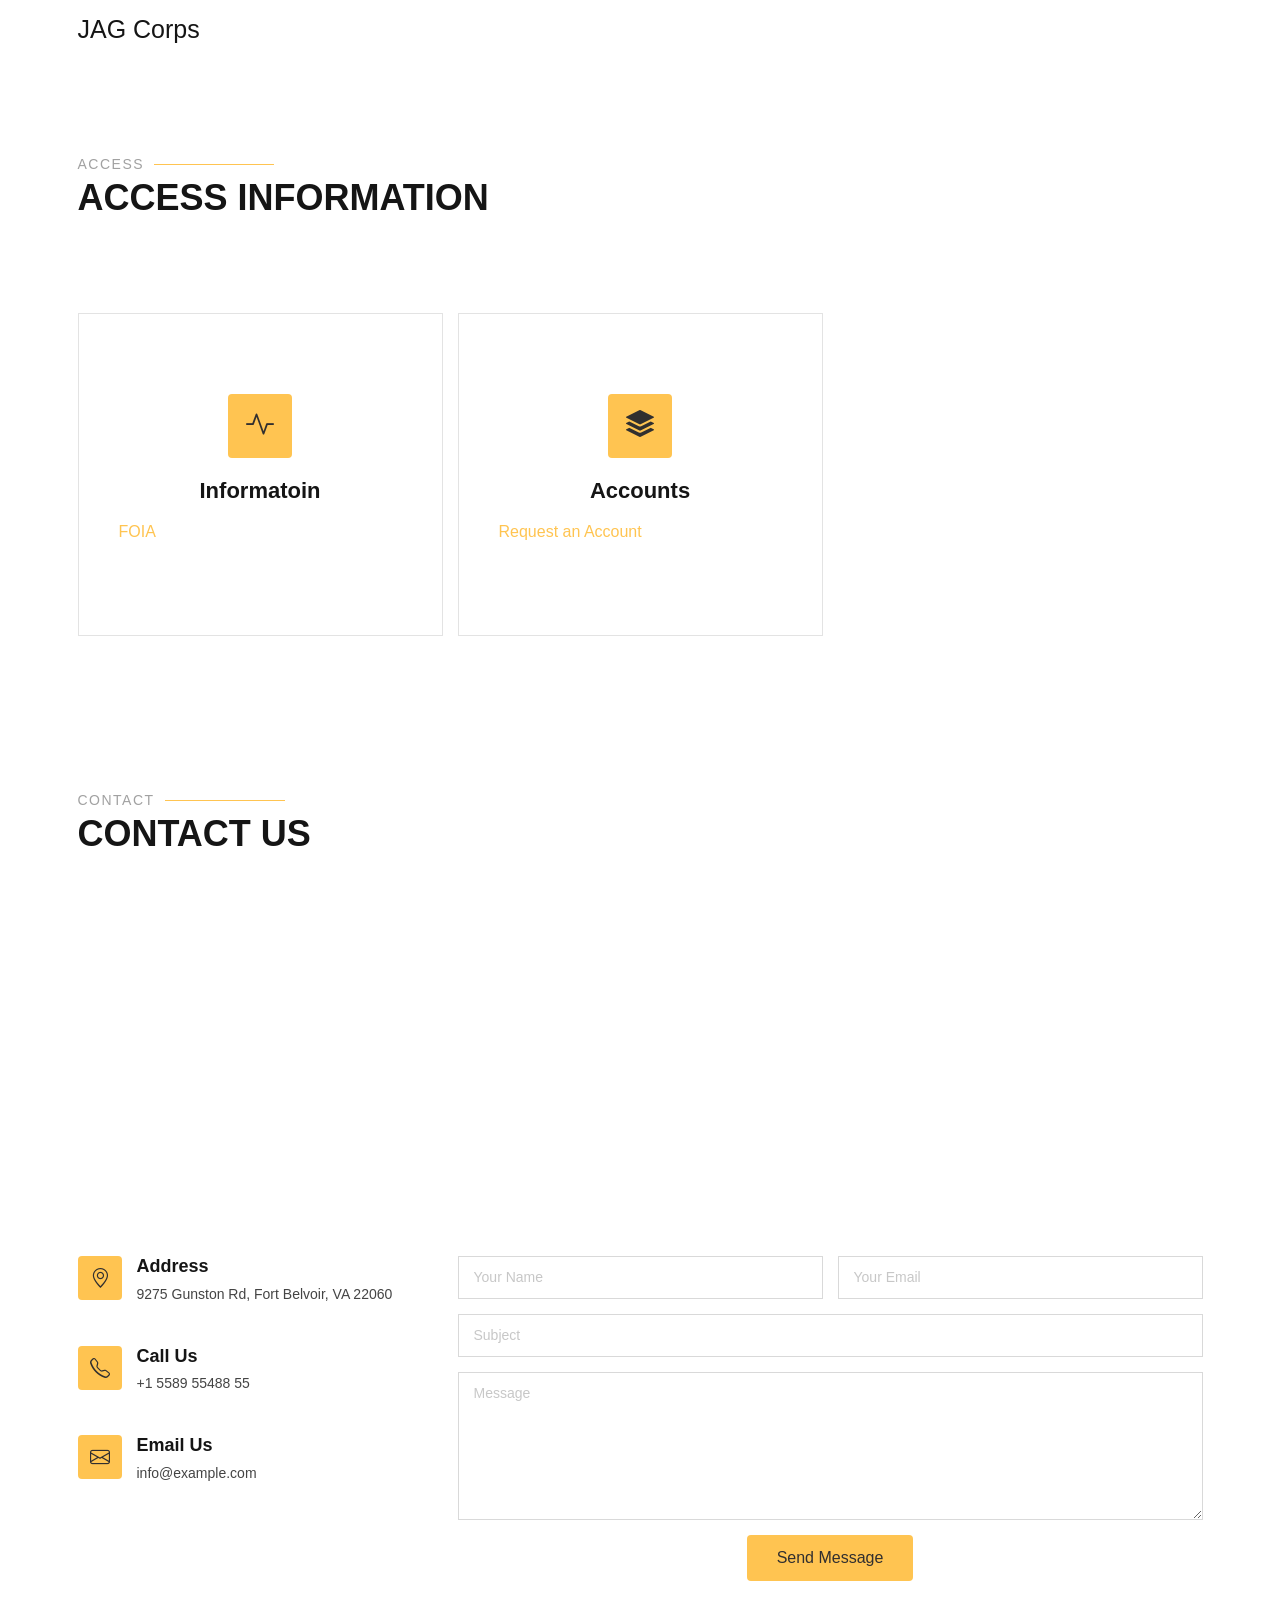
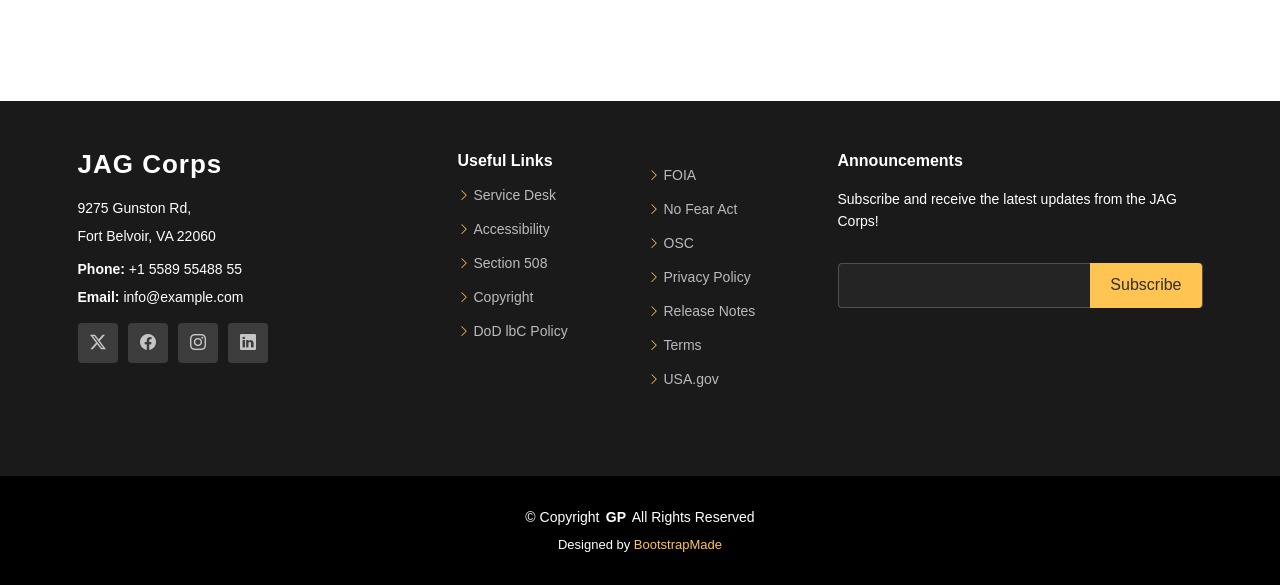
<file: Access.html>
<!DOCTYPE html>
<html lang="en">

<head>
  <meta charset="utf-8">
  <meta content="width=device-width, initial-scale=1.0" name="viewport">
  <title>Index - Gp Bootstrap Template</title>
  <meta content="" name="description">
  <meta content="" name="keywords">

  <!-- Favicons -->
  <link href="assets/img/favicon.png" rel="icon">
  <link href="assets/img/apple-touch-icon.png" rel="apple-touch-icon">

  <!-- Fonts -->
  <link href="https://fonts.googleapis.com" rel="preconnect">
  <link href="https://fonts.gstatic.com" rel="preconnect" crossorigin>
  <link
    href="https://fonts.googleapis.com/css2?family=Roboto:ital,wght@0,100;0,300;0,400;0,500;0,700;0,900;1,100;1,300;1,400;1,500;1,700;1,900&family=Poppins:ital,wght@0,100;0,200;0,300;0,400;0,500;0,600;0,700;0,800;0,900;1,100;1,200;1,300;1,400;1,500;1,600;1,700;1,800;1,900&family=Raleway:ital,wght@0,100;0,200;0,300;0,400;0,500;0,600;0,700;0,800;0,900;1,100;1,200;1,300;1,400;1,500;1,600;1,700;1,800;1,900&display=swap"
    rel="stylesheet">

  <!-- Vendor CSS Files -->
  <link href="assets/vendor/bootstrap/css/bootstrap.min.css" rel="stylesheet">
  <link href="assets/vendor/bootstrap-icons/bootstrap-icons.css" rel="stylesheet">
  <link href="assets/vendor/aos/aos.css" rel="stylesheet">
  <link href="assets/vendor/swiper/swiper-bundle.min.css" rel="stylesheet">
  <link href="assets/vendor/glightbox/css/glightbox.min.css" rel="stylesheet">

  <!-- Main CSS File -->
  <link href="assets/css/main.css" rel="stylesheet">

  <!-- =======================================================
  * Template Name: Gp
  * Template URL: https://bootstrapmade.com/gp-free-multipurpose-html-bootstrap-template/
  * Updated: Jun 14 2024 with Bootstrap v5.3.3
  * Author: BootstrapMade.com
  * License: https://bootstrapmade.com/license/
  ======================================================== -->
</head>

<body class="index-page">

  <header id="header" class="header d-flex align-items-center fixed-top">
    <div class="container-fluid container-xl position-relative d-flex align-items-center justify-content-between">

      <a href="index.html" class="logo d-flex align-items-center me-auto me-lg-0">
        <!-- Uncomment the line below if you also wish to use an image logo -->
        <!-- <img src="assets/img/logo.png" alt=""> -->
        <h1 class="sitename">JAG Corps</h1>
        <!-- <span></span> -->
      </a>

      <nav id="navmenu" class="navmenu">
        <ul>
          <!-- The Home link had class="active" -->
          <li><a href="./index.html" >Home<br></a></li>
          <li><a href="https://www.jagcnet.army.mil/Sites/jagc.nsf/help.xsp" target="_blank">Help</a></li>
          <li><a href="https://www.jagcnet.army.mil/Sites/jagc.nsf/homeContent.xsp?documentId=218620BDB3FCBE65852587F70061B77F" target="_blank">Contact</a></li>
          <li><a href="https://www.army.mil/" target="_blank">U.S Army</a></li>
          <li><a href="https://login.milsuite.mil/?goto=https%3A%2F%2Fwww.milsuite.mil%3A443%2Fbook%2Fcommunity%2Fspaces%2Farmyjag" target="_blank">Milsuite</a></li>
          <!-- <li class="dropdown"><a href="#"><span>Dropdown</span> <i class="bi bi-chevron-down toggle-dropdown"></i></a>
            <ul>
              <li><a href="#">Dropdown 1</a></li>
              <li class="dropdown"><a href="#"><span>Deep Dropdown</span> <i class="bi bi-chevron-down toggle-dropdown"></i></a>
                <ul>
                  <li><a href="#">Deep Dropdown 1</a></li>
                  <li><a href="#">Deep Dropdown 2</a></li>
                  <li><a href="#">Deep Dropdown 3</a></li>
                  <li><a href="#">Deep Dropdown 4</a></li>
                  <li><a href="#">Deep Dropdown 5</a></li>
                </ul>
              </li>
              <li><a href="#">Dropdown 2</a></li>
              <li><a href="#">Dropdown 3</a></li>
              <li><a href="#">Dropdown 4</a></li>
            </ul>
          </li> -->
          <li><a href="#contact">JAGU</a></li>
          <li><a href="#contact">Public Admin Login</a></li>
          <li><a href="#contact">Login to JAGCNet</a></li>
        </ul>
        <i class="mobile-nav-toggle d-xl-none bi bi-list"></i>
      </nav>

      <!-- <a class="btn-getstarted" href="index.html#about">Get Started</a> -->

    </div>
  </header>

  <main class="main">

    <!-- Services Section -->
    <section id="services" class="services section">

      <!-- Section Title -->
      <div class="container section-title" data-aos="fade-up">
        <h2>Access</h2>
        <p>Access Information</p>
      </div><!-- End Section Title -->

      <div class="container">

        <div class="row gy-4">

          <div class="col-lg-4 col-md-6" data-aos="fade-up" data-aos-delay="100">
            <div class="service-item position-relative">
              <div class="icon">
                <i class="bi bi-activity"></i>
              </div>
              <!-- <a href="#" target="_blank" class="stretched-link">
                <h3>U.S. Army Trial Judiciary</h3>
              </a> -->
              <h3>Informatoin</h3>
              <ul class="court">
                <li class="court-li"><a href="https://www.jagcnet.army.mil/FOIA" target="_blank">FOIA</a></li>
                
              </ul>
            </div>
          </div><!-- End Service Item -->

          <div class="col-lg-4 col-md-6" data-aos="fade-up" data-aos-delay="200">
            <div class="service-item position-relative">
              <div class="icon">
                <!-- <i class="bi bi-broadcast"></i> -->
                <i class="bi bi-stack"></i>
              </div>
              <!-- <a href="#" target="_blank" class="stretched-link">
                <h3>U.S. Army Court of Criminal Appeals</h3>
              </a> -->
              <h3>Accounts</h3>
             <ul class="court">
              <li class="court-li"><a href="#" target="_blank">Request an Account</a></li>
             </ul>
            </div>
          </div><!-- End Service Item -->

          

          

  

  
    
    <!-- Contact Section -->
    <section id="contact" class="contact section">

      <!-- Section Title -->
      <div class="container section-title" data-aos="fade-up">
        <h2>Contact</h2>
        <p>Contact Us</p>
      </div><!-- End Section Title -->

      <div class="container" data-aos="fade-up" data-aos-delay="100">

        <div class="mb-5" data-aos="fade-up" data-aos-delay="200">
          <iframe
            src="https://www.google.com/maps/embed?pb=!1m18!1m12!1m3!1d3113.515745473493!2d-77.15207932244438!3d38.70596647176553!2m3!1f0!2f0!3f0!3m2!1i1024!2i768!4f13.1!3m3!1m2!1s0x89b7ac882681f607%3A0x4f75fe2b1d6e60b8!2s9275%20Gunston%20Rd%2C%20Fort%20Belvoir%2C%20VA%2022060!5e0!3m2!1sen!2sus!4v1718736916093!5m2!1sen!2sus"
            width="100%" height="270" style="border:0;" allowfullscreen="" loading="lazy"
            referrerpolicy="no-referrer-when-downgrade"></iframe>
        </div><!-- End Google Maps -->

        <div class="row gy-4">

          <div class="col-lg-4">
            <div class="info-item d-flex" data-aos="fade-up" data-aos-delay="300">
              <i class="bi bi-geo-alt flex-shrink-0"></i>
              <div>
                <h3>Address</h3>
                <p>9275 Gunston Rd, Fort Belvoir, VA 22060</p>
              </div>
            </div><!-- End Info Item -->

            <div class="info-item d-flex" data-aos="fade-up" data-aos-delay="400">
              <i class="bi bi-telephone flex-shrink-0"></i>
              <div>
                <h3>Call Us</h3>
                <p>+1 5589 55488 55</p>
              </div>
            </div><!-- End Info Item -->

            <div class="info-item d-flex" data-aos="fade-up" data-aos-delay="500">
              <i class="bi bi-envelope flex-shrink-0"></i>
              <div>
                <h3>Email Us</h3>
                <p>info@example.com</p>
              </div>
            </div><!-- End Info Item -->

          </div>

          <div class="col-lg-8">
            <form action="forms/contact.php" method="post" class="php-email-form" data-aos="fade-up"
              data-aos-delay="200">
              <div class="row gy-4">

                <div class="col-md-6">
                  <input type="text" name="name" class="form-control" placeholder="Your Name" required="">
                </div>

                <div class="col-md-6 ">
                  <input type="email" class="form-control" name="email" placeholder="Your Email" required="">
                </div>

                <div class="col-md-12">
                  <input type="text" class="form-control" name="subject" placeholder="Subject" required="">
                </div>

                <div class="col-md-12">
                  <textarea class="form-control" name="message" rows="6" placeholder="Message" required=""></textarea>
                </div>

                <div class="col-md-12 text-center">
                  <div class="loading">Loading</div>
                  <div class="error-message"></div>
                  <div class="sent-message">Your message has been sent. Thank you!</div>

                  <button type="submit">Send Message</button>
                </div>

              </div>
            </form>
          </div><!-- End Contact Form -->

        </div>

      </div>

    </section><!-- /Contact Section -->

  </main>

  <footer id="footer" class="footer">

    <div class="footer-top">
      <div class="container">
        <div class="row gy-4">
          <div class="col-lg-4 col-md-6 footer-about">
            <a href="index.html" class="logo d-flex align-items-center">
              <span class="sitename">JAG Corps</span>
            </a>
            <div class="footer-contact pt-3">
              <p>9275 Gunston Rd, </p>
              <p>Fort Belvoir, VA 22060</p>
              <p class="mt-3"><strong>Phone:</strong> <span>+1 5589 55488 55</span></p>
              <p><strong>Email:</strong> <span>info@example.com</span></p>
            </div>
            <div class="social-links d-flex mt-4">
              <a href=""><i class="bi bi-twitter-x"></i></a>
              <a href=""><i class="bi bi-facebook"></i></a>
              <a href=""><i class="bi bi-instagram"></i></a>
              <a href=""><i class="bi bi-linkedin"></i></a>
            </div>
          </div>

          <div class="col-lg-2 col-md-3 footer-links">
            <h4>Useful Links</h4>
              <ul>
                <li><i class="bi bi-chevron-right"></i> <a
                    href="https://www.jagcnet.army.mil/Sites/jagc.nsf/homeContent.xsp?documentId=218620BDB3FCBE65852587F70061B77F"
                    target="_blank"> Service Desk</a></li>
                <li><i class="bi bi-chevron-right"></i> <a href="https://www.army.mil/armyequityandinclusion#org-accessibility"
                    target="_blank"> Accessibility</a></li>
                <li><i class="bi bi-chevron-right"></i> <a href="https://dodcio.defense.gov/DoDSection508/Std_Stmt.aspx"
                    target="_blank"> Section 508</a></li>
                <li><i class="bi bi-chevron-right"></i> <a href="https://www.jagcnet.army.mil/Sites/JAGC.nsf/footerContent.xsp"
                    target="_blank"> Copyright</a></li>
                <li><i class="bi bi-chevron-right"></i> <a href="https://dodcio.defense.gov/DoD-Web-Policy/" target="_blank"> DoD lbC
                    Policy</a></li>
              </ul>
          </div>

          <div class="col-lg-2 col-md-3 footer-links">
            <h4></h4>
            <ul>
              <li><i class="bi bi-chevron-right"></i> <a href="https://www.jagcnet.army.mil/Sites/JAGC.nsf/footerContent.xsp"
                  target="_blank"> FOIA</a></li>
              <li><i class="bi bi-chevron-right"></i> <a href="https://www.army.mil/article/236698" target="_blank"> No Fear Act</a>
              </li>
              <li><i class="bi bi-chevron-right"></i> <a href="https://osc.gov/Pages/About.aspx" target="_blank"> OSC</a></li>
              <li><i class="bi bi-chevron-right"></i> <a href="https://www.jagcnet.army.mil/Sites/JAGC.nsf/footerContent.xsp"
                  target="_blank"> Privacy Policy</a></li>
              <li><i class="bi bi-chevron-right"></i> <a href="https://www.jagcnet.army.mil/Sites/JAGC.nsf/footerContent.xsp"
                  target="_blank"> Release Notes</a></li>
              <li><i class="bi bi-chevron-right"></i> <a href="https://www.jagcnet.army.mil/Sites/JAGC.nsf/footerContent.xsp"
                  target="_blank"> Terms</a></li>
              <li><i class="bi bi-chevron-right"></i> <a href="https://www.usa.gov/" target="_blank"> USA.gov</a></li>
            </ul>
          </div>

          <div class="col-lg-4 col-md-12 footer-newsletter">
            <h4>Announcements</h4>
            <p>Subscribe and receive the latest updates from the JAG Corps!</p>
            <form action="forms/newsletter.php" method="post" class="php-email-form">
              <div class="newsletter-form"><input type="email" name="email"><input type="submit" value="Subscribe">
              </div>
              <div class="loading">Loading</div>
              <div class="error-message"></div>
              <div class="sent-message">Your subscription request has been sent. Thank you!</div>
            </form>
          </div>

        </div>
      </div>
    </div>

    <div class="copyright">
      <div class="container text-center">
        <p>© <span>Copyright</span> <strong class="px-1 sitename">GP</strong> <span>All Rights Reserved</span></p>
        <div class="credits">
          <!-- All the links in the footer should remain intact. -->
          <!-- You can delete the links only if you've purchased the pro version. -->
          <!-- Licensing information: https://bootstrapmade.com/license/ -->
          <!-- Purchase the pro version with working PHP/AJAX contact form: [buy-url] -->
          Designed by <a href="https://bootstrapmade.com/">BootstrapMade</a>
        </div>
      </div>
    </div>

  </footer>

  <!-- Scroll Top -->
  <a href="#" id="scroll-top" class="scroll-top d-flex align-items-center justify-content-center"><i
      class="bi bi-arrow-up-short"></i></a>

  <!-- Preloader -->
  <div id="preloader"></div>

  <!-- Vendor JS Files -->
  <script src="assets/vendor/bootstrap/js/bootstrap.bundle.min.js"></script>
  <script src="assets/vendor/php-email-form/validate.js"></script>
  <script src="assets/vendor/aos/aos.js"></script>
  <script src="assets/vendor/swiper/swiper-bundle.min.js"></script>
  <script src="assets/vendor/glightbox/js/glightbox.min.js"></script>
  <script src="assets/vendor/imagesloaded/imagesloaded.pkgd.min.js"></script>
  <script src="assets/vendor/isotope-layout/isotope.pkgd.min.js"></script>
  <script src="assets/vendor/purecounter/purecounter_vanilla.js"></script>

  <!-- Main JS File -->
  <script src="assets/js/main.js"></script>

</body>

</html>
</file>
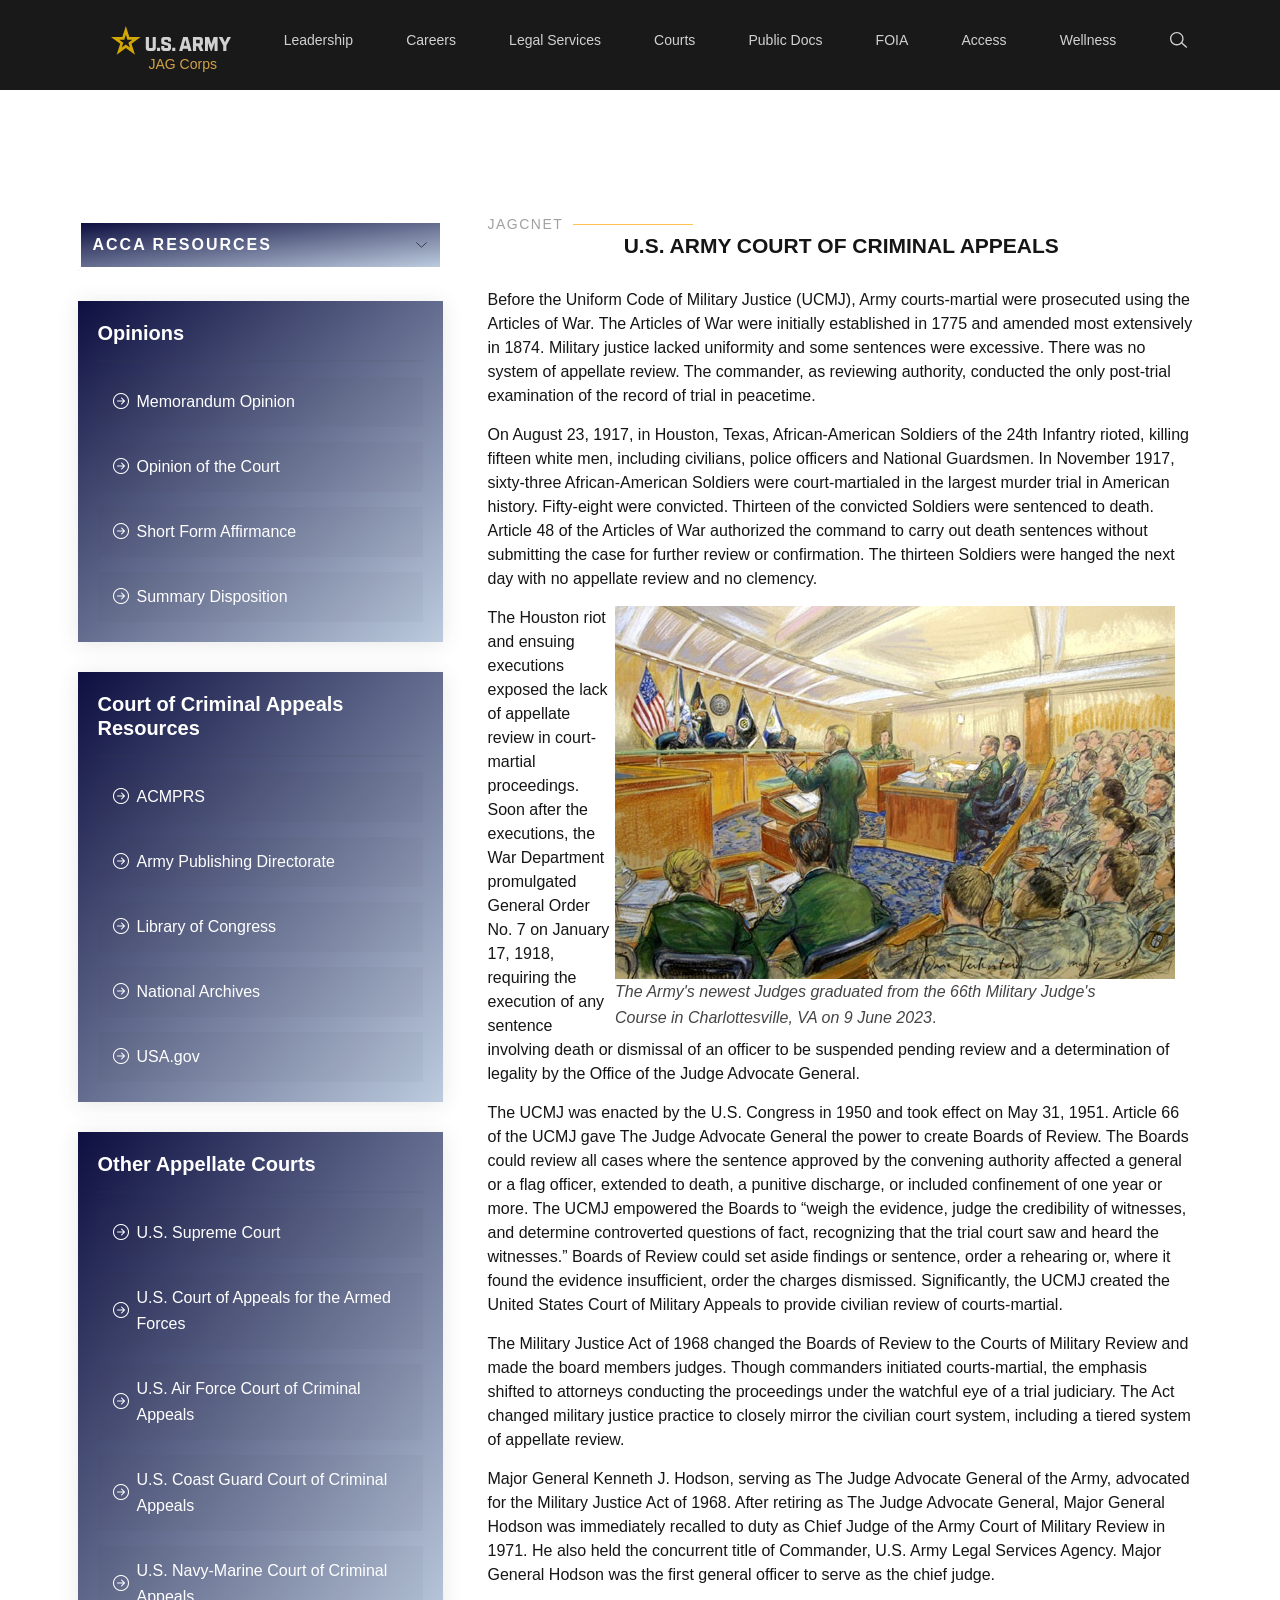
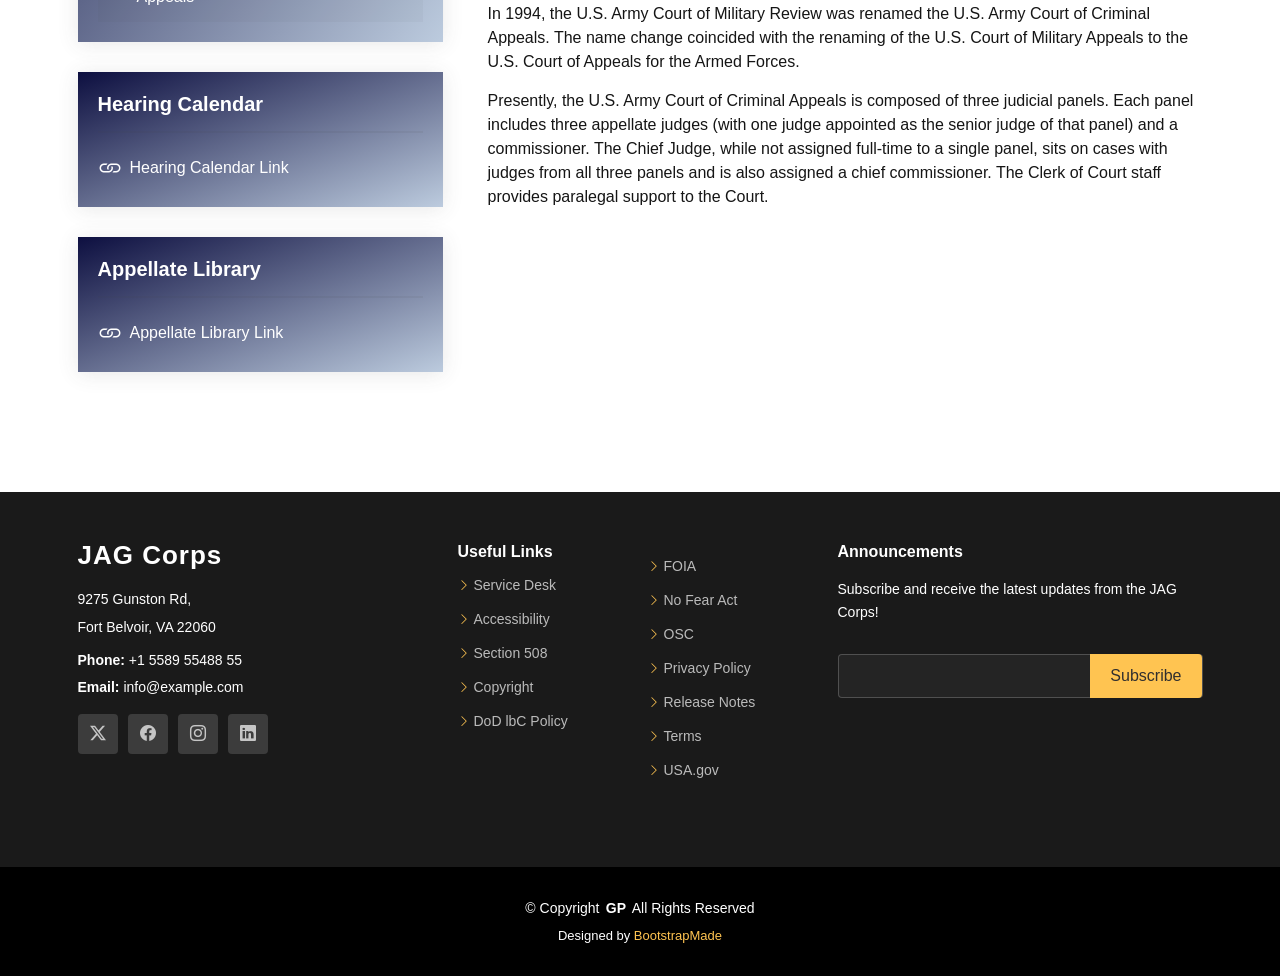
<file: appeals.html>
<!DOCTYPE html>
<html lang="en">

<head>
  <meta charset="utf-8">
  <meta content="width=device-width, initial-scale=1.0" name="viewport">
  <title>Index - Gp Bootstrap Template</title>
  <meta content="" name="description">
  <meta content="" name="keywords">

  <!-- Favicons -->
  <link href="assets/img/favicon.png" rel="icon">
  <link href="assets/img/apple-touch-icon.png" rel="apple-touch-icon">

  <!-- Fonts -->
  <link href="https://fonts.googleapis.com" rel="preconnect">
  <link href="https://fonts.gstatic.com" rel="preconnect" crossorigin>
  <link
    href="https://fonts.googleapis.com/css2?family=Roboto:ital,wght@0,100;0,300;0,400;0,500;0,700;0,900;1,100;1,300;1,400;1,500;1,700;1,900&family=Poppins:ital,wght@0,100;0,200;0,300;0,400;0,500;0,600;0,700;0,800;0,900;1,100;1,200;1,300;1,400;1,500;1,600;1,700;1,800;1,900&family=Raleway:ital,wght@0,100;0,200;0,300;0,400;0,500;0,600;0,700;0,800;0,900;1,100;1,200;1,300;1,400;1,500;1,600;1,700;1,800;1,900&display=swap"
    rel="stylesheet">

  <!-- Vendor CSS Files -->
  <link href="assets/vendor/bootstrap/css/bootstrap.min.css" rel="stylesheet">
  <link href="assets/vendor/bootstrap-icons/bootstrap-icons.css" rel="stylesheet">
  <link href="assets/vendor/aos/aos.css" rel="stylesheet">
  <link href="assets/vendor/swiper/swiper-bundle.min.css" rel="stylesheet">
  <link href="assets/vendor/glightbox/css/glightbox.min.css" rel="stylesheet">

  <!-- Main CSS File -->
  <link href="assets/css/main.css" rel="stylesheet">

  <!-- =======================================================
  * Template Name: Gp
  * Template URL: https://bootstrapmade.com/gp-free-multipurpose-html-bootstrap-template/
  * Updated: Jun 14 2024 with Bootstrap v5.3.3
  * Author: BootstrapMade.com
  * License: https://bootstrapmade.com/license/
  ======================================================== -->
</head>

<body class="index-page service-details-page">

  <!-- Nav wrapper -->
  <div class="nav-container">
    <nav>
      <ul class="mobile-nav">
        <li>
          <div class="menu-icon-container">
            <div class="menu-icon">
              <span class="line-1"></span>
              <span class="line-2"></span>
            </div>
          </div>
        </li>
        <li class="new-mobile-logo">
          <a href="./index.html" class="link-logo" target="_blank">
            <img src="./assets/images/usarmy.svg" alt="" class="img-logo">
          </a>
          <p class="">JAG Corps</p>
        </li>
        <!-- <li>
            <a href="#" class="link-bag"></a>
          </li> -->
      </ul>
      <ul class="desktop-nav">
        <li>
          <a href="./index.html" class="link-logo">
            <img src="./assets/images/usarmy.svg" alt="" class="img-logo">
            <span class="jag-logo">JAG Corps</span>
          </a>
        </li>
        <li>
          <a href="#" class="tab-search" id="tab-search">Leadership</a>
        </li>
        <li>
          <a href="#" class="second-search">Careers</a>
        </li>
        <li>
          <a href="#" class="third-search">Legal Services</a>
        </li>
        <li>
          <a href="#" class="fourth-search">Courts</a>
        </li>
        <li>
          <a href="#" class="five-search">Public Docs</a>
        </li>
        <li>
          <a href="#" class="six-search">FOIA</a>
        </li>
        <li>
          <a href="#" class="seven-search">Access</a>
        </li>
        <li>
          <a href="#" class="eight-search">Wellness</a>
        </li>
        <li>
          <a href="#" class="link-search"></a>
        </li>
        <!-- <li>
                      <a href="#" class="link-bag"></a>
                  </li> -->
      </ul>
    </nav> <!-- End of navigation items -->

    <!-- Search bar code -->
    <div class="search-container hide">
      <div class="link-search"></div>

      <div class="search-bar active">
        <form action="">
          <input type="text" placeholder="Search JAGCNet">
        </form>
      </div>
      <div class="link-close"></div>
      <div class="quick-links">
        <!-- I added a logo here -->
        <!-- <div class="desktop-logo">
            <img src="./assets/images/usarmy.svg" alt="" class="img-logo">
            <span class="jag-logo">JAG Corps</span>
          </div> -->
        <h2>Quick Links</h2>
        <ul class="flex-links">
          <li>
            <a href="https://tjaglcs.army.mil/" target="_blank">Legal Center and School</a>
          </li>
          <li>
            <a href="https://www.jagcnet.army.mil/sites/Advocacy.nsf" target="_blank">Advocacy Center</a>
          </li>
          <li>
            <a href="https://www.jagcnet.army.mil/ppto" target="_blank">Personnel</a>
          </li>
          <li>
            <a href="https://www.jagcnet.army.mil/Sites/CP56.nsf" target="_blank">CP-56</a>
          </li>
          <li>
            <a href="https://www.army.mil/ostc" target="_blank">OSTC</a>
          </li>
          <li>
            <a href="https://www.jagcnet.army.mil/Sites/JAGC.nsf/help.xsp" target="_blank">Help</a>
          </li>
          <li>
            <a href="#">Contact</a>
          </li>
          <li>
            <a href="#">Public Administrator Login</a>
          </li>
          <li>
            <a href="#">Login to JAGCNet</a>
          </li>
        </ul>


      </div>
    </div>

    <!-- Search bar code first link -->
    <div class="search-container first-link hide" id="first-link">
      <div class="link-search"></div>
      <div class="tab-search"></div>
      <div class="search-bar active">
        <form action="">
          <input type="text" placeholder="Search JAGCNet">
        </form>
      </div>
      <div class="firstLink-close"></div>
      <div class="quick-links">
        <!-- <div class="desktop-logo">
            <img src="./assets/images/usarmy.svg" alt="" class="img-logo">
            <span class="jag-logo">JAG Corps</span>
          </div> -->
        <h2>Leadership Links</h2>
        <ul class="flex-links">
          <li>
            <a href="./leader.html" target="_blank">Leadership</a>
          </li>
          <li>
            <a href="https://www.jagcnet.army.mil/Sites/jagc.nsf/homeContent.xsp?open&documentId=DEE613DFEC84B73B852579BC006142CE"
              target="_blank">Mission and Vision</a>
          </li>
          <li>
            <a href="https://www.jagcnet.army.mil/Sites/jagc.nsf/homeContent.xsp?documentId=A7D21BDE69E7A0E685258801005858F8"
              target="_blank">JAG Corps Strategy</a>
          </li>

          <li>
            <a href="https://www.jagcnet.army.mil/Sites/jagc.nsf/91EFF120637EC24D85257DB7005D879C/$File/JAGC%20Poster%202014.pdf"
              target="_blank">JAGC Poster</a>
          </li>


          <li>
            <a href="#">Army OneSource</a>
          </li>
          <li>
            <a href="https://login.milsuite.mil/?goto=https%3A%2F%2Fwww.milsuite.mil%3A443%2F"
              target="_blank">MilSuite</a>
          </li>
          <li>
            <a href="https://www.jagcnet.army.mil/Sites/JAGC.nsf/inMemoriam.xsp" target="_blank">In Memoriam</a>
          </li>
          <li>
            <a href="https://www.jagcnet.army.mil/Sites/JAGC.nsf/46DCA0CA1EE75266852586C5004A681F/$File/US%20Army%20JAG%20Corps%20Four%20Constants%20Smart%20Card.pdf"
              target="_blank">US Army JAG Corps Four “Constants” Smart Card</a>
          </li>
          <li>
            <a href="https://www.jagcnet.army.mil/Sites/JAGC.nsf/homeContent.xsp?open&documentId=7A2BDED61356AFAC852579F400662B36"
              target="_blank">Reserve Army Office Legal Websites</a>
          </li>

        </ul>


      </div>
    </div>

    <!-- Search bar code second link -->
    <div class="search-container second-link hide" id="second-link">
      <div class="link-search"></div>
      <div class="second-search"></div>
      <div class="search-bar active">
        <form action="">
          <input type="text" placeholder="Search Jagcnet">
        </form>
      </div>
      <div class="secondLink-close"></div>
      <div class="quick-links">
        <!-- <div class="desktop-logo">
            <img src="./assets/images/usarmy.svg" alt="" class="img-logo">
            <span class="jag-logo">JAG Corps</span>
          </div> -->
        <h2>Career Links</h2>
        <ul class="flex-links">
          <li>
            <a href="https://www.jagcnet.army.mil/GoArmyJAG" target="_blank">Lawyers</a>
          </li>
          <li>
            <a href="https://www.jagcnet.army.mil/GoArmyJAG" target="_blank">Internship/Externship Program</a>
          </li>
          <li>
            <a href="https://www.jagcnet.army.mil/GoArmyJAG" target="_blank">Paralegals</a>
          </li>
          <li>
            <a href="https://www.jagcnet.army.mil/GoArmyJAG" target="_blank">Civilians</a>
          </li>
          <li>
            <a href="https://myaccess.dmdc.osd.mil/identitymanagement/app/login" target="_blank">Military Spouse
              Attorney Hiring Program</a>
          </li>

        </ul>


      </div>
    </div>
    <!-- Search bar code third link -->
    <div class="search-container third-link hide" id="third-link">
      <div class="link-search"></div>
      <div class="third-search"></div>
      <div class="search-bar active">
        <form action="">
          <input type="text" placeholder="Search Jagcnet">
        </form>
      </div>
      <div class="thirdLink-close"></div>
      <div class="quick-links">
        <!-- <div class="desktop-logo">
            <img src="./assets/images/usarmy.svg" alt="" class="img-logo">
            <span class="jag-logo">JAG Corps</span>
          </div> -->
        <h2>Legal Services Links</h2>
        <ul class="flex-links">
          <li>
            <a href="https://www.jagcnet.army.mil/USARCS" target="_blank">Claims Website</a>
          </li>
          <li>
            <a href="https://www.jagcnet.army.mil/Apps/PCLAIMS/PCLAIMSPublic.nsf" target="_blank">File a Personnel
              Claim</a>
          </li>
          <li>
            <a href="https://www.jagcnet.army.mil/Sites/claims.nsf/homeContent.xsp?documentId=66BD58E0FFF0D03385257ABF0065D596"
              target="_blank">How to File a Tort Claim</a>
          </li>
          <li>
            <a href="https://www.jagcnet.army.mil/Legal" target="_blank">Legal Services Website</a>
          </li>
          <li>
            <a href="https://legalassistance.law.af.mil/" target="_blank">Legal Assistance Offices</a>
          </li>
          <li>
            <a href="https://www.jagcnet.army.mil/Sites/OSC.nsf" target="_blank">Office of the Soldier's Counsel</a>
          </li>
          <li>
            <a href="https://www.jagcnet.army.mil/SLRR" target="_blank">Soldier Legal Readiness Review</a>
          </li>
          <li>
            <a href="https://www.jagcnet.army.mil/SVCounsel" target="_blank">Special Victims' Counsel Program</a>
          </li>
          <li>
            <a href="https://www.jagcnet.army.mil/TDS" target="_blank">Trial Defense Service</a>
          </li>
          <li>
            <a href="#" target="_blank">Online Ethics Training</a>
          </li>
          <li>
            <a href="#" target="_blank">Initial Ethics Training for New Personnel</a>
          </li>
          <li>
            <a href="https://www.jagcnet.army.mil/Sites/ProcurementFraud.nsf" target="_blank">Procurement Fraud
              Division</a>
          </li>
        </ul>


      </div>
    </div>
    <!-- Search bar code fourth link -->
    <div class="search-container fourth-link hide" id="fourth-link">
      <div class="link-search"></div>
      <div class="fourth-search"></div>
      <div class="search-bar active">
        <form action="">
          <input type="text" placeholder="Search Jagcnet">
        </form>
      </div>
      <div class="fourthLink-close"></div>
      <div class="quick-links">
        <!-- <div class="desktop-logo">
            <img src="./assets/images/usarmy.svg" alt="" class="img-logo">
            <span class="jag-logo">JAG Corps</span>
          </div> -->
        <h2>Court Links</h2>
        <ul class="flex-links">
          <li>
            <a href="./judiciary.html" target="_blank">U.S. Army Trial Judiciary</a>
          </li>
          <li>
            <a href="https://www.jagcnet.army.mil/Apps/eDocket/eDocketPublic.nsf" target="_blank">eDocket</a>
          </li>
          <li>
            <a href="#">Random Number Generator (Classic Version)</a>
          </li>
          <li>
            <a href="https://www.jagcnet.army.mil/PMRG" target="_blank">Court-Martial Panel Member
              Randomization Generator</a>
          </li>
          <li>
            <a href="./appeals.html" target="_blank">U.S. Army Court of Criminal Appeals</a>
          </li>
          <li>
            <a href="https://www.jagcnet.army.mil/ACCALibrary/cases/opinions/OC" target="_blank">ACCA APPELLATE
              LIBRARY</a>
          </li>
          <li>
            <a href="https://www.jagcnet.army.mil/RulesofCourt" target="_blank">Rules of the Court</a>
          </li>
          <li>
            <a href="https://www.armfor.uscourts.gov/newcaaf/home.htm" target="_blank">U.S. Court of Appeals for the
              Armed Forces</a>
          </li>
          <li>
            <a href="https://www.supremecourt.gov/" target="_blank">U.S. Supreme Court</a>
          </li>
        </ul>


      </div>
    </div>
    <!-- Search bar code five link -->
    <div class="search-container five-link hide" id="five-link">
      <div class="link-search"></div>
      <div class="five-search"></div>
      <div class="search-bar active">
        <form action="">
          <input type="text" placeholder="Search Jagcnet">
        </form>
      </div>
      <div class="fiveLink-close"></div>
      <div class="quick-links">
        <!-- <div class="desktop-logo">
            <img src="./assets/images/usarmy.svg" alt="" class="img-logo">
            <span class="jag-logo">JAG Corps</span>
          </div> -->
        <h2>Public Libraries</h2>
        <ul class="flex-links">
          <li>
            <a href="#">Administrative and Civil Law</a>
          </li>
          <li>
            <a href="#">Claims</a>
          </li>
          <li>
            <a href="#">Contract and Fiscal law</a>
          </li>
          <li>
            <a href="#">National Security Law</a>
          </li>
          <li>
            <a href="#">Legal Assistance</a>
          </li>
          <li>
            <a href="https://www.jagcnet.army.mil/Sites/jagc.nsf/EE26CE7A9678A67A85257E1300563559/$File/CommandersLegalHandbook.pdf"
              target="_blank">Commander's Legal Handbook</a>
          </li>
          <li>
            <a href="https://www.jagcnet.army.mil/lawofficemanagement" target="_blank">Law Office Management</a>
          </li>
          <li>
            <a href="https://www.jagcnet.army.mil/Sites/JAGC.nsf/F3FBB5D831EAED2F8525855F006400F2/%24File/2019%20Advocacy%20Trainer.pdf"
              target="_blank">Advocacy Trainer (PDF Manual only)</a>
          </li>
          <li>
            <a href="https://www.jagcnet.army.mil/Sites/jagc.nsf/homeContent.xsp?documentId=7C4D0630163282308525855F00647525"
              target="_blank">Advocacy Trainer (PDF Manual and Videos)</a>
          </li>
          <li>
            <a href="#">Pub 1-1</a>
          </li>
          <li>
            <a href="https://www.jagcnet.army.mil/Sites/JAGC.nsf/homeContent.xsp?documentId=6448C92179F9C21C8525897C003AFC80"
              target="_blank">RC PPTO Update</a>
          </li>

        </ul>

      </div>
    </div>


    <!-- Search bar code six link -->
    <div class="search-container six-link hide" id="six-link">
      <div class="link-search"></div>
      <div class="six-search"></div>
      <div class="search-bar active">
        <form action="">
          <input type="text" placeholder="Search Jagcnet">
        </form>
      </div>
      <div class="sixLink-close"></div>
      <div class="quick-links">
        <!-- <div class="desktop-logo">
            <img src="./assets/images/usarmy.svg" alt="" class="img-logo">
            <span class="jag-logo">JAG Corps</span>
          </div> -->
        <h2>FOIA Links</h2>
        <ul class="flex-links">
          <li>
            <a href="#">ACCA Opinions</a>
          </li>
          <li>
            <a href="#">Army Court-Martial Public Record System</a>
          </li>
          <li>
            <a href="#">Army Settlements</a>
          </li>
          <li>
            <a href="#">Bankruptcy Listings</a>
          </li>
          <li>
            <a href="#">FOIA Contact Information</a>
          </li>
          <li>
            <a href="#">Commander's Legal Handbook</a>
          </li>


        </ul>

      </div>
    </div>

    <!-- Search bar code seven link -->
    <div class="search-container seven-link hide" id="seven-link">
      <div class="link-search"></div>
      <div class="seven-search"></div>
      <div class="search-bar active">
        <form action="">
          <input type="text" placeholder="Search Jagcnet">
        </form>
      </div>
      <div class="sevenLink-close"></div>
      <div class="quick-links">
        <!-- <div class="desktop-logo">
            <img src="./assets/images/usarmy.svg" alt="" class="img-logo">
            <span class="jag-logo">JAG Corps</span>
          </div> -->
        <h2>Access Links</h2>
        <ul class="flex-links">
          <li>
            <a href="#">FOIA</a>
          </li>
          <li>
            <a href="#">Request an Account</a>
          </li>
        </ul>

      </div>
    </div>

    <!-- Search bar code eight link -->
    <div class="search-container eight-link hide" id="eight-link">
      <div class="link-search"></div>
      <div class="eight-search"></div>
      <div class="search-bar active">
        <form action="">
          <input type="text" placeholder="Search Jagcnet">
        </form>
      </div>
      <div class="eightLink-close"></div>
      <div class="quick-links">
        <!-- <div class="desktop-logo">
            <img src="./assets/images/usarmy.svg" alt="" class="img-logo">
            <span class="jag-logo">JAG Corps</span>
          </div> -->
        <h2>Wellness Resource Links</h2>
        <ul class="flex-links">
          <li>
            <a href="#">OCONUS Military Family Life Counseling (MFLC) POCs</a>
          </li>
          <li>
            <a href="#">Military Crisis Line</a>
          </li>
          <li>
            <a href="#">Army Suicide Prevention Program</a>
          </li>
          <li>
            <a href="#">Suicide & Crisis Hotline</a>
          </li>
          <li>
            <a href="#">Human Performance Resources (by CHAMP)</a>
          </li>
          <li>
            <a href="#">Health & Wellness (Military OneSource)</a>
          </li>
          <li>
            <a href="#">Mental Health Resources</a>
          </li>
          <li>
            <a href="#">ABA Mental Health Resources</a>
          </li>
          <li>
            <a href="#">Army Resilience Directorate</a>
          </li>
          <li>
            <a href="#">Army Ready and Resilient (R2) Performance Centers</a>
          </li>
          <li>
            <a href="#">Stress and Relaxation Drills</a>
          </li>
          <li>
            <a href="#">Nutrition Tips</a>
          </li>
        </ul>

      </div>
    </div>




    <!-- Mobile Verison -->
    <div class="mobile-search-container">
      <div class="link-search"></div>
      <div class="search-bar">
        <form action="">
          <input type="text" placeholder="Search JAGCNet">
        </form>
      </div>
      <span class="cancel-btn">Cancel</span>
      <div class="quick-links">
        <h2>Quick Links</h2>
        <ul>
          <li>
            <a href="#">Legal Center and School</a>
          </li>
          <li>
            <a href="#">Advocacy Center</a>
          </li>
          <li>
            <a href="#">Personnel</a>
          </li>
          <li>
            <a href="#">CP-56</a>
          </li>
          <li>
            <a href="#">OSTC</a>
          </li>
          <li>
            <a href="#">Help</a>
          </li>
          <li>
            <a href="#">Contact</a>
          </li>
          <li>
            <a href="#">Public Administrator Login</a>
          </li>
          <li>
            <a href="#">Login to JAGCNet</a>
          </li>
        </ul>


      </div>
    </div>

    <!-- leadership Mobile Verison -->
    <div class="firstmobile-search-container hide">
      <div class="link-search"></div>
      <div class="search-bar">
        <form action="">
          <input type="text" placeholder="Search JAGCNet">
        </form>
      </div>
      <span class="cancel-btn">Cancel</span>
      <div class="quick-links">
        <h2>Leadership Links</h2>
        <ul>
          <li>
            <a href="./leader.html">Leadership</a>
          </li>
          <li>
            <a href="#">Mission and Vision</a>
          </li>
          <li>
            <a href="#">JAG Corps Strategy</a>
          </li>
          <li>
            <a href="#">JAGC Poster</a>
          </li>
          <li>
            <a href="#">US Army JAG Corps Four “Constants” Smart Card</a>
          </li>
          <li>
            <a href="#">Reserve Army Office Legal Websites</a>
          </li>
          <li>
            <a href="#">Army OneSource</a>
          </li>
          <li>
            <a href="#">MilSuite</a>
          </li>
          <li>
            <a href="#">In Memoriam</a>
          </li>
        </ul>


      </div>
    </div>

    <!-- Careers Mobile Verison -->
    <div class="secondmobile-search-container hide">
      <div class="link-search"></div>
      <div class="search-bar">
        <form action="">
          <input type="text" placeholder="Search JAGCNet">
        </form>
      </div>
      <span class="cancel-btn">Cancel</span>
      <div class="quick-links">
        <h2>Career Links</h2>
        <ul>
          <li>
            <a href="#">Lawyers</a>
          </li>
          <li>
            <a href="#">Internship/Externship Program</a>
          </li>
          <li>
            <a href="#">Paralegals</a>
          </li>
          <li>
            <a href="#">Military Spouse Attorney Hiring Program</a>
          </li>
        </ul>


      </div>
    </div>

    <!-- Legal Services Mobile Verison -->
    <div class="thirdmobile-search-container hide">
      <div class="link-search"></div>
      <div class="search-bar">
        <form action="">
          <input type="text" placeholder="Search JAGCNet">
        </form>
      </div>
      <span class="cancel-btn">Cancel</span>
      <div class="quick-links">
        <h2>Legal Services</h2>
        <ul>
          <li>
            <a href="#">Claims Website</a>
          </li>
          <li>
            <a href="#">File a Personnel Claim</a>
          </li>
          <li>
            <a href="#">How to File a Tort Claim</a>
          </li>
          <li>
            <a href="#">Legal Services Website</a>
          </li>
          <li>
            <a href="#">Legal Assistance Offices</a>
          </li>
          <li>
            <a href="#">Office of the Soldier's Counsel</a>
          </li>
          <li>
            <a href="#">Soldier Legal Readiness Review</a>
          </li>
          <li>
            <a href="#">Special Victims' Counsel Program</a>
          </li>
          <li>
            <a href="#">Trial Defense Service</a>
          </li>
          <li>
            <a href="#">Online Ethics Training</a>
          </li>
          <li>
            <a href="#">Initial Ethics Training for New Personnel</a>
          </li>
          <li>
            <a href="#">Procurement Fraud Division</a>
          </li>
        </ul>
      </div>
    </div>
    <!-- Courts Mobile Verison -->
    <div class="fourthmobile-search-container hide">
      <div class="link-search"></div>
      <div class="search-bar">
        <form action="">
          <input type="text" placeholder="Search JAGCNet">
        </form>
      </div>
      <span class="cancel-btn">Cancel</span>
      <div class="quick-links">
        <h2>Court Links</h2>
        <ul>
          <li>
            <a href="./judiciary.html">U.S. Army Trial Judiciary (Website)</a>
          </li>
          <li>
            <a href="#">U.S. Army Trial Judiciary (Website)</a>
          </li>
          <li>
            <a href="#">Random Number Generator (Classic Version)</a>
          </li>
          <li>
            <a href="#">Court-Martial Panel Randomization Generator</a>
          </li>
          <li>
            <a href="./appeals.html">U.S. Army Court of Criminal Appeals (Website)</a>
          </li>
          <li>
            <a href="#">U.S. Army Court of Criminal Appeals (Opinions)</a>
          </li>
          <li>
            <a href="#">Rules of the Court</a>
          </li>
          <li>
            <a href="#">U.S. Court of Appeals for the Armed Forces</a>
          </li>
          <li>
            <a href="#">U.S. Supreme Court</a>
          </li>
        </ul>
      </div>
    </div>

    <!-- Public Docs Mobile Verison -->
    <div class="fivemobile-search-container hide">
      <div class="link-search"></div>
      <div class="search-bar">
        <form action="">
          <input type="text" placeholder="Search JAGCNet">
        </form>
      </div>
      <span class="cancel-btn">Cancel</span>
      <div class="quick-links">
        <h2>Public Doc Links</h2>
        <ul>
          <li>
            <a href="#">Administrative and Civil Law</a>
          </li>
          <li>
            <a href="#">Claims</a>
          </li>
          <li>
            <a href="#">National Security Law</a>
          </li>
          <li>
            <a href="#">Legal Assistance</a>
          </li>
          <li>
            <a href="#">Commander's Legal Handbook</a>
          </li>
          <li>
            <a href="#">Law Office Management</a>
          </li>
          <li>
            <a href="#">Advocacy Trainer (PDF Manual only)</a>
          </li>
          <li>
            <a href="#">Advocacy Trainer (PDF Manual and Videos)</a>
          </li>
          <li>
            <a href="#">Pub 1-1</a>
          </li>
          <li>
            <a href="#">RC PPTO Update</a>
          </li>
        </ul>
      </div>
    </div>

    <!-- FOIA Mobile Verison -->
    <div class="sixmobile-search-container hide">
      <div class="link-search"></div>
      <div class="search-bar">
        <form action="">
          <input type="text" placeholder="Search JAGCNet">
        </form>
      </div>
      <span class="cancel-btn">Cancel</span>
      <div class="quick-links">
        <h2>FOIA Links</h2>
        <ul>
          <li>
            <a href="#">ACCA Opinions</a>
          </li>
          <li>
            <a href="#">Army Court-Martial Public Record System</a>
          </li>
          <li>
            <a href="#">Army Settlements</a>
          </li>
          <li>
            <a href="#">Bankruptcy Listings</a>
          </li>
          <li>
            <a href="#">FOIA Contact Information</a>
          </li>
        </ul>
      </div>
    </div>

    <!-- Access Mobile Verison -->
    <div class="sevenmobile-search-container hide">
      <div class="link-search"></div>
      <div class="search-bar">
        <form action="">
          <input type="text" placeholder="Search JAGCNet">
        </form>
      </div>
      <span class="cancel-btn">Cancel</span>
      <div class="quick-links">
        <h2>Access Links</h2>
        <ul>
          <li>
            <a href="#">FOIA</a>
          </li>
          <li>
            <a href="#">Request an Account</a>
          </li>
        </ul>
      </div>
    </div>
    <!-- Wellness Mobile Verison -->
    <div class="eightmobile-search-container hide">
      <div class="link-search"></div>
      <div class="search-bar">
        <form action="">
          <input type="text" placeholder="Search JAGCNet">
        </form>
      </div>
      <span class="cancel-btn">Cancel</span>
      <div class="quick-links">
        <h2>Wellness Links</h2>
        <ul>
          <li>
            <a href="#">OCONUS Military Family Life Counseling (MFLC) POCs</a>
          </li>
          <li>
            <a href="#">Military Crisis Line</a>
          </li>
          <li>
            <a href="#">Army Suicide Prevention Program</a>
          </li>
          <li>
            <a href="#">Suicide & Crisis Hotline</a>
          </li>
          <li>
            <a href="#">Human Performance Resources (by CHAMP)</a>
          </li>
          <li>
            <a href="#">Health & Wellness (Military OneSource)</a>
          </li>
          <li>
            <a href="#">Mental Health Resources</a>
          </li>
          <li>
            <a href="#">ABA Mental Health Resources</a>
          </li>
          <li>
            <a href="#">Army Resilience Directorate</a>
          </li>
          <li>
            <a href="#">Army Ready and Resilient (R2) Performance Centers</a>
          </li>
          <li>
            <a href="#">Stress and Relaxation Drills</a>
          </li>
          <li>
            <a href="#">Nutrition Tips</a>
          </li>
        </ul>
      </div>
    </div>

  </div><!-- End  Nav wrapper -->

  <!-- This is code for the overlay feature -->
  <div class="overlay"></div>






  <main class="main">




    <!-- /Call To Action Section -->
    <!-- Team Section -->
    <section id="team" class="team section">
      
        <!-- <p>U.S Army Court of Criminal Appeals</p> -->

        <main class="main">
          <!-- Service Details Section -->
          <section id="service-details" class="service-details section">
            <div class="container">
              <div class="row gy-5">

                <div class="col-lg-4" data-aos="fade-up" data-aos-delay="100">

                  <!-- accordion code starts here -->
                  <div class="accordion accordion-flush" id="accordionFlushExample">
                    <!-- button two -->
                    <div class="accordion-item">
                      <h2 class="accordion-header" id="flush-headingTwo">
                        <button class="accordion-button collapsed button-54" type="button" data-bs-toggle="collapse"
                          data-bs-target="#flush-collapseTwo" aria-expanded="false" aria-controls="flush-collapseTwo">
                          ACCA Resources
                        </button>
                      </h2>
                      <div id="flush-collapseTwo" class="accordion-collapse collapse" aria-labelledby="flush-headingTwo"
                        data-bs-parent="#accordionFlushExample">
                        <div class="accordion-body service-box">
                          <div class="services-list">
                            <a href="https://www.jagcnet.army.mil/Sites/acca.nsf/C1A77A9FB2B764DA8525856F006849AA/$FILE/ACCA%20R.%2035%20(Interim)%20(19%20May%202020).doc.pdf"
                              target="_blank"><i class="bi bi-filetype-pdf"></i><span>Rules of the Court - Rule 35 (interim 19 May 2020)</span></a>
                            <a href="https://www.jagcnet.army.mil/sites/acca.nsf/2D75C9BE986E0DD885257B4300516990/$FILE/ACCA%20Rules%2020190115.pdf" target="_blank"><i class="bi bi-filetype-pdf"></i><span>Rules of the Court - Effective 15 January 2019</span></a>
                            <a href="https://www.jagcnet.army.mil/sites/acca.nsf/2D75C9BE986E0DD885257B4300516990/$FILE/ACCA%20Rules%2020180601.pdf" target="_blank"><i class="bi bi-filetype-pdf"></i><span>Rules of the Court - Effective 1 June 2018</span></a>
                            <a href="https://www.jagcnet.army.mil/sites/acca.nsf/419D161BF775C46985257B4300518A1D/$FILE/ACCA%20Bar%20Admissions.pdf" target="_blank"><i class="bi bi-filetype-pdf"></i><span>Bar Admission</span></a>
                            <a href="https://www.jagcnet.army.mil/sites/acca.nsf/0966CD5135CA002785257B430051E7DB/$FILE/Notice%20of%20Appearance.pdf" target="_blank"><i class="bi bi-filetype-pdf"></i><span>Notice of Appearance</span></a>
                            <a href="https://www.jagcnet.army.mil/sites/acca.nsf/0EC84A8BB0228E7E85257B430052014A/$FILE/ACCA%20Citation%20Guide.pdf" target="_blank"><i class="bi bi-filetype-pdf"></i><span>Army Court Citation Guide</span></a>
                            <a href="https://www.jagcnet.army.mil/Sites/ACCA.nsf/homeContent.xsp?open&documentId=D851EE1F7930583585257B43005231B0" target="_blank"><i class="bi bi-arrow-right-circle"></i><span>History of the Court</span></a>
                            <a href="https://www.jagcnet.army.mil/Sites/ACCA.nsf/homeContent.xsp?open&documentId=22563C2CF5F522C885257B4300524AB4" target="_blank"><i class="bi bi-arrow-right-circle"></i><span>Contact Us</span></a>
                            <a href="https://www.jagcnet.army.mil/TDS" target="_blank"><i
                                class="bi bi-arrow-right-circle"></i><span>References / Regulations / Pamphlets</span></a>
                            <a href="https://www.jagcnet.army.mil/Sites/ACCA.nsf/homeContent.xsp?open&documentId=9FB06303763F8D9A85257B430052AA36" target="_blank"><i class="bi bi-arrow-right-circle"></i><span>Request Records</span></a>
                            <a href="https://www.jagcnet.army.mil/Sites/ACCA.nsf/homeContent.xsp?open&documentId=5D43DA05091A516B85257B43005496C2" target="_blank"><i class="bi bi-arrow-right-circle"></i><span>Reading Room</span></a>
                    
                          </div>
                        </div>
                      </div>
                    </div><!-- button two end -->
                    <div class="service-box">
                      <h4>Opinions</h4>
                      <div class="services-list">
                        <a href="https://www.jagcnet.army.mil/ACCALibrary/cases/opinions/MO"
                          target="_blank"><i class="bi bi-arrow-right-circle"></i><span>Memorandum Opinion</span></a>
                        <a href="https://www.jagcnet.army.mil/ACCALibrary/cases/opinions/OC" target="_blank"><i
                            class="bi bi-arrow-right-circle"></i><span>Opinion of the Court</span></a>
                        <a href="https://www.jagcnet.army.mil/ACCALibrary/cases/opinions/SF" target="_blank"><i class="bi bi-arrow-right-circle"></i><span>Short Form Affirmance</span></a>
                        <a href="https://www.jagcnet.army.mil/ACCALibrary/cases/opinions/SD" target="_blank"><i class="bi bi-arrow-right-circle"></i><span>Summary Disposition</span></a>
                      </div>
                    </div><!-- End Services List -->
                    <div class="service-box">
                      <h4>Court of Criminal Appeals Resources</h4>
                      <div class="services-list">
                        <a href="https://www.jagcnet.army.mil/ACMPRS"
                          target="_blank"><i class="bi bi-arrow-right-circle"></i><span>ACMPRS</span></a>
                        <a href="https://armypubs.army.mil/" target="_blank"><i
                            class="bi bi-arrow-right-circle"></i><span>Army Publishing Directorate</span></a>
                        <a href="https://www.loc.gov/collections/military-legal-resources/?q=" target="_blank"><i class="bi bi-arrow-right-circle"></i><span>Library of Congress</span></a>
                        <a href="https://www.archives.gov/" target="_blank"><i class="bi bi-arrow-right-circle"></i><span>National Archives</span></a>
                        <a href="https://www.usa.gov/" target="_blank"><i class="bi bi-arrow-right-circle"></i><span>USA.gov</span></a>
                      </div>
                    </div><!-- End Services List -->
                    <div class="service-box">
                      <h4>Other Appellate Courts</h4>
                      <div class="services-list">
                        <a href="https://www.supremecourt.gov/"
                          target="_blank"><i class="bi bi-arrow-right-circle"></i><span>U.S. Supreme Court</span></a>
                        <a href="https://www.armfor.uscourts.gov/newcaaf/home.htm" target="_blank"><i
                            class="bi bi-arrow-right-circle"></i><span>U.S. Court of Appeals for the Armed Forces</span></a>
                        <a href="https://afcca.law.af.mil/" target="_blank"><i class="bi bi-arrow-right-circle"></i><span>U.S. Air Force Court of Criminal Appeals</span></a>
                        <a href="https://www.uscg.mil/legal/cca/Court_of_Criminal_Appeals" target="_blank"><i class="bi bi-arrow-right-circle"></i><span>U.S. Coast Guard Court of Criminal Appeals</span></a>
                        <a href="https://www.jag.navy.mil/nmcca.htm" target="_blank"><i class="bi bi-arrow-right-circle"></i><span>U.S. Navy-Marine Court of Criminal Appeals</span></a>
                      </div>
                    </div><!-- End Services List -->
                    <div class="service-box">
                      <h4>Hearing Calendar</h4>
                      <div class="download-catalog">
                        <a href="https://www.jagcnet.army.mil/ACCALibrary/cases/upcominghearings" target="_blank"><i class="bi bi-link"></i><span>Hearing
                            Calendar Link</span></a>
                    
                      </div>
                    </div><!-- End Services List -->
                    <div class="service-box">
                      <h4>Appellate Library</h4>
                      <div class="download-catalog">
                        <a href="https://www.jagcnet.army.mil/ACCALibrary/cases?categoryKey=pending" target="_blank"><i
                            class="bi bi-link"></i><span>Appellate Library Link</span></a>
                    
                      </div>
                    </div><!-- End Services List -->
                  </div> <!-- accordion code ends here -->

                </div><!-- end of the 1st secton  -->
                <!-- Section Title -->
                <div class="col-lg-8 ps-lg-5" data-aos="fade-up" data-aos-delay="200">
                  <div class="container section-title" data-aos="fade-up">
                    <h2>JAGCNet</h2>
                    <p class="new-title">U.S. Army Court of Criminal Appeals</p>
                <p class="leader-style">Before the Uniform Code of Military Justice (UCMJ), Army courts-martial were prosecuted using the Articles of War. The
                Articles of War were initially established in 1775 and amended most extensively in 1874. Military justice lacked
                uniformity and some sentences were excessive. There was no system of appellate review. The commander, as reviewing
                authority, conducted the only post-trial examination of the record of trial in peacetime.</p>
                  
                <p class="leader-style">On August 23, 1917, in Houston, Texas, African-American Soldiers of the 24th Infantry rioted, killing fifteen white men,
                including civilians, police officers and National Guardsmen. In November 1917, sixty-three African-American Soldiers
                were court-martialed in the largest murder trial in American history. Fifty-eight were convicted. Thirteen of the
                convicted Soldiers were sentenced to death. Article 48 of the Articles of War authorized the command to carry out death
                sentences without submitting the case for further review or confirmation. The thirteen Soldiers were hanged the next day
                with no appellate review and no clemency.</p>
                <figure class="left">
                  <img class="judical-img" src="./assets/img/drawing.png" alt="">
                  <figcaption><i>The Army's newest Judges graduated from the 66th Military Judge's <br> Course in Charlottesville, VA on
                      9 June 2023</i>.</figcaption>
                </figure>
                <p class="leader-style">The Houston riot and ensuing executions exposed the lack of appellate review in court-martial proceedings. Soon after
                the executions, the War Department promulgated General Order No. 7 on January 17, 1918, requiring the execution of any
                sentence involving death or dismissal of an officer to be suspended pending review and a determination of legality by
                the Office of the Judge Advocate General.</p>
                <p class="leader-style">The UCMJ was enacted by the U.S. Congress in 1950 and took effect on May 31, 1951. Article 66 of the UCMJ gave The Judge
                Advocate General the power to create Boards of Review. The Boards could review all cases where the sentence approved by
                the convening authority affected a general or a flag officer, extended to death, a punitive discharge, or included
                confinement of one year or more. The UCMJ empowered the Boards to “weigh the evidence, judge the credibility of
                witnesses, and determine controverted questions of fact, recognizing that the trial court saw and heard the witnesses.”
                Boards of Review could set aside findings or sentence, order a rehearing or, where it found the evidence insufficient,
                order the charges dismissed. Significantly, the UCMJ created the United States Court of Military Appeals to provide
                civilian review of courts-martial.</p>
                <p class="leader-style">The Military Justice Act of 1968 changed the Boards of Review to the Courts of Military Review and made the board
                members judges. Though commanders initiated courts-martial, the emphasis shifted to attorneys conducting the proceedings
                under the watchful eye of a trial judiciary. The Act changed military justice practice to closely mirror the civilian
                court system, including a tiered system of appellate review.</p>
              
                <p class="leader-style">Major General Kenneth J. Hodson, serving as The Judge Advocate General of the Army, advocated for the Military Justice
                Act of 1968. After retiring as The Judge Advocate General, Major General Hodson was immediately recalled to duty as
                Chief Judge of the Army Court of Military Review in 1971. He also held the concurrent title of Commander, U.S. Army
                Legal Services Agency. Major General Hodson was the first general officer to serve as the chief judge.
                </p>
                <p class="leader-style">In 1994, the U.S. Army Court of Military Review was renamed the U.S. Army Court of Criminal Appeals. The name change
                coincided with the renaming of the U.S. Court of Military Appeals to the U.S. Court of Appeals for the Armed Forces.
                </p>
                <p class="leader-style">Presently, the U.S. Army Court of Criminal Appeals is composed of three judicial panels. Each panel includes three
                appellate judges (with one judge appointed as the senior judge of that panel) and a commissioner. The Chief Judge, while
                not assigned full-time to a single panel, sits on cases with judges from all three panels and is also assigned a chief
                commissioner. The Clerk of Court staff provides paralegal support to the Court.
                </p>
                  
                 
                </div>
              </div>
            </div>
          </section><!-- /Service Details Section -->
        </main>



      </div><!-- End Section Title -->




    </section><!-- /Team Section -->




  </main>

  <footer id="footer" class="footer">

    <div class="footer-top">
      <div class="container">
        <div class="row gy-4">
          <div class="col-lg-4 col-md-6 footer-about">
            <a href="index.html" class="logo d-flex align-items-center">
              <span class="sitename">JAG Corps</span>
            </a>
            <div class="footer-contact pt-3">
              <p>9275 Gunston Rd, </p>
              <p>Fort Belvoir, VA 22060</p>
              <p class="mt-3"><strong>Phone:</strong> <span>+1 5589 55488 55</span></p>
              <p><strong>Email:</strong> <span>info@example.com</span></p>
            </div>
            <div class="social-links d-flex mt-4">
              <a href=""><i class="bi bi-twitter-x"></i></a>
              <a href=""><i class="bi bi-facebook"></i></a>
              <a href=""><i class="bi bi-instagram"></i></a>
              <a href=""><i class="bi bi-linkedin"></i></a>
            </div>
          </div>

          <div class="col-lg-2 col-md-3 footer-links">
            <h4>Useful Links</h4>
            <ul>
              <li><i class="bi bi-chevron-right"></i> <a href="./helpdesk.html" target="_blank"> Service Desk</a></li>
              <li><i class="bi bi-chevron-right"></i> <a
                  href="https://www.army.mil/armyequityandinclusion#org-accessibility" target="_blank">
                  Accessibility</a></li>
              <li><i class="bi bi-chevron-right"></i> <a href="https://dodcio.defense.gov/DoDSection508/Std_Stmt.aspx"
                  target="_blank"> Section 508</a></li>
              <li><i class="bi bi-chevron-right"></i> <a
                  href="https://www.jagcnet.army.mil/Sites/JAGC.nsf/footerContent.xsp" target="_blank"> Copyright</a>
              </li>
              <li><i class="bi bi-chevron-right"></i> <a href="https://dodcio.defense.gov/DoD-Web-Policy/"
                  target="_blank"> DoD lbC
                  Policy</a></li>
            </ul>
          </div>

          <div class="col-lg-2 col-md-3 footer-links">
            <h4></h4>
            <ul>
              <li><i class="bi bi-chevron-right"></i> <a
                  href="https://www.jagcnet.army.mil/Sites/JAGC.nsf/footerContent.xsp" target="_blank"> FOIA</a></li>
              <li><i class="bi bi-chevron-right"></i> <a href="https://www.army.mil/article/236698" target="_blank"> No
                  Fear Act</a>
              </li>
              <li><i class="bi bi-chevron-right"></i> <a href="https://osc.gov/Pages/About.aspx" target="_blank">
                  OSC</a></li>
              <li><i class="bi bi-chevron-right"></i> <a
                  href="https://www.jagcnet.army.mil/Sites/JAGC.nsf/footerContent.xsp" target="_blank"> Privacy
                  Policy</a></li>
              <li><i class="bi bi-chevron-right"></i> <a
                  href="https://www.jagcnet.army.mil/Sites/JAGC.nsf/footerContent.xsp" target="_blank"> Release
                  Notes</a></li>
              <li><i class="bi bi-chevron-right"></i> <a
                  href="https://www.jagcnet.army.mil/Sites/JAGC.nsf/footerContent.xsp" target="_blank"> Terms</a></li>
              <li><i class="bi bi-chevron-right"></i> <a href="https://www.usa.gov/" target="_blank"> USA.gov</a></li>
            </ul>
          </div>

          <div class="col-lg-4 col-md-12 footer-newsletter">
            <h4>Announcements</h4>
            <p>Subscribe and receive the latest updates from the JAG Corps!</p>
            <form action="forms/newsletter.php" method="post" class="php-email-form">
              <div class="newsletter-form"><input type="email" name="email"><input type="submit" value="Subscribe">
              </div>
              <div class="loading">Loading</div>
              <div class="error-message"></div>
              <div class="sent-message">Your subscription request has been sent. Thank you!</div>
            </form>
          </div>

        </div>
      </div>
    </div>

    <div class="copyright">
      <div class="container text-center">
        <p>© <span>Copyright</span> <strong class="px-1 sitename">GP</strong> <span>All Rights Reserved</span></p>
        <div class="credits">
          <!-- All the links in the footer should remain intact. -->
          <!-- You can delete the links only if you've purchased the pro version. -->
          <!-- Licensing information: https://bootstrapmade.com/license/ -->
          <!-- Purchase the pro version with working PHP/AJAX contact form: [buy-url] -->
          Designed by <a href="https://bootstrapmade.com/">BootstrapMade</a>
        </div>
      </div>
    </div>

  </footer>

  <!-- Scroll Top -->
  <a href="#" id="scroll-top" class="scroll-top d-flex align-items-center justify-content-center"><i
      class="bi bi-arrow-up-short"></i></a>

  <!-- Preloader -->
  <div id="preloader"></div>

  <!-- Vendor JS Files -->
  <script src="assets/vendor/bootstrap/js/bootstrap.bundle.min.js"></script>
  <script src="assets/vendor/php-email-form/validate.js"></script>
  <script src="assets/vendor/aos/aos.js"></script>
  <script src="assets/vendor/swiper/swiper-bundle.min.js"></script>
  <script src="assets/vendor/glightbox/js/glightbox.min.js"></script>
  <script src="assets/vendor/imagesloaded/imagesloaded.pkgd.min.js"></script>
  <script src="assets/vendor/isotope-layout/isotope.pkgd.min.js"></script>
  <script src="assets/vendor/purecounter/purecounter_vanilla.js"></script>

  <!-- Main JS File -->
  <script src="assets/js/main.js"></script>

</body>

</html>
</file>
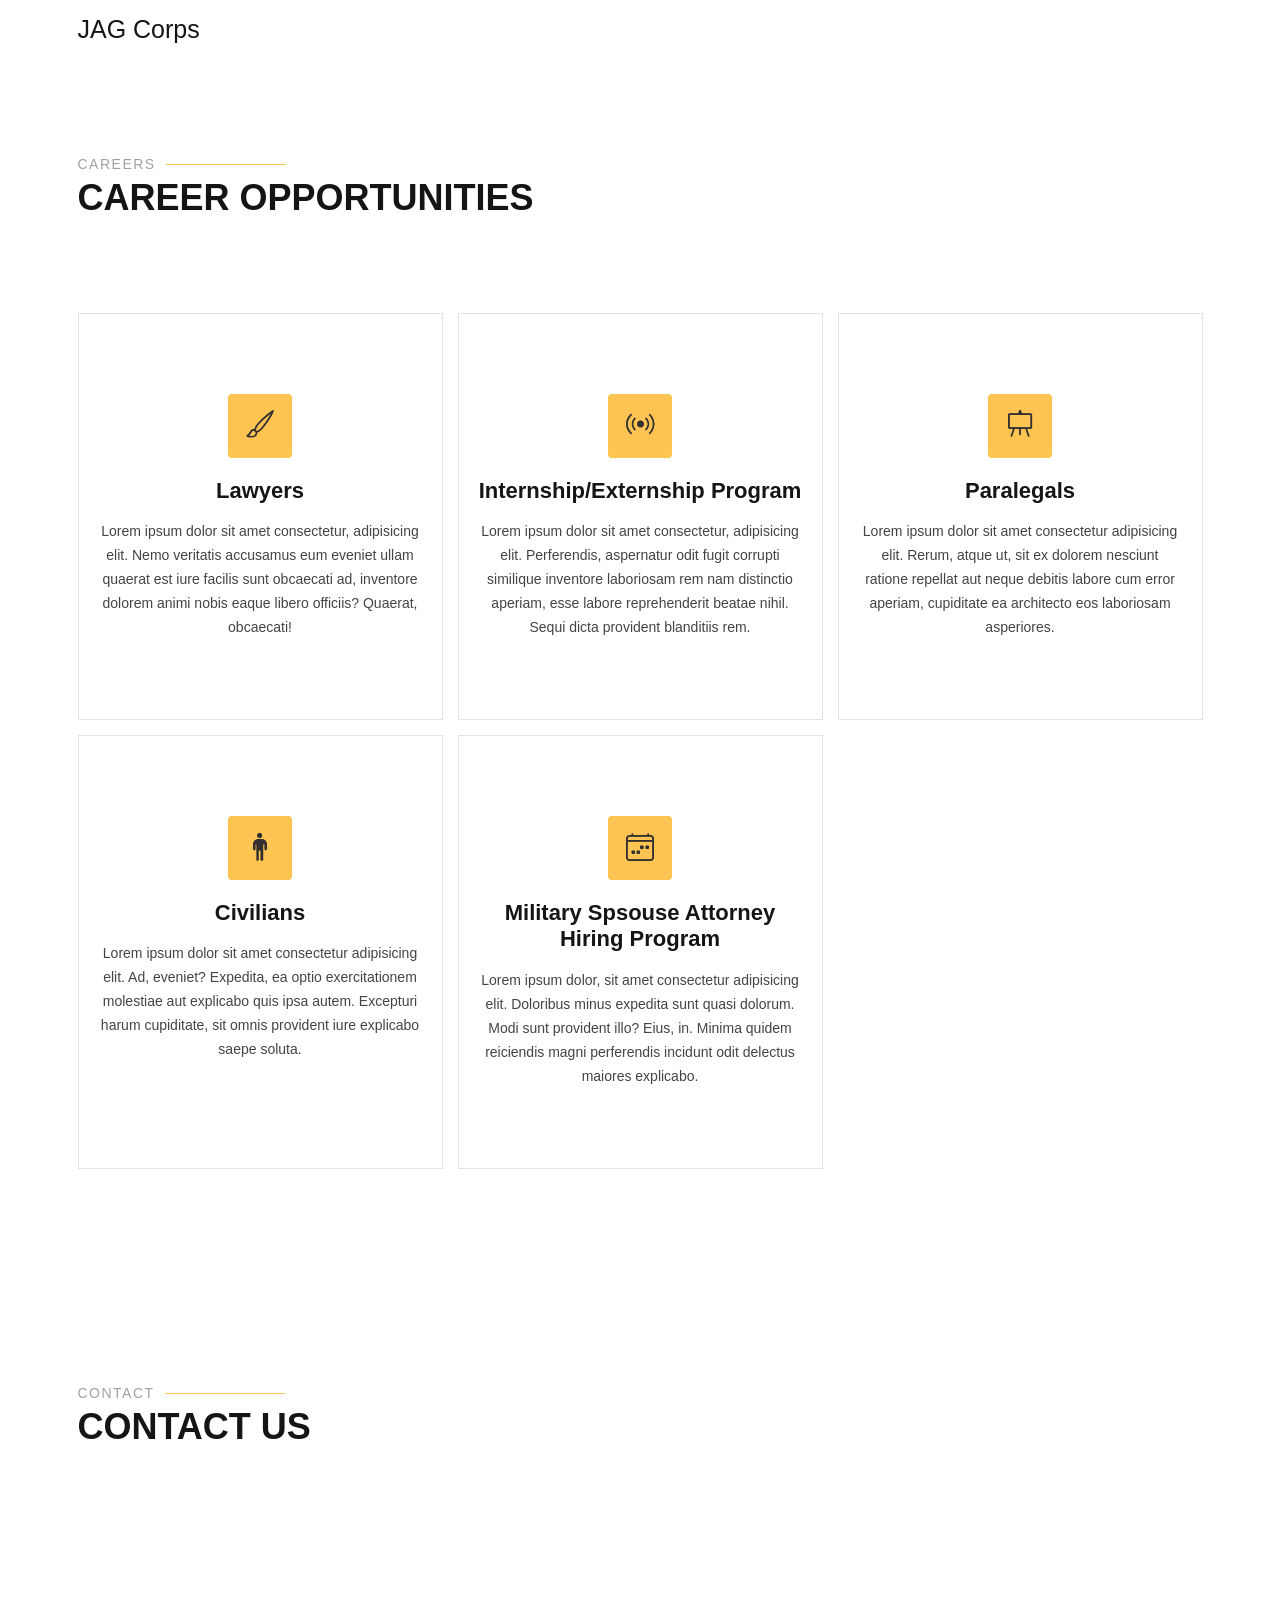
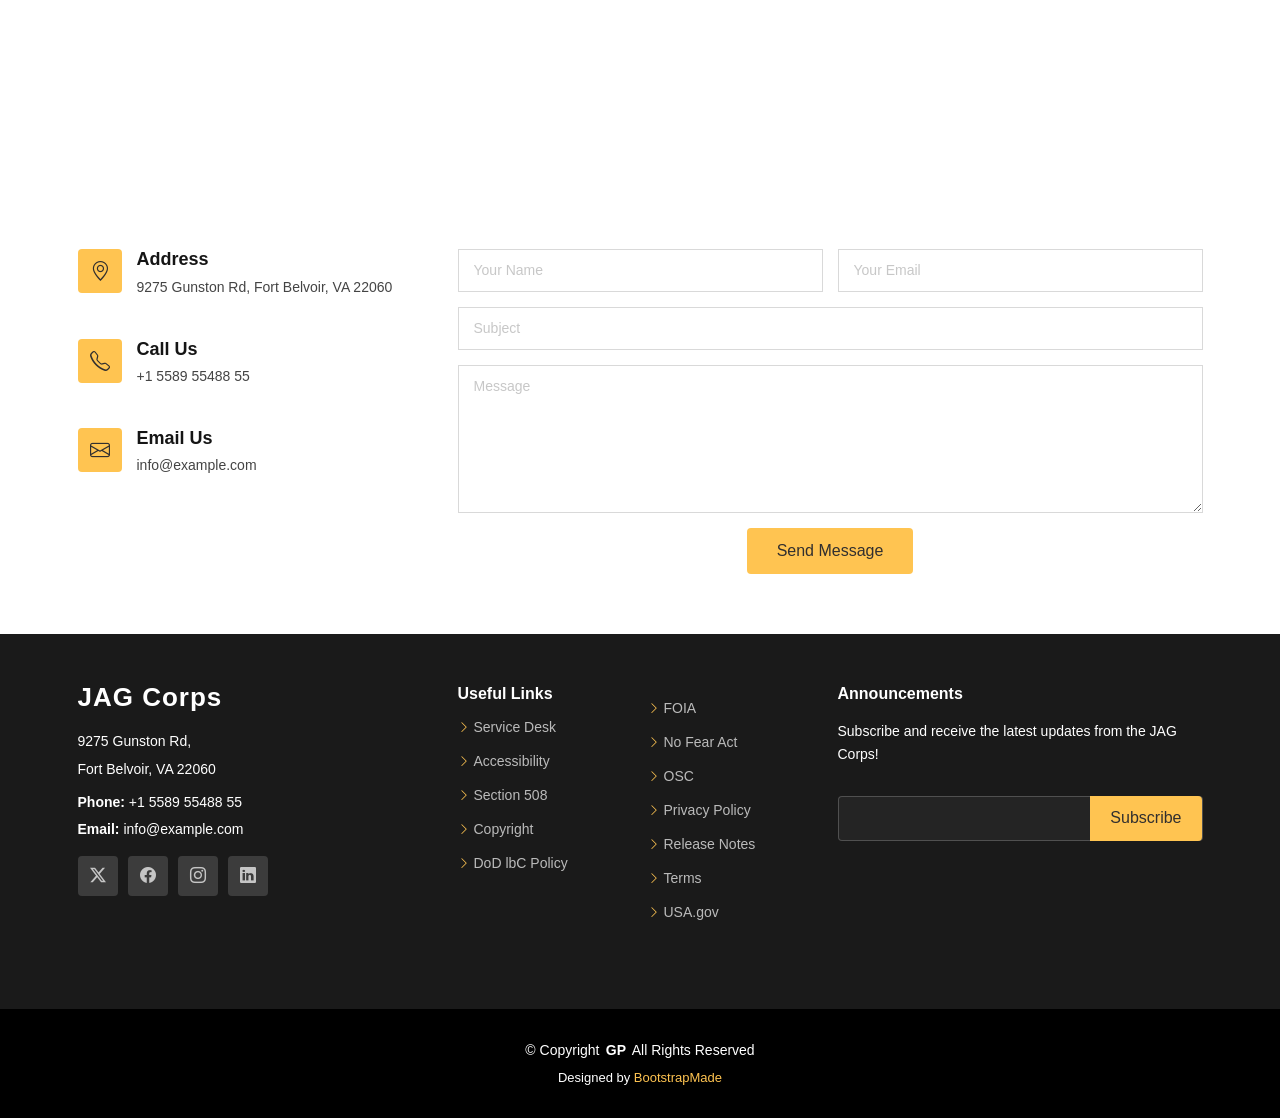
<file: career.html>
<!DOCTYPE html>
<html lang="en">

<head>
  <meta charset="utf-8">
  <meta content="width=device-width, initial-scale=1.0" name="viewport">
  <title>Index - Gp Bootstrap Template</title>
  <meta content="" name="description">
  <meta content="" name="keywords">

  <!-- Favicons -->
  <link href="assets/img/favicon.png" rel="icon">
  <link href="assets/img/apple-touch-icon.png" rel="apple-touch-icon">

  <!-- Fonts -->
  <link href="https://fonts.googleapis.com" rel="preconnect">
  <link href="https://fonts.gstatic.com" rel="preconnect" crossorigin>
  <link
    href="https://fonts.googleapis.com/css2?family=Roboto:ital,wght@0,100;0,300;0,400;0,500;0,700;0,900;1,100;1,300;1,400;1,500;1,700;1,900&family=Poppins:ital,wght@0,100;0,200;0,300;0,400;0,500;0,600;0,700;0,800;0,900;1,100;1,200;1,300;1,400;1,500;1,600;1,700;1,800;1,900&family=Raleway:ital,wght@0,100;0,200;0,300;0,400;0,500;0,600;0,700;0,800;0,900;1,100;1,200;1,300;1,400;1,500;1,600;1,700;1,800;1,900&display=swap"
    rel="stylesheet">

  <!-- Vendor CSS Files -->
  <link href="assets/vendor/bootstrap/css/bootstrap.min.css" rel="stylesheet">
  <link href="assets/vendor/bootstrap-icons/bootstrap-icons.css" rel="stylesheet">
  <link href="assets/vendor/aos/aos.css" rel="stylesheet">
  <link href="assets/vendor/swiper/swiper-bundle.min.css" rel="stylesheet">
  <link href="assets/vendor/glightbox/css/glightbox.min.css" rel="stylesheet">

  <!-- Main CSS File -->
  <link href="assets/css/main.css" rel="stylesheet">

  <!-- =======================================================
  * Template Name: Gp
  * Template URL: https://bootstrapmade.com/gp-free-multipurpose-html-bootstrap-template/
  * Updated: Jun 14 2024 with Bootstrap v5.3.3
  * Author: BootstrapMade.com
  * License: https://bootstrapmade.com/license/
  ======================================================== -->
</head>

<body class="index-page">

  <header id="header" class="header d-flex align-items-center fixed-top">
    <div class="container-fluid container-xl position-relative d-flex align-items-center justify-content-between">

      <a href="index.html" class="logo d-flex align-items-center me-auto me-lg-0">
        <!-- Uncomment the line below if you also wish to use an image logo -->
        <!-- <img src="assets/img/logo.png" alt=""> -->
        <h1 class="sitename">JAG Corps</h1>
        <!-- <span></span> -->
      </a>

      <nav id="navmenu" class="navmenu">
        <ul>
            <!-- The Home link had class="active" -->
          <li><a href="./index.html">Home<br></a></li>
          <li><a href="https://www.jagcnet.army.mil/Sites/jagc.nsf/help.xsp" target="_blank">Help</a></li>
          <li><a href="https://www.jagcnet.army.mil/Sites/jagc.nsf/homeContent.xsp?documentId=218620BDB3FCBE65852587F70061B77F" target="_blank">Contact</a></li>
          <li><a href="https://www.army.mil/" target="_blank">U.S Army</a></li>
          <li><a href="https://login.milsuite.mil/?goto=https%3A%2F%2Fwww.milsuite.mil%3A443%2Fbook%2Fcommunity%2Fspaces%2Farmyjag" target="_blank">Milsuite</a></li>
          <!-- <li class="dropdown"><a href="#"><span>Dropdown</span> <i class="bi bi-chevron-down toggle-dropdown"></i></a>
            <ul>
              <li><a href="#">Dropdown 1</a></li>
              <li class="dropdown"><a href="#"><span>Deep Dropdown</span> <i class="bi bi-chevron-down toggle-dropdown"></i></a>
                <ul>
                  <li><a href="#">Deep Dropdown 1</a></li>
                  <li><a href="#">Deep Dropdown 2</a></li>
                  <li><a href="#">Deep Dropdown 3</a></li>
                  <li><a href="#">Deep Dropdown 4</a></li>
                  <li><a href="#">Deep Dropdown 5</a></li>
                </ul>
              </li>
              <li><a href="#">Dropdown 2</a></li>
              <li><a href="#">Dropdown 3</a></li>
              <li><a href="#">Dropdown 4</a></li>
            </ul>
          </li> -->
          <li><a href="#contact">JAGU</a></li>
          <li><a href="#contact">Public Admin Login</a></li>
          <li><a href="#contact">Login to JAGCNet</a></li>
        </ul>
        <i class="mobile-nav-toggle d-xl-none bi bi-list"></i>
      </nav>

      <!-- <a class="btn-getstarted" href="index.html#about">Get Started</a> -->

    </div>
  </header>

  <main class="main">

    <!-- Services Section -->
    <section id="services" class="services section">

      <!-- Section Title -->
      <div class="container section-title" data-aos="fade-up">
        <h2>Careers</h2>
        <p>Career Opportunities</p>
      </div><!-- End Section Title -->

      <div class="container">

        <div class="row gy-4">

          <div class="col-lg-4 col-md-6" data-aos="fade-up" data-aos-delay="100">
            <div class="service-item position-relative">
              <div class="icon">
                <!-- <i class="bi bi-activity"></i> -->
                <i class="bi bi-brush"></i>
              </div>
              <a href="https://www.jagcnet.army.mil/GoArmyJAG" target="_blank" class="stretched-link">
                <h3>Lawyers</h3>
              </a>
              <p>Lorem ipsum dolor sit amet consectetur, adipisicing elit. Nemo veritatis accusamus eum eveniet ullam quaerat est iure facilis sunt obcaecati ad, inventore dolorem animi nobis eaque libero officiis? Quaerat, obcaecati!</p>
            </div>
          </div><!-- End Service Item -->

          <div class="col-lg-4 col-md-6" data-aos="fade-up" data-aos-delay="200">
            <div class="service-item position-relative">
              <div class="icon">
                <i class="bi bi-broadcast"></i>
              </div>
              <a href="https://www.jagcnet.army.mil/GoArmyJAG" target="_blank" class="stretched-link">
                <h3>Internship/Externship Program</h3>
              </a>
              <p>Lorem ipsum dolor sit amet consectetur, adipisicing elit. Perferendis, aspernatur odit fugit corrupti similique inventore laboriosam rem nam distinctio aperiam, esse labore reprehenderit beatae nihil. Sequi dicta provident blanditiis rem.</p>
            </div>
          </div><!-- End Service Item -->

          <div class="col-lg-4 col-md-6" data-aos="fade-up" data-aos-delay="300">
            <div class="service-item position-relative">
              <div class="icon">
                <i class="bi bi-easel"></i>
              </div>
              <a href="https://www.jagcnet.army.mil/GoArmyJAG" target="_blank" class="stretched-link">
                <h3>Paralegals</h3>
              </a>
              <p>Lorem ipsum dolor sit amet consectetur adipisicing elit. Rerum, atque ut, sit ex dolorem nesciunt ratione repellat aut neque debitis labore cum error aperiam, cupiditate ea architecto eos laboriosam asperiores.</p>
            </div>
          </div><!-- End Service Item -->

          <div class="col-lg-4 col-md-6" data-aos="fade-up" data-aos-delay="400">
            <div class="service-item position-relative">
              <div class="icon">
                <!-- <i class="bi bi-bounding-box-circles"></i> -->
                <i class="bi bi-person-standing"></i>
              </div>
              <a href="https://www.jagcnet.army.mil/GoArmyJAG" target="_blank" class="stretched-link">
                <h3>Civilians</h3>
              </a>
              <p>Lorem ipsum dolor sit amet consectetur adipisicing elit. Ad, eveniet? Expedita, ea optio exercitationem molestiae aut explicabo quis ipsa autem. Excepturi harum cupiditate, sit omnis provident iure explicabo saepe soluta.</p>
              <a href="https://www.jagcnet.army.mil/GoArmyJAG" target="_blank" class="stretched-link"></a>
            </div>
          </div><!-- End Service Item -->

          <div class="col-lg-4 col-md-6" data-aos="fade-up" data-aos-delay="500">
            <div class="service-item position-relative">
              <div class="icon">
                <i class="bi bi-calendar4-week"></i>
              </div>
              <a href="https://www.jagcnet8.army.mil/MSAP" target="_blank" class="stretched-link">
                <h3>Military Spsouse Attorney Hiring Program</h3>
              </a>
              <p>Lorem ipsum dolor, sit amet consectetur adipisicing elit. Doloribus minus expedita sunt quasi dolorum. Modi sunt provident illo? Eius, in. Minima quidem reiciendis magni perferendis incidunt odit delectus maiores explicabo.</p>
              <a href="https://www.jagcnet8.army.mil/MSAP" target="_blank" class="stretched-link"></a>
            </div>
          </div><!-- End Service Item -->
        </div>
      </div>
    </section><!-- /Services Section -->

  

  
    
    <!-- Contact Section -->
    <section id="contact" class="contact section">

      <!-- Section Title -->
      <div class="container section-title" data-aos="fade-up">
        <h2>Contact</h2>
        <p>Contact Us</p>
      </div><!-- End Section Title -->

      <div class="container" data-aos="fade-up" data-aos-delay="100">

        <div class="mb-5" data-aos="fade-up" data-aos-delay="200">
          <iframe
            src="https://www.google.com/maps/embed?pb=!1m18!1m12!1m3!1d3113.515745473493!2d-77.15207932244438!3d38.70596647176553!2m3!1f0!2f0!3f0!3m2!1i1024!2i768!4f13.1!3m3!1m2!1s0x89b7ac882681f607%3A0x4f75fe2b1d6e60b8!2s9275%20Gunston%20Rd%2C%20Fort%20Belvoir%2C%20VA%2022060!5e0!3m2!1sen!2sus!4v1718736916093!5m2!1sen!2sus"
            width="100%" height="270" style="border:0;" allowfullscreen="" loading="lazy"
            referrerpolicy="no-referrer-when-downgrade"></iframe>
        </div><!-- End Google Maps -->

        <div class="row gy-4">

          <div class="col-lg-4">
            <div class="info-item d-flex" data-aos="fade-up" data-aos-delay="300">
              <i class="bi bi-geo-alt flex-shrink-0"></i>
              <div>
                <h3>Address</h3>
                <p>9275 Gunston Rd, Fort Belvoir, VA 22060</p>
              </div>
            </div><!-- End Info Item -->

            <div class="info-item d-flex" data-aos="fade-up" data-aos-delay="400">
              <i class="bi bi-telephone flex-shrink-0"></i>
              <div>
                <h3>Call Us</h3>
                <p>+1 5589 55488 55</p>
              </div>
            </div><!-- End Info Item -->

            <div class="info-item d-flex" data-aos="fade-up" data-aos-delay="500">
              <i class="bi bi-envelope flex-shrink-0"></i>
              <div>
                <h3>Email Us</h3>
                <p>info@example.com</p>
              </div>
            </div><!-- End Info Item -->

          </div>

          <div class="col-lg-8">
            <form action="forms/contact.php" method="post" class="php-email-form" data-aos="fade-up"
              data-aos-delay="200">
              <div class="row gy-4">

                <div class="col-md-6">
                  <input type="text" name="name" class="form-control" placeholder="Your Name" required="">
                </div>

                <div class="col-md-6 ">
                  <input type="email" class="form-control" name="email" placeholder="Your Email" required="">
                </div>

                <div class="col-md-12">
                  <input type="text" class="form-control" name="subject" placeholder="Subject" required="">
                </div>

                <div class="col-md-12">
                  <textarea class="form-control" name="message" rows="6" placeholder="Message" required=""></textarea>
                </div>

                <div class="col-md-12 text-center">
                  <div class="loading">Loading</div>
                  <div class="error-message"></div>
                  <div class="sent-message">Your message has been sent. Thank you!</div>

                  <button type="submit">Send Message</button>
                </div>

              </div>
            </form>
          </div><!-- End Contact Form -->

        </div>

      </div>

    </section><!-- /Contact Section -->

  </main>

  <footer id="footer" class="footer">

    <div class="footer-top">
      <div class="container">
        <div class="row gy-4">
          <div class="col-lg-4 col-md-6 footer-about">
            <a href="index.html" class="logo d-flex align-items-center">
              <span class="sitename">JAG Corps</span>
            </a>
            <div class="footer-contact pt-3">
              <p>9275 Gunston Rd, </p>
              <p>Fort Belvoir, VA 22060</p>
              <p class="mt-3"><strong>Phone:</strong> <span>+1 5589 55488 55</span></p>
              <p><strong>Email:</strong> <span>info@example.com</span></p>
            </div>
            <div class="social-links d-flex mt-4">
              <a href=""><i class="bi bi-twitter-x"></i></a>
              <a href=""><i class="bi bi-facebook"></i></a>
              <a href=""><i class="bi bi-instagram"></i></a>
              <a href=""><i class="bi bi-linkedin"></i></a>
            </div>
          </div>

          <div class="col-lg-2 col-md-3 footer-links">
            <h4>Useful Links</h4>
            <ul>
              <li><i class="bi bi-chevron-right"></i> <a
                  href="https://www.jagcnet.army.mil/Sites/jagc.nsf/homeContent.xsp?documentId=218620BDB3FCBE65852587F70061B77F"
                  target="_blank"> Service Desk</a></li>
              <li><i class="bi bi-chevron-right"></i> <a href="https://www.army.mil/armyequityandinclusion#org-accessibility"
                  target="_blank"> Accessibility</a></li>
              <li><i class="bi bi-chevron-right"></i> <a href="https://dodcio.defense.gov/DoDSection508/Std_Stmt.aspx"
                  target="_blank"> Section 508</a></li>
              <li><i class="bi bi-chevron-right"></i> <a href="https://www.jagcnet.army.mil/Sites/JAGC.nsf/footerContent.xsp"
                  target="_blank"> Copyright</a></li>
              <li><i class="bi bi-chevron-right"></i> <a href="https://dodcio.defense.gov/DoD-Web-Policy/" target="_blank"> DoD lbC
                  Policy</a></li>
            </ul>
          </div>

          <div class="col-lg-2 col-md-3 footer-links">
            <h4></h4>
          <ul>
            <li><i class="bi bi-chevron-right"></i> <a href="https://www.jagcnet.army.mil/Sites/JAGC.nsf/footerContent.xsp"
                target="_blank"> FOIA</a></li>
            <li><i class="bi bi-chevron-right"></i> <a href="https://www.army.mil/article/236698" target="_blank"> No Fear Act</a>
            </li>
            <li><i class="bi bi-chevron-right"></i> <a href="https://osc.gov/Pages/About.aspx" target="_blank"> OSC</a></li>
            <li><i class="bi bi-chevron-right"></i> <a href="https://www.jagcnet.army.mil/Sites/JAGC.nsf/footerContent.xsp"
                target="_blank"> Privacy Policy</a></li>
            <li><i class="bi bi-chevron-right"></i> <a href="https://www.jagcnet.army.mil/Sites/JAGC.nsf/footerContent.xsp"
                target="_blank"> Release Notes</a></li>
            <li><i class="bi bi-chevron-right"></i> <a href="https://www.jagcnet.army.mil/Sites/JAGC.nsf/footerContent.xsp"
                target="_blank"> Terms</a></li>
            <li><i class="bi bi-chevron-right"></i> <a href="https://www.usa.gov/" target="_blank"> USA.gov</a></li>
          </ul>
          </div>

          <div class="col-lg-4 col-md-12 footer-newsletter">
            <h4>Announcements</h4>
            <p>Subscribe and receive the latest updates from the JAG Corps!</p>
            <form action="forms/newsletter.php" method="post" class="php-email-form">
              <div class="newsletter-form"><input type="email" name="email"><input type="submit" value="Subscribe">
              </div>
              <div class="loading">Loading</div>
              <div class="error-message"></div>
              <div class="sent-message">Your subscription request has been sent. Thank you!</div>
            </form>
          </div>

        </div>
      </div>
    </div>

    <div class="copyright">
      <div class="container text-center">
        <p>© <span>Copyright</span> <strong class="px-1 sitename">GP</strong> <span>All Rights Reserved</span></p>
        <div class="credits">
          <!-- All the links in the footer should remain intact. -->
          <!-- You can delete the links only if you've purchased the pro version. -->
          <!-- Licensing information: https://bootstrapmade.com/license/ -->
          <!-- Purchase the pro version with working PHP/AJAX contact form: [buy-url] -->
          Designed by <a href="https://bootstrapmade.com/">BootstrapMade</a>
        </div>
      </div>
    </div>

  </footer>

  <!-- Scroll Top -->
  <a href="#" id="scroll-top" class="scroll-top d-flex align-items-center justify-content-center"><i
      class="bi bi-arrow-up-short"></i></a>

  <!-- Preloader -->
  <div id="preloader"></div>

  <!-- Vendor JS Files -->
  <script src="assets/vendor/bootstrap/js/bootstrap.bundle.min.js"></script>
  <script src="assets/vendor/php-email-form/validate.js"></script>
  <script src="assets/vendor/aos/aos.js"></script>
  <script src="assets/vendor/swiper/swiper-bundle.min.js"></script>
  <script src="assets/vendor/glightbox/js/glightbox.min.js"></script>
  <script src="assets/vendor/imagesloaded/imagesloaded.pkgd.min.js"></script>
  <script src="assets/vendor/isotope-layout/isotope.pkgd.min.js"></script>
  <script src="assets/vendor/purecounter/purecounter_vanilla.js"></script>

  <!-- Main JS File -->
  <script src="assets/js/main.js"></script>

</body>

</html>
</file>
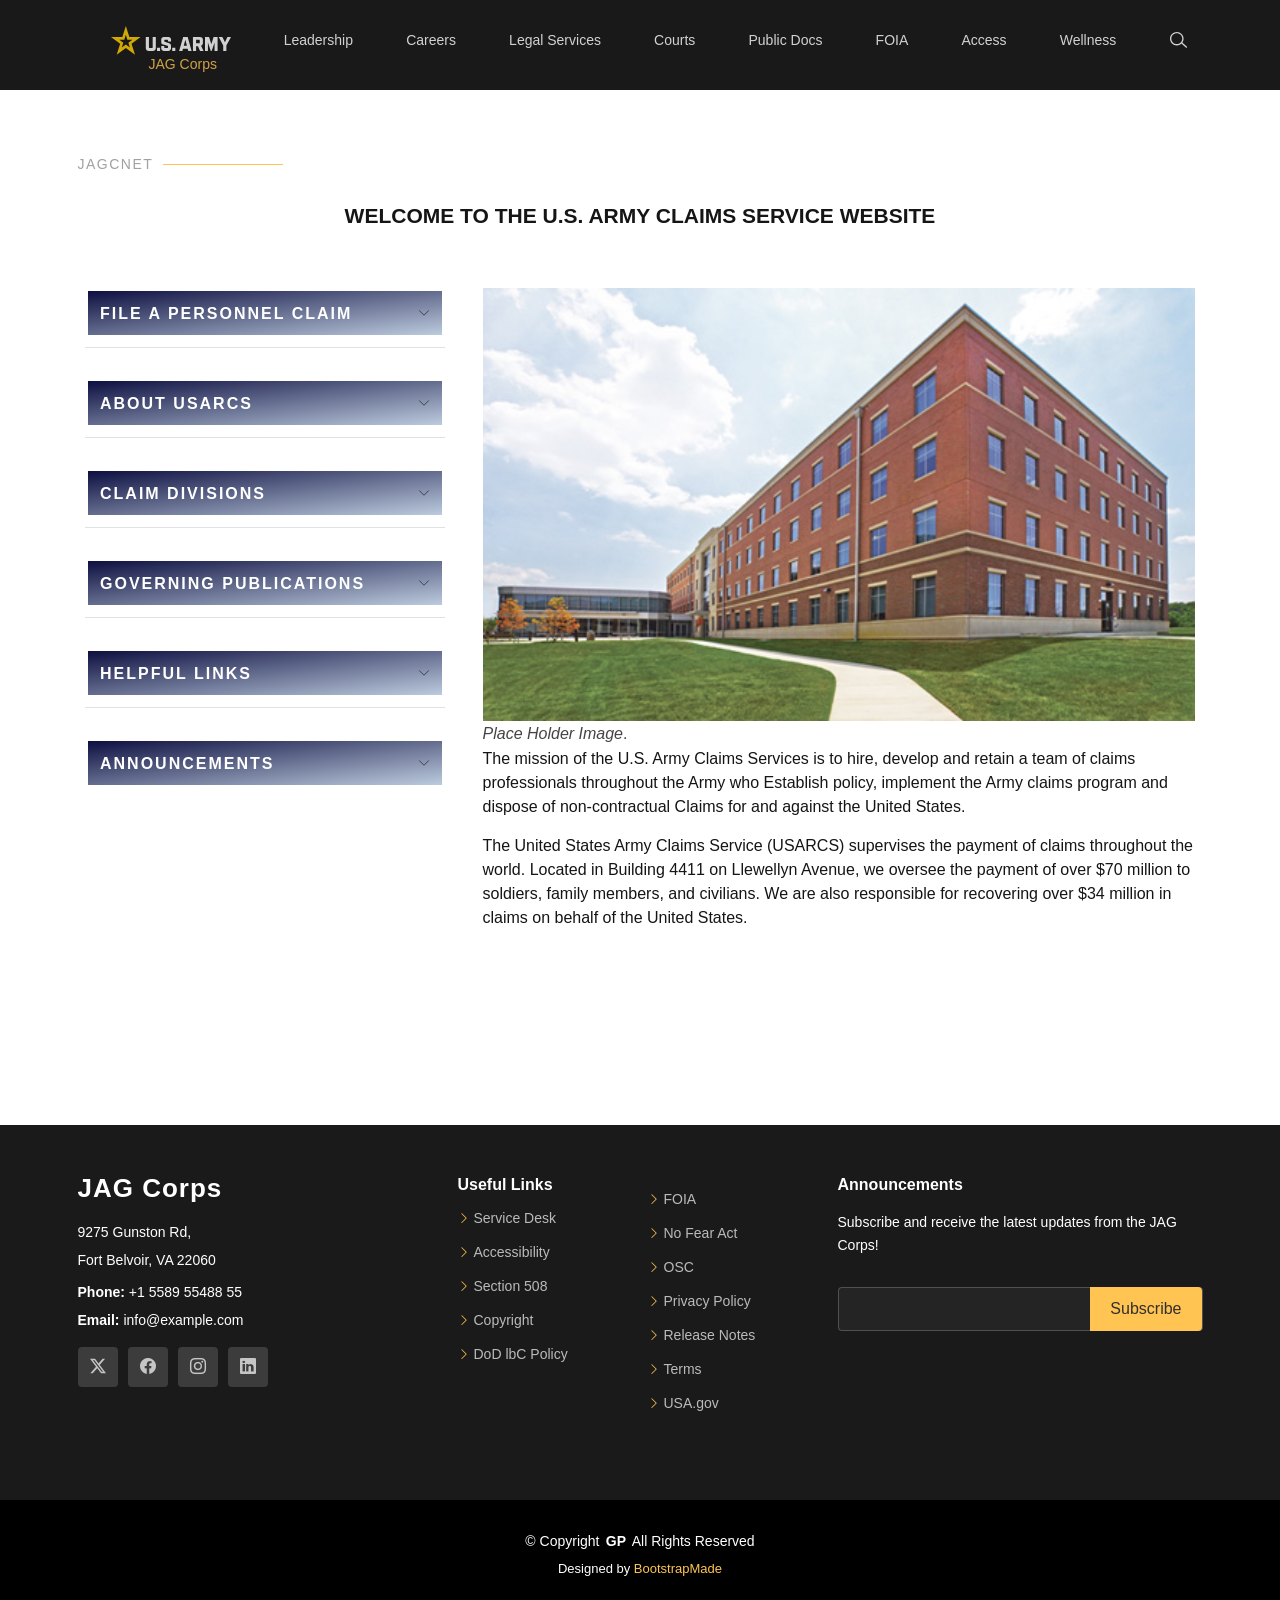
<file: claims.html>
<!DOCTYPE html>
<html lang="en">

<head>
  <meta charset="utf-8">
  <meta content="width=device-width, initial-scale=1.0" name="viewport">
  <title>Index - Gp Bootstrap Template</title>
  <meta content="" name="description">
  <meta content="" name="keywords">

  <!-- Favicons -->
  <link href="assets/img/favicon.png" rel="icon">
  <link href="assets/img/apple-touch-icon.png" rel="apple-touch-icon">

  <!-- Fonts -->
  <link href="https://fonts.googleapis.com" rel="preconnect">
  <link href="https://fonts.gstatic.com" rel="preconnect" crossorigin>
  <link
    href="https://fonts.googleapis.com/css2?family=Roboto:ital,wght@0,100;0,300;0,400;0,500;0,700;0,900;1,100;1,300;1,400;1,500;1,700;1,900&family=Poppins:ital,wght@0,100;0,200;0,300;0,400;0,500;0,600;0,700;0,800;0,900;1,100;1,200;1,300;1,400;1,500;1,600;1,700;1,800;1,900&family=Raleway:ital,wght@0,100;0,200;0,300;0,400;0,500;0,600;0,700;0,800;0,900;1,100;1,200;1,300;1,400;1,500;1,600;1,700;1,800;1,900&display=swap"
    rel="stylesheet">

  <!-- Vendor CSS Files -->
  <link href="assets/vendor/bootstrap/css/bootstrap.min.css" rel="stylesheet">
  <link href="assets/vendor/bootstrap-icons/bootstrap-icons.css" rel="stylesheet">
  <link href="assets/vendor/aos/aos.css" rel="stylesheet">
  <link href="assets/vendor/swiper/swiper-bundle.min.css" rel="stylesheet">
  <link href="assets/vendor/glightbox/css/glightbox.min.css" rel="stylesheet">

  <!-- Main CSS File -->
  <link href="assets/css/main.css" rel="stylesheet">

  <!-- =======================================================
  * Template Name: Gp
  * Template URL: https://bootstrapmade.com/gp-free-multipurpose-html-bootstrap-template/
  * Updated: Jun 14 2024 with Bootstrap v5.3.3
  * Author: BootstrapMade.com
  * License: https://bootstrapmade.com/license/
  ======================================================== -->
</head>

<body class="index-page service-details-page">

  <!-- Nav wrapper -->
  <div class="nav-container">
    <nav>
      <ul class="mobile-nav">
        <li>
          <div class="menu-icon-container">
            <div class="menu-icon">
              <span class="line-1"></span>
              <span class="line-2"></span>
            </div>
          </div>
        </li>
        <li class="new-mobile-logo">
          <a href="./index.html" class="link-logo" target="_blank">
            <img src="./assets/images/usarmy.svg" alt="" class="img-logo">
          </a>
          <p class="">JAG Corps</p>
        </li>
        <!-- <li>
            <a href="#" class="link-bag"></a>
          </li> -->
      </ul>
      <ul class="desktop-nav">
        <li>
          <a href="./index.html" class="link-logo">
            <img src="./assets/images/usarmy.svg" alt="" class="img-logo">
            <span class="jag-logo">JAG Corps</span>
          </a>
        </li>
        <li>
          <a href="#" class="tab-search" id="tab-search">Leadership</a>
        </li>
        <li>
          <a href="#" class="second-search">Careers</a>
        </li>
        <li>
          <a href="#" class="third-search">Legal Services</a>
        </li>
        <li>
          <a href="#" class="fourth-search">Courts</a>
        </li>
        <li>
          <a href="#" class="five-search">Public Docs</a>
        </li>
        <li>
          <a href="#" class="six-search">FOIA</a>
        </li>
        <li>
          <a href="#" class="seven-search">Access</a>
        </li>
        <li>
          <a href="#" class="eight-search">Wellness</a>
        </li>
        <li>
          <a href="#" class="link-search"></a>
        </li>
        <!-- <li>
                      <a href="#" class="link-bag"></a>
                  </li> -->
      </ul>
    </nav> <!-- End of navigation items -->

    <!-- Search bar code -->
    <div class="search-container hide">
      <div class="link-search"></div>

      <div class="search-bar active">
        <form action="">
          <input type="text" placeholder="Search JAGCNet">
        </form>
      </div>
      <div class="link-close"></div>
      <div class="quick-links">
        <!-- I added a logo here -->
        <!-- <div class="desktop-logo">
            <img src="./assets/images/usarmy.svg" alt="" class="img-logo">
            <span class="jag-logo">JAG Corps</span>
          </div> -->
        <h2>Quick Links</h2>
        <ul class="flex-links">
          <li>
            <a href="https://tjaglcs.army.mil/" target="_blank">Legal Center and School</a>
          </li>
          <li>
            <a href="https://www.jagcnet.army.mil/sites/Advocacy.nsf" target="_blank">Advocacy Center</a>
          </li>
          <li>
            <a href="https://www.jagcnet.army.mil/ppto" target="_blank">Personnel</a>
          </li>
          <li>
            <a href="https://www.jagcnet.army.mil/Sites/CP56.nsf" target="_blank">CP-56</a>
          </li>
          <li>
            <a href="https://www.army.mil/ostc" target="_blank">OSTC</a>
          </li>
          <li>
            <a href="https://www.jagcnet.army.mil/Sites/JAGC.nsf/help.xsp" target="_blank">Help</a>
          </li>
          <li>
            <a href="#">Contact</a>
          </li>
          <li>
            <a href="#">Public Administrator Login</a>
          </li>
          <li>
            <a href="#">Login to JAGCNet</a>
          </li>
        </ul>


      </div>
    </div>

    <!-- Search bar code first link -->
    <div class="search-container first-link hide" id="first-link">
      <div class="link-search"></div>
      <div class="tab-search"></div>
      <div class="search-bar active">
        <form action="">
          <input type="text" placeholder="Search JAGCNet">
        </form>
      </div>
      <div class="firstLink-close"></div>
      <div class="quick-links">
        <!-- <div class="desktop-logo">
            <img src="./assets/images/usarmy.svg" alt="" class="img-logo">
            <span class="jag-logo">JAG Corps</span>
          </div> -->
        <h2>Leadership Links</h2>
        <ul class="flex-links">
          <li>
            <a href="./leader.html" target="_blank">Leadership</a>
          </li>
          <li>
            <a href="https://www.jagcnet.army.mil/Sites/jagc.nsf/homeContent.xsp?open&documentId=DEE613DFEC84B73B852579BC006142CE"
              target="_blank">Mission and Vision</a>
          </li>
          <li>
            <a href="https://www.jagcnet.army.mil/Sites/jagc.nsf/homeContent.xsp?documentId=A7D21BDE69E7A0E685258801005858F8"
              target="_blank">JAG Corps Strategy</a>
          </li>

          <li>
            <a href="https://www.jagcnet.army.mil/Sites/jagc.nsf/91EFF120637EC24D85257DB7005D879C/$File/JAGC%20Poster%202014.pdf"
              target="_blank">JAGC Poster</a>
          </li>


          <li>
            <a href="#">Army OneSource</a>
          </li>
          <li>
            <a href="https://login.milsuite.mil/?goto=https%3A%2F%2Fwww.milsuite.mil%3A443%2F"
              target="_blank">MilSuite</a>
          </li>
          <li>
            <a href="https://www.jagcnet.army.mil/Sites/JAGC.nsf/inMemoriam.xsp" target="_blank">In Memoriam</a>
          </li>
          <li>
            <a href="https://www.jagcnet.army.mil/Sites/JAGC.nsf/46DCA0CA1EE75266852586C5004A681F/$File/US%20Army%20JAG%20Corps%20Four%20Constants%20Smart%20Card.pdf"
              target="_blank">US Army JAG Corps Four “Constants” Smart Card</a>
          </li>
          <li>
            <a href="https://www.jagcnet.army.mil/Sites/JAGC.nsf/homeContent.xsp?open&documentId=7A2BDED61356AFAC852579F400662B36"
              target="_blank">Reserve Army Office Legal Websites</a>
          </li>

        </ul>


      </div>
    </div>

    <!-- Search bar code second link -->
    <div class="search-container second-link hide" id="second-link">
      <div class="link-search"></div>
      <div class="second-search"></div>
      <div class="search-bar active">
        <form action="">
          <input type="text" placeholder="Search Jagcnet">
        </form>
      </div>
      <div class="secondLink-close"></div>
      <div class="quick-links">
        <!-- <div class="desktop-logo">
            <img src="./assets/images/usarmy.svg" alt="" class="img-logo">
            <span class="jag-logo">JAG Corps</span>
          </div> -->
        <h2>Career Links</h2>
        <ul class="flex-links">
          <li>
            <a href="https://www.jagcnet.army.mil/GoArmyJAG" target="_blank">Lawyers</a>
          </li>
          <li>
            <a href="https://www.jagcnet.army.mil/GoArmyJAG" target="_blank">Internship/Externship Program</a>
          </li>
          <li>
            <a href="https://www.jagcnet.army.mil/GoArmyJAG" target="_blank">Paralegals</a>
          </li>
          <li>
            <a href="https://www.jagcnet.army.mil/GoArmyJAG" target="_blank">Civilians</a>
          </li>
          <li>
            <a href="https://myaccess.dmdc.osd.mil/identitymanagement/app/login" target="_blank">Military Spouse
              Attorney Hiring Program</a>
          </li>

        </ul>


      </div>
    </div>
    <!-- Search bar code third link -->
    <div class="search-container third-link hide" id="third-link">
      <div class="link-search"></div>
      <div class="third-search"></div>
      <div class="search-bar active">
        <form action="">
          <input type="text" placeholder="Search Jagcnet">
        </form>
      </div>
      <div class="thirdLink-close"></div>
      <div class="quick-links">
        <!-- <div class="desktop-logo">
            <img src="./assets/images/usarmy.svg" alt="" class="img-logo">
            <span class="jag-logo">JAG Corps</span>
          </div> -->
        <h2>Legal Services Links</h2>
        <ul class="flex-links">
          <li>
            <a href="https://www.jagcnet.army.mil/USARCS" target="_blank">Claims Website</a>
          </li>
          <li>
            <a href="https://www.jagcnet.army.mil/Apps/PCLAIMS/PCLAIMSPublic.nsf" target="_blank">File a Personnel
              Claim</a>
          </li>
          <li>
            <a href="https://www.jagcnet.army.mil/Sites/claims.nsf/homeContent.xsp?documentId=66BD58E0FFF0D03385257ABF0065D596"
              target="_blank">How to File a Tort Claim</a>
          </li>
          <li>
            <a href="https://www.jagcnet.army.mil/Legal" target="_blank">Legal Services Website</a>
          </li>
          <li>
            <a href="https://legalassistance.law.af.mil/" target="_blank">Legal Assistance Offices</a>
          </li>
          <li>
            <a href="https://www.jagcnet.army.mil/Sites/OSC.nsf" target="_blank">Office of the Soldier's Counsel</a>
          </li>
          <li>
            <a href="https://www.jagcnet.army.mil/SLRR" target="_blank">Soldier Legal Readiness Review</a>
          </li>
          <li>
            <a href="https://www.jagcnet.army.mil/SVCounsel" target="_blank">Special Victims' Counsel Program</a>
          </li>
          <li>
            <a href="https://www.jagcnet.army.mil/TDS" target="_blank">Trial Defense Service</a>
          </li>
          <li>
            <a href="#" target="_blank">Online Ethics Training</a>
          </li>
          <li>
            <a href="#" target="_blank">Initial Ethics Training for New Personnel</a>
          </li>
          <li>
            <a href="https://www.jagcnet.army.mil/Sites/ProcurementFraud.nsf" target="_blank">Procurement Fraud
              Division</a>
          </li>
        </ul>


      </div>
    </div>
    <!-- Search bar code fourth link -->
    <div class="search-container fourth-link hide" id="fourth-link">
      <div class="link-search"></div>
      <div class="fourth-search"></div>
      <div class="search-bar active">
        <form action="">
          <input type="text" placeholder="Search Jagcnet">
        </form>
      </div>
      <div class="fourthLink-close"></div>
      <div class="quick-links">
        <!-- <div class="desktop-logo">
            <img src="./assets/images/usarmy.svg" alt="" class="img-logo">
            <span class="jag-logo">JAG Corps</span>
          </div> -->
        <h2>Court Links</h2>
        <ul class="flex-links">
          <li>
            <a href="./judiciary.html" target="_blank">U.S. Army Trial Judiciary</a>
          </li>
          <li>
            <a href="https://www.jagcnet.army.mil/Apps/eDocket/eDocketPublic.nsf" target="_blank">eDocket</a>
          </li>
          <li>
            <a href="#">Random Number Generator (Classic Version)</a>
          </li>
          <li>
            <a href="https://www.jagcnet.army.mil/PMRG" target="_blank">Court-Martial Panel Member
              Randomization Generator</a>
          </li>
          <li>
            <a href="./appeals.html" target="_blank">U.S. Army Court of Criminal Appeals</a>
          </li>
          <li>
            <a href="https://www.jagcnet.army.mil/ACCALibrary/cases/opinions/OC" target="_blank">ACCA APPELLATE
              LIBRARY</a>
          </li>
          <li>
            <a href="https://www.jagcnet.army.mil/RulesofCourt" target="_blank">Rules of the Court</a>
          </li>
          <li>
            <a href="https://www.armfor.uscourts.gov/newcaaf/home.htm" target="_blank">U.S. Court of Appeals for the
              Armed Forces</a>
          </li>
          <li>
            <a href="https://www.supremecourt.gov/" target="_blank">U.S. Supreme Court</a>
          </li>
        </ul>


      </div>
    </div>
    <!-- Search bar code five link -->
    <div class="search-container five-link hide" id="five-link">
      <div class="link-search"></div>
      <div class="five-search"></div>
      <div class="search-bar active">
        <form action="">
          <input type="text" placeholder="Search Jagcnet">
        </form>
      </div>
      <div class="fiveLink-close"></div>
      <div class="quick-links">
        <!-- <div class="desktop-logo">
            <img src="./assets/images/usarmy.svg" alt="" class="img-logo">
            <span class="jag-logo">JAG Corps</span>
          </div> -->
        <h2>Public Libraries</h2>
        <ul class="flex-links">
          <li>
            <a href="#">Administrative and Civil Law</a>
          </li>
          <li>
            <a href="#">Claims</a>
          </li>
          <li>
            <a href="#">Contract and Fiscal law</a>
          </li>
          <li>
            <a href="#">National Security Law</a>
          </li>
          <li>
            <a href="#">Legal Assistance</a>
          </li>
          <li>
            <a href="https://www.jagcnet.army.mil/Sites/jagc.nsf/EE26CE7A9678A67A85257E1300563559/$File/CommandersLegalHandbook.pdf"
              target="_blank">Commander's Legal Handbook</a>
          </li>
          <li>
            <a href="https://www.jagcnet.army.mil/lawofficemanagement" target="_blank">Law Office Management</a>
          </li>
          <li>
            <a href="https://www.jagcnet.army.mil/Sites/JAGC.nsf/F3FBB5D831EAED2F8525855F006400F2/%24File/2019%20Advocacy%20Trainer.pdf"
              target="_blank">Advocacy Trainer (PDF Manual only)</a>
          </li>
          <li>
            <a href="https://www.jagcnet.army.mil/Sites/jagc.nsf/homeContent.xsp?documentId=7C4D0630163282308525855F00647525"
              target="_blank">Advocacy Trainer (PDF Manual and Videos)</a>
          </li>
          <li>
            <a href="#">Pub 1-1</a>
          </li>
          <li>
            <a href="https://www.jagcnet.army.mil/Sites/JAGC.nsf/homeContent.xsp?documentId=6448C92179F9C21C8525897C003AFC80"
              target="_blank">RC PPTO Update</a>
          </li>

        </ul>

      </div>
    </div>


    <!-- Search bar code six link -->
    <div class="search-container six-link hide" id="six-link">
      <div class="link-search"></div>
      <div class="six-search"></div>
      <div class="search-bar active">
        <form action="">
          <input type="text" placeholder="Search Jagcnet">
        </form>
      </div>
      <div class="sixLink-close"></div>
      <div class="quick-links">
        <!-- <div class="desktop-logo">
            <img src="./assets/images/usarmy.svg" alt="" class="img-logo">
            <span class="jag-logo">JAG Corps</span>
          </div> -->
        <h2>FOIA Links</h2>
        <ul class="flex-links">
          <li>
            <a href="#">ACCA Opinions</a>
          </li>
          <li>
            <a href="#">Army Court-Martial Public Record System</a>
          </li>
          <li>
            <a href="#">Army Settlements</a>
          </li>
          <li>
            <a href="#">Bankruptcy Listings</a>
          </li>
          <li>
            <a href="#">FOIA Contact Information</a>
          </li>
          <li>
            <a href="#">Commander's Legal Handbook</a>
          </li>


        </ul>

      </div>
    </div>

    <!-- Search bar code seven link -->
    <div class="search-container seven-link hide" id="seven-link">
      <div class="link-search"></div>
      <div class="seven-search"></div>
      <div class="search-bar active">
        <form action="">
          <input type="text" placeholder="Search Jagcnet">
        </form>
      </div>
      <div class="sevenLink-close"></div>
      <div class="quick-links">
        <!-- <div class="desktop-logo">
            <img src="./assets/images/usarmy.svg" alt="" class="img-logo">
            <span class="jag-logo">JAG Corps</span>
          </div> -->
        <h2>Access Links</h2>
        <ul class="flex-links">
          <li>
            <a href="#">FOIA</a>
          </li>
          <li>
            <a href="#">Request an Account</a>
          </li>
        </ul>

      </div>
    </div>

    <!-- Search bar code eight link -->
    <div class="search-container eight-link hide" id="eight-link">
      <div class="link-search"></div>
      <div class="eight-search"></div>
      <div class="search-bar active">
        <form action="">
          <input type="text" placeholder="Search Jagcnet">
        </form>
      </div>
      <div class="eightLink-close"></div>
      <div class="quick-links">
        <!-- <div class="desktop-logo">
            <img src="./assets/images/usarmy.svg" alt="" class="img-logo">
            <span class="jag-logo">JAG Corps</span>
          </div> -->
        <h2>Wellness Resource Links</h2>
        <ul class="flex-links">
          <li>
            <a href="#">OCONUS Military Family Life Counseling (MFLC) POCs</a>
          </li>
          <li>
            <a href="#">Military Crisis Line</a>
          </li>
          <li>
            <a href="#">Army Suicide Prevention Program</a>
          </li>
          <li>
            <a href="#">Suicide & Crisis Hotline</a>
          </li>
          <li>
            <a href="#">Human Performance Resources (by CHAMP)</a>
          </li>
          <li>
            <a href="#">Health & Wellness (Military OneSource)</a>
          </li>
          <li>
            <a href="#">Mental Health Resources</a>
          </li>
          <li>
            <a href="#">ABA Mental Health Resources</a>
          </li>
          <li>
            <a href="#">Army Resilience Directorate</a>
          </li>
          <li>
            <a href="#">Army Ready and Resilient (R2) Performance Centers</a>
          </li>
          <li>
            <a href="#">Stress and Relaxation Drills</a>
          </li>
          <li>
            <a href="#">Nutrition Tips</a>
          </li>
        </ul>

      </div>
    </div>




    <!-- Mobile Verison -->
    <div class="mobile-search-container">
      <div class="link-search"></div>
      <div class="search-bar">
        <form action="">
          <input type="text" placeholder="Search JAGCNet">
        </form>
      </div>
      <span class="cancel-btn">Cancel</span>
      <div class="quick-links">
        <h2>Quick Links</h2>
        <ul>
          <li>
            <a href="#">Legal Center and School</a>
          </li>
          <li>
            <a href="#">Advocacy Center</a>
          </li>
          <li>
            <a href="#">Personnel</a>
          </li>
          <li>
            <a href="#">CP-56</a>
          </li>
          <li>
            <a href="#">OSTC</a>
          </li>
          <li>
            <a href="#">Help</a>
          </li>
          <li>
            <a href="#">Contact</a>
          </li>
          <li>
            <a href="#">Public Administrator Login</a>
          </li>
          <li>
            <a href="#">Login to JAGCNet</a>
          </li>
        </ul>


      </div>
    </div>

    <!-- leadership Mobile Verison -->
    <div class="firstmobile-search-container hide">
      <div class="link-search"></div>
      <div class="search-bar">
        <form action="">
          <input type="text" placeholder="Search JAGCNet">
        </form>
      </div>
      <span class="cancel-btn">Cancel</span>
      <div class="quick-links">
        <h2>Leadership Links</h2>
        <ul>
          <li>
            <a href="./leader.html">Leadership</a>
          </li>
          <li>
            <a href="#">Mission and Vision</a>
          </li>
          <li>
            <a href="#">JAG Corps Strategy</a>
          </li>
          <li>
            <a href="#">JAGC Poster</a>
          </li>
          <li>
            <a href="#">US Army JAG Corps Four “Constants” Smart Card</a>
          </li>
          <li>
            <a href="#">Reserve Army Office Legal Websites</a>
          </li>
          <li>
            <a href="#">Army OneSource</a>
          </li>
          <li>
            <a href="#">MilSuite</a>
          </li>
          <li>
            <a href="#">In Memoriam</a>
          </li>
        </ul>


      </div>
    </div>

    <!-- Careers Mobile Verison -->
    <div class="secondmobile-search-container hide">
      <div class="link-search"></div>
      <div class="search-bar">
        <form action="">
          <input type="text" placeholder="Search JAGCNet">
        </form>
      </div>
      <span class="cancel-btn">Cancel</span>
      <div class="quick-links">
        <h2>Career Links</h2>
        <ul>
          <li>
            <a href="#">Lawyers</a>
          </li>
          <li>
            <a href="#">Internship/Externship Program</a>
          </li>
          <li>
            <a href="#">Paralegals</a>
          </li>
          <li>
            <a href="#">Military Spouse Attorney Hiring Program</a>
          </li>
        </ul>


      </div>
    </div>

    <!-- Legal Services Mobile Verison -->
    <div class="thirdmobile-search-container hide">
      <div class="link-search"></div>
      <div class="search-bar">
        <form action="">
          <input type="text" placeholder="Search JAGCNet">
        </form>
      </div>
      <span class="cancel-btn">Cancel</span>
      <div class="quick-links">
        <h2>Legal Services</h2>
        <ul>
          <li>
            <a href="#">Claims Website</a>
          </li>
          <li>
            <a href="#">File a Personnel Claim</a>
          </li>
          <li>
            <a href="#">How to File a Tort Claim</a>
          </li>
          <li>
            <a href="#">Legal Services Website</a>
          </li>
          <li>
            <a href="#">Legal Assistance Offices</a>
          </li>
          <li>
            <a href="#">Office of the Soldier's Counsel</a>
          </li>
          <li>
            <a href="#">Soldier Legal Readiness Review</a>
          </li>
          <li>
            <a href="#">Special Victims' Counsel Program</a>
          </li>
          <li>
            <a href="#">Trial Defense Service</a>
          </li>
          <li>
            <a href="#">Online Ethics Training</a>
          </li>
          <li>
            <a href="#">Initial Ethics Training for New Personnel</a>
          </li>
          <li>
            <a href="#">Procurement Fraud Division</a>
          </li>
        </ul>
      </div>
    </div>
    <!-- Courts Mobile Verison -->
    <div class="fourthmobile-search-container hide">
      <div class="link-search"></div>
      <div class="search-bar">
        <form action="">
          <input type="text" placeholder="Search JAGCNet">
        </form>
      </div>
      <span class="cancel-btn">Cancel</span>
      <div class="quick-links">
        <h2>Court Links</h2>
        <ul>
          <li>
            <a href="./judiciary.html">U.S. Army Trial Judiciary (Website)</a>
          </li>
          <li>
            <a href="#">U.S. Army Trial Judiciary (Website)</a>
          </li>
          <li>
            <a href="#">Random Number Generator (Classic Version)</a>
          </li>
          <li>
            <a href="#">Court-Martial Panel Randomization Generator</a>
          </li>
          <li>
            <a href="./appeals.html">U.S. Army Court of Criminal Appeals (Website)</a>
          </li>
          <li>
            <a href="#">U.S. Army Court of Criminal Appeals (Opinions)</a>
          </li>
          <li>
            <a href="#">Rules of the Court</a>
          </li>
          <li>
            <a href="#">U.S. Court of Appeals for the Armed Forces</a>
          </li>
          <li>
            <a href="#">U.S. Supreme Court</a>
          </li>
        </ul>
      </div>
    </div>

    <!-- Public Docs Mobile Verison -->
    <div class="fivemobile-search-container hide">
      <div class="link-search"></div>
      <div class="search-bar">
        <form action="">
          <input type="text" placeholder="Search JAGCNet">
        </form>
      </div>
      <span class="cancel-btn">Cancel</span>
      <div class="quick-links">
        <h2>Public Doc Links</h2>
        <ul>
          <li>
            <a href="#">Administrative and Civil Law</a>
          </li>
          <li>
            <a href="#">Claims</a>
          </li>
          <li>
            <a href="#">National Security Law</a>
          </li>
          <li>
            <a href="#">Legal Assistance</a>
          </li>
          <li>
            <a href="#">Commander's Legal Handbook</a>
          </li>
          <li>
            <a href="#">Law Office Management</a>
          </li>
          <li>
            <a href="#">Advocacy Trainer (PDF Manual only)</a>
          </li>
          <li>
            <a href="#">Advocacy Trainer (PDF Manual and Videos)</a>
          </li>
          <li>
            <a href="#">Pub 1-1</a>
          </li>
          <li>
            <a href="#">RC PPTO Update</a>
          </li>
        </ul>
      </div>
    </div>

    <!-- FOIA Mobile Verison -->
    <div class="sixmobile-search-container hide">
      <div class="link-search"></div>
      <div class="search-bar">
        <form action="">
          <input type="text" placeholder="Search JAGCNet">
        </form>
      </div>
      <span class="cancel-btn">Cancel</span>
      <div class="quick-links">
        <h2>FOIA Links</h2>
        <ul>
          <li>
            <a href="#">ACCA Opinions</a>
          </li>
          <li>
            <a href="#">Army Court-Martial Public Record System</a>
          </li>
          <li>
            <a href="#">Army Settlements</a>
          </li>
          <li>
            <a href="#">Bankruptcy Listings</a>
          </li>
          <li>
            <a href="#">FOIA Contact Information</a>
          </li>
        </ul>
      </div>
    </div>

    <!-- Access Mobile Verison -->
    <div class="sevenmobile-search-container hide">
      <div class="link-search"></div>
      <div class="search-bar">
        <form action="">
          <input type="text" placeholder="Search JAGCNet">
        </form>
      </div>
      <span class="cancel-btn">Cancel</span>
      <div class="quick-links">
        <h2>Access Links</h2>
        <ul>
          <li>
            <a href="#">FOIA</a>
          </li>
          <li>
            <a href="#">Request an Account</a>
          </li>
        </ul>
      </div>
    </div>
    <!-- Wellness Mobile Verison -->
    <div class="eightmobile-search-container hide">
      <div class="link-search"></div>
      <div class="search-bar">
        <form action="">
          <input type="text" placeholder="Search JAGCNet">
        </form>
      </div>
      <span class="cancel-btn">Cancel</span>
      <div class="quick-links">
        <h2>Wellness Links</h2>
        <ul>
          <li>
            <a href="#">OCONUS Military Family Life Counseling (MFLC) POCs</a>
          </li>
          <li>
            <a href="#">Military Crisis Line</a>
          </li>
          <li>
            <a href="#">Army Suicide Prevention Program</a>
          </li>
          <li>
            <a href="#">Suicide & Crisis Hotline</a>
          </li>
          <li>
            <a href="#">Human Performance Resources (by CHAMP)</a>
          </li>
          <li>
            <a href="#">Health & Wellness (Military OneSource)</a>
          </li>
          <li>
            <a href="#">Mental Health Resources</a>
          </li>
          <li>
            <a href="#">ABA Mental Health Resources</a>
          </li>
          <li>
            <a href="#">Army Resilience Directorate</a>
          </li>
          <li>
            <a href="#">Army Ready and Resilient (R2) Performance Centers</a>
          </li>
          <li>
            <a href="#">Stress and Relaxation Drills</a>
          </li>
          <li>
            <a href="#">Nutrition Tips</a>
          </li>
        </ul>
      </div>
    </div>

  </div><!-- End  Nav wrapper -->

  <!-- This is code for the overlay feature -->
  <div class="overlay"></div>






  <main class="main">




    <!-- /Call To Action Section -->
    <!-- Team Section -->
    <section id="team" class="team section">
      <!-- Section Title -->
      <div class="container section-title" data-aos="fade-up">
        <h2>JAGCNet</h2>
        <!-- <p>The U.S. Army Trial Judiciary</p> -->

        <main class="main">



          <!-- Service Details Section -->
          <section id="service-details" class="service-details section">

            <div class="container">

              <div class="row gy-5">
                <p class="new-title sub-page">Welcome to the U.S. Army Claims Service Website</p>
                <div class="col-lg-4" data-aos="fade-up" data-aos-delay="100">
                  
                  <!-- accordion code starts here -->
                  <div class="accordion accordion-flush" id="accordionFlushExample">
                    <!-- button One  Claims Resources-->
                    <div class="accordion-item">
                      <h2 class="accordion-header" id="flush-headingOne">
                        <button class="accordion-button collapsed button-54" type="button" data-bs-toggle="collapse"
                          data-bs-target="#flush-collapseOne" aria-expanded="false" aria-controls="flush-collapseOne">
                          File a Personnel Claim
                        </button>
                      </h2>
                      <div id="flush-collapseOne" class="accordion-collapse collapse" aria-labelledby="flush-headingOne"
                        data-bs-parent="#accordionFlushExample">
                        <div class="accordion-body service-box">
                          <div class="services-list">
                            <a href="https://www.jagcnet.army.mil/Apps/PCLAIMS/PCLAIMSPublic.nsf"
                              target="_blank"><i class="bi bi-arrow-right-circle"></i><span>File Claim</span></a>
                          </div>
                        </div>
                      </div>
                    </div><!-- button One  Claims Resources End -->
                    <!-- button Two  Claims Resources-->
                    <div class="accordion-item">
                      <h2 class="accordion-header" id="flush-headingTwo">
                        <button class="accordion-button collapsed button-54" type="button" data-bs-toggle="collapse"
                          data-bs-target="#flush-collapseTwo" aria-expanded="false" aria-controls="flush-collapseTwo">
                          About USARCS
                        </button>
                      </h2>
                      <div id="flush-collapseTwo" class="accordion-collapse collapse" aria-labelledby="flush-headingTwo"
                        data-bs-parent="#accordionFlushExample">
                        <div class="accordion-body service-box">
                          <div class="services-list">
                            <a href="https://www.jagcnet.army.mil/Sites/claims.nsf/homeContent.xsp?open&documentId=CF72C26B571D86E885257ABF005AA5F9"
                              target="_blank"><i class="bi bi-arrow-right-circle"></i><span>About USARCS</span></a>
                            <a href="https://www.jagcnet.army.mil/Sites/claims.nsf/homeContent.xsp?open&documentId=ADD06F4EB626A16B85257ABF005B2080" target="_blank"><i
                                class="bi bi-arrow-right-circle"></i><span>Pacific Claims Offices</span></a>
                            <a href="#" target="_blank"><i
                                class="bi bi-arrow-right-circle"></i><span>Claims Service Korea</span></a>
                            <a href="https://www.jagcnet.army.mil/Sites/claims.nsf/homeContent.xsp?open&documentId=6AC72991A817065785257ABF005C88AD" target="_blank"><i class="bi bi-filetype-pdf"></i><span>CONUS Claims Offices</span></a>
                            <a href="https://www.jagcnet.army.mil/Sites/claims.nsf/homeContent.xsp?open&documentId=40A0274FEC65FD4085257ABF005CCACA" target="_blank"><i
                                class="bi bi-arrow-right-circle"></i><span>European Claims Offices</span></a>
                          </div>
                        </div>
                      </div>
                    </div><!-- button Two  Claims Resources End -->
                    <!-- button Three  Claims Resources-->
                    <div class="accordion-item">
                      <h2 class="accordion-header" id="flush-headingThree">
                        <button class="accordion-button collapsed button-54" type="button" data-bs-toggle="collapse"
                          data-bs-target="#flush-collapseThree" aria-expanded="false" aria-controls="flush-collapseThree">
                          Claim Divisions
                        </button>
                      </h2>
                      <div id="flush-collapseThree" class="accordion-collapse collapse" aria-labelledby="flush-headingThree"
                        data-bs-parent="#accordionFlushExample">
                        <div class="accordion-body service-box">
                          <div class="services-list">
                            <a href="https://www.jagcnet.army.mil/Sites/claims.nsf/homeContent.xsp?open&documentId=CD60FFDD7F74A8AC85257ABF0065E9B9" target="_blank"><i class="bi bi-arrow-right-circle"></i><span>Mission Statement</span></a>
                            <a href="https://www.jagcnet.army.mil/Sites/claims.nsf/homeContent.xsp?open&documentId=66BD58E0FFF0D03385257ABF0065D596"
                              target="_blank"><i class="bi bi-arrow-right-circle"></i><span>File a Tort Claim</span></a>
                            <a href="https://www.jagcnet.army.mil/Sites/claims.nsf/homeContent.xsp?open&documentId=7700D35ACE258F5B85257ACB007559E7" target="_blank"><i
                                class="bi bi-arrow-right-circle"></i><span>Foreign Claims Commissions Resources</span></a>
                            <a href="https://www.jagcnet.army.mil/Sites/claims.nsf/homeContent.xsp?open&documentId=BF92B85F048E9ED285257ACB0076E24E" target="_blank"><i class="bi bi-arrow-right-circle"></i><span>Affirmative Claims General Information</span></a>
                          </div>
                        </div>
                      </div>
                    </div><!-- button Three  Claims Resources End -->
                    <!-- button Four  Claims Resources-->
                    <div class="accordion-item">
                      <h2 class="accordion-header" id="flush-headingFour">
                        <button class="accordion-button collapsed button-54" type="button" data-bs-toggle="collapse"
                          data-bs-target="#flush-collapseFour" aria-expanded="false" aria-controls="flush-collapseFour">
                          Governing Publications
                        </button>
                      </h2>
                      <div id="flush-collapseFour" class="accordion-collapse collapse" aria-labelledby="flush-headingFour"
                        data-bs-parent="#accordionFlushExample">
                        <div class="accordion-body service-box">
                          <div class="services-list">
                            <a href="https://www.jagcnet.army.mil/Sites/claims.nsf/homeContent.xsp?open&documentId=F42F356B50D493C485257ABF006588F2"
                              target="_blank"><i class="bi bi-arrow-right-circle"></i><span>DA PAM 27-162</span></a>
                            <a href="https://www.jagcnet.army.mil/Sites/claims.nsf/homeContent.xsp?open&documentId=8683D61F134BB12385257ABF00658FC2"
                              target="_blank"><i class="bi bi-arrow-right-circle"></i><span>AR 27-20</span></a>

                          </div>
                        </div>
                      </div>
                    </div><!-- button Four Claims Resources End -->
                    <!-- button Five Claims Resources-->
                    <div class="accordion-item">
                      <h2 class="accordion-header" id="flush-headingFive">
                        <button class="accordion-button collapsed button-54" type="button" data-bs-toggle="collapse"
                          data-bs-target="#flush-collapseFive" aria-expanded="false" aria-controls="flush-collapseFive">
                          Helpful Links
                        </button>
                      </h2>
                      <div id="flush-collapseFive" class="accordion-collapse collapse" aria-labelledby="flush-headingFive"
                        data-bs-parent="#accordionFlushExample">
                        <div class="accordion-body service-box">
                          <div class="services-list">
                            <a href="https://www.army.mil/"
                              target="_blank"><i class="bi bi-arrow-right-circle"></i><span>U.S. Army Home Page</span></a>
                            <a href="https://armypubs.army.mil/" target="_blank"><i
                                class="bi bi-arrow-right-circle"></i><span>Army Publishing Directorate(formerly USAPA)</span></a>
                            <a href="https://www.sddc.army.mil/Pages/PageNotFoundError.aspx?requestUrl=https://www.sddc.army.mil/who/default.aspx" target="_blank"><i
                                class="bi bi-arrow-right-circle"></i><span>Surface Deployment and Distribution Command</span></a>
                            <a href="#" target="_blank"><i class="bi bi-filetype-pdf"></i><span>Legal Assistance Worldwide Locator</span></a>
                            <a href="https://claims.jag.af.mil/" target="_blank"><i
                                class="bi bi-arrow-right-circle"></i><span>USAF Claims</span></a>
                            <a href="https://www.jag.navy.mil/legal-services/code-15/" target="_blank"><i
                                class="bi bi-arrow-right-circle"></i><span>USN Claims</span></a>
                            
                            <a href="#" target="_blank"><i
                                class="bi bi-arrow-right-circle"></i><span>USMC Claims</span></a>
                          </div>
                        </div>
                      </div>
                    </div><!-- button Five Claims Resources End -->
                    <!-- button Six Claims Resources-->
                    <div class="accordion-item">
                      <h2 class="accordion-header" id="flush-headingSix">
                        <button class="accordion-button collapsed button-54" type="button" data-bs-toggle="collapse"
                          data-bs-target="#flush-collapseSix" aria-expanded="false" aria-controls="flush-collapseSix">
                          Announcements
                        </button>
                      </h2>
                      <div id="flush-collapseSix" class="accordion-collapse collapse" aria-labelledby="flush-headingSix"
                        data-bs-parent="#accordionFlushExample">
                        <div class="accordion-body service-box">
                          <div class="services-list">
                            <a href="https://www.jagcnet.army.mil/Sites/claims.nsf/homeDisplay.xsp?tag=Announcement"
                              target="_blank"><i class="bi bi-arrow-right-circle"></i><span>Click to View Announcements</span></a>
                           
                          </div>
                        </div>
                      </div>
                    </div><!-- button Six Claims Resources End -->
                   
                  </div> <!-- accordion code ends here -->
                </div><!-- end of the 1st secton  -->

                <div class="col-lg-8 ps-lg-5" data-aos="fade-up" data-aos-delay="200">
                  <!-- <p class="new-title">The U.S. Army Claims Services</p> -->
                  
                  <figure class="center">
                    <img class="judical-img" src="./assets/img/Usalsa.jpg" alt="">
                    <figcaption><i>Place Holder Image</i>.</figcaption>
                  </figure>
                  <p class="leader-style">The mission of the U.S. Army Claims Services is to hire, develop and retain a team of claims professionals throughout
                  the Army who Establish policy, implement the Army claims program and dispose of non-contractual Claims for and against
                  the United States.</p>
                  <p class="leader-style">The United States Army Claims Service (USARCS) supervises the payment of claims throughout the world. Located in
                  Building 4411 on Llewellyn Avenue, we oversee the payment of over $70 million to soldiers, family members, and
                  civilians. We are also responsible for recovering over $34 million in claims on behalf of the United States.
</p>


                </div>

              </div>

            </div>

          </section><!-- /Service Details Section -->

        </main>



      </div><!-- End Section Title -->




    </section><!-- /Team Section -->




  </main>

  <footer id="footer" class="footer">

    <div class="footer-top">
      <div class="container">
        <div class="row gy-4">
          <div class="col-lg-4 col-md-6 footer-about">
            <a href="index.html" class="logo d-flex align-items-center">
              <span class="sitename">JAG Corps</span>
            </a>
            <div class="footer-contact pt-3">
              <p>9275 Gunston Rd, </p>
              <p>Fort Belvoir, VA 22060</p>
              <p class="mt-3"><strong>Phone:</strong> <span>+1 5589 55488 55</span></p>
              <p><strong>Email:</strong> <span>info@example.com</span></p>
            </div>
            <div class="social-links d-flex mt-4">
              <a href=""><i class="bi bi-twitter-x"></i></a>
              <a href=""><i class="bi bi-facebook"></i></a>
              <a href=""><i class="bi bi-instagram"></i></a>
              <a href=""><i class="bi bi-linkedin"></i></a>
            </div>
          </div>

          <div class="col-lg-2 col-md-3 footer-links">
            <h4>Useful Links</h4>
            <ul>
              <li><i class="bi bi-chevron-right"></i> <a href="./helpdesk.html" target="_blank"> Service Desk</a></li>
              <li><i class="bi bi-chevron-right"></i> <a
                  href="https://www.army.mil/armyequityandinclusion#org-accessibility" target="_blank">
                  Accessibility</a></li>
              <li><i class="bi bi-chevron-right"></i> <a href="https://dodcio.defense.gov/DoDSection508/Std_Stmt.aspx"
                  target="_blank"> Section 508</a></li>
              <li><i class="bi bi-chevron-right"></i> <a
                  href="https://www.jagcnet.army.mil/Sites/JAGC.nsf/footerContent.xsp" target="_blank"> Copyright</a>
              </li>
              <li><i class="bi bi-chevron-right"></i> <a href="https://dodcio.defense.gov/DoD-Web-Policy/"
                  target="_blank"> DoD lbC
                  Policy</a></li>
            </ul>
          </div>

          <div class="col-lg-2 col-md-3 footer-links">
            <h4></h4>
            <ul>
              <li><i class="bi bi-chevron-right"></i> <a
                  href="https://www.jagcnet.army.mil/Sites/JAGC.nsf/footerContent.xsp" target="_blank"> FOIA</a></li>
              <li><i class="bi bi-chevron-right"></i> <a href="https://www.army.mil/article/236698" target="_blank"> No
                  Fear Act</a>
              </li>
              <li><i class="bi bi-chevron-right"></i> <a href="https://osc.gov/Pages/About.aspx" target="_blank">
                  OSC</a></li>
              <li><i class="bi bi-chevron-right"></i> <a
                  href="https://www.jagcnet.army.mil/Sites/JAGC.nsf/footerContent.xsp" target="_blank"> Privacy
                  Policy</a></li>
              <li><i class="bi bi-chevron-right"></i> <a
                  href="https://www.jagcnet.army.mil/Sites/JAGC.nsf/footerContent.xsp" target="_blank"> Release
                  Notes</a></li>
              <li><i class="bi bi-chevron-right"></i> <a
                  href="https://www.jagcnet.army.mil/Sites/JAGC.nsf/footerContent.xsp" target="_blank"> Terms</a></li>
              <li><i class="bi bi-chevron-right"></i> <a href="https://www.usa.gov/" target="_blank"> USA.gov</a></li>
            </ul>
          </div>

          <div class="col-lg-4 col-md-12 footer-newsletter">
            <h4>Announcements</h4>
            <p>Subscribe and receive the latest updates from the JAG Corps!</p>
            <form action="forms/newsletter.php" method="post" class="php-email-form">
              <div class="newsletter-form"><input type="email" name="email"><input type="submit" value="Subscribe">
              </div>
              <div class="loading">Loading</div>
              <div class="error-message"></div>
              <div class="sent-message">Your subscription request has been sent. Thank you!</div>
            </form>
          </div>

        </div>
      </div>
    </div>

    <div class="copyright">
      <div class="container text-center">
        <p>© <span>Copyright</span> <strong class="px-1 sitename">GP</strong> <span>All Rights Reserved</span></p>
        <div class="credits">
          <!-- All the links in the footer should remain intact. -->
          <!-- You can delete the links only if you've purchased the pro version. -->
          <!-- Licensing information: https://bootstrapmade.com/license/ -->
          <!-- Purchase the pro version with working PHP/AJAX contact form: [buy-url] -->
          Designed by <a href="https://bootstrapmade.com/">BootstrapMade</a>
        </div>
      </div>
    </div>

  </footer>

  <!-- Scroll Top -->
  <a href="#" id="scroll-top" class="scroll-top d-flex align-items-center justify-content-center"><i
      class="bi bi-arrow-up-short"></i></a>

  <!-- Preloader -->
  <div id="preloader"></div>

  <!-- Vendor JS Files -->
  <script src="assets/vendor/bootstrap/js/bootstrap.bundle.min.js"></script>
  <script src="assets/vendor/php-email-form/validate.js"></script>
  <script src="assets/vendor/aos/aos.js"></script>
  <script src="assets/vendor/swiper/swiper-bundle.min.js"></script>
  <script src="assets/vendor/glightbox/js/glightbox.min.js"></script>
  <script src="assets/vendor/imagesloaded/imagesloaded.pkgd.min.js"></script>
  <script src="assets/vendor/isotope-layout/isotope.pkgd.min.js"></script>
  <script src="assets/vendor/purecounter/purecounter_vanilla.js"></script>

  <!-- Main JS File -->
  <script src="assets/js/main.js"></script>

</body>

</html>
</file>
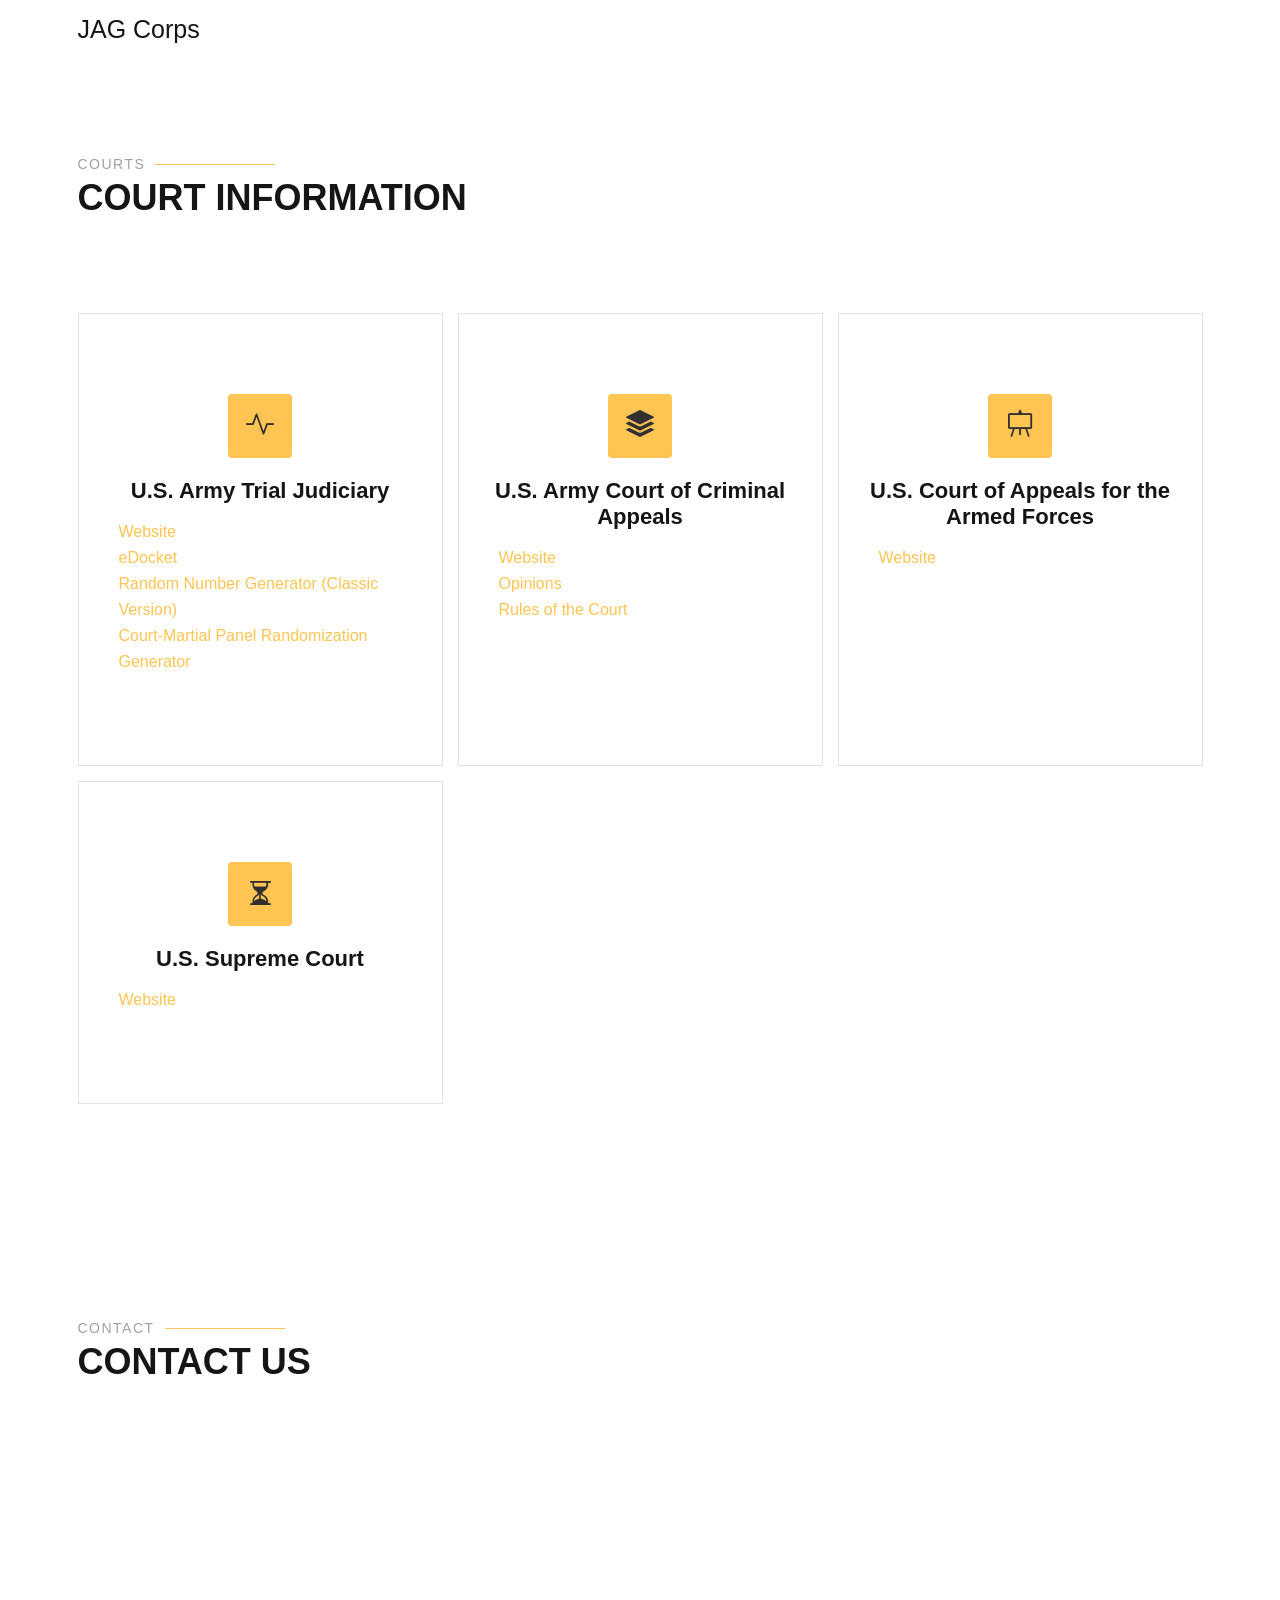
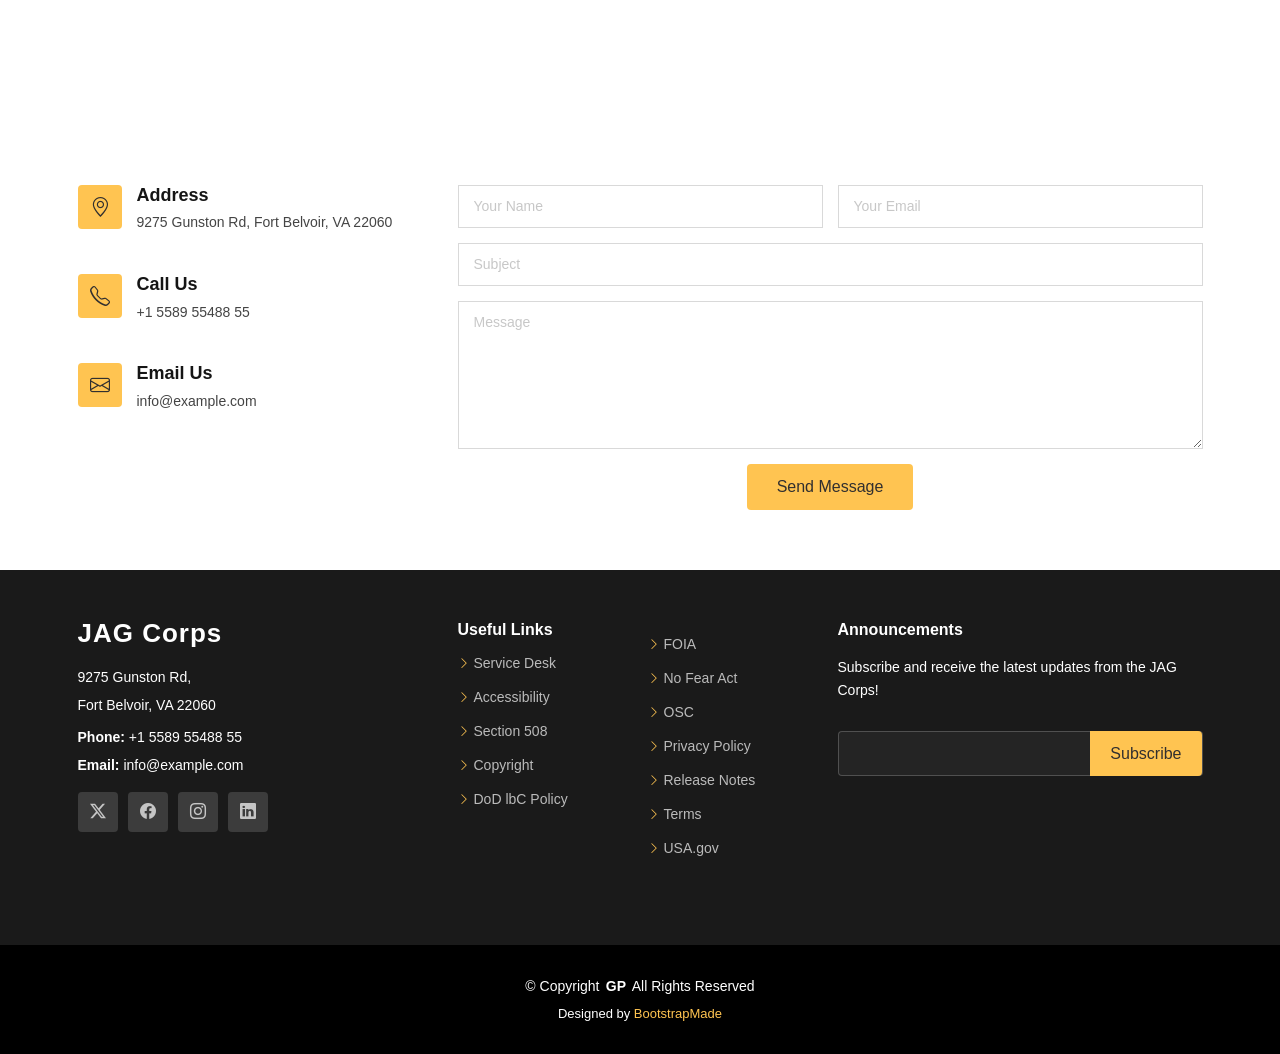
<file: court.html>
<!DOCTYPE html>
<html lang="en">

<head>
  <meta charset="utf-8">
  <meta content="width=device-width, initial-scale=1.0" name="viewport">
  <title>Index - Gp Bootstrap Template</title>
  <meta content="" name="description">
  <meta content="" name="keywords">

  <!-- Favicons -->
  <link href="assets/img/favicon.png" rel="icon">
  <link href="assets/img/apple-touch-icon.png" rel="apple-touch-icon">

  <!-- Fonts -->
  <link href="https://fonts.googleapis.com" rel="preconnect">
  <link href="https://fonts.gstatic.com" rel="preconnect" crossorigin>
  <link
    href="https://fonts.googleapis.com/css2?family=Roboto:ital,wght@0,100;0,300;0,400;0,500;0,700;0,900;1,100;1,300;1,400;1,500;1,700;1,900&family=Poppins:ital,wght@0,100;0,200;0,300;0,400;0,500;0,600;0,700;0,800;0,900;1,100;1,200;1,300;1,400;1,500;1,600;1,700;1,800;1,900&family=Raleway:ital,wght@0,100;0,200;0,300;0,400;0,500;0,600;0,700;0,800;0,900;1,100;1,200;1,300;1,400;1,500;1,600;1,700;1,800;1,900&display=swap"
    rel="stylesheet">

  <!-- Vendor CSS Files -->
  <link href="assets/vendor/bootstrap/css/bootstrap.min.css" rel="stylesheet">
  <link href="assets/vendor/bootstrap-icons/bootstrap-icons.css" rel="stylesheet">
  <link href="assets/vendor/aos/aos.css" rel="stylesheet">
  <link href="assets/vendor/swiper/swiper-bundle.min.css" rel="stylesheet">
  <link href="assets/vendor/glightbox/css/glightbox.min.css" rel="stylesheet">

  <!-- Main CSS File -->
  <link href="assets/css/main.css" rel="stylesheet">

  <!-- =======================================================
  * Template Name: Gp
  * Template URL: https://bootstrapmade.com/gp-free-multipurpose-html-bootstrap-template/
  * Updated: Jun 14 2024 with Bootstrap v5.3.3
  * Author: BootstrapMade.com
  * License: https://bootstrapmade.com/license/
  ======================================================== -->
</head>

<body class="index-page">

  <header id="header" class="header d-flex align-items-center fixed-top">
    <div class="container-fluid container-xl position-relative d-flex align-items-center justify-content-between">

      <a href="index.html" class="logo d-flex align-items-center me-auto me-lg-0">
        <!-- Uncomment the line below if you also wish to use an image logo -->
        <!-- <img src="assets/img/logo.png" alt=""> -->
        <h1 class="sitename">JAG Corps</h1>
        <!-- <span></span> -->
      </a>

      <nav id="navmenu" class="navmenu">
        <ul>
            <!-- The Home link had class="active" -->
          <li><a href="./index.html">Home<br></a></li>
          <li><a href="https://www.jagcnet.army.mil/Sites/jagc.nsf/help.xsp" target="_blank">Help</a></li>
          <li><a href="https://www.jagcnet.army.mil/Sites/jagc.nsf/homeContent.xsp?documentId=218620BDB3FCBE65852587F70061B77F" target="_blank">Contact</a></li>
          <li><a href="https://www.army.mil/">U.S Army</a></li>
          <li><a href="https://login.milsuite.mil/?goto=https%3A%2F%2Fwww.milsuite.mil%3A443%2Fbook%2Fcommunity%2Fspaces%2Farmyjag" target="_blank">Milsuite</a></li>
          <!-- <li class="dropdown"><a href="#"><span>Dropdown</span> <i class="bi bi-chevron-down toggle-dropdown"></i></a>
            <ul>
              <li><a href="#">Dropdown 1</a></li>
              <li class="dropdown"><a href="#"><span>Deep Dropdown</span> <i class="bi bi-chevron-down toggle-dropdown"></i></a>
                <ul>
                  <li><a href="#">Deep Dropdown 1</a></li>
                  <li><a href="#">Deep Dropdown 2</a></li>
                  <li><a href="#">Deep Dropdown 3</a></li>
                  <li><a href="#">Deep Dropdown 4</a></li>
                  <li><a href="#">Deep Dropdown 5</a></li>
                </ul>
              </li>
              <li><a href="#">Dropdown 2</a></li>
              <li><a href="#">Dropdown 3</a></li>
              <li><a href="#">Dropdown 4</a></li>
            </ul>
          </li> -->
          <li><a href="#contact">JAGU</a></li>
          <li><a href="#contact">Public Admin Login</a></li>
          <li><a href="#contact">Login to JAGCNet</a></li>
        </ul>
        <i class="mobile-nav-toggle d-xl-none bi bi-list"></i>
      </nav>

      <!-- <a class="btn-getstarted" href="index.html#about">Get Started</a> -->

    </div>
  </header>

  <main class="main">

    <!-- Services Section -->
    <section id="services" class="services section">

      <!-- Section Title -->
      <div class="container section-title" data-aos="fade-up">
        <h2>Courts</h2>
        <p>Court Information</p>
      </div><!-- End Section Title -->

      <div class="container">

        <div class="row gy-4">

          <div class="col-lg-4 col-md-6" data-aos="fade-up" data-aos-delay="100">
            <div class="service-item position-relative">
              <div class="icon">
                <i class="bi bi-activity"></i>
              </div>
              <!-- <a href="#" target="_blank" class="stretched-link">
                <h3>U.S. Army Trial Judiciary</h3>
              </a> -->
              <h3>U.S. Army Trial Judiciary</h3>
              <ul class="court">
                <li class="court-li"><a href="https://www.jagcnet.army.mil/USATJ" target="_blank">Website</a></li>
                <li class="court-li"><a href="https://www.jagcnet.army.mil/Apps/eDocket/eDocketPublic.nsf" target="_blank">eDocket</a></li>
                <li class="court-li"><a href="https://www.jagcnet.army.mil/RandomNumberGenerator/" target="_blank">Random Number Generator (Classic Version)</a></li>
                <li class="court-li"><a href="https://www.jagcnet.army.mil/PMRG" target="_blank">Court-Martial Panel Randomization Generator</a></li>
              </ul>
            </div>
          </div><!-- End Service Item -->

          <div class="col-lg-4 col-md-6" data-aos="fade-up" data-aos-delay="200">
            <div class="service-item position-relative">
              <div class="icon">
                <!-- <i class="bi bi-broadcast"></i> -->
                <i class="bi bi-stack"></i>
              </div>
              <!-- <a href="#" target="_blank" class="stretched-link">
                <h3>U.S. Army Court of Criminal Appeals</h3>
              </a> -->
              <h3>U.S. Army Court of Criminal Appeals</h3>
             <ul class="court">
              <li class="court-li"><a href="https://www.jagcnet.army.mil/ACCA" target="_blank">Website</a></li>
              <li class="court-li"><a href="https://www.jagcnet.army.mil/ACCALibrary/cases/opinions/OC" target="_blank">Opinions</a></li>
              <li class="court-li"><a href="https://www.jagcnet.army.mil/RulesofCourt" target="_blank">Rules of the Court</a></li>
             </ul>
            </div>
          </div><!-- End Service Item -->

          <div class="col-lg-4 col-md-6" data-aos="fade-up" data-aos-delay="300">
            <div class="service-item position-relative">
              <div class="icon">
                <i class="bi bi-easel"></i>
              </div>
              <!-- <a href="#" target="_blank" class="stretched-link">
                <h3>U.S. Court of Appeals for the Armed Forces</h3>
              </a> -->
              <h3>U.S. Court of Appeals for the Armed Forces</h3>
             <ul class="court">
              <li class="court-li"><a href="https://www.armfor.uscourts.gov/newcaaf/home.htm" target="_blank">Website</a></li>
             </ul>
        
            </div>
          </div><!-- End Service Item -->

          <div class="col-lg-4 col-md-6" data-aos="fade-up" data-aos-delay="400">
            <div class="service-item position-relative">
              <div class="icon">
                <!-- <i class="bi bi-bounding-box-circles"></i> -->
                <i class="bi bi-hourglass-split"></i>
              </div>
              <!-- <a href="#" target="_blank" class="stretched-link">
                <h3>U.S. Supreme Court</h3>
              </a> -->
              <h3>U.S. Supreme Court</h3>
             <ul class="court">
              <li class="court-li"><a href="https://www.supremecourt.gov/" target="_blank">Website</a></li>
             </ul>
              <!-- <a href="#" target="_blank" class="stretched-link"></a> -->
            </div>
          </div><!-- End Service Item -->
        </div>
      </div>
    </section><!-- /Services Section -->

  

  
    
    <!-- Contact Section -->
    <section id="contact" class="contact section">

      <!-- Section Title -->
      <div class="container section-title" data-aos="fade-up">
        <h2>Contact</h2>
        <p>Contact Us</p>
      </div><!-- End Section Title -->

      <div class="container" data-aos="fade-up" data-aos-delay="100">

        <div class="mb-5" data-aos="fade-up" data-aos-delay="200">
          <iframe
            src="https://www.google.com/maps/embed?pb=!1m18!1m12!1m3!1d3113.515745473493!2d-77.15207932244438!3d38.70596647176553!2m3!1f0!2f0!3f0!3m2!1i1024!2i768!4f13.1!3m3!1m2!1s0x89b7ac882681f607%3A0x4f75fe2b1d6e60b8!2s9275%20Gunston%20Rd%2C%20Fort%20Belvoir%2C%20VA%2022060!5e0!3m2!1sen!2sus!4v1718736916093!5m2!1sen!2sus"
            width="100%" height="270" style="border:0;" allowfullscreen="" loading="lazy"
            referrerpolicy="no-referrer-when-downgrade"></iframe>
        </div><!-- End Google Maps -->

        <div class="row gy-4">

          <div class="col-lg-4">
            <div class="info-item d-flex" data-aos="fade-up" data-aos-delay="300">
              <i class="bi bi-geo-alt flex-shrink-0"></i>
              <div>
                <h3>Address</h3>
                <p>9275 Gunston Rd, Fort Belvoir, VA 22060</p>
              </div>
            </div><!-- End Info Item -->

            <div class="info-item d-flex" data-aos="fade-up" data-aos-delay="400">
              <i class="bi bi-telephone flex-shrink-0"></i>
              <div>
                <h3>Call Us</h3>
                <p>+1 5589 55488 55</p>
              </div>
            </div><!-- End Info Item -->

            <div class="info-item d-flex" data-aos="fade-up" data-aos-delay="500">
              <i class="bi bi-envelope flex-shrink-0"></i>
              <div>
                <h3>Email Us</h3>
                <p>info@example.com</p>
              </div>
            </div><!-- End Info Item -->

          </div>

          <div class="col-lg-8">
            <form action="forms/contact.php" method="post" class="php-email-form" data-aos="fade-up"
              data-aos-delay="200">
              <div class="row gy-4">

                <div class="col-md-6">
                  <input type="text" name="name" class="form-control" placeholder="Your Name" required="">
                </div>

                <div class="col-md-6 ">
                  <input type="email" class="form-control" name="email" placeholder="Your Email" required="">
                </div>

                <div class="col-md-12">
                  <input type="text" class="form-control" name="subject" placeholder="Subject" required="">
                </div>

                <div class="col-md-12">
                  <textarea class="form-control" name="message" rows="6" placeholder="Message" required=""></textarea>
                </div>

                <div class="col-md-12 text-center">
                  <div class="loading">Loading</div>
                  <div class="error-message"></div>
                  <div class="sent-message">Your message has been sent. Thank you!</div>

                  <button type="submit">Send Message</button>
                </div>

              </div>
            </form>
          </div><!-- End Contact Form -->

        </div>

      </div>

    </section><!-- /Contact Section -->

  </main>

  <footer id="footer" class="footer">

    <div class="footer-top">
      <div class="container">
        <div class="row gy-4">
          <div class="col-lg-4 col-md-6 footer-about">
            <a href="index.html" class="logo d-flex align-items-center">
              <span class="sitename">JAG Corps</span>
            </a>
            <div class="footer-contact pt-3">
              <p>9275 Gunston Rd, </p>
              <p>Fort Belvoir, VA 22060</p>
              <p class="mt-3"><strong>Phone:</strong> <span>+1 5589 55488 55</span></p>
              <p><strong>Email:</strong> <span>info@example.com</span></p>
            </div>
            <div class="social-links d-flex mt-4">
              <a href=""><i class="bi bi-twitter-x"></i></a>
              <a href=""><i class="bi bi-facebook"></i></a>
              <a href=""><i class="bi bi-instagram"></i></a>
              <a href=""><i class="bi bi-linkedin"></i></a>
            </div>
          </div>

          <div class="col-lg-2 col-md-3 footer-links">
            <h4>Useful Links</h4>
          <ul>
            <li><i class="bi bi-chevron-right"></i> <a
                href="https://www.jagcnet.army.mil/Sites/jagc.nsf/homeContent.xsp?documentId=218620BDB3FCBE65852587F70061B77F"
                target="_blank"> Service Desk</a></li>
            <li><i class="bi bi-chevron-right"></i> <a href="https://www.army.mil/armyequityandinclusion#org-accessibility"
                target="_blank"> Accessibility</a></li>
            <li><i class="bi bi-chevron-right"></i> <a href="https://dodcio.defense.gov/DoDSection508/Std_Stmt.aspx"
                target="_blank"> Section 508</a></li>
            <li><i class="bi bi-chevron-right"></i> <a href="https://www.jagcnet.army.mil/Sites/JAGC.nsf/footerContent.xsp"
                target="_blank"> Copyright</a></li>
            <li><i class="bi bi-chevron-right"></i> <a href="https://dodcio.defense.gov/DoD-Web-Policy/" target="_blank"> DoD lbC
                Policy</a></li>
          </ul>
          </div>

          <div class="col-lg-2 col-md-3 footer-links">
            <h4></h4>
            <ul>
              <li><i class="bi bi-chevron-right"></i> <a href="https://www.jagcnet.army.mil/Sites/JAGC.nsf/footerContent.xsp"
                  target="_blank"> FOIA</a></li>
              <li><i class="bi bi-chevron-right"></i> <a href="https://www.army.mil/article/236698" target="_blank"> No Fear Act</a>
              </li>
              <li><i class="bi bi-chevron-right"></i> <a href="https://osc.gov/Pages/About.aspx" target="_blank"> OSC</a></li>
              <li><i class="bi bi-chevron-right"></i> <a href="https://www.jagcnet.army.mil/Sites/JAGC.nsf/footerContent.xsp"
                  target="_blank"> Privacy Policy</a></li>
              <li><i class="bi bi-chevron-right"></i> <a href="https://www.jagcnet.army.mil/Sites/JAGC.nsf/footerContent.xsp"
                  target="_blank"> Release Notes</a></li>
              <li><i class="bi bi-chevron-right"></i> <a href="https://www.jagcnet.army.mil/Sites/JAGC.nsf/footerContent.xsp"
                  target="_blank"> Terms</a></li>
              <li><i class="bi bi-chevron-right"></i> <a href="https://www.usa.gov/" target="_blank"> USA.gov</a></li>
            </ul>
          </div>

          <div class="col-lg-4 col-md-12 footer-newsletter">
            <h4>Announcements</h4>
            <p>Subscribe and receive the latest updates from the JAG Corps!</p>
            <form action="forms/newsletter.php" method="post" class="php-email-form">
              <div class="newsletter-form"><input type="email" name="email"><input type="submit" value="Subscribe">
              </div>
              <div class="loading">Loading</div>
              <div class="error-message"></div>
              <div class="sent-message">Your subscription request has been sent. Thank you!</div>
            </form>
          </div>

        </div>
      </div>
    </div>

    <div class="copyright">
      <div class="container text-center">
        <p>© <span>Copyright</span> <strong class="px-1 sitename">GP</strong> <span>All Rights Reserved</span></p>
        <div class="credits">
          <!-- All the links in the footer should remain intact. -->
          <!-- You can delete the links only if you've purchased the pro version. -->
          <!-- Licensing information: https://bootstrapmade.com/license/ -->
          <!-- Purchase the pro version with working PHP/AJAX contact form: [buy-url] -->
          Designed by <a href="https://bootstrapmade.com/">BootstrapMade</a>
        </div>
      </div>
    </div>

  </footer>

  <!-- Scroll Top -->
  <a href="#" id="scroll-top" class="scroll-top d-flex align-items-center justify-content-center"><i
      class="bi bi-arrow-up-short"></i></a>

  <!-- Preloader -->
  <div id="preloader"></div>

  <!-- Vendor JS Files -->
  <script src="assets/vendor/bootstrap/js/bootstrap.bundle.min.js"></script>
  <script src="assets/vendor/php-email-form/validate.js"></script>
  <script src="assets/vendor/aos/aos.js"></script>
  <script src="assets/vendor/swiper/swiper-bundle.min.js"></script>
  <script src="assets/vendor/glightbox/js/glightbox.min.js"></script>
  <script src="assets/vendor/imagesloaded/imagesloaded.pkgd.min.js"></script>
  <script src="assets/vendor/isotope-layout/isotope.pkgd.min.js"></script>
  <script src="assets/vendor/purecounter/purecounter_vanilla.js"></script>

  <!-- Main JS File -->
  <script src="assets/js/main.js"></script>

</body>

</html>
</file>
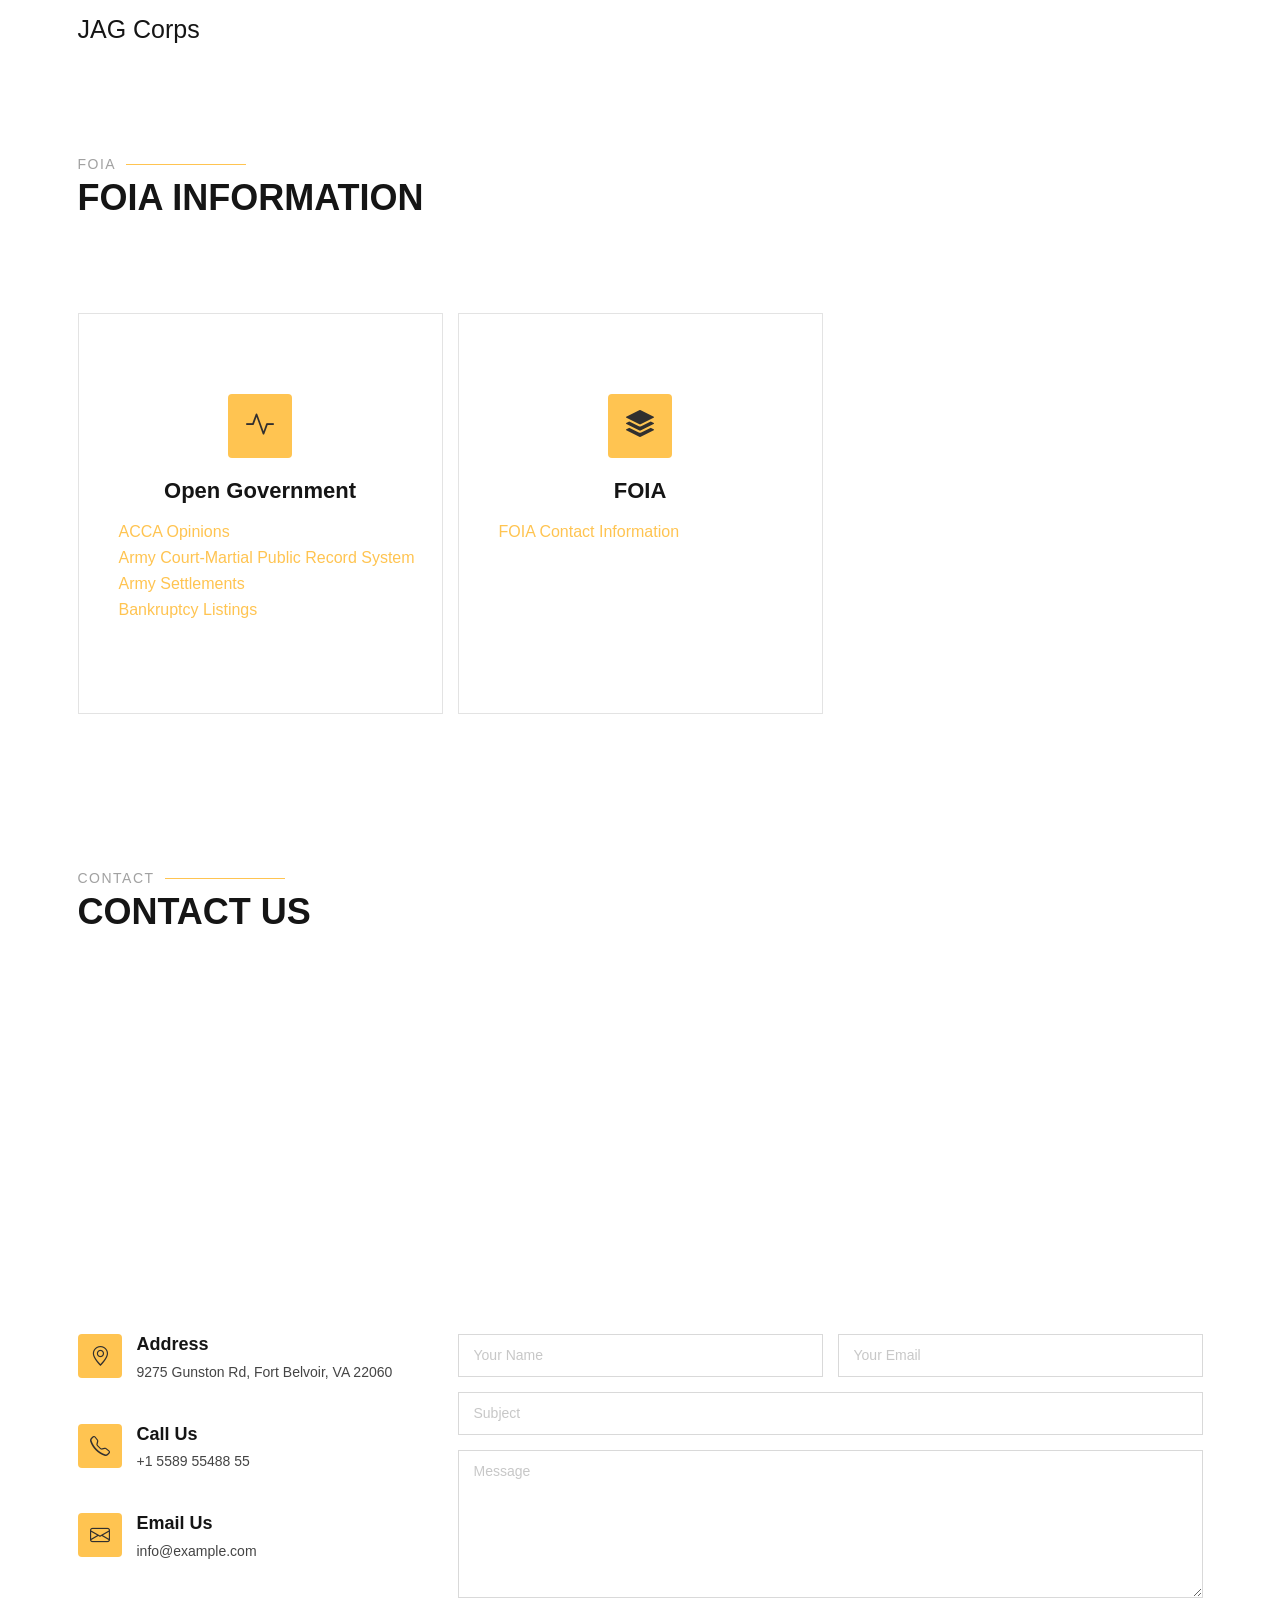
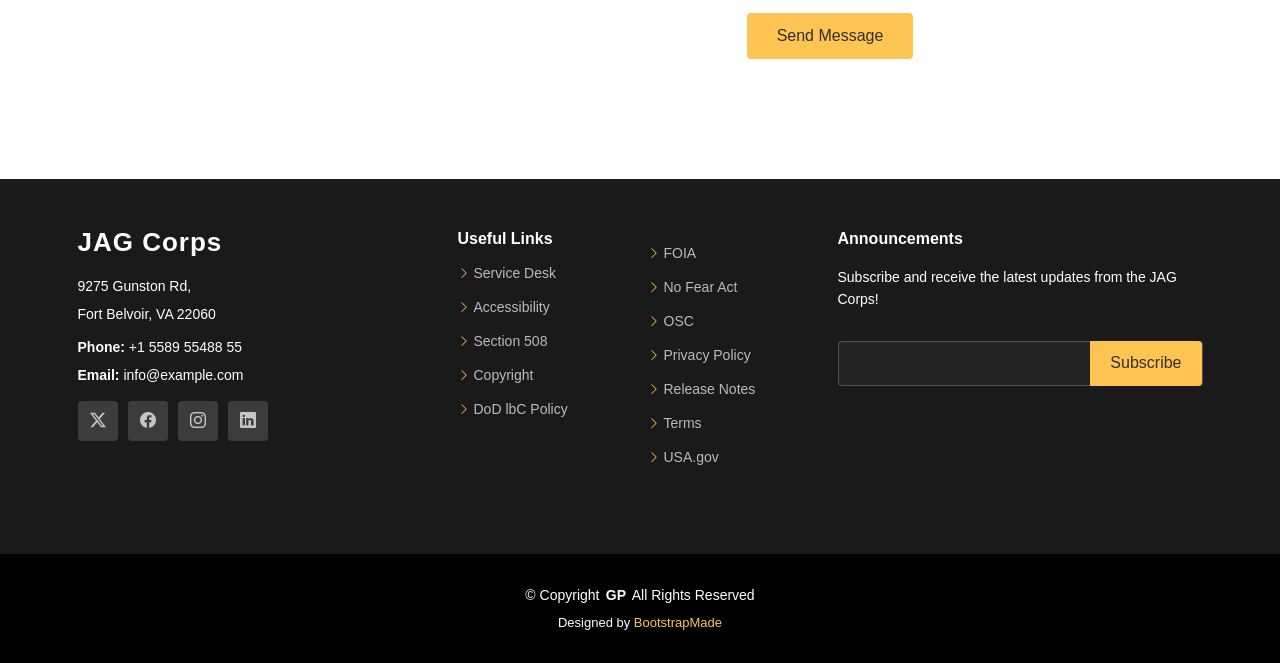
<file: foia.html>
<!DOCTYPE html>
<html lang="en">

<head>
  <meta charset="utf-8">
  <meta content="width=device-width, initial-scale=1.0" name="viewport">
  <title>Index - Gp Bootstrap Template</title>
  <meta content="" name="description">
  <meta content="" name="keywords">

  <!-- Favicons -->
  <link href="assets/img/favicon.png" rel="icon">
  <link href="assets/img/apple-touch-icon.png" rel="apple-touch-icon">

  <!-- Fonts -->
  <link href="https://fonts.googleapis.com" rel="preconnect">
  <link href="https://fonts.gstatic.com" rel="preconnect" crossorigin>
  <link
    href="https://fonts.googleapis.com/css2?family=Roboto:ital,wght@0,100;0,300;0,400;0,500;0,700;0,900;1,100;1,300;1,400;1,500;1,700;1,900&family=Poppins:ital,wght@0,100;0,200;0,300;0,400;0,500;0,600;0,700;0,800;0,900;1,100;1,200;1,300;1,400;1,500;1,600;1,700;1,800;1,900&family=Raleway:ital,wght@0,100;0,200;0,300;0,400;0,500;0,600;0,700;0,800;0,900;1,100;1,200;1,300;1,400;1,500;1,600;1,700;1,800;1,900&display=swap"
    rel="stylesheet">

  <!-- Vendor CSS Files -->
  <link href="assets/vendor/bootstrap/css/bootstrap.min.css" rel="stylesheet">
  <link href="assets/vendor/bootstrap-icons/bootstrap-icons.css" rel="stylesheet">
  <link href="assets/vendor/aos/aos.css" rel="stylesheet">
  <link href="assets/vendor/swiper/swiper-bundle.min.css" rel="stylesheet">
  <link href="assets/vendor/glightbox/css/glightbox.min.css" rel="stylesheet">

  <!-- Main CSS File -->
  <link href="assets/css/main.css" rel="stylesheet">

  <!-- =======================================================
  * Template Name: Gp
  * Template URL: https://bootstrapmade.com/gp-free-multipurpose-html-bootstrap-template/
  * Updated: Jun 14 2024 with Bootstrap v5.3.3
  * Author: BootstrapMade.com
  * License: https://bootstrapmade.com/license/
  ======================================================== -->
</head>

<body class="index-page">

  <header id="header" class="header d-flex align-items-center fixed-top">
    <div class="container-fluid container-xl position-relative d-flex align-items-center justify-content-between">

      <a href="index.html" class="logo d-flex align-items-center me-auto me-lg-0">
        <!-- Uncomment the line below if you also wish to use an image logo -->
        <!-- <img src="assets/img/logo.png" alt=""> -->
        <h1 class="sitename">JAG Corps</h1>
        <!-- <span></span> -->
      </a>

      <nav id="navmenu" class="navmenu">
        <ul>
            <!-- The Home link had class="active" -->
          <li><a href="./index.html">Home<br></a></li>
          <li><a href="https://www.jagcnet.army.mil/Sites/jagc.nsf/help.xsp" target="_blank">Help</a></li>
          <li><a href="https://www.jagcnet.army.mil/Sites/jagc.nsf/homeContent.xsp?documentId=218620BDB3FCBE65852587F70061B77F" target="_blank">Contact</a></li>
          <li><a href="https://www.army.mil/" target="_blank">U.S Army</a></li>
          <li><a href="https://login.milsuite.mil/?goto=https%3A%2F%2Fwww.milsuite.mil%3A443%2Fbook%2Fcommunity%2Fspaces%2Farmyjag" target="_blank">Milsuite</a></li>
          <!-- <li class="dropdown"><a href="#"><span>Dropdown</span> <i class="bi bi-chevron-down toggle-dropdown"></i></a>
            <ul>
              <li><a href="#">Dropdown 1</a></li>
              <li class="dropdown"><a href="#"><span>Deep Dropdown</span> <i class="bi bi-chevron-down toggle-dropdown"></i></a>
                <ul>
                  <li><a href="#">Deep Dropdown 1</a></li>
                  <li><a href="#">Deep Dropdown 2</a></li>
                  <li><a href="#">Deep Dropdown 3</a></li>
                  <li><a href="#">Deep Dropdown 4</a></li>
                  <li><a href="#">Deep Dropdown 5</a></li>
                </ul>
              </li>
              <li><a href="#">Dropdown 2</a></li>
              <li><a href="#">Dropdown 3</a></li>
              <li><a href="#">Dropdown 4</a></li>
            </ul>
          </li> -->
          <li><a href="#contact">JAGU</a></li>
          <li><a href="#contact">Public Admin Login</a></li>
          <li><a href="#contact">Login to JAGCNet</a></li>
        </ul>
        <i class="mobile-nav-toggle d-xl-none bi bi-list"></i>
      </nav>

      <!-- <a class="btn-getstarted" href="index.html#about">Get Started</a> -->

    </div>
  </header>

  <main class="main">

    <!-- Services Section -->
    <section id="services" class="services section">

      <!-- Section Title -->
      <div class="container section-title" data-aos="fade-up">
        <h2>FOIA</h2>
        <p>FOIA Information</p>
      </div><!-- End Section Title -->

      <div class="container">

        <div class="row gy-4">

          <div class="col-lg-4 col-md-6" data-aos="fade-up" data-aos-delay="100">
            <div class="service-item position-relative">
              <div class="icon">
                <i class="bi bi-activity"></i>
              </div>
              <!-- <a href="#" target="_blank" class="stretched-link">
                <h3>U.S. Army Trial Judiciary</h3>
              </a> -->
              <h3>Open Government</h3>
              <ul class="court">
                <li class="court-li"><a href="https://www.jagcnet.army.mil/ACCALibrary/cases/opinions/OC" target="_blank">ACCA Opinions</a></li>
                <li class="court-li"><a href="https://www.jagcnet.army.mil/ACMPRS" target="_blank">Army Court-Martial Public Record System</a></li>
                <li class="court-li"><a href="https://www.jagcnet.army.mil/Sites/JAGC.nsf/homeContent.xsp?open&documentId=81636D4A779CAD71852588D3004C6990" target="_blank">Army Settlements</a></li>
                <li class="court-li"><a href="https://www.jagcnet.army.mil/Bankruptcy" target="_blank">Bankruptcy Listings</a></li>
              </ul>
            </div>
          </div><!-- End Service Item -->

          <div class="col-lg-4 col-md-6" data-aos="fade-up" data-aos-delay="200">
            <div class="service-item position-relative">
              <div class="icon">
                <!-- <i class="bi bi-broadcast"></i> -->
                <i class="bi bi-stack"></i>
              </div>
              <!-- <a href="#" target="_blank" class="stretched-link">
                <h3>U.S. Army Court of Criminal Appeals</h3>
              </a> -->
              <h3>FOIA</h3>
             <ul class="court">
              <li class="court-li"><a href="https://www.jagcnet.army.mil/FOIA" target="_blank">FOIA Contact Information</a></li>
             </ul>
            </div>
          </div><!-- End Service Item -->

          

          

  

  
    
    <!-- Contact Section -->
    <section id="contact" class="contact section">

      <!-- Section Title -->
      <div class="container section-title" data-aos="fade-up">
        <h2>Contact</h2>
        <p>Contact Us</p>
      </div><!-- End Section Title -->

      <div class="container" data-aos="fade-up" data-aos-delay="100">

        <div class="mb-5" data-aos="fade-up" data-aos-delay="200">
          <iframe
            src="https://www.google.com/maps/embed?pb=!1m18!1m12!1m3!1d3113.515745473493!2d-77.15207932244438!3d38.70596647176553!2m3!1f0!2f0!3f0!3m2!1i1024!2i768!4f13.1!3m3!1m2!1s0x89b7ac882681f607%3A0x4f75fe2b1d6e60b8!2s9275%20Gunston%20Rd%2C%20Fort%20Belvoir%2C%20VA%2022060!5e0!3m2!1sen!2sus!4v1718736916093!5m2!1sen!2sus"
            width="100%" height="270" style="border:0;" allowfullscreen="" loading="lazy"
            referrerpolicy="no-referrer-when-downgrade"></iframe>
        </div><!-- End Google Maps -->

        <div class="row gy-4">

          <div class="col-lg-4">
            <div class="info-item d-flex" data-aos="fade-up" data-aos-delay="300">
              <i class="bi bi-geo-alt flex-shrink-0"></i>
              <div>
                <h3>Address</h3>
                <p>9275 Gunston Rd, Fort Belvoir, VA 22060</p>
              </div>
            </div><!-- End Info Item -->

            <div class="info-item d-flex" data-aos="fade-up" data-aos-delay="400">
              <i class="bi bi-telephone flex-shrink-0"></i>
              <div>
                <h3>Call Us</h3>
                <p>+1 5589 55488 55</p>
              </div>
            </div><!-- End Info Item -->

            <div class="info-item d-flex" data-aos="fade-up" data-aos-delay="500">
              <i class="bi bi-envelope flex-shrink-0"></i>
              <div>
                <h3>Email Us</h3>
                <p>info@example.com</p>
              </div>
            </div><!-- End Info Item -->

          </div>

          <div class="col-lg-8">
            <form action="forms/contact.php" method="post" class="php-email-form" data-aos="fade-up"
              data-aos-delay="200">
              <div class="row gy-4">

                <div class="col-md-6">
                  <input type="text" name="name" class="form-control" placeholder="Your Name" required="">
                </div>

                <div class="col-md-6 ">
                  <input type="email" class="form-control" name="email" placeholder="Your Email" required="">
                </div>

                <div class="col-md-12">
                  <input type="text" class="form-control" name="subject" placeholder="Subject" required="">
                </div>

                <div class="col-md-12">
                  <textarea class="form-control" name="message" rows="6" placeholder="Message" required=""></textarea>
                </div>

                <div class="col-md-12 text-center">
                  <div class="loading">Loading</div>
                  <div class="error-message"></div>
                  <div class="sent-message">Your message has been sent. Thank you!</div>

                  <button type="submit">Send Message</button>
                </div>

              </div>
            </form>
          </div><!-- End Contact Form -->

        </div>

      </div>

    </section><!-- /Contact Section -->

  </main>

  <footer id="footer" class="footer">

    <div class="footer-top">
      <div class="container">
        <div class="row gy-4">
          <div class="col-lg-4 col-md-6 footer-about">
            <a href="index.html" class="logo d-flex align-items-center">
              <span class="sitename">JAG Corps</span>
            </a>
            <div class="footer-contact pt-3">
              <p>9275 Gunston Rd, </p>
              <p>Fort Belvoir, VA 22060</p>
              <p class="mt-3"><strong>Phone:</strong> <span>+1 5589 55488 55</span></p>
              <p><strong>Email:</strong> <span>info@example.com</span></p>
            </div>
            <div class="social-links d-flex mt-4">
              <a href=""><i class="bi bi-twitter-x"></i></a>
              <a href=""><i class="bi bi-facebook"></i></a>
              <a href=""><i class="bi bi-instagram"></i></a>
              <a href=""><i class="bi bi-linkedin"></i></a>
            </div>
          </div>

          <div class="col-lg-2 col-md-3 footer-links">
            <h4>Useful Links</h4>
            <ul>
              <li><i class="bi bi-chevron-right"></i> <a
                  href="https://www.jagcnet.army.mil/Sites/jagc.nsf/homeContent.xsp?documentId=218620BDB3FCBE65852587F70061B77F"
                  target="_blank"> Service Desk</a></li>
              <li><i class="bi bi-chevron-right"></i> <a href="https://www.army.mil/armyequityandinclusion#org-accessibility"
                  target="_blank"> Accessibility</a></li>
              <li><i class="bi bi-chevron-right"></i> <a href="https://dodcio.defense.gov/DoDSection508/Std_Stmt.aspx"
                  target="_blank"> Section 508</a></li>
              <li><i class="bi bi-chevron-right"></i> <a href="https://www.jagcnet.army.mil/Sites/JAGC.nsf/footerContent.xsp"
                  target="_blank"> Copyright</a></li>
              <li><i class="bi bi-chevron-right"></i> <a href="https://dodcio.defense.gov/DoD-Web-Policy/" target="_blank"> DoD lbC
                  Policy</a></li>
            </ul>
          </div>

          <div class="col-lg-2 col-md-3 footer-links">
            <h4></h4>
            <ul>
              <li><i class="bi bi-chevron-right"></i> <a href="https://www.jagcnet.army.mil/Sites/JAGC.nsf/footerContent.xsp"
                  target="_blank"> FOIA</a></li>
              <li><i class="bi bi-chevron-right"></i> <a href="https://www.army.mil/article/236698" target="_blank"> No Fear Act</a>
              </li>
              <li><i class="bi bi-chevron-right"></i> <a href="https://osc.gov/Pages/About.aspx" target="_blank"> OSC</a></li>
              <li><i class="bi bi-chevron-right"></i> <a href="https://www.jagcnet.army.mil/Sites/JAGC.nsf/footerContent.xsp"
                  target="_blank"> Privacy Policy</a></li>
              <li><i class="bi bi-chevron-right"></i> <a href="https://www.jagcnet.army.mil/Sites/JAGC.nsf/footerContent.xsp"
                  target="_blank"> Release Notes</a></li>
              <li><i class="bi bi-chevron-right"></i> <a href="https://www.jagcnet.army.mil/Sites/JAGC.nsf/footerContent.xsp"
                  target="_blank"> Terms</a></li>
              <li><i class="bi bi-chevron-right"></i> <a href="https://www.usa.gov/" target="_blank"> USA.gov</a></li>
            </ul>
          </div>

          <div class="col-lg-4 col-md-12 footer-newsletter">
            <h4>Announcements</h4>
            <p>Subscribe and receive the latest updates from the JAG Corps!</p>
            <form action="forms/newsletter.php" method="post" class="php-email-form">
              <div class="newsletter-form"><input type="email" name="email"><input type="submit" value="Subscribe">
              </div>
              <div class="loading">Loading</div>
              <div class="error-message"></div>
              <div class="sent-message">Your subscription request has been sent. Thank you!</div>
            </form>
          </div>

        </div>
      </div>
    </div>

    <div class="copyright">
      <div class="container text-center">
        <p>© <span>Copyright</span> <strong class="px-1 sitename">GP</strong> <span>All Rights Reserved</span></p>
        <div class="credits">
          <!-- All the links in the footer should remain intact. -->
          <!-- You can delete the links only if you've purchased the pro version. -->
          <!-- Licensing information: https://bootstrapmade.com/license/ -->
          <!-- Purchase the pro version with working PHP/AJAX contact form: [buy-url] -->
          Designed by <a href="https://bootstrapmade.com/">BootstrapMade</a>
        </div>
      </div>
    </div>

  </footer>

  <!-- Scroll Top -->
  <a href="#" id="scroll-top" class="scroll-top d-flex align-items-center justify-content-center"><i
      class="bi bi-arrow-up-short"></i></a>

  <!-- Preloader -->
  <div id="preloader"></div>

  <!-- Vendor JS Files -->
  <script src="assets/vendor/bootstrap/js/bootstrap.bundle.min.js"></script>
  <script src="assets/vendor/php-email-form/validate.js"></script>
  <script src="assets/vendor/aos/aos.js"></script>
  <script src="assets/vendor/swiper/swiper-bundle.min.js"></script>
  <script src="assets/vendor/glightbox/js/glightbox.min.js"></script>
  <script src="assets/vendor/imagesloaded/imagesloaded.pkgd.min.js"></script>
  <script src="assets/vendor/isotope-layout/isotope.pkgd.min.js"></script>
  <script src="assets/vendor/purecounter/purecounter_vanilla.js"></script>

  <!-- Main JS File -->
  <script src="assets/js/main.js"></script>

</body>

</html>
</file>
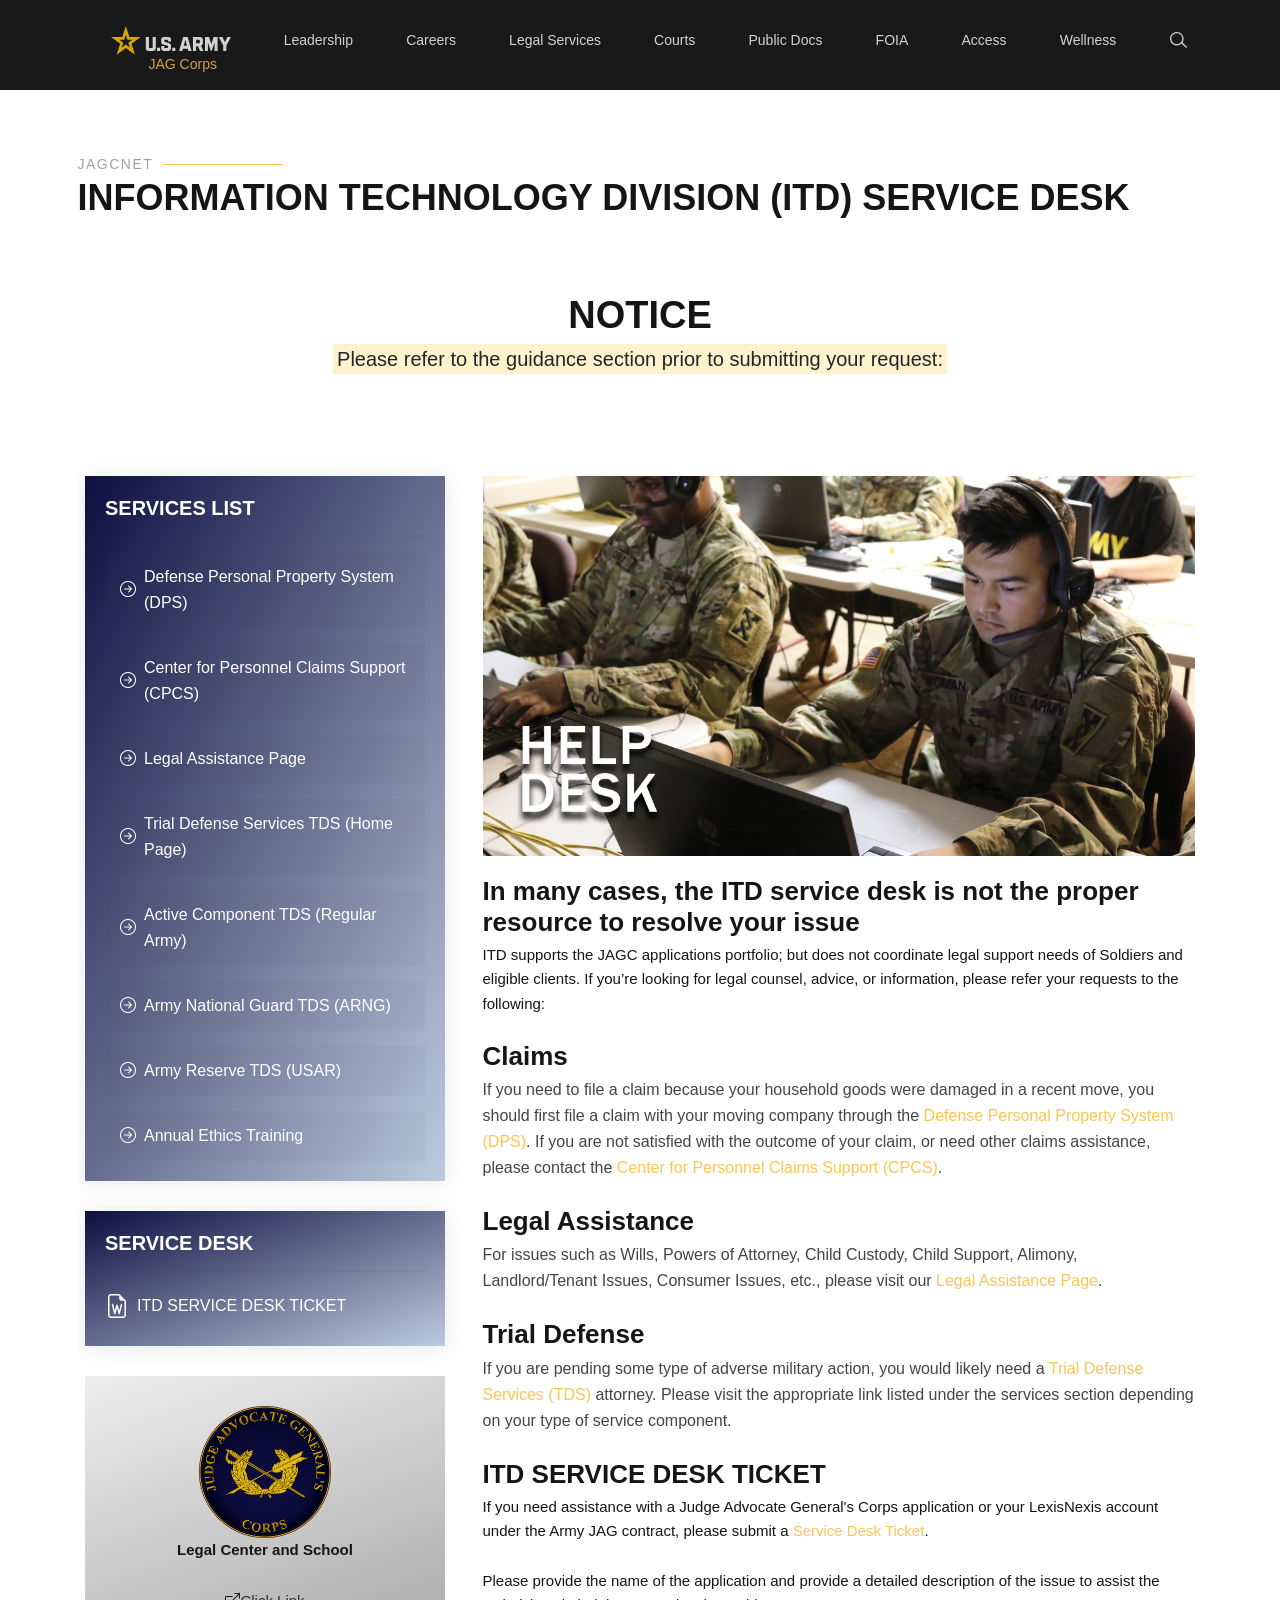
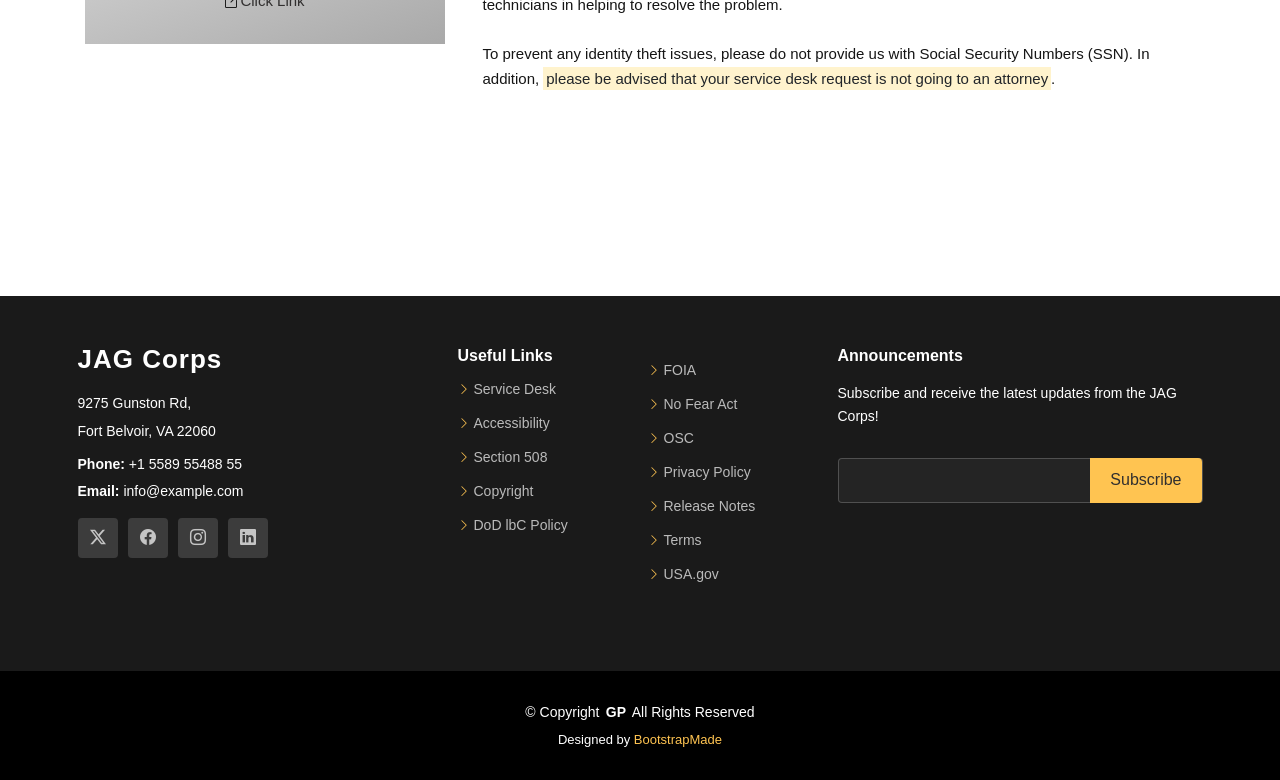
<file: helpdesk.html>
<!DOCTYPE html>
<html lang="en">

<head>
  <meta charset="utf-8">
  <meta content="width=device-width, initial-scale=1.0" name="viewport">
  <title>Index - Gp Bootstrap Template</title>
  <meta content="" name="description">
  <meta content="" name="keywords">

  <!-- Favicons -->
  <link href="assets/img/favicon.png" rel="icon">
  <link href="assets/img/apple-touch-icon.png" rel="apple-touch-icon">

  <!-- Fonts -->
  <link href="https://fonts.googleapis.com" rel="preconnect">
  <link href="https://fonts.gstatic.com" rel="preconnect" crossorigin>
  <link
    href="https://fonts.googleapis.com/css2?family=Roboto:ital,wght@0,100;0,300;0,400;0,500;0,700;0,900;1,100;1,300;1,400;1,500;1,700;1,900&family=Poppins:ital,wght@0,100;0,200;0,300;0,400;0,500;0,600;0,700;0,800;0,900;1,100;1,200;1,300;1,400;1,500;1,600;1,700;1,800;1,900&family=Raleway:ital,wght@0,100;0,200;0,300;0,400;0,500;0,600;0,700;0,800;0,900;1,100;1,200;1,300;1,400;1,500;1,600;1,700;1,800;1,900&display=swap"
    rel="stylesheet">

  <!-- Vendor CSS Files -->
  <link href="assets/vendor/bootstrap/css/bootstrap.min.css" rel="stylesheet">
  <link href="assets/vendor/bootstrap-icons/bootstrap-icons.css" rel="stylesheet">
  <link href="assets/vendor/aos/aos.css" rel="stylesheet">
  <link href="assets/vendor/swiper/swiper-bundle.min.css" rel="stylesheet">
  <link href="assets/vendor/glightbox/css/glightbox.min.css" rel="stylesheet">

  <!-- Main CSS File -->
  <link href="assets/css/main.css" rel="stylesheet">

  <!-- =======================================================
  * Template Name: Gp
  * Template URL: https://bootstrapmade.com/gp-free-multipurpose-html-bootstrap-template/
  * Updated: Jun 14 2024 with Bootstrap v5.3.3
  * Author: BootstrapMade.com
  * License: https://bootstrapmade.com/license/
  ======================================================== -->
</head>

<body class="index-page service-details-page">

  <!-- Nav wrapper -->
  <div class="nav-container">
    <nav>
      <ul class="mobile-nav">
        <li>
          <div class="menu-icon-container">
            <div class="menu-icon">
              <span class="line-1"></span>
              <span class="line-2"></span>
            </div>
          </div>
        </li>
        <li class="new-mobile-logo">
          <a href="./index.html" class="link-logo" target="_blank">
            <img src="./assets/images/usarmy.svg" alt="" class="img-logo">
          </a>
          <p class="">JAG Corps</p>
        </li>
        <!-- <li>
            <a href="#" class="link-bag"></a>
          </li> -->
      </ul>
      <ul class="desktop-nav">
        <li>
          <a href="./index.html" class="link-logo">
            <img src="./assets/images/usarmy.svg" alt="" class="img-logo">
            <span class="jag-logo">JAG Corps</span>
          </a>
        </li>
        <li>
          <a href="#" class="tab-search" id="tab-search">Leadership</a>
        </li>
        <li>
          <a href="#" class="second-search">Careers</a>
        </li>
        <li>
          <a href="#" class="third-search">Legal Services</a>
        </li>
        <li>
          <a href="#" class="fourth-search">Courts</a>
        </li>
        <li>
          <a href="#" class="five-search">Public Docs</a>
        </li>
        <li>
          <a href="#" class="six-search">FOIA</a>
        </li>
        <li>
          <a href="#" class="seven-search">Access</a>
        </li>
        <li>
          <a href="#" class="eight-search">Wellness</a>
        </li>
        <li>
          <a href="#" class="link-search"></a>
        </li>
        <!-- <li>
                      <a href="#" class="link-bag"></a>
                  </li> -->
      </ul>
    </nav> <!-- End of navigation items -->

    <!-- Search bar code -->
    <div class="search-container hide">
      <div class="link-search"></div>

      <div class="search-bar active">
        <form action="">
          <input type="text" placeholder="Search JAGCNet">
        </form>
      </div>
      <div class="link-close"></div>
      <div class="quick-links">
        <!-- I added a logo here -->
        <!-- <div class="desktop-logo">
            <img src="./assets/images/usarmy.svg" alt="" class="img-logo">
            <span class="jag-logo">JAG Corps</span>
          </div> -->
        <h2>Quick Links</h2>
        <ul class="flex-links">
          <li>
            <a href="https://tjaglcs.army.mil/" target="_blank">Legal Center and School</a>
          </li>
          <li>
            <a href="https://www.jagcnet.army.mil/sites/Advocacy.nsf" target="_blank">Advocacy Center</a>
          </li>
          <li>
            <a href="https://www.jagcnet.army.mil/ppto" target="_blank">Personnel</a>
          </li>
          <li>
            <a href="https://www.jagcnet.army.mil/Sites/CP56.nsf" target="_blank">CP-56</a>
          </li>
          <li>
            <a href="https://www.army.mil/ostc" target="_blank">OSTC</a>
          </li>
          <li>
            <a href="https://www.jagcnet.army.mil/Sites/JAGC.nsf/help.xsp" target="_blank">Help</a>
          </li>
          <li>
            <a href="#">Contact</a>
          </li>
          <li>
            <a href="#">Public Administrator Login</a>
          </li>
          <li>
            <a href="#">Login to JAGCNet</a>
          </li>
        </ul>


      </div>
    </div>

    <!-- Search bar code first link -->
    <div class="search-container first-link hide" id="first-link">
      <div class="link-search"></div>
      <div class="tab-search"></div>
      <div class="search-bar active">
        <form action="">
          <input type="text" placeholder="Search JAGCNet">
        </form>
      </div>
      <div class="firstLink-close"></div>
      <div class="quick-links">
        <!-- <div class="desktop-logo">
            <img src="./assets/images/usarmy.svg" alt="" class="img-logo">
            <span class="jag-logo">JAG Corps</span>
          </div> -->
        <h2>Leadership Links</h2>
        <ul class="flex-links">
          <li>
            <a href="./leader.html" target="_blank">Leadership</a>
          </li>
          <li>
            <a href="https://www.jagcnet.army.mil/Sites/jagc.nsf/homeContent.xsp?open&documentId=DEE613DFEC84B73B852579BC006142CE"
              target="_blank">Mission and Vision</a>
          </li>
          <li>
            <a href="https://www.jagcnet.army.mil/Sites/jagc.nsf/homeContent.xsp?documentId=A7D21BDE69E7A0E685258801005858F8"
              target="_blank">JAG Corps Strategy</a>
          </li>

          <li>
            <a href="https://www.jagcnet.army.mil/Sites/jagc.nsf/91EFF120637EC24D85257DB7005D879C/$File/JAGC%20Poster%202014.pdf"
              target="_blank">JAGC Poster</a>
          </li>


          <li>
            <a href="#">Army OneSource</a>
          </li>
          <li>
            <a href="https://login.milsuite.mil/?goto=https%3A%2F%2Fwww.milsuite.mil%3A443%2F"
              target="_blank">MilSuite</a>
          </li>
          <li>
            <a href="https://www.jagcnet.army.mil/Sites/JAGC.nsf/inMemoriam.xsp" target="_blank">In Memoriam</a>
          </li>
          <li>
            <a href="https://www.jagcnet.army.mil/Sites/JAGC.nsf/46DCA0CA1EE75266852586C5004A681F/$File/US%20Army%20JAG%20Corps%20Four%20Constants%20Smart%20Card.pdf"
              target="_blank">US Army JAG Corps Four “Constants” Smart Card</a>
          </li>
          <li>
            <a href="https://www.jagcnet.army.mil/Sites/JAGC.nsf/homeContent.xsp?open&documentId=7A2BDED61356AFAC852579F400662B36"
              target="_blank">Reserve Army Office Legal Websites</a>
          </li>

        </ul>


      </div>
    </div>

    <!-- Search bar code second link -->
    <div class="search-container second-link hide" id="second-link">
      <div class="link-search"></div>
      <div class="second-search"></div>
      <div class="search-bar active">
        <form action="">
          <input type="text" placeholder="Search Jagcnet">
        </form>
      </div>
      <div class="secondLink-close"></div>
      <div class="quick-links">
        <!-- <div class="desktop-logo">
            <img src="./assets/images/usarmy.svg" alt="" class="img-logo">
            <span class="jag-logo">JAG Corps</span>
          </div> -->
        <h2>Career Links</h2>
        <ul class="flex-links">
          <li>
            <a href="https://www.jagcnet.army.mil/GoArmyJAG" target="_blank">Lawyers</a>
          </li>
          <li>
            <a href="https://www.jagcnet.army.mil/GoArmyJAG" target="_blank">Internship/Externship Program</a>
          </li>
          <li>
            <a href="https://www.jagcnet.army.mil/GoArmyJAG" target="_blank">Paralegals</a>
          </li>
          <li>
            <a href="https://www.jagcnet.army.mil/GoArmyJAG" target="_blank">Civilians</a>
          </li>
          <li>
            <a href="https://myaccess.dmdc.osd.mil/identitymanagement/app/login" target="_blank">Military Spouse
              Attorney Hiring Program</a>
          </li>

        </ul>


      </div>
    </div>
    <!-- Search bar code third link -->
    <div class="search-container third-link hide" id="third-link">
      <div class="link-search"></div>
      <div class="third-search"></div>
      <div class="search-bar active">
        <form action="">
          <input type="text" placeholder="Search Jagcnet">
        </form>
      </div>
      <div class="thirdLink-close"></div>
      <div class="quick-links">
        <!-- <div class="desktop-logo">
            <img src="./assets/images/usarmy.svg" alt="" class="img-logo">
            <span class="jag-logo">JAG Corps</span>
          </div> -->
        <h2>Legal Services Links</h2>
        <ul class="flex-links">
          <li>
            <a href="https://www.jagcnet.army.mil/USARCS" target="_blank">Claims Website</a>
          </li>
          <li>
            <a href="https://www.jagcnet.army.mil/Apps/PCLAIMS/PCLAIMSPublic.nsf" target="_blank">File a Personnel
              Claim</a>
          </li>
          <li>
            <a href="https://www.jagcnet.army.mil/Sites/claims.nsf/homeContent.xsp?documentId=66BD58E0FFF0D03385257ABF0065D596"
              target="_blank">How to File a Tort Claim</a>
          </li>
          <li>
            <a href="https://www.jagcnet.army.mil/Legal" target="_blank">Legal Services Website</a>
          </li>
          <li>
            <a href="https://legalassistance.law.af.mil/" target="_blank">Legal Assistance Offices</a>
          </li>
          <li>
            <a href="https://www.jagcnet.army.mil/Sites/OSC.nsf" target="_blank">Office of the Soldier's Counsel</a>
          </li>
          <li>
            <a href="https://www.jagcnet.army.mil/SLRR" target="_blank">Soldier Legal Readiness Review</a>
          </li>
          <li>
            <a href="https://www.jagcnet.army.mil/SVCounsel" target="_blank">Special Victims' Counsel Program</a>
          </li>
          <li>
            <a href="https://www.jagcnet.army.mil/TDS" target="_blank">Trial Defense Service</a>
          </li>
          <li>
            <a href="#" target="_blank">Online Ethics Training</a>
          </li>
          <li>
            <a href="#" target="_blank">Initial Ethics Training for New Personnel</a>
          </li>
          <li>
            <a href="https://www.jagcnet.army.mil/Sites/ProcurementFraud.nsf" target="_blank">Procurement Fraud
              Division</a>
          </li>
        </ul>


      </div>
    </div>
    <!-- Search bar code fourth link -->
    <div class="search-container fourth-link hide" id="fourth-link">
      <div class="link-search"></div>
      <div class="fourth-search"></div>
      <div class="search-bar active">
        <form action="">
          <input type="text" placeholder="Search Jagcnet">
        </form>
      </div>
      <div class="fourthLink-close"></div>
      <div class="quick-links">
        <!-- <div class="desktop-logo">
            <img src="./assets/images/usarmy.svg" alt="" class="img-logo">
            <span class="jag-logo">JAG Corps</span>
          </div> -->
        <h2>Court Links</h2>
        <ul class="flex-links">
          <li>
            <a href="./judiciary.html" target="_blank">U.S. Army Trial Judiciary</a>
          </li>
          <li>
            <a href="https://www.jagcnet.army.mil/Apps/eDocket/eDocketPublic.nsf" target="_blank">eDocket</a>
          </li>
          <li>
            <a href="#">Random Number Generator (Classic Version)</a>
          </li>
          <li>
            <a href="https://www.jagcnet.army.mil/PMRG" target="_blank">Court-Martial Panel Member
              Randomization Generator</a>
          </li>
          <li>
            <a href="./appeals.html" target="_blank">U.S. Army Court of Criminal Appeals</a>
          </li>
          <li>
            <a href="https://www.jagcnet.army.mil/ACCALibrary/cases/opinions/OC" target="_blank">ACCA APPELLATE
              LIBRARY</a>
          </li>
          <li>
            <a href="https://www.jagcnet.army.mil/RulesofCourt" target="_blank">Rules of the Court</a>
          </li>
          <li>
            <a href="https://www.armfor.uscourts.gov/newcaaf/home.htm" target="_blank">U.S. Court of Appeals for the
              Armed Forces</a>
          </li>
          <li>
            <a href="https://www.supremecourt.gov/" target="_blank">U.S. Supreme Court</a>
          </li>
        </ul>


      </div>
    </div>
    <!-- Search bar code five link -->
    <div class="search-container five-link hide" id="five-link">
      <div class="link-search"></div>
      <div class="five-search"></div>
      <div class="search-bar active">
        <form action="">
          <input type="text" placeholder="Search Jagcnet">
        </form>
      </div>
      <div class="fiveLink-close"></div>
      <div class="quick-links">
        <!-- <div class="desktop-logo">
            <img src="./assets/images/usarmy.svg" alt="" class="img-logo">
            <span class="jag-logo">JAG Corps</span>
          </div> -->
        <h2>Public Libraries</h2>
        <ul class="flex-links">
          <li>
            <a href="#">Administrative and Civil Law</a>
          </li>
          <li>
            <a href="#">Claims</a>
          </li>
          <li>
            <a href="#">Contract and Fiscal law</a>
          </li>
          <li>
            <a href="#">National Security Law</a>
          </li>
          <li>
            <a href="#">Legal Assistance</a>
          </li>
          <li>
            <a href="https://www.jagcnet.army.mil/Sites/jagc.nsf/EE26CE7A9678A67A85257E1300563559/$File/CommandersLegalHandbook.pdf"
              target="_blank">Commander's Legal Handbook</a>
          </li>
          <li>
            <a href="https://www.jagcnet.army.mil/lawofficemanagement" target="_blank">Law Office Management</a>
          </li>
          <li>
            <a href="https://www.jagcnet.army.mil/Sites/JAGC.nsf/F3FBB5D831EAED2F8525855F006400F2/%24File/2019%20Advocacy%20Trainer.pdf"
              target="_blank">Advocacy Trainer (PDF Manual only)</a>
          </li>
          <li>
            <a href="https://www.jagcnet.army.mil/Sites/jagc.nsf/homeContent.xsp?documentId=7C4D0630163282308525855F00647525"
              target="_blank">Advocacy Trainer (PDF Manual and Videos)</a>
          </li>
          <li>
            <a href="#">Pub 1-1</a>
          </li>
          <li>
            <a href="https://www.jagcnet.army.mil/Sites/JAGC.nsf/homeContent.xsp?documentId=6448C92179F9C21C8525897C003AFC80"
              target="_blank">RC PPTO Update</a>
          </li>

        </ul>

      </div>
    </div>


    <!-- Search bar code six link -->
    <div class="search-container six-link hide" id="six-link">
      <div class="link-search"></div>
      <div class="six-search"></div>
      <div class="search-bar active">
        <form action="">
          <input type="text" placeholder="Search Jagcnet">
        </form>
      </div>
      <div class="sixLink-close"></div>
      <div class="quick-links">
        <!-- <div class="desktop-logo">
            <img src="./assets/images/usarmy.svg" alt="" class="img-logo">
            <span class="jag-logo">JAG Corps</span>
          </div> -->
        <h2>FOIA Links</h2>
        <ul class="flex-links">
          <li>
            <a href="#">ACCA Opinions</a>
          </li>
          <li>
            <a href="#">Army Court-Martial Public Record System</a>
          </li>
          <li>
            <a href="#">Army Settlements</a>
          </li>
          <li>
            <a href="#">Bankruptcy Listings</a>
          </li>
          <li>
            <a href="#">FOIA Contact Information</a>
          </li>
          <li>
            <a href="#">Commander's Legal Handbook</a>
          </li>


        </ul>

      </div>
    </div>

    <!-- Search bar code seven link -->
    <div class="search-container seven-link hide" id="seven-link">
      <div class="link-search"></div>
      <div class="seven-search"></div>
      <div class="search-bar active">
        <form action="">
          <input type="text" placeholder="Search Jagcnet">
        </form>
      </div>
      <div class="sevenLink-close"></div>
      <div class="quick-links">
        <!-- <div class="desktop-logo">
            <img src="./assets/images/usarmy.svg" alt="" class="img-logo">
            <span class="jag-logo">JAG Corps</span>
          </div> -->
        <h2>Access Links</h2>
        <ul class="flex-links">
          <li>
            <a href="#">FOIA</a>
          </li>
          <li>
            <a href="#">Request an Account</a>
          </li>
        </ul>

      </div>
    </div>

    <!-- Search bar code eight link -->
    <div class="search-container eight-link hide" id="eight-link">
      <div class="link-search"></div>
      <div class="eight-search"></div>
      <div class="search-bar active">
        <form action="">
          <input type="text" placeholder="Search Jagcnet">
        </form>
      </div>
      <div class="eightLink-close"></div>
      <div class="quick-links">
        <!-- <div class="desktop-logo">
            <img src="./assets/images/usarmy.svg" alt="" class="img-logo">
            <span class="jag-logo">JAG Corps</span>
          </div> -->
        <h2>Wellness Resource Links</h2>
        <ul class="flex-links">
          <li>
            <a href="#">OCONUS Military Family Life Counseling (MFLC) POCs</a>
          </li>
          <li>
            <a href="#">Military Crisis Line</a>
          </li>
          <li>
            <a href="#">Army Suicide Prevention Program</a>
          </li>
          <li>
            <a href="#">Suicide & Crisis Hotline</a>
          </li>
          <li>
            <a href="#">Human Performance Resources (by CHAMP)</a>
          </li>
          <li>
            <a href="#">Health & Wellness (Military OneSource)</a>
          </li>
          <li>
            <a href="#">Mental Health Resources</a>
          </li>
          <li>
            <a href="#">ABA Mental Health Resources</a>
          </li>
          <li>
            <a href="#">Army Resilience Directorate</a>
          </li>
          <li>
            <a href="#">Army Ready and Resilient (R2) Performance Centers</a>
          </li>
          <li>
            <a href="#">Stress and Relaxation Drills</a>
          </li>
          <li>
            <a href="#">Nutrition Tips</a>
          </li>
        </ul>

      </div>
    </div>




    <!-- Mobile Verison -->
    <div class="mobile-search-container">
      <div class="link-search"></div>
      <div class="search-bar">
        <form action="">
          <input type="text" placeholder="Search JAGCNet">
        </form>
      </div>
      <span class="cancel-btn">Cancel</span>
      <div class="quick-links">
        <h2>Quick Links</h2>
        <ul>
          <li>
            <a href="#">Legal Center and School</a>
          </li>
          <li>
            <a href="#">Advocacy Center</a>
          </li>
          <li>
            <a href="#">Personnel</a>
          </li>
          <li>
            <a href="#">CP-56</a>
          </li>
          <li>
            <a href="#">OSTC</a>
          </li>
          <li>
            <a href="#">Help</a>
          </li>
          <li>
            <a href="#">Contact</a>
          </li>
          <li>
            <a href="#">Public Administrator Login</a>
          </li>
          <li>
            <a href="#">Login to JAGCNet</a>
          </li>
        </ul>


      </div>
    </div>

    <!-- leadership Mobile Verison -->
    <div class="firstmobile-search-container hide">
      <div class="link-search"></div>
      <div class="search-bar">
        <form action="">
          <input type="text" placeholder="Search JAGCNet">
        </form>
      </div>
      <span class="cancel-btn">Cancel</span>
      <div class="quick-links">
        <h2>Leadership Links</h2>
        <ul>
          <li>
            <a href="./leader.html">Leadership</a>
          </li>
          <li>
            <a href="#">Mission and Vision</a>
          </li>
          <li>
            <a href="#">JAG Corps Strategy</a>
          </li>
          <li>
            <a href="#">JAGC Poster</a>
          </li>
          <li>
            <a href="#">US Army JAG Corps Four “Constants” Smart Card</a>
          </li>
          <li>
            <a href="#">Reserve Army Office Legal Websites</a>
          </li>
          <li>
            <a href="#">Army OneSource</a>
          </li>
          <li>
            <a href="#">MilSuite</a>
          </li>
          <li>
            <a href="#">In Memoriam</a>
          </li>
        </ul>


      </div>
    </div>

    <!-- Careers Mobile Verison -->
    <div class="secondmobile-search-container hide">
      <div class="link-search"></div>
      <div class="search-bar">
        <form action="">
          <input type="text" placeholder="Search JAGCNet">
        </form>
      </div>
      <span class="cancel-btn">Cancel</span>
      <div class="quick-links">
        <h2>Career Links</h2>
        <ul>
          <li>
            <a href="#">Lawyers</a>
          </li>
          <li>
            <a href="#">Internship/Externship Program</a>
          </li>
          <li>
            <a href="#">Paralegals</a>
          </li>
          <li>
            <a href="#">Military Spouse Attorney Hiring Program</a>
          </li>
        </ul>


      </div>
    </div>

    <!-- Legal Services Mobile Verison -->
    <div class="thirdmobile-search-container hide">
      <div class="link-search"></div>
      <div class="search-bar">
        <form action="">
          <input type="text" placeholder="Search JAGCNet">
        </form>
      </div>
      <span class="cancel-btn">Cancel</span>
      <div class="quick-links">
        <h2>Legal Services</h2>
        <ul>
          <li>
            <a href="#">Claims Website</a>
          </li>
          <li>
            <a href="#">File a Personnel Claim</a>
          </li>
          <li>
            <a href="#">How to File a Tort Claim</a>
          </li>
          <li>
            <a href="#">Legal Services Website</a>
          </li>
          <li>
            <a href="#">Legal Assistance Offices</a>
          </li>
          <li>
            <a href="#">Office of the Soldier's Counsel</a>
          </li>
          <li>
            <a href="#">Soldier Legal Readiness Review</a>
          </li>
          <li>
            <a href="#">Special Victims' Counsel Program</a>
          </li>
          <li>
            <a href="#">Trial Defense Service</a>
          </li>
          <li>
            <a href="#">Online Ethics Training</a>
          </li>
          <li>
            <a href="#">Initial Ethics Training for New Personnel</a>
          </li>
          <li>
            <a href="#">Procurement Fraud Division</a>
          </li>
        </ul>
      </div>
    </div>
    <!-- Courts Mobile Verison -->
    <div class="fourthmobile-search-container hide">
      <div class="link-search"></div>
      <div class="search-bar">
        <form action="">
          <input type="text" placeholder="Search JAGCNet">
        </form>
      </div>
      <span class="cancel-btn">Cancel</span>
      <div class="quick-links">
        <h2>Court Links</h2>
        <ul>
          <li>
            <a href="./judiciary.html">U.S. Army Trial Judiciary (Website)</a>
          </li>
          <li>
            <a href="#">U.S. Army Trial Judiciary (Website)</a>
          </li>
          <li>
            <a href="#">Random Number Generator (Classic Version)</a>
          </li>
          <li>
            <a href="#">Court-Martial Panel Randomization Generator</a>
          </li>
          <li>
            <a href="./appeals.html">U.S. Army Court of Criminal Appeals (Website)</a>
          </li>
          <li>
            <a href="#">U.S. Army Court of Criminal Appeals (Opinions)</a>
          </li>
          <li>
            <a href="#">Rules of the Court</a>
          </li>
          <li>
            <a href="#">U.S. Court of Appeals for the Armed Forces</a>
          </li>
          <li>
            <a href="#">U.S. Supreme Court</a>
          </li>
        </ul>
      </div>
    </div>

    <!-- Public Docs Mobile Verison -->
    <div class="fivemobile-search-container hide">
      <div class="link-search"></div>
      <div class="search-bar">
        <form action="">
          <input type="text" placeholder="Search JAGCNet">
        </form>
      </div>
      <span class="cancel-btn">Cancel</span>
      <div class="quick-links">
        <h2>Public Doc Links</h2>
        <ul>
          <li>
            <a href="#">Administrative and Civil Law</a>
          </li>
          <li>
            <a href="#">Claims</a>
          </li>
          <li>
            <a href="#">National Security Law</a>
          </li>
          <li>
            <a href="#">Legal Assistance</a>
          </li>
          <li>
            <a href="#">Commander's Legal Handbook</a>
          </li>
          <li>
            <a href="#">Law Office Management</a>
          </li>
          <li>
            <a href="#">Advocacy Trainer (PDF Manual only)</a>
          </li>
          <li>
            <a href="#">Advocacy Trainer (PDF Manual and Videos)</a>
          </li>
          <li>
            <a href="#">Pub 1-1</a>
          </li>
          <li>
            <a href="#">RC PPTO Update</a>
          </li>
        </ul>
      </div>
    </div>

    <!-- FOIA Mobile Verison -->
    <div class="sixmobile-search-container hide">
      <div class="link-search"></div>
      <div class="search-bar">
        <form action="">
          <input type="text" placeholder="Search JAGCNet">
        </form>
      </div>
      <span class="cancel-btn">Cancel</span>
      <div class="quick-links">
        <h2>FOIA Links</h2>
        <ul>
          <li>
            <a href="#">ACCA Opinions</a>
          </li>
          <li>
            <a href="#">Army Court-Martial Public Record System</a>
          </li>
          <li>
            <a href="#">Army Settlements</a>
          </li>
          <li>
            <a href="#">Bankruptcy Listings</a>
          </li>
          <li>
            <a href="#">FOIA Contact Information</a>
          </li>
        </ul>
      </div>
    </div>

    <!-- Access Mobile Verison -->
    <div class="sevenmobile-search-container hide">
      <div class="link-search"></div>
      <div class="search-bar">
        <form action="">
          <input type="text" placeholder="Search JAGCNet">
        </form>
      </div>
      <span class="cancel-btn">Cancel</span>
      <div class="quick-links">
        <h2>Access Links</h2>
        <ul>
          <li>
            <a href="#">FOIA</a>
          </li>
          <li>
            <a href="#">Request an Account</a>
          </li>
        </ul>
      </div>
    </div>
    <!-- Wellness Mobile Verison -->
    <div class="eightmobile-search-container hide">
      <div class="link-search"></div>
      <div class="search-bar">
        <form action="">
          <input type="text" placeholder="Search JAGCNet">
        </form>
      </div>
      <span class="cancel-btn">Cancel</span>
      <div class="quick-links">
        <h2>Wellness Links</h2>
        <ul>
          <li>
            <a href="#">OCONUS Military Family Life Counseling (MFLC) POCs</a>
          </li>
          <li>
            <a href="#">Military Crisis Line</a>
          </li>
          <li>
            <a href="#">Army Suicide Prevention Program</a>
          </li>
          <li>
            <a href="#">Suicide & Crisis Hotline</a>
          </li>
          <li>
            <a href="#">Human Performance Resources (by CHAMP)</a>
          </li>
          <li>
            <a href="#">Health & Wellness (Military OneSource)</a>
          </li>
          <li>
            <a href="#">Mental Health Resources</a>
          </li>
          <li>
            <a href="#">ABA Mental Health Resources</a>
          </li>
          <li>
            <a href="#">Army Resilience Directorate</a>
          </li>
          <li>
            <a href="#">Army Ready and Resilient (R2) Performance Centers</a>
          </li>
          <li>
            <a href="#">Stress and Relaxation Drills</a>
          </li>
          <li>
            <a href="#">Nutrition Tips</a>
          </li>
        </ul>
      </div>
    </div>

  </div><!-- End  Nav wrapper -->

  <!-- This is code for the overlay feature -->
  <div class="overlay"></div>






  <main class="main">




    <!-- /Call To Action Section -->
    <!-- Team Section -->
    <section id="team" class="team section">
      <!-- Section Title -->
      <div class="container section-title" data-aos="fade-up">
        <h2>JAGCNet</h2>
        <p>Information Technology Division (ITD) service desk</p>

        <main class="main">

          <!-- Page Title -->
          <div class="page-title" data-aos="fade">
            <!-- The div below had a class of heading -->
            <div class="my-heading">
              <div class="container">
                <div class="row d-flex justify-content-center text-center">
                  <div class="col-lg-8">
                    <h1>NOTICE</h1>
                    <p class="mb-0 custom-service"><mark>Please refer to the guidance section prior to submitting your request:</mark>
                    </p>
                  </div>
                </div>
              </div>
            </div>

          </div><!-- End Page Title -->

          <!-- Service Details Section -->
          <section id="service-details" class="service-details section">

            <div class="container">

              <div class="row gy-5">

                <div class="col-lg-4" data-aos="fade-up" data-aos-delay="100">

                  <div class="service-box">
                    <h4>SERVICES LIST</h4>
                    <div class="services-list">
                      <a href="https://www.militaryonesource.mil/moving-pcs/moving-personal-property/?utm_source=transcom&utm_medium=printed-material&utm_campaign=pcs-2022" target="_blank" ><i class="bi bi-arrow-right-circle"></i><span>Defense Personal Property System (DPS)</span></a>
                      <a href="mailto:usarmy.knox.hqda-otjag.mbx.cpcs@army.mil" target="_blank"><i class="bi bi-arrow-right-circle"></i><span>Center for Personnel Claims Support (CPCS)</span></a>
                      <a href="https://www.jagcnet.army.mil/Legal" target="_blank"><i class="bi bi-arrow-right-circle"></i><span>Legal Assistance Page</span></a>
                      <a href="https://www.jagcnet.army.mil/TDS" target="_blank"><i class="bi bi-arrow-right-circle"></i><span>Trial Defense Services TDS (Home Page)</span></a>
                      <a href="https://www.jagcnet.army.mil/Sites/USATDS.nsf/homeContent.xsp?open&documentId=95A724CB5A5C7376852586FE006A2D7E" target="_blank"><i class="bi bi-arrow-right-circle"></i><span>Active Component TDS (Regular Army)</span></a>
                      <a href="https://www.jagcnet.army.mil/Sites/USATDS.nsf/homeContent.xsp?open&documentId=DCDC7184347BD72F852586FE0069F176" target="_blank"><i class="bi bi-arrow-right-circle"></i><span>Army National Guard TDS (ARNG)</span></a>
                      <a href="https://www.jagcnet.army.mil/Sites/USATDS.nsf/homeContent.xsp?open&documentId=88C0261983F9F61C852586FE0069F6CB" target="_blank"><i class="bi bi-arrow-right-circle"></i><span>Army Reserve TDS (USAR)</span></a>
                      <a href="#"><i class="bi bi-arrow-right-circle"></i><span>Annual Ethics Training</span></a>
                    </div>
                  </div><!-- End Services List -->

                  <div class="service-box">
                    <h4>SERVICE DESK</h4>
                    <div class="download-catalog">
                      <a href="https://www.jagcnet.army.mil/TRACKS/ITD/new-ticket" target="_blank"><i class="bi bi-file-earmark-word"></i><span>ITD SERVICE DESK TICKET</span></a>
                     
                    </div>
                  </div><!-- End Services List -->

                  <div class="help-box d-flex flex-column justify-content-center align-items-center">
                    <!-- <i class="bi bi-headset help-icon"></i> -->
                     <img src="./assets/img/GoArmyJAG-jag-logo-01.png" alt="" class="img-fluid post-author-img service-desk flex-shrink-0">
                    <p><b>Legal Center and School</b></p>
                    <!-- <p class="d-flex align-items-center mt-2 mb-0"><i class="bi bi-telephone me-2"></i> <span>+1 5589
                        55488
                        55</span></p> -->
                    <p class="d-flex align-items-center mt-1 mb-0"><i class="bi bi-box-arrow-up-right"></i> <a
                        href="https://tjaglcs.army.mil/" target="_blank">Click Link</a></p>
                  </div>

                </div>

                <div class="col-lg-8 ps-lg-5" data-aos="fade-up" data-aos-delay="200">
                  <img src="./assets/img/HELPDESKHOME-PAGE-LIKS.jpg" alt="" class="img-fluid services-img">
                  <h3>In many cases, the ITD service desk is not the proper resource to resolve your issue</h3>
                  <p>
                    ITD supports the JAGC applications portfolio; but does not coordinate legal support needs of
                    Soldiers and eligible
                    clients. If you’re looking for legal counsel, advice, or information, please refer your requests to
                    the following:
                  </p>
                  <p>
                    <h3>Claims</h3>
                    If you need to file a claim because your household goods were damaged in a recent move, you should
                    first file a claim
                    with your moving company through the <a href="https://www.militaryonesource.mil/moving-pcs/moving-personal-property/?utm_source=transcom&utm_medium=printed-material&utm_campaign=pcs-2022" target="_blank">Defense Personal Property System (DPS)</a>. If you are not
                    satisfied with the outcome of your claim, or need other claims assistance, please contact the <a href="mailto: usarmy.knox.hqda-otjag.mbx.cpcs@army.mil" target="_blank">Center
                    for Personnel Claims Support (CPCS)</a>.
                    
                  </p>
                  <!-- <ul>
                
                  <li><i class="bi bi-check-circle"></i> <span>Ullamco laboris nisi ut aliquip ex ea</span></li>
                </ul> -->
                  <p>
                    <h3>Legal Assistance</h3>
                    For issues such as Wills, Powers of Attorney, Child Custody, Child Support, Alimony, Landlord/Tenant
                    Issues, Consumer
                    Issues, etc., please visit our <a href="https://www.jagcnet.army.mil/Legal" target="_blank">Legal Assistance Page</a>.
                  </p>
                  <p>
                    <h3>Trial Defense</h3>
                    If you are pending some type of adverse military action, you would likely need a <a href="https://www.jagcnet.army.mil/TDS" target="_blank">Trial Defense
                    Services (TDS)</a> attorney.
                    Please visit the appropriate link listed under the services section depending on your type of service component.
                  </p>
                  <h3>ITD SERVICE DESK TICKET</h3>
                  <p>If you need assistance with a Judge Advocate General's Corps application or your LexisNexis account under the Army JAG
                  contract, please submit a <a href="https://www.jagcnet.army.mil/TRACKS/ITD/new-ticket" target="_blank">Service Desk Ticket</a>.</p>
                 <p>Please provide the name of the application and provide a detailed description of the issue to assist the technicians in
                helping to resolve the problem.</p>
                <p>To prevent any identity theft issues, please do not provide us with Social Security Numbers (SSN). In addition, <mark>please
                be advised that your service desk request is not going to an attorney</mark>.</p>
                </div>

              </div>

            </div>

          </section><!-- /Service Details Section -->

        </main>



      </div><!-- End Section Title -->




    </section><!-- /Team Section -->




  </main>

  <footer id="footer" class="footer">

    <div class="footer-top">
      <div class="container">
        <div class="row gy-4">
          <div class="col-lg-4 col-md-6 footer-about">
            <a href="index.html" class="logo d-flex align-items-center">
              <span class="sitename">JAG Corps</span>
            </a>
            <div class="footer-contact pt-3">
              <p>9275 Gunston Rd, </p>
              <p>Fort Belvoir, VA 22060</p>
              <p class="mt-3"><strong>Phone:</strong> <span>+1 5589 55488 55</span></p>
              <p><strong>Email:</strong> <span>info@example.com</span></p>
            </div>
            <div class="social-links d-flex mt-4">
              <a href=""><i class="bi bi-twitter-x"></i></a>
              <a href=""><i class="bi bi-facebook"></i></a>
              <a href=""><i class="bi bi-instagram"></i></a>
              <a href=""><i class="bi bi-linkedin"></i></a>
            </div>
          </div>

          <div class="col-lg-2 col-md-3 footer-links">
            <h4>Useful Links</h4>
            <ul>
              <li><i class="bi bi-chevron-right"></i> <a
                  href="./helpdesk.html"
                  target="_blank"> Service Desk</a></li>
              <li><i class="bi bi-chevron-right"></i> <a
                  href="https://www.army.mil/armyequityandinclusion#org-accessibility" target="_blank">
                  Accessibility</a></li>
              <li><i class="bi bi-chevron-right"></i> <a href="https://dodcio.defense.gov/DoDSection508/Std_Stmt.aspx"
                  target="_blank"> Section 508</a></li>
              <li><i class="bi bi-chevron-right"></i> <a
                  href="https://www.jagcnet.army.mil/Sites/JAGC.nsf/footerContent.xsp" target="_blank"> Copyright</a>
              </li>
              <li><i class="bi bi-chevron-right"></i> <a href="https://dodcio.defense.gov/DoD-Web-Policy/"
                  target="_blank"> DoD lbC
                  Policy</a></li>
            </ul>
          </div>

          <div class="col-lg-2 col-md-3 footer-links">
            <h4></h4>
            <ul>
              <li><i class="bi bi-chevron-right"></i> <a
                  href="https://www.jagcnet.army.mil/Sites/JAGC.nsf/footerContent.xsp" target="_blank"> FOIA</a></li>
              <li><i class="bi bi-chevron-right"></i> <a href="https://www.army.mil/article/236698" target="_blank"> No
                  Fear Act</a>
              </li>
              <li><i class="bi bi-chevron-right"></i> <a href="https://osc.gov/Pages/About.aspx" target="_blank">
                  OSC</a></li>
              <li><i class="bi bi-chevron-right"></i> <a
                  href="https://www.jagcnet.army.mil/Sites/JAGC.nsf/footerContent.xsp" target="_blank"> Privacy
                  Policy</a></li>
              <li><i class="bi bi-chevron-right"></i> <a
                  href="https://www.jagcnet.army.mil/Sites/JAGC.nsf/footerContent.xsp" target="_blank"> Release
                  Notes</a></li>
              <li><i class="bi bi-chevron-right"></i> <a
                  href="https://www.jagcnet.army.mil/Sites/JAGC.nsf/footerContent.xsp" target="_blank"> Terms</a></li>
              <li><i class="bi bi-chevron-right"></i> <a href="https://www.usa.gov/" target="_blank"> USA.gov</a></li>
            </ul>
          </div>

          <div class="col-lg-4 col-md-12 footer-newsletter">
            <h4>Announcements</h4>
            <p>Subscribe and receive the latest updates from the JAG Corps!</p>
            <form action="forms/newsletter.php" method="post" class="php-email-form">
              <div class="newsletter-form"><input type="email" name="email"><input type="submit" value="Subscribe">
              </div>
              <div class="loading">Loading</div>
              <div class="error-message"></div>
              <div class="sent-message">Your subscription request has been sent. Thank you!</div>
            </form>
          </div>

        </div>
      </div>
    </div>

    <div class="copyright">
      <div class="container text-center">
        <p>© <span>Copyright</span> <strong class="px-1 sitename">GP</strong> <span>All Rights Reserved</span></p>
        <div class="credits">
          <!-- All the links in the footer should remain intact. -->
          <!-- You can delete the links only if you've purchased the pro version. -->
          <!-- Licensing information: https://bootstrapmade.com/license/ -->
          <!-- Purchase the pro version with working PHP/AJAX contact form: [buy-url] -->
          Designed by <a href="https://bootstrapmade.com/">BootstrapMade</a>
        </div>
      </div>
    </div>

  </footer>

  <!-- Scroll Top -->
  <a href="#" id="scroll-top" class="scroll-top d-flex align-items-center justify-content-center"><i
      class="bi bi-arrow-up-short"></i></a>

  <!-- Preloader -->
  <div id="preloader"></div>

  <!-- Vendor JS Files -->
  <script src="assets/vendor/bootstrap/js/bootstrap.bundle.min.js"></script>
  <script src="assets/vendor/php-email-form/validate.js"></script>
  <script src="assets/vendor/aos/aos.js"></script>
  <script src="assets/vendor/swiper/swiper-bundle.min.js"></script>
  <script src="assets/vendor/glightbox/js/glightbox.min.js"></script>
  <script src="assets/vendor/imagesloaded/imagesloaded.pkgd.min.js"></script>
  <script src="assets/vendor/isotope-layout/isotope.pkgd.min.js"></script>
  <script src="assets/vendor/purecounter/purecounter_vanilla.js"></script>

  <!-- Main JS File -->
  <script src="assets/js/main.js"></script>

</body>

</html>
</file>
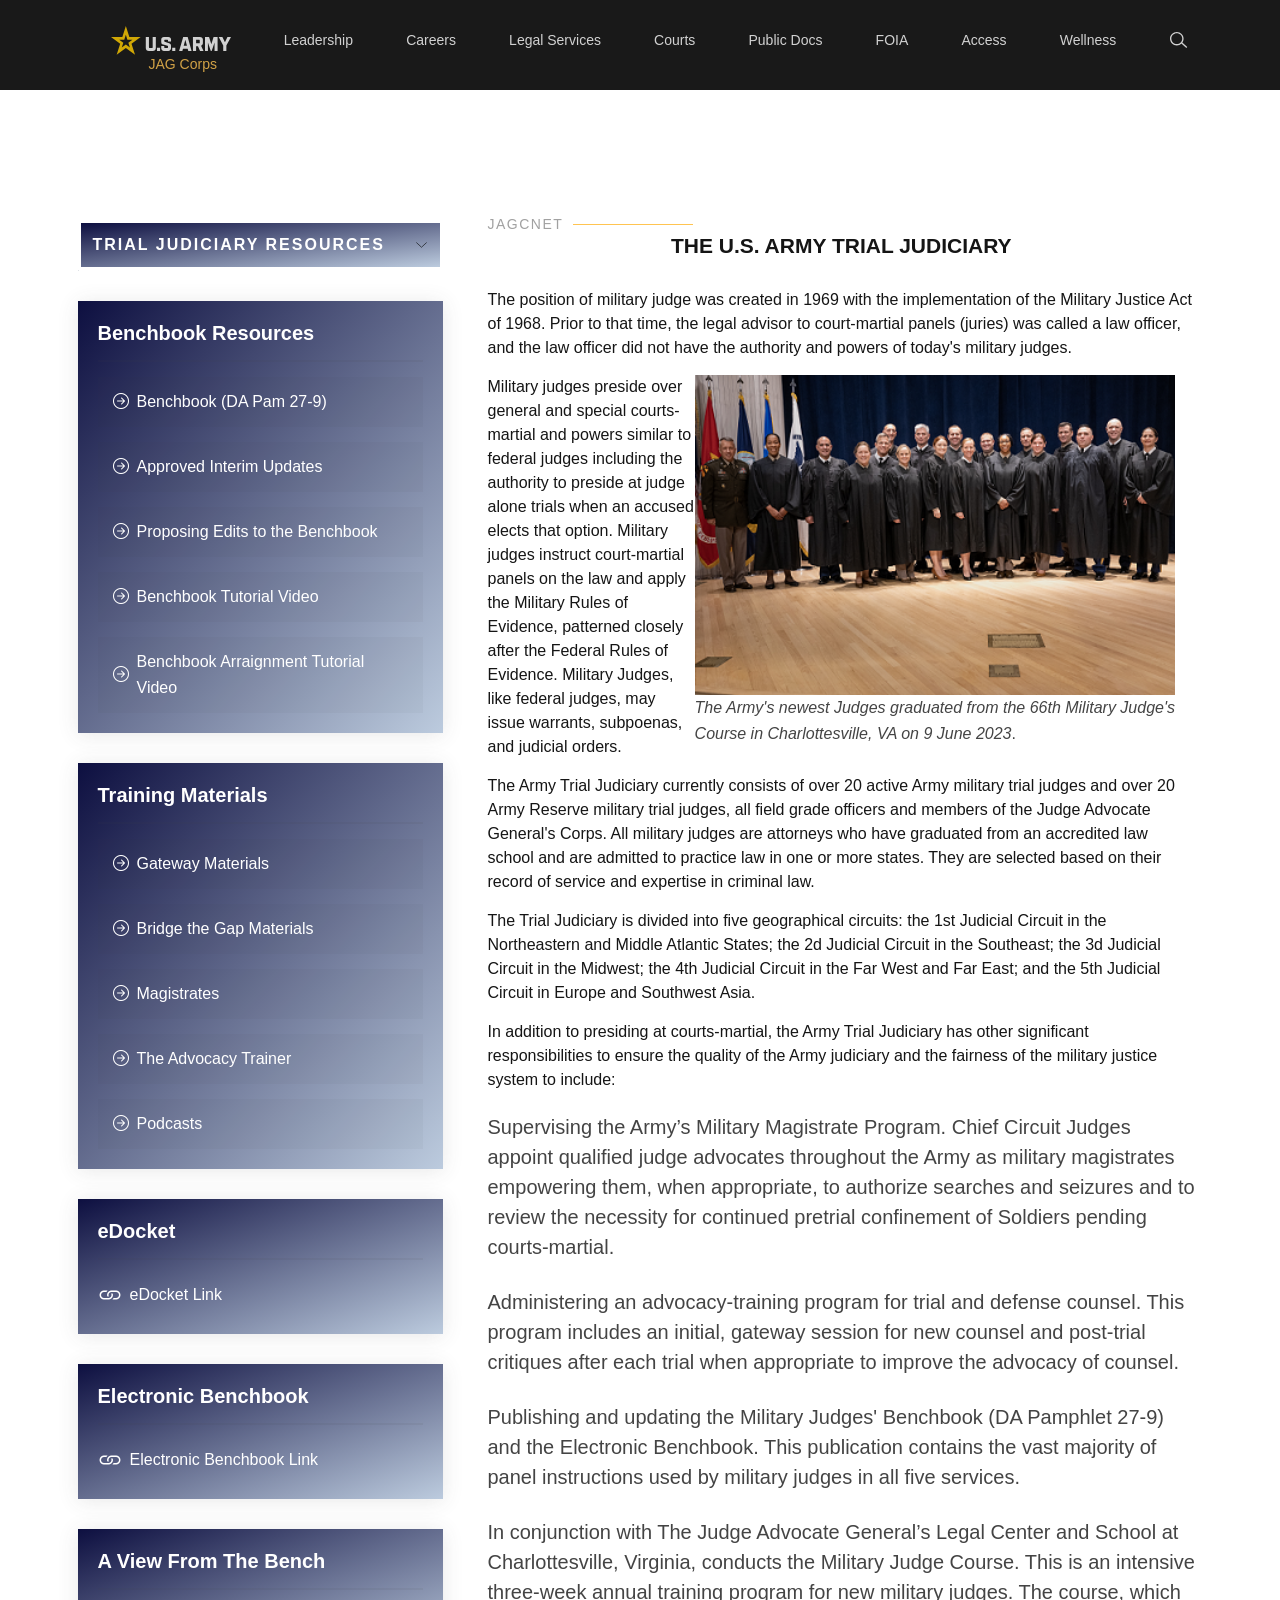
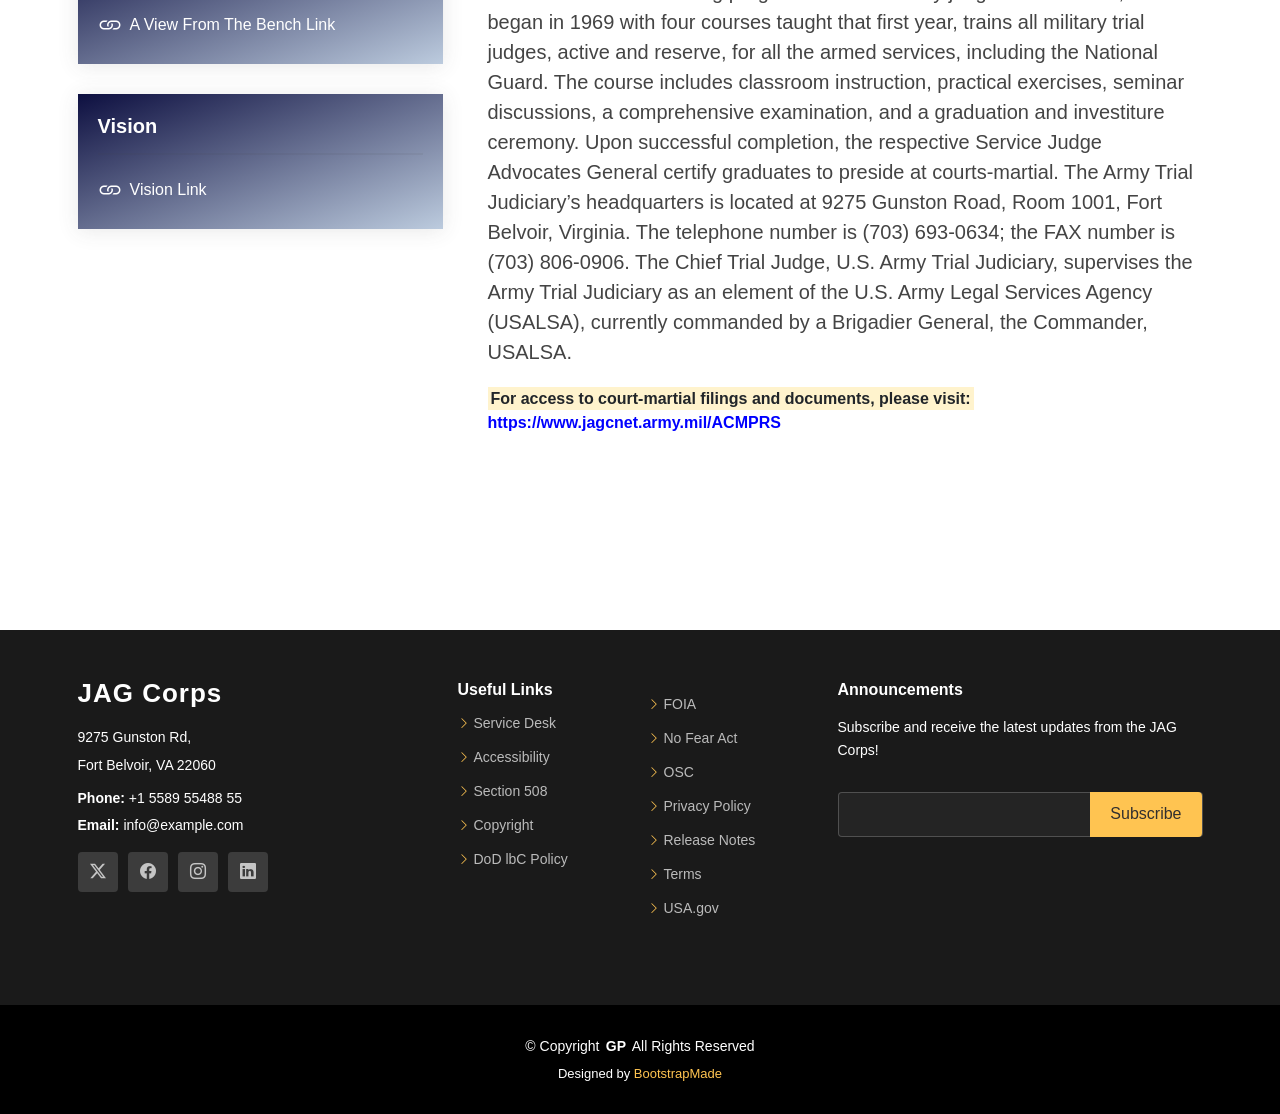
<file: judiciary.html>
<!DOCTYPE html>
<html lang="en">

<head>
  <meta charset="utf-8">
  <meta content="width=device-width, initial-scale=1.0" name="viewport">
  <title>Index - Gp Bootstrap Template</title>
  <meta content="" name="description">
  <meta content="" name="keywords">

  <!-- Favicons -->
  <link href="assets/img/favicon.png" rel="icon">
  <link href="assets/img/apple-touch-icon.png" rel="apple-touch-icon">

  <!-- Fonts -->
  <link href="https://fonts.googleapis.com" rel="preconnect">
  <link href="https://fonts.gstatic.com" rel="preconnect" crossorigin>
  <link
    href="https://fonts.googleapis.com/css2?family=Roboto:ital,wght@0,100;0,300;0,400;0,500;0,700;0,900;1,100;1,300;1,400;1,500;1,700;1,900&family=Poppins:ital,wght@0,100;0,200;0,300;0,400;0,500;0,600;0,700;0,800;0,900;1,100;1,200;1,300;1,400;1,500;1,600;1,700;1,800;1,900&family=Raleway:ital,wght@0,100;0,200;0,300;0,400;0,500;0,600;0,700;0,800;0,900;1,100;1,200;1,300;1,400;1,500;1,600;1,700;1,800;1,900&display=swap"
    rel="stylesheet">

  <!-- Vendor CSS Files -->
  <link href="assets/vendor/bootstrap/css/bootstrap.min.css" rel="stylesheet">
  <link href="assets/vendor/bootstrap-icons/bootstrap-icons.css" rel="stylesheet">
  <link href="assets/vendor/aos/aos.css" rel="stylesheet">
  <link href="assets/vendor/swiper/swiper-bundle.min.css" rel="stylesheet">
  <link href="assets/vendor/glightbox/css/glightbox.min.css" rel="stylesheet">

  <!-- Main CSS File -->
  <link href="assets/css/main.css" rel="stylesheet">

  <!-- =======================================================
  * Template Name: Gp
  * Template URL: https://bootstrapmade.com/gp-free-multipurpose-html-bootstrap-template/
  * Updated: Jun 14 2024 with Bootstrap v5.3.3
  * Author: BootstrapMade.com
  * License: https://bootstrapmade.com/license/
  ======================================================== -->
</head>

<body class="index-page service-details-page">

  <!-- Nav wrapper -->
  <div class="nav-container">
    <nav>
      <ul class="mobile-nav">
        <li>
          <div class="menu-icon-container">
            <div class="menu-icon">
              <span class="line-1"></span>
              <span class="line-2"></span>
            </div>
          </div>
        </li>
        <li class="new-mobile-logo">
          <a href="./index.html" class="link-logo" target="_blank">
            <img src="./assets/images/usarmy.svg" alt="" class="img-logo">
          </a>
          <p class="">JAG Corps</p>
        </li>
        <!-- <li>
            <a href="#" class="link-bag"></a>
          </li> -->
      </ul>
      <ul class="desktop-nav">
        <li>
          <a href="./index.html" class="link-logo">
            <img src="./assets/images/usarmy.svg" alt="" class="img-logo">
            <span class="jag-logo">JAG Corps</span>
          </a>
        </li>
        <li>
          <a href="#" class="tab-search" id="tab-search">Leadership</a>
        </li>
        <li>
          <a href="#" class="second-search">Careers</a>
        </li>
        <li>
          <a href="#" class="third-search">Legal Services</a>
        </li>
        <li>
          <a href="#" class="fourth-search">Courts</a>
        </li>
        <li>
          <a href="#" class="five-search">Public Docs</a>
        </li>
        <li>
          <a href="#" class="six-search">FOIA</a>
        </li>
        <li>
          <a href="#" class="seven-search">Access</a>
        </li>
        <li>
          <a href="#" class="eight-search">Wellness</a>
        </li>
        <li>
          <a href="#" class="link-search"></a>
        </li>
        <!-- <li>
                      <a href="#" class="link-bag"></a>
                  </li> -->
      </ul>
    </nav> <!-- End of navigation items -->

    <!-- Search bar code -->
    <div class="search-container hide">
      <div class="link-search"></div>

      <div class="search-bar active">
        <form action="">
          <input type="text" placeholder="Search JAGCNet">
        </form>
      </div>
      <div class="link-close"></div>
      <div class="quick-links">
        <!-- I added a logo here -->
        <!-- <div class="desktop-logo">
            <img src="./assets/images/usarmy.svg" alt="" class="img-logo">
            <span class="jag-logo">JAG Corps</span>
          </div> -->
        <h2>Quick Links</h2>
        <ul class="flex-links">
          <li>
            <a href="https://tjaglcs.army.mil/" target="_blank">Legal Center and School</a>
          </li>
          <li>
            <a href="https://www.jagcnet.army.mil/sites/Advocacy.nsf" target="_blank">Advocacy Center</a>
          </li>
          <li>
            <a href="https://www.jagcnet.army.mil/ppto" target="_blank">Personnel</a>
          </li>
          <li>
            <a href="https://www.jagcnet.army.mil/Sites/CP56.nsf" target="_blank">CP-56</a>
          </li>
          <li>
            <a href="https://www.army.mil/ostc" target="_blank">OSTC</a>
          </li>
          <li>
            <a href="https://www.jagcnet.army.mil/Sites/JAGC.nsf/help.xsp" target="_blank">Help</a>
          </li>
          <li>
            <a href="#">Contact</a>
          </li>
          <li>
            <a href="#">Public Administrator Login</a>
          </li>
          <li>
            <a href="#">Login to JAGCNet</a>
          </li>
        </ul>


      </div>
    </div>

    <!-- Search bar code first link -->
    <div class="search-container first-link hide" id="first-link">
      <div class="link-search"></div>
      <div class="tab-search"></div>
      <div class="search-bar active">
        <form action="">
          <input type="text" placeholder="Search JAGCNet">
        </form>
      </div>
      <div class="firstLink-close"></div>
      <div class="quick-links">
        <!-- <div class="desktop-logo">
            <img src="./assets/images/usarmy.svg" alt="" class="img-logo">
            <span class="jag-logo">JAG Corps</span>
          </div> -->
        <h2>Leadership Links</h2>
        <ul class="flex-links">
          <li>
            <a href="./leader.html" target="_blank">Leadership</a>
          </li>
          <li>
            <a href="https://www.jagcnet.army.mil/Sites/jagc.nsf/homeContent.xsp?open&documentId=DEE613DFEC84B73B852579BC006142CE"
              target="_blank">Mission and Vision</a>
          </li>
          <li>
            <a href="https://www.jagcnet.army.mil/Sites/jagc.nsf/homeContent.xsp?documentId=A7D21BDE69E7A0E685258801005858F8"
              target="_blank">JAG Corps Strategy</a>
          </li>

          <li>
            <a href="https://www.jagcnet.army.mil/Sites/jagc.nsf/91EFF120637EC24D85257DB7005D879C/$File/JAGC%20Poster%202014.pdf"
              target="_blank">JAGC Poster</a>
          </li>


          <li>
            <a href="#">Army OneSource</a>
          </li>
          <li>
            <a href="https://login.milsuite.mil/?goto=https%3A%2F%2Fwww.milsuite.mil%3A443%2F"
              target="_blank">MilSuite</a>
          </li>
          <li>
            <a href="https://www.jagcnet.army.mil/Sites/JAGC.nsf/inMemoriam.xsp" target="_blank">In Memoriam</a>
          </li>
          <li>
            <a href="https://www.jagcnet.army.mil/Sites/JAGC.nsf/46DCA0CA1EE75266852586C5004A681F/$File/US%20Army%20JAG%20Corps%20Four%20Constants%20Smart%20Card.pdf"
              target="_blank">US Army JAG Corps Four “Constants” Smart Card</a>
          </li>
          <li>
            <a href="https://www.jagcnet.army.mil/Sites/JAGC.nsf/homeContent.xsp?open&documentId=7A2BDED61356AFAC852579F400662B36"
              target="_blank">Reserve Army Office Legal Websites</a>
          </li>

        </ul>


      </div>
    </div>

    <!-- Search bar code second link -->
    <div class="search-container second-link hide" id="second-link">
      <div class="link-search"></div>
      <div class="second-search"></div>
      <div class="search-bar active">
        <form action="">
          <input type="text" placeholder="Search Jagcnet">
        </form>
      </div>
      <div class="secondLink-close"></div>
      <div class="quick-links">
        <!-- <div class="desktop-logo">
            <img src="./assets/images/usarmy.svg" alt="" class="img-logo">
            <span class="jag-logo">JAG Corps</span>
          </div> -->
        <h2>Career Links</h2>
        <ul class="flex-links">
          <li>
            <a href="https://www.jagcnet.army.mil/GoArmyJAG" target="_blank">Lawyers</a>
          </li>
          <li>
            <a href="https://www.jagcnet.army.mil/GoArmyJAG" target="_blank">Internship/Externship Program</a>
          </li>
          <li>
            <a href="https://www.jagcnet.army.mil/GoArmyJAG" target="_blank">Paralegals</a>
          </li>
          <li>
            <a href="https://www.jagcnet.army.mil/GoArmyJAG" target="_blank">Civilians</a>
          </li>
          <li>
            <a href="https://myaccess.dmdc.osd.mil/identitymanagement/app/login" target="_blank">Military Spouse
              Attorney Hiring Program</a>
          </li>

        </ul>


      </div>
    </div>
    <!-- Search bar code third link -->
    <div class="search-container third-link hide" id="third-link">
      <div class="link-search"></div>
      <div class="third-search"></div>
      <div class="search-bar active">
        <form action="">
          <input type="text" placeholder="Search Jagcnet">
        </form>
      </div>
      <div class="thirdLink-close"></div>
      <div class="quick-links">
        <!-- <div class="desktop-logo">
            <img src="./assets/images/usarmy.svg" alt="" class="img-logo">
            <span class="jag-logo">JAG Corps</span>
          </div> -->
        <h2>Legal Services Links</h2>
        <ul class="flex-links">
          <li>
            <a href="https://www.jagcnet.army.mil/USARCS" target="_blank">Claims Website</a>
          </li>
          <li>
            <a href="https://www.jagcnet.army.mil/Apps/PCLAIMS/PCLAIMSPublic.nsf" target="_blank">File a Personnel
              Claim</a>
          </li>
          <li>
            <a href="https://www.jagcnet.army.mil/Sites/claims.nsf/homeContent.xsp?documentId=66BD58E0FFF0D03385257ABF0065D596"
              target="_blank">How to File a Tort Claim</a>
          </li>
          <li>
            <a href="https://www.jagcnet.army.mil/Legal" target="_blank">Legal Services Website</a>
          </li>
          <li>
            <a href="https://legalassistance.law.af.mil/" target="_blank">Legal Assistance Offices</a>
          </li>
          <li>
            <a href="https://www.jagcnet.army.mil/Sites/OSC.nsf" target="_blank">Office of the Soldier's Counsel</a>
          </li>
          <li>
            <a href="https://www.jagcnet.army.mil/SLRR" target="_blank">Soldier Legal Readiness Review</a>
          </li>
          <li>
            <a href="https://www.jagcnet.army.mil/SVCounsel" target="_blank">Special Victims' Counsel Program</a>
          </li>
          <li>
            <a href="https://www.jagcnet.army.mil/TDS" target="_blank">Trial Defense Service</a>
          </li>
          <li>
            <a href="#" target="_blank">Online Ethics Training</a>
          </li>
          <li>
            <a href="#" target="_blank">Initial Ethics Training for New Personnel</a>
          </li>
          <li>
            <a href="https://www.jagcnet.army.mil/Sites/ProcurementFraud.nsf" target="_blank">Procurement Fraud
              Division</a>
          </li>
        </ul>


      </div>
    </div>
    <!-- Search bar code fourth link -->
    <div class="search-container fourth-link hide" id="fourth-link">
      <div class="link-search"></div>
      <div class="fourth-search"></div>
      <div class="search-bar active">
        <form action="">
          <input type="text" placeholder="Search Jagcnet">
        </form>
      </div>
      <div class="fourthLink-close"></div>
      <div class="quick-links">
        <!-- <div class="desktop-logo">
            <img src="./assets/images/usarmy.svg" alt="" class="img-logo">
            <span class="jag-logo">JAG Corps</span>
          </div> -->
        <h2>Court Links</h2>
        <ul class="flex-links">
          <li>
            <a href="./judiciary.html" target="_blank">U.S. Army Trial Judiciary</a>
          </li>
          <li>
            <a href="https://www.jagcnet.army.mil/Apps/eDocket/eDocketPublic.nsf" target="_blank">eDocket</a>
          </li>
          <li>
            <a href="#">Random Number Generator (Classic Version)</a>
          </li>
          <li>
            <a href="https://www.jagcnet.army.mil/PMRG" target="_blank">Court-Martial Panel Member
              Randomization Generator</a>
          </li>
          <li>
            <a href="./appeals.html" target="_blank">U.S. Army Court of Criminal Appeals</a>
          </li>
          <li>
            <a href="https://www.jagcnet.army.mil/ACCALibrary/cases/opinions/OC" target="_blank">ACCA APPELLATE
              LIBRARY</a>
          </li>
          <li>
            <a href="https://www.jagcnet.army.mil/RulesofCourt" target="_blank">Rules of the Court</a>
          </li>
          <li>
            <a href="https://www.armfor.uscourts.gov/newcaaf/home.htm" target="_blank">U.S. Court of Appeals for the
              Armed Forces</a>
          </li>
          <li>
            <a href="https://www.supremecourt.gov/" target="_blank">U.S. Supreme Court</a>
          </li>
        </ul>


      </div>
    </div>
    <!-- Search bar code five link -->
    <div class="search-container five-link hide" id="five-link">
      <div class="link-search"></div>
      <div class="five-search"></div>
      <div class="search-bar active">
        <form action="">
          <input type="text" placeholder="Search Jagcnet">
        </form>
      </div>
      <div class="fiveLink-close"></div>
      <div class="quick-links">
        <!-- <div class="desktop-logo">
            <img src="./assets/images/usarmy.svg" alt="" class="img-logo">
            <span class="jag-logo">JAG Corps</span>
          </div> -->
        <h2>Public Libraries</h2>
        <ul class="flex-links">
          <li>
            <a href="#">Administrative and Civil Law</a>
          </li>
          <li>
            <a href="#">Claims</a>
          </li>
          <li>
            <a href="#">Contract and Fiscal law</a>
          </li>
          <li>
            <a href="#">National Security Law</a>
          </li>
          <li>
            <a href="#">Legal Assistance</a>
          </li>
          <li>
            <a href="https://www.jagcnet.army.mil/Sites/jagc.nsf/EE26CE7A9678A67A85257E1300563559/$File/CommandersLegalHandbook.pdf"
              target="_blank">Commander's Legal Handbook</a>
          </li>
          <li>
            <a href="https://www.jagcnet.army.mil/lawofficemanagement" target="_blank">Law Office Management</a>
          </li>
          <li>
            <a href="https://www.jagcnet.army.mil/Sites/JAGC.nsf/F3FBB5D831EAED2F8525855F006400F2/%24File/2019%20Advocacy%20Trainer.pdf"
              target="_blank">Advocacy Trainer (PDF Manual only)</a>
          </li>
          <li>
            <a href="https://www.jagcnet.army.mil/Sites/jagc.nsf/homeContent.xsp?documentId=7C4D0630163282308525855F00647525"
              target="_blank">Advocacy Trainer (PDF Manual and Videos)</a>
          </li>
          <li>
            <a href="#">Pub 1-1</a>
          </li>
          <li>
            <a href="https://www.jagcnet.army.mil/Sites/JAGC.nsf/homeContent.xsp?documentId=6448C92179F9C21C8525897C003AFC80"
              target="_blank">RC PPTO Update</a>
          </li>

        </ul>

      </div>
    </div>


    <!-- Search bar code six link -->
    <div class="search-container six-link hide" id="six-link">
      <div class="link-search"></div>
      <div class="six-search"></div>
      <div class="search-bar active">
        <form action="">
          <input type="text" placeholder="Search Jagcnet">
        </form>
      </div>
      <div class="sixLink-close"></div>
      <div class="quick-links">
        <!-- <div class="desktop-logo">
            <img src="./assets/images/usarmy.svg" alt="" class="img-logo">
            <span class="jag-logo">JAG Corps</span>
          </div> -->
        <h2>FOIA Links</h2>
        <ul class="flex-links">
          <li>
            <a href="#">ACCA Opinions</a>
          </li>
          <li>
            <a href="#">Army Court-Martial Public Record System</a>
          </li>
          <li>
            <a href="#">Army Settlements</a>
          </li>
          <li>
            <a href="#">Bankruptcy Listings</a>
          </li>
          <li>
            <a href="#">FOIA Contact Information</a>
          </li>
          <li>
            <a href="#">Commander's Legal Handbook</a>
          </li>


        </ul>

      </div>
    </div>

    <!-- Search bar code seven link -->
    <div class="search-container seven-link hide" id="seven-link">
      <div class="link-search"></div>
      <div class="seven-search"></div>
      <div class="search-bar active">
        <form action="">
          <input type="text" placeholder="Search Jagcnet">
        </form>
      </div>
      <div class="sevenLink-close"></div>
      <div class="quick-links">
        <!-- <div class="desktop-logo">
            <img src="./assets/images/usarmy.svg" alt="" class="img-logo">
            <span class="jag-logo">JAG Corps</span>
          </div> -->
        <h2>Access Links</h2>
        <ul class="flex-links">
          <li>
            <a href="#">FOIA</a>
          </li>
          <li>
            <a href="#">Request an Account</a>
          </li>
        </ul>

      </div>
    </div>

    <!-- Search bar code eight link -->
    <div class="search-container eight-link hide" id="eight-link">
      <div class="link-search"></div>
      <div class="eight-search"></div>
      <div class="search-bar active">
        <form action="">
          <input type="text" placeholder="Search Jagcnet">
        </form>
      </div>
      <div class="eightLink-close"></div>
      <div class="quick-links">
        <!-- <div class="desktop-logo">
            <img src="./assets/images/usarmy.svg" alt="" class="img-logo">
            <span class="jag-logo">JAG Corps</span>
          </div> -->
        <h2>Wellness Resource Links</h2>
        <ul class="flex-links">
          <li>
            <a href="#">OCONUS Military Family Life Counseling (MFLC) POCs</a>
          </li>
          <li>
            <a href="#">Military Crisis Line</a>
          </li>
          <li>
            <a href="#">Army Suicide Prevention Program</a>
          </li>
          <li>
            <a href="#">Suicide & Crisis Hotline</a>
          </li>
          <li>
            <a href="#">Human Performance Resources (by CHAMP)</a>
          </li>
          <li>
            <a href="#">Health & Wellness (Military OneSource)</a>
          </li>
          <li>
            <a href="#">Mental Health Resources</a>
          </li>
          <li>
            <a href="#">ABA Mental Health Resources</a>
          </li>
          <li>
            <a href="#">Army Resilience Directorate</a>
          </li>
          <li>
            <a href="#">Army Ready and Resilient (R2) Performance Centers</a>
          </li>
          <li>
            <a href="#">Stress and Relaxation Drills</a>
          </li>
          <li>
            <a href="#">Nutrition Tips</a>
          </li>
        </ul>

      </div>
    </div>




    <!-- Mobile Verison -->
    <div class="mobile-search-container">
      <div class="link-search"></div>
      <div class="search-bar">
        <form action="">
          <input type="text" placeholder="Search JAGCNet">
        </form>
      </div>
      <span class="cancel-btn">Cancel</span>
      <div class="quick-links">
        <h2>Quick Links</h2>
        <ul>
          <li>
            <a href="#">Legal Center and School</a>
          </li>
          <li>
            <a href="#">Advocacy Center</a>
          </li>
          <li>
            <a href="#">Personnel</a>
          </li>
          <li>
            <a href="#">CP-56</a>
          </li>
          <li>
            <a href="#">OSTC</a>
          </li>
          <li>
            <a href="#">Help</a>
          </li>
          <li>
            <a href="#">Contact</a>
          </li>
          <li>
            <a href="#">Public Administrator Login</a>
          </li>
          <li>
            <a href="#">Login to JAGCNet</a>
          </li>
        </ul>


      </div>
    </div>

    <!-- leadership Mobile Verison -->
    <div class="firstmobile-search-container hide">
      <div class="link-search"></div>
      <div class="search-bar">
        <form action="">
          <input type="text" placeholder="Search JAGCNet">
        </form>
      </div>
      <span class="cancel-btn">Cancel</span>
      <div class="quick-links">
        <h2>Leadership Links</h2>
        <ul>
          <li>
            <a href="./leader.html">Leadership</a>
          </li>
          <li>
            <a href="#">Mission and Vision</a>
          </li>
          <li>
            <a href="#">JAG Corps Strategy</a>
          </li>
          <li>
            <a href="#">JAGC Poster</a>
          </li>
          <li>
            <a href="#">US Army JAG Corps Four “Constants” Smart Card</a>
          </li>
          <li>
            <a href="#">Reserve Army Office Legal Websites</a>
          </li>
          <li>
            <a href="#">Army OneSource</a>
          </li>
          <li>
            <a href="#">MilSuite</a>
          </li>
          <li>
            <a href="#">In Memoriam</a>
          </li>
        </ul>


      </div>
    </div>

    <!-- Careers Mobile Verison -->
    <div class="secondmobile-search-container hide">
      <div class="link-search"></div>
      <div class="search-bar">
        <form action="">
          <input type="text" placeholder="Search JAGCNet">
        </form>
      </div>
      <span class="cancel-btn">Cancel</span>
      <div class="quick-links">
        <h2>Career Links</h2>
        <ul>
          <li>
            <a href="#">Lawyers</a>
          </li>
          <li>
            <a href="#">Internship/Externship Program</a>
          </li>
          <li>
            <a href="#">Paralegals</a>
          </li>
          <li>
            <a href="#">Military Spouse Attorney Hiring Program</a>
          </li>
        </ul>


      </div>
    </div>

    <!-- Legal Services Mobile Verison -->
    <div class="thirdmobile-search-container hide">
      <div class="link-search"></div>
      <div class="search-bar">
        <form action="">
          <input type="text" placeholder="Search JAGCNet">
        </form>
      </div>
      <span class="cancel-btn">Cancel</span>
      <div class="quick-links">
        <h2>Legal Services</h2>
        <ul>
          <li>
            <a href="#">Claims Website</a>
          </li>
          <li>
            <a href="#">File a Personnel Claim</a>
          </li>
          <li>
            <a href="#">How to File a Tort Claim</a>
          </li>
          <li>
            <a href="#">Legal Services Website</a>
          </li>
          <li>
            <a href="#">Legal Assistance Offices</a>
          </li>
          <li>
            <a href="#">Office of the Soldier's Counsel</a>
          </li>
          <li>
            <a href="#">Soldier Legal Readiness Review</a>
          </li>
          <li>
            <a href="#">Special Victims' Counsel Program</a>
          </li>
          <li>
            <a href="#">Trial Defense Service</a>
          </li>
          <li>
            <a href="#">Online Ethics Training</a>
          </li>
          <li>
            <a href="#">Initial Ethics Training for New Personnel</a>
          </li>
          <li>
            <a href="#">Procurement Fraud Division</a>
          </li>
        </ul>
      </div>
    </div>
    <!-- Courts Mobile Verison -->
    <div class="fourthmobile-search-container hide">
      <div class="link-search"></div>
      <div class="search-bar">
        <form action="">
          <input type="text" placeholder="Search JAGCNet">
        </form>
      </div>
      <span class="cancel-btn">Cancel</span>
      <div class="quick-links">
        <h2>Court Links</h2>
        <ul>
          <li>
            <a href="./judiciary.html">U.S. Army Trial Judiciary (Website)</a>
          </li>
          <li>
            <a href="#">U.S. Army Trial Judiciary (Website)</a>
          </li>
          <li>
            <a href="#">Random Number Generator (Classic Version)</a>
          </li>
          <li>
            <a href="#">Court-Martial Panel Randomization Generator</a>
          </li>
          <li>
            <a href="./appeals.html">U.S. Army Court of Criminal Appeals (Website)</a>
          </li>
          <li>
            <a href="#">U.S. Army Court of Criminal Appeals (Opinions)</a>
          </li>
          <li>
            <a href="#">Rules of the Court</a>
          </li>
          <li>
            <a href="#">U.S. Court of Appeals for the Armed Forces</a>
          </li>
          <li>
            <a href="#">U.S. Supreme Court</a>
          </li>
        </ul>
      </div>
    </div>

    <!-- Public Docs Mobile Verison -->
    <div class="fivemobile-search-container hide">
      <div class="link-search"></div>
      <div class="search-bar">
        <form action="">
          <input type="text" placeholder="Search JAGCNet">
        </form>
      </div>
      <span class="cancel-btn">Cancel</span>
      <div class="quick-links">
        <h2>Public Doc Links</h2>
        <ul>
          <li>
            <a href="#">Administrative and Civil Law</a>
          </li>
          <li>
            <a href="#">Claims</a>
          </li>
          <li>
            <a href="#">National Security Law</a>
          </li>
          <li>
            <a href="#">Legal Assistance</a>
          </li>
          <li>
            <a href="#">Commander's Legal Handbook</a>
          </li>
          <li>
            <a href="#">Law Office Management</a>
          </li>
          <li>
            <a href="#">Advocacy Trainer (PDF Manual only)</a>
          </li>
          <li>
            <a href="#">Advocacy Trainer (PDF Manual and Videos)</a>
          </li>
          <li>
            <a href="#">Pub 1-1</a>
          </li>
          <li>
            <a href="#">RC PPTO Update</a>
          </li>
        </ul>
      </div>
    </div>

    <!-- FOIA Mobile Verison -->
    <div class="sixmobile-search-container hide">
      <div class="link-search"></div>
      <div class="search-bar">
        <form action="">
          <input type="text" placeholder="Search JAGCNet">
        </form>
      </div>
      <span class="cancel-btn">Cancel</span>
      <div class="quick-links">
        <h2>FOIA Links</h2>
        <ul>
          <li>
            <a href="#">ACCA Opinions</a>
          </li>
          <li>
            <a href="#">Army Court-Martial Public Record System</a>
          </li>
          <li>
            <a href="#">Army Settlements</a>
          </li>
          <li>
            <a href="#">Bankruptcy Listings</a>
          </li>
          <li>
            <a href="#">FOIA Contact Information</a>
          </li>
        </ul>
      </div>
    </div>

    <!-- Access Mobile Verison -->
    <div class="sevenmobile-search-container hide">
      <div class="link-search"></div>
      <div class="search-bar">
        <form action="">
          <input type="text" placeholder="Search JAGCNet">
        </form>
      </div>
      <span class="cancel-btn">Cancel</span>
      <div class="quick-links">
        <h2>Access Links</h2>
        <ul>
          <li>
            <a href="#">FOIA</a>
          </li>
          <li>
            <a href="#">Request an Account</a>
          </li>
        </ul>
      </div>
    </div>
    <!-- Wellness Mobile Verison -->
    <div class="eightmobile-search-container hide">
      <div class="link-search"></div>
      <div class="search-bar">
        <form action="">
          <input type="text" placeholder="Search JAGCNet">
        </form>
      </div>
      <span class="cancel-btn">Cancel</span>
      <div class="quick-links">
        <h2>Wellness Links</h2>
        <ul>
          <li>
            <a href="#">OCONUS Military Family Life Counseling (MFLC) POCs</a>
          </li>
          <li>
            <a href="#">Military Crisis Line</a>
          </li>
          <li>
            <a href="#">Army Suicide Prevention Program</a>
          </li>
          <li>
            <a href="#">Suicide & Crisis Hotline</a>
          </li>
          <li>
            <a href="#">Human Performance Resources (by CHAMP)</a>
          </li>
          <li>
            <a href="#">Health & Wellness (Military OneSource)</a>
          </li>
          <li>
            <a href="#">Mental Health Resources</a>
          </li>
          <li>
            <a href="#">ABA Mental Health Resources</a>
          </li>
          <li>
            <a href="#">Army Resilience Directorate</a>
          </li>
          <li>
            <a href="#">Army Ready and Resilient (R2) Performance Centers</a>
          </li>
          <li>
            <a href="#">Stress and Relaxation Drills</a>
          </li>
          <li>
            <a href="#">Nutrition Tips</a>
          </li>
        </ul>
      </div>
    </div>

  </div><!-- End  Nav wrapper -->

  <!-- This is code for the overlay feature -->
  <div class="overlay"></div>






  <main class="main">




    <!-- /Call To Action Section -->
    <!-- Team Section -->
    <section id="team" class="team section">
      
        <!-- <p>The U.S. Army Trial Judiciary</p> -->

        <main class="main">



          <!-- Service Details Section -->
          <section id="service-details" class="service-details section">

            <div class="container">

              <div class="row gy-5">

                <div class="col-lg-4" data-aos="fade-up" data-aos-delay="100">

                  <!-- accordion code starts here -->
                  <div class="accordion accordion-flush" id="accordionFlushExample">
                    <!-- button One  Trial Judiciary Resources-->
                    <div class="accordion-item">
                      <h2 class="accordion-header" id="flush-headingTwo">
                        <button class="accordion-button collapsed button-54" type="button" data-bs-toggle="collapse"
                          data-bs-target="#flush-collapseTwo" aria-expanded="false" aria-controls="flush-collapseTwo">
                          Trial Judiciary Resources
                        </button>
                      </h2>
                      <div id="flush-collapseTwo" class="accordion-collapse collapse" aria-labelledby="flush-headingTwo"
                        data-bs-parent="#accordionFlushExample">
                        <div class="accordion-body service-box">
                          <div class="services-list">
                            <a href="https://www.jagcnet.army.mil/Sites/trialjudiciary.nsf/homeContent.xsp?open&documentId=2A901902D7BF56B885257B480066DE3D"
                              target="_blank"><i class="bi bi-arrow-right-circle"></i><span>Classified
                                Evidence</span></a>
                            <a href="https://www.jagcnet.army.mil/Sites/trialjudiciary.nsf/homeContent.xsp?open&documentId=D88BE8926D67F28885257B480066E132" target="_blank"><i
                                class="bi bi-arrow-right-circle"></i><span>Court-Martial Case Report (CMCR)</span></a>
                            <a href="https://www.jagcnet.army.mil/Sites/trialjudiciary.nsf/homeDisplay.xsp?tag=Court+Room+Security" target="_blank"><i
                                class="bi bi-arrow-right-circle"></i><span>Court
                                Room Security</span></a>
                            <a href="https://www.jagcnet.army.mil/Sites/trialjudiciary.nsf/01736D836A876BC785257B480066E65E/$FILE/DoDI%201325_07,%20Administration%20of%20Military%20Correctional%20Facilities%20and%20Clemency%20and%20Parole%20Authority,%20Inc%20Ch4,%20dtd%2019%20Aug%202020.pdf" target="_blank"><i class="bi bi-filetype-pdf"></i><span>DoD
                                Sexual Offender Registration Policy</span></a>
                            <a href="https://www.lb5.uscourts.gov/juryinstructions/" target="_blank"><i
                                class="bi bi-arrow-right-circle"></i><span>Federal
                                Pattern Jury Instructions</span></a>
                            <a href="https://www.jagcnet.army.mil/Sites/trialjudiciary.nsf/homeContent.xsp?open&documentId=F03DE3FB047641D585257B480066EB96" target="_blank"><i
                                class="bi bi-arrow-right-circle"></i><span>Forms
                                for Trial Judges</span></a>
                            
                            <a href="https://www.jagcnet.army.mil/Sites/trialjudiciary.nsf/homeContent.xsp?open&documentId=8F1B461411B570BB85257B480066EE65" target="_blank"><i
                                class="bi bi-arrow-right-circle"></i><span>Manual
                                for Courts-Martial</span></a>
                            <a href="https://www.jagcnet.army.mil/Sites/trialjudiciary.nsf/homeContent.xsp?open&documentId=7B7E8C1A520E09F385257B480066F167" target="_blank"><i
                                class="bi bi-arrow-right-circle"></i><span>References / Regulations /
                                Pamphlets</span></a>
                            <a href="https://www.jagcnet.army.mil/Sites/trialjudiciary.nsf/homeContent.xsp?open&documentId=0BFB34232C95DE3285257B48006732AC" target="_blank"><i
                                class="bi bi-arrow-right-circle"></i><span>Rules
                                of Court</span></a>
                            <a href="https://www.jagcnet.army.mil/Sites/trialjudiciary.nsf/homeContent.xsp?open&documentId=52BAE9464CBF43DB85257B48006735E4" target="_blank"><i
                                class="bi bi-arrow-right-circle"></i><span>Service
                                Trial Guides</span></a>

                          </div>
                        </div>
                      </div>
                    </div><!-- button One  Trial Judiciary Resources End -->
                    <div class="service-box">
                      <h4>Benchbook Resources</h4>
                      <div class="services-list">
                        <a href="https://www.jagcnet.army.mil/Sites/trialjudiciary.nsf/homeContent.xsp?open&documentId=80086608B92177D285257B48006924A1"
                          target="_blank"><i class="bi bi-arrow-right-circle"></i><span>Benchbook (DA Pam
                            27-9)</span></a>
                        <a href="https://www.jagcnet.army.mil/Sites/trialjudiciary.nsf/homeContent.xsp?open&documentId=DE67163596F12C3F85257B48006915EA" target="_blank"><i
                            class="bi bi-arrow-right-circle"></i><span>Approved Interim Updates</span></a>
                        <a href="https://www.jagcnet.army.mil/Sites/trialjudiciary.nsf/homeContent.xsp?open&documentId=EC956F7499298581852584570072530A" target="_blank"><i
                            class="bi bi-arrow-right-circle"></i><span>Proposing Edits to the Benchbook</span></a>
                        <a href="https://www.jagcnet.army.mil/Sites/trialjudiciary.nsf/homeContent.xsp?documentId=8D27CCDC972AE33B85258788004EAEE2" target="_blank"><i
                            class="bi bi-arrow-right-circle"></i><span>Benchbook Tutorial Video</span></a>
                        <a href="https://www.jagcnet.army.mil/Sites/trialjudiciary.nsf/homeContent.xsp?documentId=F00612C9A3D6F8DE85258990004D8F8D" target="_blank"><i
                            class="bi bi-arrow-right-circle"></i><span>Benchbook Arraignment Tutorial Video</span></a>
                      </div>
                    </div><!-- End Services List -->
                    <div class="service-box">
                      <h4>Training Materials</h4>
                      <div class="services-list">
                        <a href="https://www.jagcnet.army.mil/Sites/trialjudiciary.nsf/homeContent.xsp?open&documentId=1DE5716E6CCEF3B285257B48006ECB73"
                          target="_blank"><i class="bi bi-arrow-right-circle"></i><span>Gateway Materials</span></a>
                        <a href="https://www.jagcnet.army.mil/Sites/trialjudiciary.nsf/homeContent.xsp?open&documentId=6E41DECFBDEC998285257B48006ECE73" target="_blank"><i
                            class="bi bi-arrow-right-circle"></i><span>Bridge the Gap Materials</span></a>
                        <a href="#" target="_blank"><i
                            class="bi bi-arrow-right-circle"></i><span>Magistrates</span></a>
                        <a href="https://www.jagcnet.army.mil/Sites/trialjudiciary.nsf/homeContent.xsp?open&documentId=F2E81CC38940083985257B4800673CA4" target="_blank"><i
                            class="bi bi-arrow-right-circle"></i><span>The Advocacy Trainer</span></a>
                        <a href="https://www.jagcnet.army.mil/Sites/trialjudiciary.nsf/homeContent.xsp?open&documentId=E32649F3A990E4F28525856C004263B1" target="_blank"><i
                            class="bi bi-arrow-right-circle"></i><span>Podcasts</span></a>
                      </div>
                    </div><!-- End Services List -->
                    <div class="service-box">
                      <h4>eDocket</h4>
                      <div class="download-catalog">
                        <a href="https://www.jagcnet.army.mil/Apps/eDocket/eDocketPublic.nsf" target="_blank"><i
                            class="bi bi-link"></i><span>eDocket
                            Link</span></a>

                      </div>
                    </div><!-- End Services List -->
                    <div class="service-box">
                      <h4>Electronic Benchbook</h4>
                      <div class="download-catalog">
                        <a href="https://www.jagcnet.army.mil/EBB" target="_blank"><i
                            class="bi bi-link"></i><span>Electronic Benchbook Link</span></a>

                      </div>
                    </div><!-- End Services List -->
                    <div class="service-box">
                      <h4>A View From The Bench</h4>
                      <div class="download-catalog">
                        <a href="https://www.jagcnet.army.mil/Sites/trialjudiciary.nsf/homeContent.xsp?open&documentId=7C25DDD2DCD2DC2685257CFB004F63EE" target="_blank"><i
                            class="bi bi-link"></i><span>A View
                            From The Bench Link</span></a>

                      </div>
                    </div><!-- End Services List -->
                    <div class="service-box">
                      <h4>Vision</h4>
                      <div class="download-catalog">
                        <a href="https://www.jagcnet.army.mil/Sites/trialjudiciary.nsf/homeContent.xsp?open&documentId=B0F9CD184BF9911785258712005172B6" target="_blank"><i
                            class="bi bi-link"></i><span>Vision
                            Link</span></a>

                      </div>
                    </div><!-- End Services List -->
                  </div> <!-- accordion code ends here -->
                </div><!-- end of the 1st secton  -->

                <div class="col-lg-8 ps-lg-5" data-aos="fade-up" data-aos-delay="200">
                  <!-- Section Title -->
                  <div class="container section-title" data-aos="fade-up">
                    <h2>JAGCNet</h2>
                  <p class="new-title">The U.S. Army Trial Judiciary</p>
                  <p class="leader-style">The position of military judge was created in 1969 with the implementation of
                    the
                    Military Justice Act of 1968. Prior to
                    that time, the legal advisor to court-martial panels (juries) was called a law officer, and the law
                    officer
                    did not have
                    the authority and powers of today's military judges.</p>
                  <figure class="left">
                    <img class="judical-img" src="./assets/img/TJAGNewJudges_1688575305670 copy.png" alt="">
                    <figcaption><i>The Army's newest Judges graduated from the 66th Military Judge's <br> Course in
                        Charlottesville, VA on
                        9 June 2023</i>.</figcaption>
                  </figure>
                  <p class="leader-style">Military judges preside over general and special courts-martial and powers
                    similar to
                    federal judges including the
                    authority to preside at judge alone trials when an accused elects that option. Military judges
                    instruct
                    court-martial
                    panels on the law and apply the Military Rules of Evidence, patterned closely after the Federal
                    Rules of
                    Evidence.
                    Military Judges, like federal judges, may issue warrants, subpoenas, and judicial orders.</p>
                  <p class="leader-style">The Army Trial Judiciary currently consists of over 20 active Army military
                    trial judges and
                    over 20 Army Reserve
                    military trial judges, all field grade officers and members of the Judge Advocate General's Corps.
                    All military judges
                    are attorneys who have graduated from an accredited law school and are admitted to practice law in
                    one or more states.
                    They are selected based on their record of service and expertise in criminal law.</p>
                  <p class="leader-style">The Trial Judiciary is divided into five geographical circuits: the 1st
                    Judicial Circuit in the
                    Northeastern and Middle
                    Atlantic States; the 2d Judicial Circuit in the Southeast; the 3d Judicial Circuit in the Midwest;
                    the 4th Judicial
                    Circuit in the Far West and Far East; and the 5th Judicial Circuit in Europe and Southwest Asia.</p>
                  <p class="leader-style">In addition to presiding at courts-martial, the Army Trial Judiciary has other
                    significant
                    responsibilities to ensure
                    the quality of the Army judiciary and the fairness of the military justice system to include:</p>
                  <ul class="judical">
                    <li>Supervising the Army’s Military Magistrate Program. Chief Circuit Judges appoint qualified judge
                      advocates
                      throughout
                      the Army as military magistrates empowering them, when appropriate, to authorize searches and
                      seizures and to review
                      the
                      necessity for continued pretrial confinement of Soldiers pending courts-martial.</li>
                    <li>Administering an advocacy-training program for trial and defense counsel. This program includes
                      an initial,
                      gateway
                      session for new counsel and post-trial critiques after each trial when appropriate to improve the
                      advocacy of
                      counsel.</li>
                    <li>Publishing and updating the Military Judges' Benchbook (DA Pamphlet 27-9) and the Electronic
                      Benchbook. This
                      publication
                      contains the vast majority of panel instructions used by military judges in all five services.
                    </li>
                    <li>In conjunction with The Judge Advocate General’s Legal Center and School at Charlottesville,
                      Virginia, conducts
                      the
                      Military Judge Course. This is an intensive three-week annual training program for new military
                      judges. The course,
                      which began in 1969 with four courses taught that first year, trains all military trial judges,
                      active and reserve,
                      for
                      all the armed services, including the National Guard. The course includes classroom instruction,
                      practical
                      exercises,
                      seminar discussions, a comprehensive examination, and a graduation and investiture ceremony. Upon
                      successful
                      completion,
                      the respective Service Judge Advocates General certify graduates to preside at courts-martial.

                      The Army Trial Judiciary’s headquarters is located at 9275 Gunston Road, Room 1001, Fort Belvoir,
                      Virginia. The
                      telephone number is (703) 693-0634; the FAX number is (703) 806-0906. The Chief Trial Judge, U.S.
                      Army Trial
                      Judiciary,
                      supervises the Army Trial Judiciary as an element of the U.S. Army Legal Services Agency (USALSA),
                      currently
                      commanded
                      by a Brigadier General, the Commander, USALSA.</li>
                  </ul>
                  <p class="leader-style"><b><mark>For access to court-martial filings and documents, please
                        visit:</mark></b>
                    <a class="custom-a"
                      href="https://www.jagcnet.army.mil/ACMPRS.">https://www.jagcnet.army.mil/ACMPRS</a>
                  </p>


                </div>

              </div>

            </div>

          </section><!-- /Service Details Section -->

        </main>



      </div><!-- End Section Title -->




    </section><!-- /Team Section -->




  </main>

  <footer id="footer" class="footer">

    <div class="footer-top">
      <div class="container">
        <div class="row gy-4">
          <div class="col-lg-4 col-md-6 footer-about">
            <a href="index.html" class="logo d-flex align-items-center">
              <span class="sitename">JAG Corps</span>
            </a>
            <div class="footer-contact pt-3">
              <p>9275 Gunston Rd, </p>
              <p>Fort Belvoir, VA 22060</p>
              <p class="mt-3"><strong>Phone:</strong> <span>+1 5589 55488 55</span></p>
              <p><strong>Email:</strong> <span>info@example.com</span></p>
            </div>
            <div class="social-links d-flex mt-4">
              <a href=""><i class="bi bi-twitter-x"></i></a>
              <a href=""><i class="bi bi-facebook"></i></a>
              <a href=""><i class="bi bi-instagram"></i></a>
              <a href=""><i class="bi bi-linkedin"></i></a>
            </div>
          </div>

          <div class="col-lg-2 col-md-3 footer-links">
            <h4>Useful Links</h4>
            <ul>
              <li><i class="bi bi-chevron-right"></i> <a href="./helpdesk.html" target="_blank"> Service Desk</a></li>
              <li><i class="bi bi-chevron-right"></i> <a
                  href="https://www.army.mil/armyequityandinclusion#org-accessibility" target="_blank">
                  Accessibility</a></li>
              <li><i class="bi bi-chevron-right"></i> <a href="https://dodcio.defense.gov/DoDSection508/Std_Stmt.aspx"
                  target="_blank"> Section 508</a></li>
              <li><i class="bi bi-chevron-right"></i> <a
                  href="https://www.jagcnet.army.mil/Sites/JAGC.nsf/footerContent.xsp" target="_blank"> Copyright</a>
              </li>
              <li><i class="bi bi-chevron-right"></i> <a href="https://dodcio.defense.gov/DoD-Web-Policy/"
                  target="_blank"> DoD lbC
                  Policy</a></li>
            </ul>
          </div>

          <div class="col-lg-2 col-md-3 footer-links">
            <h4></h4>
            <ul>
              <li><i class="bi bi-chevron-right"></i> <a
                  href="https://www.jagcnet.army.mil/Sites/JAGC.nsf/footerContent.xsp" target="_blank"> FOIA</a></li>
              <li><i class="bi bi-chevron-right"></i> <a href="https://www.army.mil/article/236698" target="_blank"> No
                  Fear Act</a>
              </li>
              <li><i class="bi bi-chevron-right"></i> <a href="https://osc.gov/Pages/About.aspx" target="_blank">
                  OSC</a></li>
              <li><i class="bi bi-chevron-right"></i> <a
                  href="https://www.jagcnet.army.mil/Sites/JAGC.nsf/footerContent.xsp" target="_blank"> Privacy
                  Policy</a></li>
              <li><i class="bi bi-chevron-right"></i> <a
                  href="https://www.jagcnet.army.mil/Sites/JAGC.nsf/footerContent.xsp" target="_blank"> Release
                  Notes</a></li>
              <li><i class="bi bi-chevron-right"></i> <a
                  href="https://www.jagcnet.army.mil/Sites/JAGC.nsf/footerContent.xsp" target="_blank"> Terms</a></li>
              <li><i class="bi bi-chevron-right"></i> <a href="https://www.usa.gov/" target="_blank"> USA.gov</a></li>
            </ul>
          </div>

          <div class="col-lg-4 col-md-12 footer-newsletter">
            <h4>Announcements</h4>
            <p>Subscribe and receive the latest updates from the JAG Corps!</p>
            <form action="forms/newsletter.php" method="post" class="php-email-form">
              <div class="newsletter-form"><input type="email" name="email"><input type="submit" value="Subscribe">
              </div>
              <div class="loading">Loading</div>
              <div class="error-message"></div>
              <div class="sent-message">Your subscription request has been sent. Thank you!</div>
            </form>
          </div>

        </div>
      </div>
    </div>

    <div class="copyright">
      <div class="container text-center">
        <p>© <span>Copyright</span> <strong class="px-1 sitename">GP</strong> <span>All Rights Reserved</span></p>
        <div class="credits">
          <!-- All the links in the footer should remain intact. -->
          <!-- You can delete the links only if you've purchased the pro version. -->
          <!-- Licensing information: https://bootstrapmade.com/license/ -->
          <!-- Purchase the pro version with working PHP/AJAX contact form: [buy-url] -->
          Designed by <a href="https://bootstrapmade.com/">BootstrapMade</a>
        </div>
      </div>
    </div>

  </footer>

  <!-- Scroll Top -->
  <a href="#" id="scroll-top" class="scroll-top d-flex align-items-center justify-content-center"><i
      class="bi bi-arrow-up-short"></i></a>

  <!-- Preloader -->
  <div id="preloader"></div>

  <!-- Vendor JS Files -->
  <script src="assets/vendor/bootstrap/js/bootstrap.bundle.min.js"></script>
  <script src="assets/vendor/php-email-form/validate.js"></script>
  <script src="assets/vendor/aos/aos.js"></script>
  <script src="assets/vendor/swiper/swiper-bundle.min.js"></script>
  <script src="assets/vendor/glightbox/js/glightbox.min.js"></script>
  <script src="assets/vendor/imagesloaded/imagesloaded.pkgd.min.js"></script>
  <script src="assets/vendor/isotope-layout/isotope.pkgd.min.js"></script>
  <script src="assets/vendor/purecounter/purecounter_vanilla.js"></script>

  <!-- Main JS File -->
  <script src="assets/js/main.js"></script>

</body>

</html>
</file>
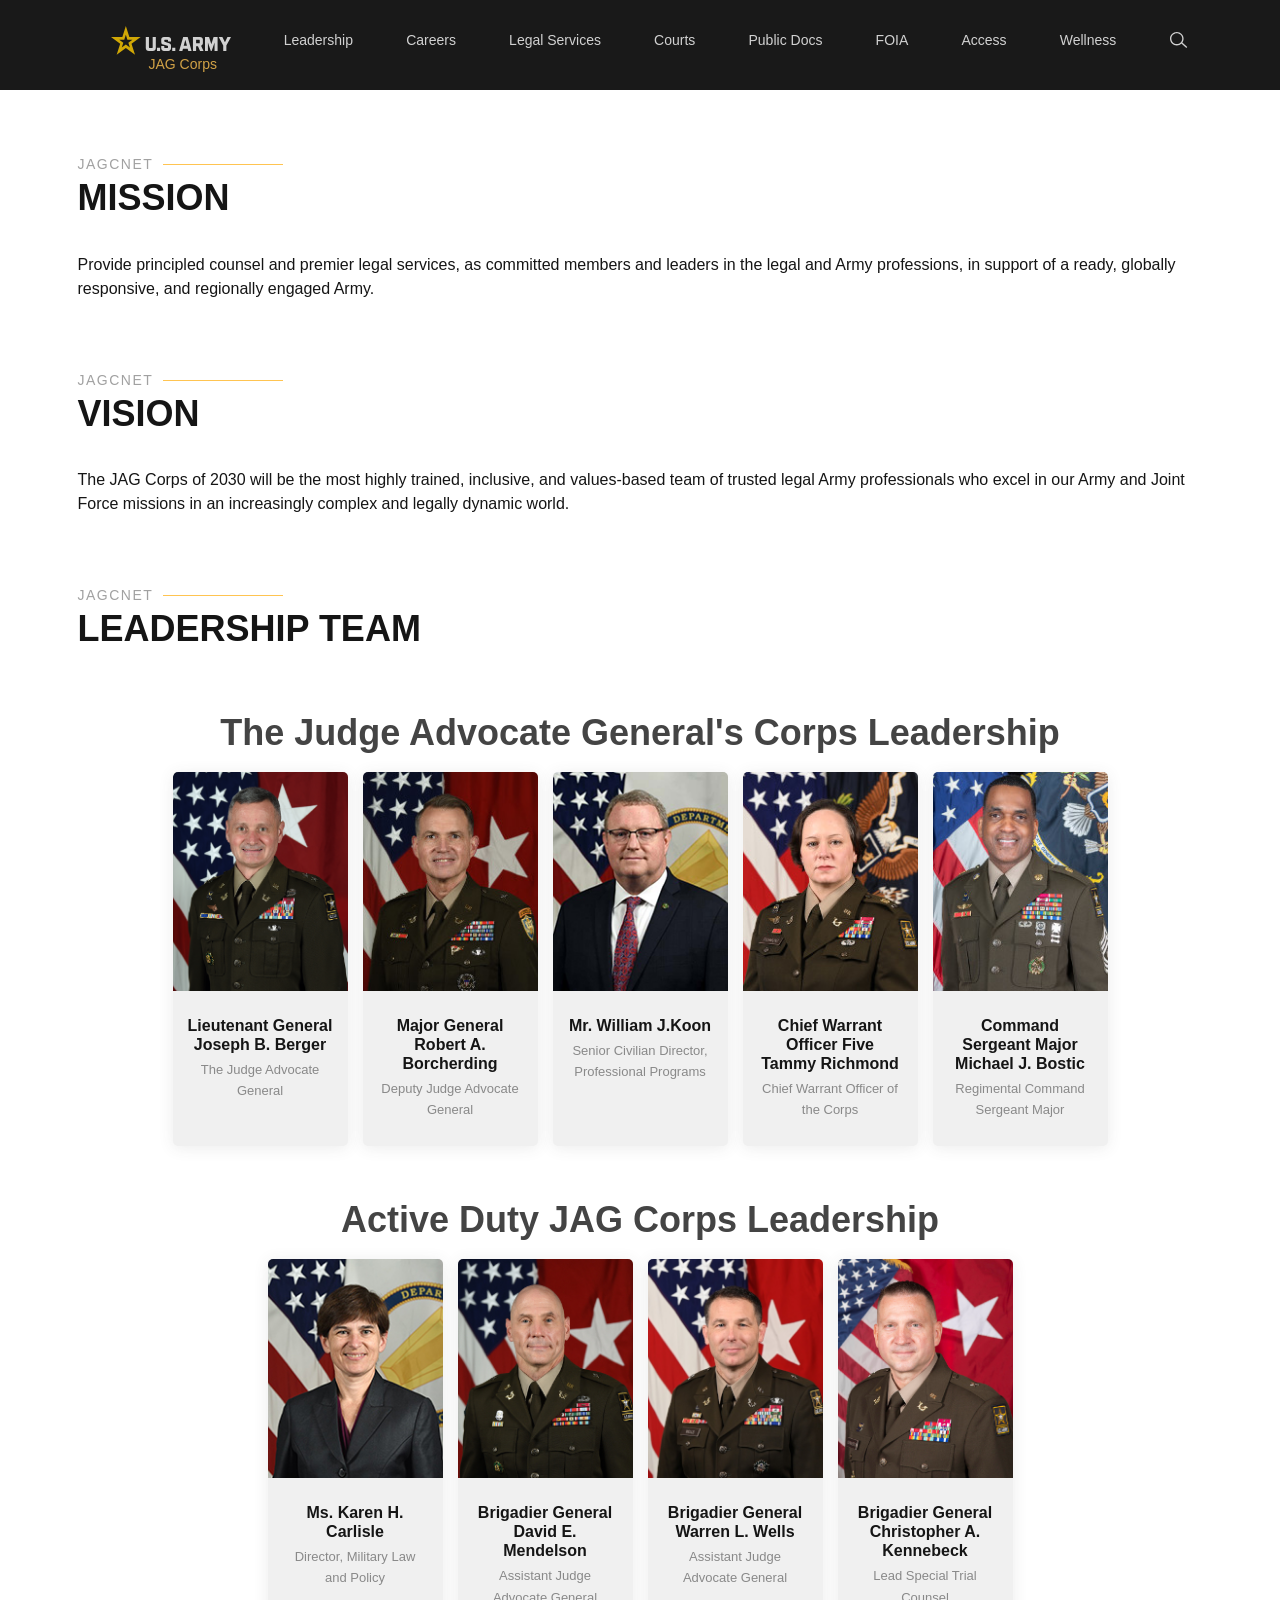
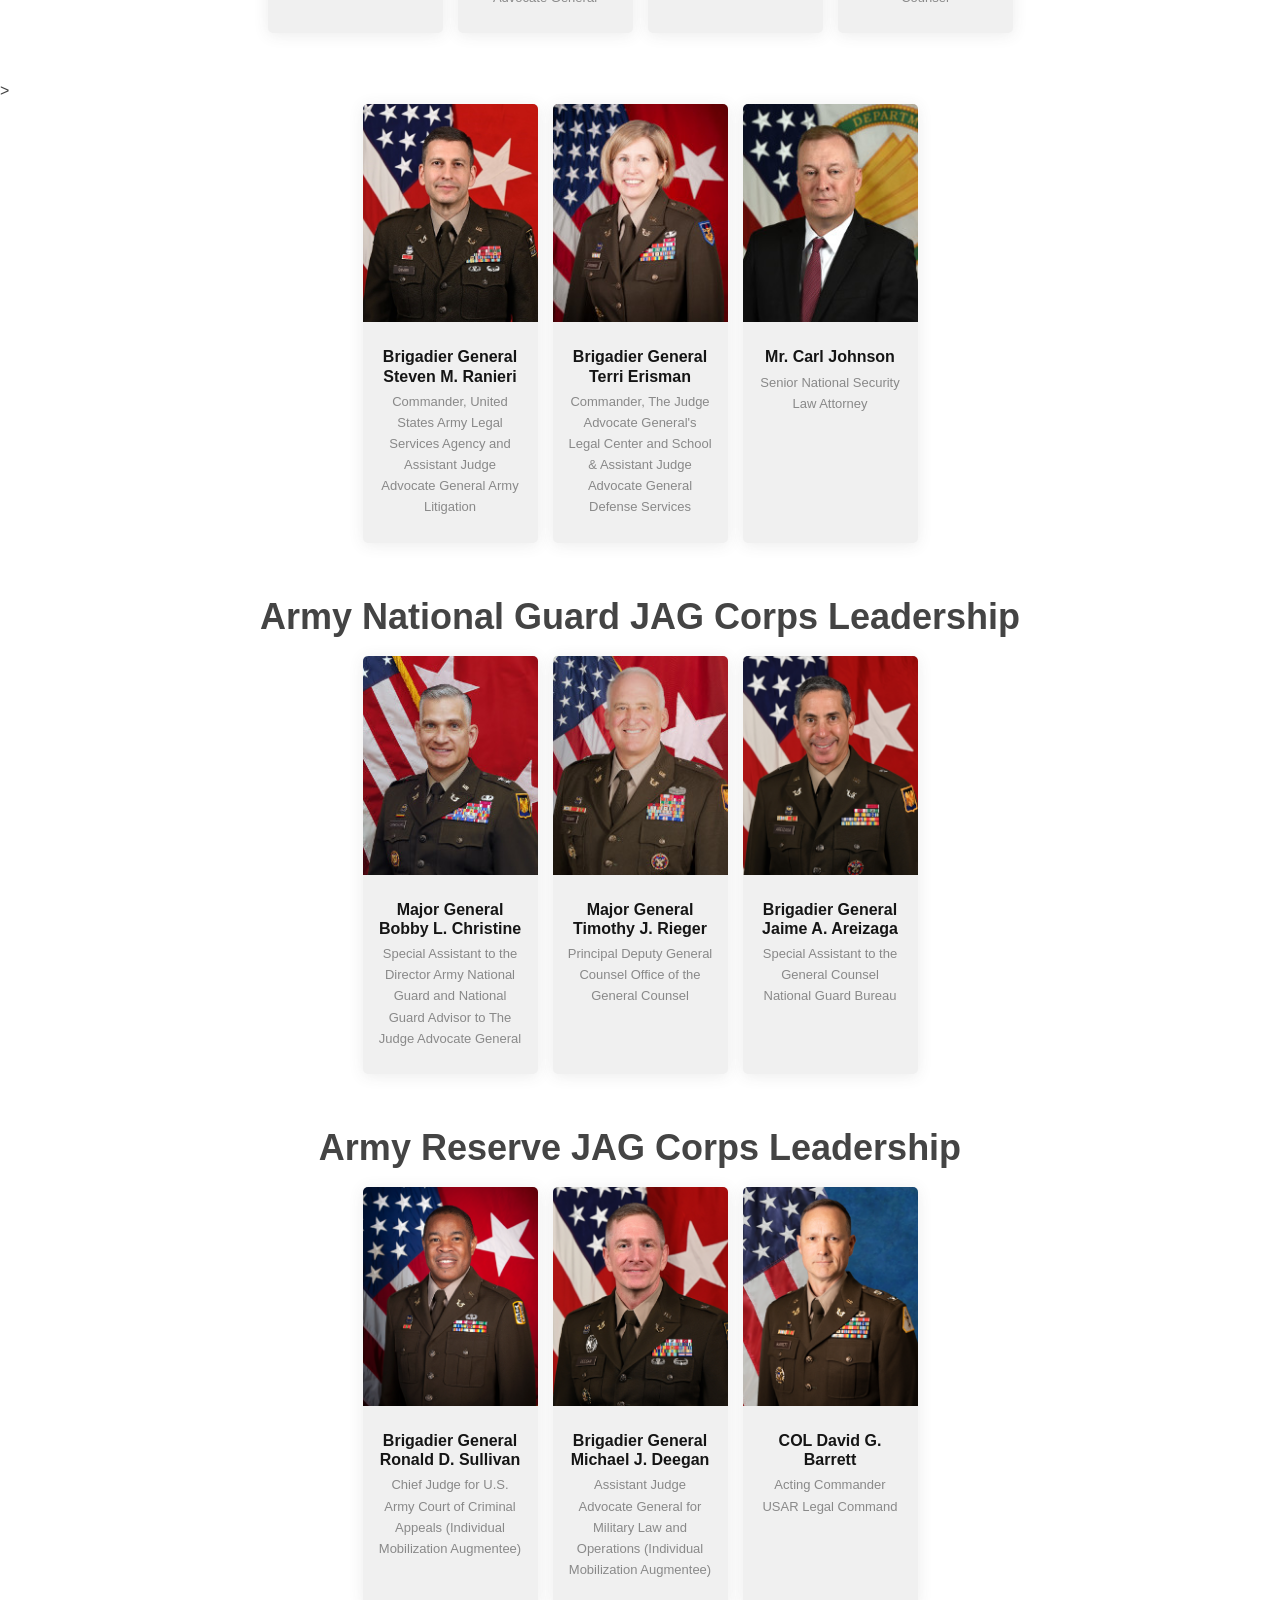
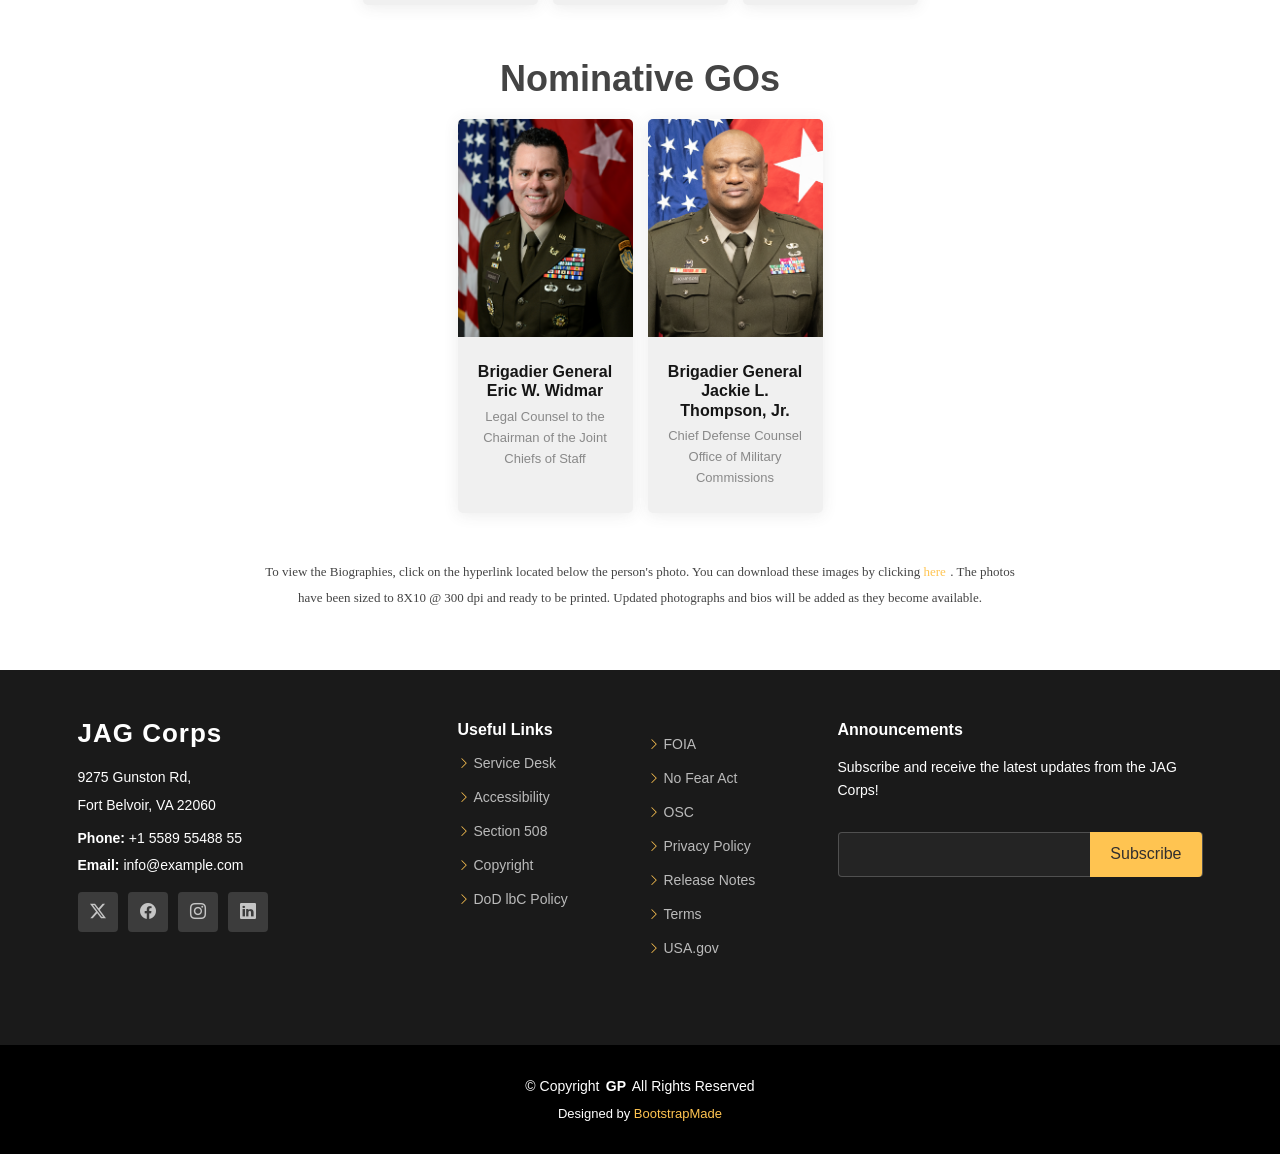
<file: leader.html>
<!DOCTYPE html>
<html lang="en">

<head>
  <meta charset="utf-8">
  <meta content="width=device-width, initial-scale=1.0" name="viewport">
  <title>Index - Gp Bootstrap Template</title>
  <meta content="" name="description">
  <meta content="" name="keywords">

  <!-- Favicons -->
  <link href="assets/img/favicon.png" rel="icon">
  <link href="assets/img/apple-touch-icon.png" rel="apple-touch-icon">

  <!-- Fonts -->
  <link href="https://fonts.googleapis.com" rel="preconnect">
  <link href="https://fonts.gstatic.com" rel="preconnect" crossorigin>
  <link
    href="https://fonts.googleapis.com/css2?family=Roboto:ital,wght@0,100;0,300;0,400;0,500;0,700;0,900;1,100;1,300;1,400;1,500;1,700;1,900&family=Poppins:ital,wght@0,100;0,200;0,300;0,400;0,500;0,600;0,700;0,800;0,900;1,100;1,200;1,300;1,400;1,500;1,600;1,700;1,800;1,900&family=Raleway:ital,wght@0,100;0,200;0,300;0,400;0,500;0,600;0,700;0,800;0,900;1,100;1,200;1,300;1,400;1,500;1,600;1,700;1,800;1,900&display=swap"
    rel="stylesheet">

  <!-- Vendor CSS Files -->
  <link href="assets/vendor/bootstrap/css/bootstrap.min.css" rel="stylesheet">
  <link href="assets/vendor/bootstrap-icons/bootstrap-icons.css" rel="stylesheet">
  <link href="assets/vendor/aos/aos.css" rel="stylesheet">
  <link href="assets/vendor/swiper/swiper-bundle.min.css" rel="stylesheet">
  <link href="assets/vendor/glightbox/css/glightbox.min.css" rel="stylesheet">

  <!-- Main CSS File -->
  <link href="assets/css/main.css" rel="stylesheet">

  <!-- =======================================================
  * Template Name: Gp
  * Template URL: https://bootstrapmade.com/gp-free-multipurpose-html-bootstrap-template/
  * Updated: Jun 14 2024 with Bootstrap v5.3.3
  * Author: BootstrapMade.com
  * License: https://bootstrapmade.com/license/
  ======================================================== -->
</head>

<body class="index-page">

  <!-- Nav wrapper -->
  <div class="nav-container">
    <nav>
      <ul class="mobile-nav">
        <li>
          <div class="menu-icon-container">
            <div class="menu-icon">
              <span class="line-1"></span>
              <span class="line-2"></span>
            </div>
          </div>
        </li>
        <li class="new-mobile-logo">
          <a href="./index.html" class="link-logo" target="_blank">
            <img src="./assets/images/usarmy.svg" alt="" class="img-logo">
          </a>
          <p class="">JAG Corps</p>
        </li>
        <!-- <li>
            <a href="#" class="link-bag"></a>
          </li> -->
      </ul>
      <ul class="desktop-nav">
        <li>
          <a href="./index.html" class="link-logo">
            <img src="./assets/images/usarmy.svg" alt="" class="img-logo">
            <span class="jag-logo">JAG Corps</span>
          </a>
        </li>
        <li>
          <a href="#" class="tab-search" id="tab-search">Leadership</a>
        </li>
        <li>
          <a href="#" class="second-search">Careers</a>
        </li>
        <li>
          <a href="#" class="third-search">Legal Services</a>
        </li>
        <li>
          <a href="#" class="fourth-search">Courts</a>
        </li>
        <li>
          <a href="#" class="five-search">Public Docs</a>
        </li>
        <li>
          <a href="#" class="six-search">FOIA</a>
        </li>
        <li>
          <a href="#" class="seven-search">Access</a>
        </li>
        <li>
          <a href="#" class="eight-search">Wellness</a>
        </li>
        <li>
          <a href="#" class="link-search"></a>
        </li>
        <!-- <li>
                      <a href="#" class="link-bag"></a>
                  </li> -->
      </ul>
    </nav> <!-- End of navigation items -->
  
    <!-- Search bar code -->
    <div class="search-container hide">
      <div class="link-search"></div>
  
      <div class="search-bar active">
        <form action="">
          <input type="text" placeholder="Search JAGCNet">
        </form>
      </div>
      <div class="link-close"></div>
      <div class="quick-links">
        <!-- I added a logo here -->
        <!-- <div class="desktop-logo">
            <img src="./assets/images/usarmy.svg" alt="" class="img-logo">
            <span class="jag-logo">JAG Corps</span>
          </div> -->
        <h2>Quick Links</h2>
        <ul class="flex-links">
          <li>
            <a href="https://tjaglcs.army.mil/" target="_blank">Legal Center and School</a>
          </li>
          <li>
            <a href="https://www.jagcnet.army.mil/sites/Advocacy.nsf" target="_blank">Advocacy Center</a>
          </li>
          <li>
            <a href="https://www.jagcnet.army.mil/ppto" target="_blank">Personnel</a>
          </li>
          <li>
            <a href="https://www.jagcnet.army.mil/Sites/CP56.nsf" target="_blank">CP-56</a>
          </li>
          <li>
            <a href="https://www.army.mil/ostc" target="_blank">OSTC</a>
          </li>
          <li>
            <a href="https://www.jagcnet.army.mil/Sites/JAGC.nsf/help.xsp" target="_blank">Help</a>
          </li>
          <li>
            <a href="#">Contact</a>
          </li>
          <li>
            <a href="#">Public Administrator Login</a>
          </li>
          <li>
            <a href="#">Login to JAGCNet</a>
          </li>
        </ul>
  
  
      </div>
    </div>
  
    <!-- Search bar code first link -->
    <div class="search-container first-link hide" id="first-link">
      <div class="link-search"></div>
      <div class="tab-search"></div>
      <div class="search-bar active">
        <form action="">
          <input type="text" placeholder="Search JAGCNet">
        </form>
      </div>
      <div class="firstLink-close"></div>
      <div class="quick-links">
        <!-- <div class="desktop-logo">
            <img src="./assets/images/usarmy.svg" alt="" class="img-logo">
            <span class="jag-logo">JAG Corps</span>
          </div> -->
        <h2>Leadership Links</h2>
        <ul class="flex-links">
          <li>
            <a href="./leader.html" target="_blank">Leadership</a>
          </li>
          <li>
            <a href="https://www.jagcnet.army.mil/Sites/jagc.nsf/homeContent.xsp?open&documentId=DEE613DFEC84B73B852579BC006142CE"
              target="_blank">Mission and Vision</a>
          </li>
          <li>
            <a href="https://www.jagcnet.army.mil/Sites/jagc.nsf/homeContent.xsp?documentId=A7D21BDE69E7A0E685258801005858F8"
              target="_blank">JAG Corps Strategy</a>
          </li>
  
          <li>
            <a href="https://www.jagcnet.army.mil/Sites/jagc.nsf/91EFF120637EC24D85257DB7005D879C/$File/JAGC%20Poster%202014.pdf"
              target="_blank">JAGC Poster</a>
          </li>
  
  
          <li>
            <a href="#">Army OneSource</a>
          </li>
          <li>
            <a href="https://login.milsuite.mil/?goto=https%3A%2F%2Fwww.milsuite.mil%3A443%2F"
              target="_blank">MilSuite</a>
          </li>
          <li>
            <a href="https://www.jagcnet.army.mil/Sites/JAGC.nsf/inMemoriam.xsp" target="_blank">In Memoriam</a>
          </li>
          <li>
            <a href="https://www.jagcnet.army.mil/Sites/JAGC.nsf/46DCA0CA1EE75266852586C5004A681F/$File/US%20Army%20JAG%20Corps%20Four%20Constants%20Smart%20Card.pdf"
              target="_blank">US Army JAG Corps Four “Constants” Smart Card</a>
          </li>
          <li>
            <a href="https://www.jagcnet.army.mil/Sites/JAGC.nsf/homeContent.xsp?open&documentId=7A2BDED61356AFAC852579F400662B36"
              target="_blank">Reserve Army Office Legal Websites</a>
          </li>
  
        </ul>
  
  
      </div>
    </div>
  
    <!-- Search bar code second link -->
    <div class="search-container second-link hide" id="second-link">
      <div class="link-search"></div>
      <div class="second-search"></div>
      <div class="search-bar active">
        <form action="">
          <input type="text" placeholder="Search Jagcnet">
        </form>
      </div>
      <div class="secondLink-close"></div>
      <div class="quick-links">
        <!-- <div class="desktop-logo">
            <img src="./assets/images/usarmy.svg" alt="" class="img-logo">
            <span class="jag-logo">JAG Corps</span>
          </div> -->
        <h2>Career Links</h2>
        <ul class="flex-links">
          <li>
            <a href="https://www.jagcnet.army.mil/GoArmyJAG" target="_blank">Lawyers</a>
          </li>
          <li>
            <a href="https://www.jagcnet.army.mil/GoArmyJAG" target="_blank">Internship/Externship Program</a>
          </li>
          <li>
            <a href="https://www.jagcnet.army.mil/GoArmyJAG" target="_blank">Paralegals</a>
          </li>
          <li>
            <a href="https://www.jagcnet.army.mil/GoArmyJAG" target="_blank">Civilians</a>
          </li>
          <li>
            <a href="https://myaccess.dmdc.osd.mil/identitymanagement/app/login" target="_blank">Military Spouse
              Attorney Hiring Program</a>
          </li>
  
        </ul>
  
  
      </div>
    </div>
    <!-- Search bar code third link -->
    <div class="search-container third-link hide" id="third-link">
      <div class="link-search"></div>
      <div class="third-search"></div>
      <div class="search-bar active">
        <form action="">
          <input type="text" placeholder="Search Jagcnet">
        </form>
      </div>
      <div class="thirdLink-close"></div>
      <div class="quick-links">
        <!-- <div class="desktop-logo">
            <img src="./assets/images/usarmy.svg" alt="" class="img-logo">
            <span class="jag-logo">JAG Corps</span>
          </div> -->
        <h2>Legal Services Links</h2>
        <ul class="flex-links">
          <li>
            <a href="https://www.jagcnet.army.mil/USARCS" target="_blank">Claims Website</a>
          </li>
          <li>
            <a href="https://www.jagcnet.army.mil/Apps/PCLAIMS/PCLAIMSPublic.nsf" target="_blank">File a Personnel
              Claim</a>
          </li>
          <li>
            <a href="https://www.jagcnet.army.mil/Sites/claims.nsf/homeContent.xsp?documentId=66BD58E0FFF0D03385257ABF0065D596"
              target="_blank">How to File a Tort Claim</a>
          </li>
          <li>
            <a href="https://www.jagcnet.army.mil/Legal" target="_blank">Legal Services Website</a>
          </li>
          <li>
            <a href="https://legalassistance.law.af.mil/" target="_blank">Legal Assistance Offices</a>
          </li>
          <li>
            <a href="https://www.jagcnet.army.mil/Sites/OSC.nsf" target="_blank">Office of the Soldier's Counsel</a>
          </li>
          <li>
            <a href="https://www.jagcnet.army.mil/SLRR" target="_blank">Soldier Legal Readiness Review</a>
          </li>
          <li>
            <a href="https://www.jagcnet.army.mil/SVCounsel" target="_blank">Special Victims' Counsel Program</a>
          </li>
          <li>
            <a href="https://www.jagcnet.army.mil/TDS" target="_blank">Trial Defense Service</a>
          </li>
          <li>
            <a href="#" target="_blank">Online Ethics Training</a>
          </li>
          <li>
            <a href="#" target="_blank">Initial Ethics Training for New Personnel</a>
          </li>
          <li>
            <a href="https://www.jagcnet.army.mil/Sites/ProcurementFraud.nsf" target="_blank">Procurement Fraud
              Division</a>
          </li>
        </ul>
  
  
      </div>
    </div>
    <!-- Search bar code fourth link -->
    <div class="search-container fourth-link hide" id="fourth-link">
      <div class="link-search"></div>
      <div class="fourth-search"></div>
      <div class="search-bar active">
        <form action="">
          <input type="text" placeholder="Search Jagcnet">
        </form>
      </div>
      <div class="fourthLink-close"></div>
      <div class="quick-links">
        <!-- <div class="desktop-logo">
            <img src="./assets/images/usarmy.svg" alt="" class="img-logo">
            <span class="jag-logo">JAG Corps</span>
          </div> -->
        <h2>Court Links</h2>
        <ul class="flex-links">
          <li>
            <a href="./judiciary.html" target="_blank">U.S. Army Trial Judiciary</a>
          </li>
          <li>
            <a href="https://www.jagcnet.army.mil/Apps/eDocket/eDocketPublic.nsf" target="_blank">eDocket</a>
          </li>
          <li>
            <a href="#">Random Number Generator (Classic Version)</a>
          </li>
          <li>
            <a href="https://www.jagcnet.army.mil/PMRG" target="_blank">Court-Martial Panel Member
              Randomization Generator</a>
          </li>
          <li>
            <a href="./appeals.html" target="_blank">U.S. Army Court of Criminal Appeals</a>
          </li>
          <li>
            <a href="https://www.jagcnet.army.mil/ACCALibrary/cases/opinions/OC" target="_blank">ACCA APPELLATE
              LIBRARY</a>
          </li>
          <li>
            <a href="https://www.jagcnet.army.mil/RulesofCourt" target="_blank">Rules of the Court</a>
          </li>
          <li>
            <a href="https://www.armfor.uscourts.gov/newcaaf/home.htm" target="_blank">U.S. Court of Appeals for the
              Armed Forces</a>
          </li>
          <li>
            <a href="https://www.supremecourt.gov/" target="_blank">U.S. Supreme Court</a>
          </li>
        </ul>
  
  
      </div>
    </div>
    <!-- Search bar code five link -->
    <div class="search-container five-link hide" id="five-link">
      <div class="link-search"></div>
      <div class="five-search"></div>
      <div class="search-bar active">
        <form action="">
          <input type="text" placeholder="Search Jagcnet">
        </form>
      </div>
      <div class="fiveLink-close"></div>
      <div class="quick-links">
        <!-- <div class="desktop-logo">
            <img src="./assets/images/usarmy.svg" alt="" class="img-logo">
            <span class="jag-logo">JAG Corps</span>
          </div> -->
        <h2>Public Libraries</h2>
        <ul class="flex-links">
          <li>
            <a href="#">Administrative and Civil Law</a>
          </li>
          <li>
            <a href="#">Claims</a>
          </li>
          <li>
            <a href="#">Contract and Fiscal law</a>
          </li>
          <li>
            <a href="#">National Security Law</a>
          </li>
          <li>
            <a href="#">Legal Assistance</a>
          </li>
          <li>
            <a href="https://www.jagcnet.army.mil/Sites/jagc.nsf/EE26CE7A9678A67A85257E1300563559/$File/CommandersLegalHandbook.pdf"
              target="_blank">Commander's Legal Handbook</a>
          </li>
          <li>
            <a href="https://www.jagcnet.army.mil/lawofficemanagement" target="_blank">Law Office Management</a>
          </li>
          <li>
            <a href="https://www.jagcnet.army.mil/Sites/JAGC.nsf/F3FBB5D831EAED2F8525855F006400F2/%24File/2019%20Advocacy%20Trainer.pdf"
              target="_blank">Advocacy Trainer (PDF Manual only)</a>
          </li>
          <li>
            <a href="https://www.jagcnet.army.mil/Sites/jagc.nsf/homeContent.xsp?documentId=7C4D0630163282308525855F00647525"
              target="_blank">Advocacy Trainer (PDF Manual and Videos)</a>
          </li>
          <li>
            <a href="#">Pub 1-1</a>
          </li>
          <li>
            <a href="https://www.jagcnet.army.mil/Sites/JAGC.nsf/homeContent.xsp?documentId=6448C92179F9C21C8525897C003AFC80"
              target="_blank">RC PPTO Update</a>
          </li>
  
        </ul>
  
      </div>
    </div>
  
  
    <!-- Search bar code six link -->
    <div class="search-container six-link hide" id="six-link">
      <div class="link-search"></div>
      <div class="six-search"></div>
      <div class="search-bar active">
        <form action="">
          <input type="text" placeholder="Search Jagcnet">
        </form>
      </div>
      <div class="sixLink-close"></div>
      <div class="quick-links">
        <!-- <div class="desktop-logo">
            <img src="./assets/images/usarmy.svg" alt="" class="img-logo">
            <span class="jag-logo">JAG Corps</span>
          </div> -->
        <h2>FOIA Links</h2>
        <ul class="flex-links">
          <li>
            <a href="#">ACCA Opinions</a>
          </li>
          <li>
            <a href="#">Army Court-Martial Public Record System</a>
          </li>
          <li>
            <a href="#">Army Settlements</a>
          </li>
          <li>
            <a href="#">Bankruptcy Listings</a>
          </li>
          <li>
            <a href="#">FOIA Contact Information</a>
          </li>
          <li>
            <a href="#">Commander's Legal Handbook</a>
          </li>
  
  
        </ul>
  
      </div>
    </div>
  
    <!-- Search bar code seven link -->
    <div class="search-container seven-link hide" id="seven-link">
      <div class="link-search"></div>
      <div class="seven-search"></div>
      <div class="search-bar active">
        <form action="">
          <input type="text" placeholder="Search Jagcnet">
        </form>
      </div>
      <div class="sevenLink-close"></div>
      <div class="quick-links">
        <!-- <div class="desktop-logo">
            <img src="./assets/images/usarmy.svg" alt="" class="img-logo">
            <span class="jag-logo">JAG Corps</span>
          </div> -->
        <h2>Access Links</h2>
        <ul class="flex-links">
          <li>
            <a href="#">FOIA</a>
          </li>
          <li>
            <a href="#">Request an Account</a>
          </li>
        </ul>
  
      </div>
    </div>
  
    <!-- Search bar code eight link -->
    <div class="search-container eight-link hide" id="eight-link">
      <div class="link-search"></div>
      <div class="eight-search"></div>
      <div class="search-bar active">
        <form action="">
          <input type="text" placeholder="Search Jagcnet">
        </form>
      </div>
      <div class="eightLink-close"></div>
      <div class="quick-links">
        <!-- <div class="desktop-logo">
            <img src="./assets/images/usarmy.svg" alt="" class="img-logo">
            <span class="jag-logo">JAG Corps</span>
          </div> -->
        <h2>Wellness Resource Links</h2>
        <ul class="flex-links">
          <li>
            <a href="#">OCONUS Military Family Life Counseling (MFLC) POCs</a>
          </li>
          <li>
            <a href="#">Military Crisis Line</a>
          </li>
          <li>
            <a href="#">Army Suicide Prevention Program</a>
          </li>
          <li>
            <a href="#">Suicide & Crisis Hotline</a>
          </li>
          <li>
            <a href="#">Human Performance Resources (by CHAMP)</a>
          </li>
          <li>
            <a href="#">Health & Wellness (Military OneSource)</a>
          </li>
          <li>
            <a href="#">Mental Health Resources</a>
          </li>
          <li>
            <a href="#">ABA Mental Health Resources</a>
          </li>
          <li>
            <a href="#">Army Resilience Directorate</a>
          </li>
          <li>
            <a href="#">Army Ready and Resilient (R2) Performance Centers</a>
          </li>
          <li>
            <a href="#">Stress and Relaxation Drills</a>
          </li>
          <li>
            <a href="#">Nutrition Tips</a>
          </li>
        </ul>
  
      </div>
    </div>
  
  
  
  
    <!-- Mobile Verison -->
    <div class="mobile-search-container">
      <div class="link-search"></div>
      <div class="search-bar">
        <form action="">
          <input type="text" placeholder="Search JAGCNet">
        </form>
      </div>
      <span class="cancel-btn">Cancel</span>
      <div class="quick-links">
        <h2>Quick Links</h2>
        <ul>
          <li>
            <a href="#">Legal Center and School</a>
          </li>
          <li>
            <a href="#">Advocacy Center</a>
          </li>
          <li>
            <a href="#">Personnel</a>
          </li>
          <li>
            <a href="#">CP-56</a>
          </li>
          <li>
            <a href="#">OSTC</a>
          </li>
          <li>
            <a href="#">Help</a>
          </li>
          <li>
            <a href="#">Contact</a>
          </li>
          <li>
            <a href="#">Public Administrator Login</a>
          </li>
          <li>
            <a href="#">Login to JAGCNet</a>
          </li>
        </ul>
  
  
      </div>
    </div>
  
    <!-- leadership Mobile Verison -->
    <div class="firstmobile-search-container hide">
      <div class="link-search"></div>
      <div class="search-bar">
        <form action="">
          <input type="text" placeholder="Search JAGCNet">
        </form>
      </div>
      <span class="cancel-btn">Cancel</span>
      <div class="quick-links">
        <h2>Leadership Links</h2>
        <ul>
          <li>
            <a href="./leader.html">Leadership</a>
          </li>
          <li>
            <a href="#">Mission and Vision</a>
          </li>
          <li>
            <a href="#">JAG Corps Strategy</a>
          </li>
          <li>
            <a href="#">JAGC Poster</a>
          </li>
          <li>
            <a href="#">US Army JAG Corps Four “Constants” Smart Card</a>
          </li>
          <li>
            <a href="#">Reserve Army Office Legal Websites</a>
          </li>
          <li>
            <a href="#">Army OneSource</a>
          </li>
          <li>
            <a href="#">MilSuite</a>
          </li>
          <li>
            <a href="#">In Memoriam</a>
          </li>
        </ul>
  
  
      </div>
    </div>
  
    <!-- Careers Mobile Verison -->
    <div class="secondmobile-search-container hide">
      <div class="link-search"></div>
      <div class="search-bar">
        <form action="">
          <input type="text" placeholder="Search JAGCNet">
        </form>
      </div>
      <span class="cancel-btn">Cancel</span>
      <div class="quick-links">
        <h2>Career Links</h2>
        <ul>
          <li>
            <a href="#">Lawyers</a>
          </li>
          <li>
            <a href="#">Internship/Externship Program</a>
          </li>
          <li>
            <a href="#">Paralegals</a>
          </li>
          <li>
            <a href="#">Military Spouse Attorney Hiring Program</a>
          </li>
        </ul>
  
  
      </div>
    </div>
  
    <!-- Legal Services Mobile Verison -->
    <div class="thirdmobile-search-container hide">
      <div class="link-search"></div>
      <div class="search-bar">
        <form action="">
          <input type="text" placeholder="Search JAGCNet">
        </form>
      </div>
      <span class="cancel-btn">Cancel</span>
      <div class="quick-links">
        <h2>Legal Services</h2>
        <ul>
          <li>
            <a href="#">Claims Website</a>
          </li>
          <li>
            <a href="#">File a Personnel Claim</a>
          </li>
          <li>
            <a href="#">How to File a Tort Claim</a>
          </li>
          <li>
            <a href="#">Legal Services Website</a>
          </li>
          <li>
            <a href="#">Legal Assistance Offices</a>
          </li>
          <li>
            <a href="#">Office of the Soldier's Counsel</a>
          </li>
          <li>
            <a href="#">Soldier Legal Readiness Review</a>
          </li>
          <li>
            <a href="#">Special Victims' Counsel Program</a>
          </li>
          <li>
            <a href="#">Trial Defense Service</a>
          </li>
          <li>
            <a href="#">Online Ethics Training</a>
          </li>
          <li>
            <a href="#">Initial Ethics Training for New Personnel</a>
          </li>
          <li>
            <a href="#">Procurement Fraud Division</a>
          </li>
        </ul>
      </div>
    </div>
    <!-- Courts Mobile Verison -->
    <div class="fourthmobile-search-container hide">
      <div class="link-search"></div>
      <div class="search-bar">
        <form action="">
          <input type="text" placeholder="Search JAGCNet">
        </form>
      </div>
      <span class="cancel-btn">Cancel</span>
      <div class="quick-links">
        <h2>Court Links</h2>
        <ul>
          <li>
            <a href="./judiciary.html">U.S. Army Trial Judiciary (Website)</a>
          </li>
          <li>
            <a href="#">U.S. Army Trial Judiciary (Website)</a>
          </li>
          <li>
            <a href="#">Random Number Generator (Classic Version)</a>
          </li>
          <li>
            <a href="#">Court-Martial Panel Randomization Generator</a>
          </li>
          <li>
            <a href="./appeals.html">U.S. Army Court of Criminal Appeals (Website)</a>
          </li>
          <li>
            <a href="#">U.S. Army Court of Criminal Appeals (Opinions)</a>
          </li>
          <li>
            <a href="#">Rules of the Court</a>
          </li>
          <li>
            <a href="#">U.S. Court of Appeals for the Armed Forces</a>
          </li>
          <li>
            <a href="#">U.S. Supreme Court</a>
          </li>
        </ul>
      </div>
    </div>
  
    <!-- Public Docs Mobile Verison -->
    <div class="fivemobile-search-container hide">
      <div class="link-search"></div>
      <div class="search-bar">
        <form action="">
          <input type="text" placeholder="Search JAGCNet">
        </form>
      </div>
      <span class="cancel-btn">Cancel</span>
      <div class="quick-links">
        <h2>Public Doc Links</h2>
        <ul>
          <li>
            <a href="#">Administrative and Civil Law</a>
          </li>
          <li>
            <a href="#">Claims</a>
          </li>
          <li>
            <a href="#">National Security Law</a>
          </li>
          <li>
            <a href="#">Legal Assistance</a>
          </li>
          <li>
            <a href="#">Commander's Legal Handbook</a>
          </li>
          <li>
            <a href="#">Law Office Management</a>
          </li>
          <li>
            <a href="#">Advocacy Trainer (PDF Manual only)</a>
          </li>
          <li>
            <a href="#">Advocacy Trainer (PDF Manual and Videos)</a>
          </li>
          <li>
            <a href="#">Pub 1-1</a>
          </li>
          <li>
            <a href="#">RC PPTO Update</a>
          </li>
        </ul>
      </div>
    </div>
  
    <!-- FOIA Mobile Verison -->
    <div class="sixmobile-search-container hide">
      <div class="link-search"></div>
      <div class="search-bar">
        <form action="">
          <input type="text" placeholder="Search JAGCNet">
        </form>
      </div>
      <span class="cancel-btn">Cancel</span>
      <div class="quick-links">
        <h2>FOIA Links</h2>
        <ul>
          <li>
            <a href="#">ACCA Opinions</a>
          </li>
          <li>
            <a href="#">Army Court-Martial Public Record System</a>
          </li>
          <li>
            <a href="#">Army Settlements</a>
          </li>
          <li>
            <a href="#">Bankruptcy Listings</a>
          </li>
          <li>
            <a href="#">FOIA Contact Information</a>
          </li>
        </ul>
      </div>
    </div>
  
    <!-- Access Mobile Verison -->
    <div class="sevenmobile-search-container hide">
      <div class="link-search"></div>
      <div class="search-bar">
        <form action="">
          <input type="text" placeholder="Search JAGCNet">
        </form>
      </div>
      <span class="cancel-btn">Cancel</span>
      <div class="quick-links">
        <h2>Access Links</h2>
        <ul>
          <li>
            <a href="#">FOIA</a>
          </li>
          <li>
            <a href="#">Request an Account</a>
          </li>
        </ul>
      </div>
    </div>
    <!-- Wellness Mobile Verison -->
    <div class="eightmobile-search-container hide">
      <div class="link-search"></div>
      <div class="search-bar">
        <form action="">
          <input type="text" placeholder="Search JAGCNet">
        </form>
      </div>
      <span class="cancel-btn">Cancel</span>
      <div class="quick-links">
        <h2>Wellness Links</h2>
        <ul>
          <li>
            <a href="#">OCONUS Military Family Life Counseling (MFLC) POCs</a>
          </li>
          <li>
            <a href="#">Military Crisis Line</a>
          </li>
          <li>
            <a href="#">Army Suicide Prevention Program</a>
          </li>
          <li>
            <a href="#">Suicide & Crisis Hotline</a>
          </li>
          <li>
            <a href="#">Human Performance Resources (by CHAMP)</a>
          </li>
          <li>
            <a href="#">Health & Wellness (Military OneSource)</a>
          </li>
          <li>
            <a href="#">Mental Health Resources</a>
          </li>
          <li>
            <a href="#">ABA Mental Health Resources</a>
          </li>
          <li>
            <a href="#">Army Resilience Directorate</a>
          </li>
          <li>
            <a href="#">Army Ready and Resilient (R2) Performance Centers</a>
          </li>
          <li>
            <a href="#">Stress and Relaxation Drills</a>
          </li>
          <li>
            <a href="#">Nutrition Tips</a>
          </li>
        </ul>
      </div>
    </div>
  
  </div><!-- End  Nav wrapper -->
  
  <!-- This is code for the overlay feature -->
  <div class="overlay"></div>

  <main class="main">



    
    <!-- /Call To Action Section -->
    <!-- Team Section -->
    <section id="team" class="team section">
      <!-- Section Title -->
      <div class="container section-title" data-aos="fade-up">
        <h2>JAGCNet</h2>
        <p>Mission</p>
        <p class="leader-style">Provide principled counsel and premier legal services, as committed members and leaders in the legal and Army professions, in support of a ready, globally responsive, and regionally engaged Army.</p>
      </div><!-- End Section Title -->

      <!-- Section Title -->
      <div class="container section-title" data-aos="fade-up">
        <h2>JAGCNet</h2>
        <p>Vision</p>
        <p class="leader-style">The JAG Corps of 2030 will be the most highly trained, inclusive, and values-based team of trusted legal Army professionals who excel in our Army and Joint Force missions in an increasingly complex and legally dynamic world.</p>
      </div><!-- End Section Title -->

      <!-- Section Title -->
      <div class="container section-title custom-header" data-aos="fade-up">
        <h2>JAGCNet</h2>
        <p>Leadership Team</p>
      </div><!-- End Section Title -->

      <!-- Group #1 Five People -->
       <div class="sub-head">
        <p>The Judge Advocate General's Corps Leadership</p>
       </div>
      <div class="container">
       
        <div class="row leader-row gy-4">

          <div class="col-lg-2 col-md-6 d-flex align-items-stretch" data-aos="fade-up" data-aos-delay="100">
            <div class="team-member">
              <div class="member-img">
                <img style="max-width: 100%; height: auto;" src="assets/img/MGBerger180x225_1627562453497.png"
                  class="img-fluid" alt="">
                <!-- <div class="social">
                <a href=""><i class="bi bi-twitter-x"></i></a>
                <a href=""><i class="bi bi-facebook"></i></a>
                <a href=""><i class="bi bi-instagram"></i></a>
                <a href=""><i class="bi bi-linkedin"></i></a>
              </div> -->
              </div>
              <div class="member-info">
                <a href="#" target="_blank">
                  <h4>Lieutenant General Joseph B. Berger</h4>
                </a>
                <a href="#" target="_blank"><span>The Judge Advocate General</span></a>
              </div>
            </div>
          </div><!-- End Team Member -->

          <div class="col-lg-2 col-md-6 d-flex align-items-stretch" data-aos="fade-up" data-aos-delay="200">
            <div class="team-member">
              <div class="member-img">
                <img style="max-width: 100%; height: auto;" src="assets/img/Borcheding180x225.jpeg"
                  class="img-fluid" alt="">
                <!-- <div class="social">
                <a href=""><i class="bi bi-twitter-x"></i></a>
                <a href=""><i class="bi bi-facebook"></i></a>
                <a href=""><i class="bi bi-instagram"></i></a>
                <a href=""><i class="bi bi-linkedin"></i></a>
              </div> -->
              </div>
              <div class="member-info">
                <a href="#" target="_blank">
                  <h4>Major General Robert A. Borcherding</h4>
                </a>
                <a href="#" target="_blank"><span>Deputy Judge Advocate General</span></a>
              </div>
            </div>
          </div><!-- End Team Member -->

          <div class="col-lg-2 col-md-6 d-flex align-items-stretch" data-aos="fade-up" data-aos-delay="300">
            <div class="team-member">
              <div class="member-img">
                <img src="assets/img/Koon180x225_1626791821472.jpeg" class="img-fluid" alt="">
                <!-- <div class="social">
                <a href=""><i class="bi bi-twitter-x"></i></a>
                <a href=""><i class="bi bi-facebook"></i></a>
                <a href=""><i class="bi bi-instagram"></i></a>
                <a href=""><i class="bi bi-linkedin"></i></a>
              </div> -->
              </div>
              <div class="member-info">
                <a href="#" target="_blank">
                  <h4>Mr. William J.Koon</h4>
                </a>
                <a href="#" target="_blank"><span>Senior Civilian
                Director, Professional Programs</span></a>
                
              </div>
            </div>
          </div><!-- End Team Member -->

          <div class="col-lg-2 col-md-6 d-flex align-items-stretch" data-aos="fade-up" data-aos-delay="200">
            <div class="team-member">
              <div class="member-img">
                <img style="max-width: 100%; height: auto;"
                  src="assets/img/CW5Richmond_Official180x225_1661278397872.jpeg" class="img-fluid" alt="">
                <!-- <div class="social">
                            <a href=""><i class="bi bi-twitter-x"></i></a>
                            <a href=""><i class="bi bi-facebook"></i></a>
                            <a href=""><i class="bi bi-instagram"></i></a>
                            <a href=""><i class="bi bi-linkedin"></i></a>
                          </div> -->
              </div>
              <div class="member-info">
                <a href="https://www.jagcnet.army.mil/Sites/JAGC.nsf/1FD0090A51DAB008852588A70063DA22/$file/CW5_Richmond_Bio-20220823.pdf" target="_blank">
                  <h4>Chief Warrant Officer Five Tammy Richmond </h4>
                </a>
                <a href="https://www.jagcnet.army.mil/Sites/JAGC.nsf/1FD0090A51DAB008852588A70063DA22/$file/CW5_Richmond_Bio-20220823.pdf" target="_blank"><span>Chief Warrant Officer of the Corps</span></a>
              </div>
            </div>
          </div><!-- End Team Member -->

          <div class="col-lg-2 col-md-6 d-flex align-items-stretch" data-aos="fade-up" data-aos-delay="200">
            <div class="team-member">
              <div class="member-img">
                <img style="max-width: 100%; height: auto;" src="assets/img/Bostic180x225.jpeg" class="img-fluid"
                  alt="">
                <!-- <div class="social">
                            <a href=""><i class="bi bi-twitter-x"></i></a>
                            <a href=""><i class="bi bi-facebook"></i></a>
                            <a href=""><i class="bi bi-instagram"></i></a>
                            <a href=""><i class="bi bi-linkedin"></i></a>
                          </div> -->
              </div>
              <div class="member-info">
                <a href="https://www.jagcnet.army.mil/sites/jagc.nsf/732E4C4C45852EB685258783004C7CCF/$File/Bostic%20RCSM%20Bio%20Photo%20Initial%20%2827%20Oct%2021%29.pdf" target="_blank">
                  <h4>Command Sergeant Major
                    Michael J. Bostic</h4>
                </a>
                <a href="https://www.jagcnet.army.mil/sites/jagc.nsf/732E4C4C45852EB685258783004C7CCF/$File/Bostic%20RCSM%20Bio%20Photo%20Initial%20%2827%20Oct%2021%29.pdf" target="_blank"><span>Regimental Command Sergeant Major
                  </span></a>
              </div> 
            </div>
          </div><!-- End Team Member -->
        </div>

      </div>
      <!-- Group #2 Four People-->
        <div class="sub-head">
          <p>Active Duty JAG Corps Leadership</p>
        </div>
      <div class="container">

        <div class="row leader-row gy-4">
          <div class="col-lg-2 col-md-6 d-flex align-items-stretch" data-aos="fade-up" data-aos-delay="200">
            <div class="team-member">
              <div class="member-img">
                <img style="max-width: 100%; height: auto;" src="assets/img/Carlisle180x225.jpeg" class="img-fluid"
                  alt="">
                <!-- <div class="social">
                            <a href=""><i class="bi bi-twitter-x"></i></a>
                            <a href=""><i class="bi bi-facebook"></i></a>
                            <a href=""><i class="bi bi-instagram"></i></a>
                            <a href=""><i class="bi bi-linkedin"></i></a>
                          </div> -->
              </div>
              <div class="member-info">
                <a href="#" target="_blank">
                  <h4>Ms. Karen H. Carlisle</h4>
                </a>
                <a href="#" target="_blank"><span>Director, Military Law and Policy
                  </span></a>
              </div> 
            </div>
          </div><!-- End Team Member -->

          <div class="col-lg-2 col-md-6 d-flex align-items-stretch" data-aos="fade-up" data-aos-delay="200">
            <div class="team-member">
              <div class="member-img">
                <img style="max-width: 100%; height: auto;" src="assets/img/BGMendelson180x225_.jpeg" class="img-fluid"
                  alt="">
                <!-- <div class="social">
                            <a href=""><i class="bi bi-twitter-x"></i></a>
                            <a href=""><i class="bi bi-facebook"></i></a>
                            <a href=""><i class="bi bi-instagram"></i></a>
                            <a href=""><i class="bi bi-linkedin"></i></a>
                          </div> -->
              </div>
              <div class="member-info">
                <a href="https://www.jagcnet.army.mil/Sites/JAGC.nsf/6890EFC13CD351608525873A00682B19/$File/BG__Mendelson_Bio-20210808.pdf" target="_blank">
                  <h4>Brigadier General David E. Mendelson</h4>
                </a>
                <a href="https://www.jagcnet.army.mil/Sites/JAGC.nsf/6890EFC13CD351608525873A00682B19/$File/BG__Mendelson_Bio-20210808.pdf" target="_blank"><span>Assistant Judge Advocate General
                  </span></a>
              </div> 
            </div>
          </div><!-- End Team Member -->

          <div class="col-lg-2 col-md-6 d-flex align-items-stretch" data-aos="fade-up" data-aos-delay="200">
            <div class="team-member">
              <div class="member-img">
                <img style="max-width: 100%; height: auto;" src="assets/img/Wells_1723206535042.png" class="img-fluid"
                  alt="">
                <!-- <div class="social">
                            <a href=""><i class="bi bi-twitter-x"></i></a>
                            <a href=""><i class="bi bi-facebook"></i></a>
                            <a href=""><i class="bi bi-instagram"></i></a>
                            <a href=""><i class="bi bi-linkedin"></i></a>
                          </div> -->
              </div>
              <div class="member-info">
                <a href="#" target="_blank">
                  <h4>Brigadier General
                  Warren L. Wells</h4>
                </a>
                <a href="#" target="_blank"><span>Assistant Judge Advocate General
                  </span></a>
              </div> 
            </div>
          </div><!-- End Team Member -->

          <div class="col-lg-2 col-md-6 d-flex align-items-stretch" data-aos="fade-up" data-aos-delay="200">
            <div class="team-member">
              <div class="member-img">
                <img style="max-width: 100%; height: auto;" src="assets/img/Kennebeck_1723050720646.png" class="img-fluid"
                  alt="">
                <!-- <div class="social">
                            <a href=""><i class="bi bi-twitter-x"></i></a>
                            <a href=""><i class="bi bi-facebook"></i></a>
                            <a href=""><i class="bi bi-instagram"></i></a>
                            <a href=""><i class="bi bi-linkedin"></i></a>
                          </div> -->
              </div>
              <div class="member-info">
                <a href="#" target="_blank">
                  <h4>Brigadier General
                  Christopher A. Kennebeck</h4>
                </a>
                <a href="#" target="_blank"><span>Lead Special Trial Counsel
                  </span></a>
              </div> 
            </div>
          </div><!-- End Team Member -->
        </div>

      </div>

      <!-- Group #3 four People only three right now replacement will be hired No subhead for this group-->>
      <div class="container">

        <div class="row leader-row gy-4">
          <div class="col-lg-2 col-md-6 d-flex align-items-stretch" data-aos="fade-up" data-aos-delay="200">
            <div class="team-member">
              <div class="member-img">
                <img style="max-width: 100%; height: auto;" src="assets/img/Ranieri_1723050687161.png" class="img-fluid"
                  alt="">
                <!-- <div class="social">
                            <a href=""><i class="bi bi-twitter-x"></i></a>
                            <a href=""><i class="bi bi-facebook"></i></a>
                            <a href=""><i class="bi bi-instagram"></i></a>
                            <a href=""><i class="bi bi-linkedin"></i></a>
                          </div> -->
              </div>
              <div class="member-info">
                <a href="#" target="_blank">
                  <h4>Brigadier General Steven M. Ranieri</h4>
                </a>
                <a href="#" target="_blank"><span>Commander, United States Army
                Legal Services Agency and
                Assistant Judge Advocate General
                Army Litigation

                  </span></a>
              </div> 
            </div>
          </div><!-- End Team Member -->

          <div class="col-lg-2 col-md-6 d-flex align-items-stretch" data-aos="fade-up" data-aos-delay="200">
            <div class="team-member">
              <div class="member-img">
                <img style="max-width: 100%; height: auto;" src="assets/img/BGErisman'sphoto_1723050749490.jpeg" class="img-fluid"
                  alt="">
                <!-- <div class="social">
                            <a href=""><i class="bi bi-twitter-x"></i></a>
                            <a href=""><i class="bi bi-facebook"></i></a>
                            <a href=""><i class="bi bi-instagram"></i></a>
                            <a href=""><i class="bi bi-linkedin"></i></a>
                          </div> -->
              </div>
              <div class="member-info">
                <a href="#" target="_blank">
                  <h4>Brigadier General Terri Erisman</h4>
                </a>
                <a href="#" target="_blank"><span>Commander, The Judge Advocate
                General's Legal Center and School &
                Assistant Judge Advocate General
                Defense Services
                  </span></a>
              </div>
            </div>
          </div><!-- End Team Member -->

          
          <!-- Director, Civil Law & Litigation United States Army Legal Services Agency -->

          <!-- <div class="col-lg-2 col-md-6 d-flex align-items-stretch" data-aos="fade-up" data-aos-delay="200">
            <div class="team-member">
              <div class="member-img">
                <img style="max-width: 100%; height: auto;" src="assets/img/Young180x225.jpeg" class="img-fluid"
                  alt="">
               
              </div>
              <div class="member-info">
                <a href="https://www.jagcnet.army.mil/Sites/jagc.nsf/3CDEDC0BBD8DAA2E8525861500611742/$FILE/Biography-Young-20200607.pdf" target="_blank">
                  <h4>Mr. Charles L. Young</h4>
                </a>
                <a href="https://www.jagcnet.army.mil/Sites/jagc.nsf/3CDEDC0BBD8DAA2E8525861500611742/$FILE/Biography-Young-20200607.pdf" target="_blank"><span>Chief Counsel, National Guard Bureau
                  </span></a>
              </div>
            </div>
          </div> -->
          <!-- End Team Member -->

          <div class="col-lg-2 col-md-6 d-flex align-items-stretch" data-aos="fade-up" data-aos-delay="200">
            <div class="team-member">
              <div class="member-img">
                <img style="max-width: 100%; height: auto;" src="assets/img/Johnson180x225_.jpeg" class="img-fluid"
                  alt="">
                <!-- <div class="social">
                            <a href=""><i class="bi bi-twitter-x"></i></a>
                            <a href=""><i class="bi bi-facebook"></i></a>
                            <a href=""><i class="bi bi-instagram"></i></a>
                            <a href=""><i class="bi bi-linkedin"></i></a>
                          </div> -->
              </div>
              <div class="member-info">
                <a href="https://www.jagcnet.army.mil/Sites/JAGC.nsf/95ACA208D924E83D852587440067CA17/$File/BIO%20-%20Johnson%20JAGC.pdf" target="_blank">
                  <h4>Mr. Carl Johnson</h4>
                </a>
                <a href="https://www.jagcnet.army.mil/Sites/JAGC.nsf/95ACA208D924E83D852587440067CA17/$File/BIO%20-%20Johnson%20JAGC.pdf" target="_blank"><span>Senior National Security Law Attorney
                  </span></a>
              </div>
            </div>
          </div><!-- End Team Member -->

        

         

          
           
       

         

        
         
         
        
        </div>

      </div>

      <!-- Group #4 three People-->
        <div class="sub-head">
          <p>Army National Guard JAG Corps Leadership</p>
        </div>
      <div class="container">

        <div class="row leader-row gy-4">
          <div class="col-lg-2 col-md-6 d-flex align-items-stretch" data-aos="fade-up" data-aos-delay="200">
            <div class="team-member">
              <div class="member-img">
                <img style="max-width: 100%; height: auto;" src="assets/img/MGChristine_Official_180x225.jpeg" class="img-fluid"
                  alt="">
                <!-- <div class="social">
                            <a href=""><i class="bi bi-twitter-x"></i></a>
                            <a href=""><i class="bi bi-facebook"></i></a>
                            <a href=""><i class="bi bi-instagram"></i></a>
                            <a href=""><i class="bi bi-linkedin"></i></a>
                          </div> -->
              </div>
              <div class="member-info">
                <a href="https://www.jagcnet.army.mil/Sites/JAGC.nsf/08A0424056610B3F852586150060E33C/$File/MG%20Christine%20Biography.pdf" target="_blank">
                  <h4>Major General Bobby L. Christine</h4>
                </a>
                <a href="https://www.jagcnet.army.mil/Sites/JAGC.nsf/08A0424056610B3F852586150060E33C/$File/MG%20Christine%20Biography.pdf" target="_blank"><span>Special Assistant to the Director Army
                National Guard and National Guard
                Advisor to The Judge Advocate General

                  </span></a>
              </div> 
            </div>
          </div><!-- End Team Member -->

          <div class="col-lg-2 col-md-6 d-flex align-items-stretch" data-aos="fade-up" data-aos-delay="200">
            <div class="team-member">
              <div class="member-img">
                <img style="max-width: 100%; height: auto;" src="assets/img/BGRieger180x225.jpeg" class="img-fluid"
                  alt="">
                <!-- <div class="social">
                            <a href=""><i class="bi bi-twitter-x"></i></a>
                            <a href=""><i class="bi bi-facebook"></i></a>
                            <a href=""><i class="bi bi-instagram"></i></a>
                            <a href=""><i class="bi bi-linkedin"></i></a>
                          </div> -->
              </div>
              <div class="member-info">
                <a href="https://www.jagcnet.army.mil/Sites/JAGC.nsf/42B0F50788B4428885258B08004412CA/$File/Biography%20Narrative-Rieger-231120.pdf" target="_blank">
                  <h4>Major General Timothy J. Rieger</h4>
                </a>
                <a href="https://www.jagcnet.army.mil/Sites/JAGC.nsf/42B0F50788B4428885258B08004412CA/$File/Biography%20Narrative-Rieger-231120.pdf" target="_blank"><span>Principal Deputy General Counsel
                Office of the General Counsel
                  </span></a>
              </div>
            </div>
          </div><!-- End Team Member -->

          

          <div class="col-lg-2 col-md-6 d-flex align-items-stretch" data-aos="fade-up" data-aos-delay="200">
            <div class="team-member">
              <div class="member-img">
                <img style="max-width: 100%; height: auto;" src="assets/img/Areizaga.png" class="img-fluid"
                  alt="">
                <!-- <div class="social">
                            <a href=""><i class="bi bi-twitter-x"></i></a>
                            <a href=""><i class="bi bi-facebook"></i></a>
                            <a href=""><i class="bi bi-instagram"></i></a>
                            <a href=""><i class="bi bi-linkedin"></i></a>
                          </div> -->
              </div>
              <div class="member-info">
                <a href="#https://www.jagcnet.army.mil/Sites/JAGC.nsf/9B83D91B61215A1B85258A160063DF39/$File/BG%20Areizaga%20Bio%2020230823.pdf target="_blank">
                  <h4>Brigadier General Jaime A. Areizaga</h4>
                </a>
                <a href="https://www.jagcnet.army.mil/Sites/JAGC.nsf/9B83D91B61215A1B85258A160063DF39/$File/BG%20Areizaga%20Bio%2020230823.pdf" target="_blank"><span>Special Assistant to the General Counsel
                National Guard Bureau
                  </span></a>
              </div>
            </div>
          </div><!-- End Team Member -->
        
        </div>

      </div>
      <!-- Group #5 three People-->
        <div class="sub-head">
          <p>Army Reserve JAG Corps Leadership</p>
        </div>
      <div class="container">

        <div class="row leader-row gy-4">
          <div class="col-lg-2 col-md-6 d-flex align-items-stretch" data-aos="fade-up" data-aos-delay="200">
            <div class="team-member">
              <div class="member-img">
                <img style="max-width: 100%; height: auto;" src="assets/img/Sullivan180x225_.png" class="img-fluid"
                  alt="">
                <!-- <div class="social">
                            <a href=""><i class="bi bi-twitter-x"></i></a>
                            <a href=""><i class="bi bi-facebook"></i></a>
                            <a href=""><i class="bi bi-instagram"></i></a>
                            <a href=""><i class="bi bi-linkedin"></i></a>
                          </div> -->
              </div>
              <div class="member-info">
                <a href="https://www.jagcnet.army.mil/Sites/jagc.nsf/CC8AC7EE936B68FD852587BF006993E4/$File/BIO%20with%20PHOTO%20-%20%20BG%20RONALD%20D.%20SULLIVAN.pdf" target="_blank">
                  <h4>Brigadier General Ronald D. Sullivan</h4>
                </a>
                <a href="https://www.jagcnet.army.mil/Sites/jagc.nsf/CC8AC7EE936B68FD852587BF006993E4/$File/BIO%20with%20PHOTO%20-%20%20BG%20RONALD%20D.%20SULLIVAN.pdf" target="_blank"><span>Chief Judge for U.S. Army Court of Criminal Appeals (Individual Mobilization Augmentee)

                  </span></a>
              </div> 
            </div>
          </div><!-- End Team Member -->

            <div class="col-lg-2 col-md-6 d-flex align-items-stretch" data-aos="fade-up" data-aos-delay="200">
              <div class="team-member">
                <div class="member-img">
                  <img style="max-width: 100%; height: auto;" src="assets/img/BGDeegan,Michael180x225_.png" class="img-fluid" alt="">
                  <!-- <div class="social">
                                        <a href=""><i class="bi bi-twitter-x"></i></a>
                                        <a href=""><i class="bi bi-facebook"></i></a>
                                        <a href=""><i class="bi bi-instagram"></i></a>
                                        <a href=""><i class="bi bi-linkedin"></i></a>
                                      </div> -->
                </div>
                <div class="member-info">
                  <a href="https://www.jagcnet.army.mil/Sites/JAGC.nsf/560BDC43FEB9087A852589DB005A082B/$File/BG%20Deegan%20Michael%20Bio.pdf"
                    target="_blank">
                    <h4>Brigadier General Michael J. Deegan</h4>
                  </a>
                  <a href="https://www.jagcnet.army.mil/Sites/JAGC.nsf/560BDC43FEB9087A852589DB005A082B/$File/BG%20Deegan%20Michael%20Bio.pdf"
                    target="_blank"><span>Assistant Judge Advocate General for Military Law and Operations (Individual Mobilization Augmentee)
                    </span></a>
                </div>
              </div>
            </div><!-- End Team Member -->

          <div class="col-lg-2 col-md-6 d-flex align-items-stretch" data-aos="fade-up" data-aos-delay="200">
            <div class="team-member">
              <div class="member-img">
                <img style="max-width: 100%; height: auto;" src="assets/img/COLBarrett180x225.png" class="img-fluid"
                  alt="">
                <!-- <div class="social">
                            <a href=""><i class="bi bi-twitter-x"></i></a>
                            <a href=""><i class="bi bi-facebook"></i></a>
                            <a href=""><i class="bi bi-instagram"></i></a>
                            <a href=""><i class="bi bi-linkedin"></i></a>
                          </div> -->
              </div>
              <div class="member-info">
                <a href="https://www.jagcnet.army.mil/Sites/JAGC.nsf/63A36B3D7AC1F0B585258B340044D70E/$File/Acting%20Commander%20BIO%20-%20COL%20David%20G.%20Barrett.pdf" target="_blank">
                  <h4>COL David G. Barrett</h4>
                </a>
                <a href="https://www.jagcnet.army.mil/Sites/JAGC.nsf/63A36B3D7AC1F0B585258B340044D70E/$File/Acting%20Commander%20BIO%20-%20COL%20David%20G.%20Barrett.pdf" target="_blank"><span>Acting Commander
                USAR Legal Command
                  </span></a>
              </div>
            </div>
          </div><!-- End Team Member -->

        
        
        </div>

      </div>
      <!-- Group #5 two People-->
        <div class="sub-head">
          <p>Nominative GOs</p>
        </div>
      <div class="container">

        <div class="row leader-row gy-4">
          <div class="col-lg-2 col-md-6 d-flex align-items-stretch" data-aos="fade-up" data-aos-delay="200">
            <div class="team-member">
              <div class="member-img">
                <img style="max-width: 100%; height: auto;" src="assets/img/Widman_1726058355890.png" class="img-fluid"
                  alt="">
                <!-- <div class="social">
                            <a href=""><i class="bi bi-twitter-x"></i></a>
                            <a href=""><i class="bi bi-facebook"></i></a>
                            <a href=""><i class="bi bi-instagram"></i></a>
                            <a href=""><i class="bi bi-linkedin"></i></a>
                          </div> -->
              </div>
              <div class="member-info">
                <a href="#" target="_blank">
                  <h4>Brigadier General
                  Eric W. Widmar</h4>
                </a>
                <a href="#" target="_blank"><span>Legal Counsel to the Chairman
                of the Joint Chiefs of Staff

                  </span></a>
              </div> 
            </div>
          </div><!-- End Team Member -->

          <div class="col-lg-2 col-md-6 d-flex align-items-stretch" data-aos="fade-up" data-aos-delay="200">
            <div class="team-member">
              <div class="member-img">
                <img style="max-width: 100%; height: auto;" src="assets/img/BGThompsonJackie_.png" class="img-fluid"
                  alt="">
                <!-- <div class="social">
                            <a href=""><i class="bi bi-twitter-x"></i></a>
                            <a href=""><i class="bi bi-facebook"></i></a>
                            <a href=""><i class="bi bi-instagram"></i></a>
                            <a href=""><i class="bi bi-linkedin"></i></a>
                          </div> -->
              </div>
              <div class="member-info">
                <a href="https://www.jagcnet.army.mil/Sites/JAGC.nsf/90202545FC3B5A06852588A70063D59C/$File/CDC%20-%20BG%20Thompson.pdf" target="_blank">
                  <h4>Brigadier General
                  Jackie L. Thompson, Jr.</h4>
                </a>
                <a href="https://www.jagcnet.army.mil/Sites/JAGC.nsf/90202545FC3B5A06852588A70063D59C/$File/CDC%20-%20BG%20Thompson.pdf" target="_blank"><span>Chief Defense Counsel
                Office of Military Commissions
                  </span></a>
              </div>
            </div>
          </div><!-- End Team Member -->
        
        </div>

      </div>

<!-- Message bottom of page -->
      <p dir="ltr" class="bio">
        <font face="Calibri" size="2">To view the Biographies, click on the hyperlink located below the person's photo. You
          can download these images by clicking </font><a
          href="https://www.jagcnet.army.mil/Sites/JAGC.nsf/xsp/.ibmmodres/domino/OpenAttachment/sites/jagc.nsf/DA7AA998BB6FC175852579CA005C21A4/Attachments/8%20x%2010%2020220927.zip"
          target="_blank">
          <font face="Calibri" size="2">here</font>
        </a>
        <font face="Calibri" size="2">. The photos have been sized to 8X10 @ 300 dpi and ready to be printed. Updated
          photographs and bios will be added as they become available.</font>
      </p>
    </section><!-- /Team Section -->


    

  </main>

  <footer id="footer" class="footer">

    <div class="footer-top">
      <div class="container">
        <div class="row gy-4">
          <div class="col-lg-4 col-md-6 footer-about">
            <a href="index.html" class="logo d-flex align-items-center">
              <span class="sitename">JAG Corps</span>
            </a>
            <div class="footer-contact pt-3">
              <p>9275 Gunston Rd, </p>
              <p>Fort Belvoir, VA 22060</p>
              <p class="mt-3"><strong>Phone:</strong> <span>+1 5589 55488 55</span></p>
              <p><strong>Email:</strong> <span>info@example.com</span></p>
            </div>
            <div class="social-links d-flex mt-4">
              <a href=""><i class="bi bi-twitter-x"></i></a>
              <a href=""><i class="bi bi-facebook"></i></a>
              <a href=""><i class="bi bi-instagram"></i></a>
              <a href=""><i class="bi bi-linkedin"></i></a>
            </div>
          </div>

          <div class="col-lg-2 col-md-3 footer-links">
            <h4>Useful Links</h4>
            <ul>
              <li><i class="bi bi-chevron-right"></i> <a
                  href="./helpdesk.html"
                  target="_blank"> Service Desk</a></li>
              <li><i class="bi bi-chevron-right"></i> <a
                  href="https://www.army.mil/armyequityandinclusion#org-accessibility" target="_blank">
                  Accessibility</a></li>
              <li><i class="bi bi-chevron-right"></i> <a href="https://dodcio.defense.gov/DoDSection508/Std_Stmt.aspx"
                  target="_blank"> Section 508</a></li>
              <li><i class="bi bi-chevron-right"></i> <a
                  href="https://www.jagcnet.army.mil/Sites/JAGC.nsf/footerContent.xsp" target="_blank"> Copyright</a>
              </li>
              <li><i class="bi bi-chevron-right"></i> <a href="https://dodcio.defense.gov/DoD-Web-Policy/"
                  target="_blank"> DoD lbC
                  Policy</a></li>
            </ul>
          </div>

          <div class="col-lg-2 col-md-3 footer-links">
            <h4></h4>
            <ul>
              <li><i class="bi bi-chevron-right"></i> <a
                  href="https://www.jagcnet.army.mil/Sites/JAGC.nsf/footerContent.xsp" target="_blank"> FOIA</a></li>
              <li><i class="bi bi-chevron-right"></i> <a href="https://www.army.mil/article/236698" target="_blank"> No
                  Fear Act</a>
              </li>
              <li><i class="bi bi-chevron-right"></i> <a href="https://osc.gov/Pages/About.aspx" target="_blank">
                  OSC</a></li>
              <li><i class="bi bi-chevron-right"></i> <a
                  href="https://www.jagcnet.army.mil/Sites/JAGC.nsf/footerContent.xsp" target="_blank"> Privacy
                  Policy</a></li>
              <li><i class="bi bi-chevron-right"></i> <a
                  href="https://www.jagcnet.army.mil/Sites/JAGC.nsf/footerContent.xsp" target="_blank"> Release
                  Notes</a></li>
              <li><i class="bi bi-chevron-right"></i> <a
                  href="https://www.jagcnet.army.mil/Sites/JAGC.nsf/footerContent.xsp" target="_blank"> Terms</a></li>
              <li><i class="bi bi-chevron-right"></i> <a href="https://www.usa.gov/" target="_blank"> USA.gov</a></li>
            </ul>
          </div>

          <div class="col-lg-4 col-md-12 footer-newsletter">
            <h4>Announcements</h4>
            <p>Subscribe and receive the latest updates from the JAG Corps!</p>
            <form action="forms/newsletter.php" method="post" class="php-email-form">
              <div class="newsletter-form"><input type="email" name="email"><input type="submit" value="Subscribe">
              </div>
              <div class="loading">Loading</div>
              <div class="error-message"></div>
              <div class="sent-message">Your subscription request has been sent. Thank you!</div>
            </form>
          </div>

        </div>
      </div>
    </div>

    <div class="copyright">
      <div class="container text-center">
        <p>© <span>Copyright</span> <strong class="px-1 sitename">GP</strong> <span>All Rights Reserved</span></p>
        <div class="credits">
          <!-- All the links in the footer should remain intact. -->
          <!-- You can delete the links only if you've purchased the pro version. -->
          <!-- Licensing information: https://bootstrapmade.com/license/ -->
          <!-- Purchase the pro version with working PHP/AJAX contact form: [buy-url] -->
          Designed by <a href="https://bootstrapmade.com/">BootstrapMade</a>
        </div>
      </div>
    </div>

  </footer>

  <!-- Scroll Top -->
  <a href="#" id="scroll-top" class="scroll-top d-flex align-items-center justify-content-center"><i
      class="bi bi-arrow-up-short"></i></a>

  <!-- Preloader -->
  <div id="preloader"></div>

  <!-- Vendor JS Files -->
  <script src="assets/vendor/bootstrap/js/bootstrap.bundle.min.js"></script>
  <script src="assets/vendor/php-email-form/validate.js"></script>
  <script src="assets/vendor/aos/aos.js"></script>
  <script src="assets/vendor/swiper/swiper-bundle.min.js"></script>
  <script src="assets/vendor/glightbox/js/glightbox.min.js"></script>
  <script src="assets/vendor/imagesloaded/imagesloaded.pkgd.min.js"></script>
  <script src="assets/vendor/isotope-layout/isotope.pkgd.min.js"></script>
  <script src="assets/vendor/purecounter/purecounter_vanilla.js"></script>

  <!-- Main JS File -->
  <script src="assets/js/main.js"></script>

</body>

</html>
</file>
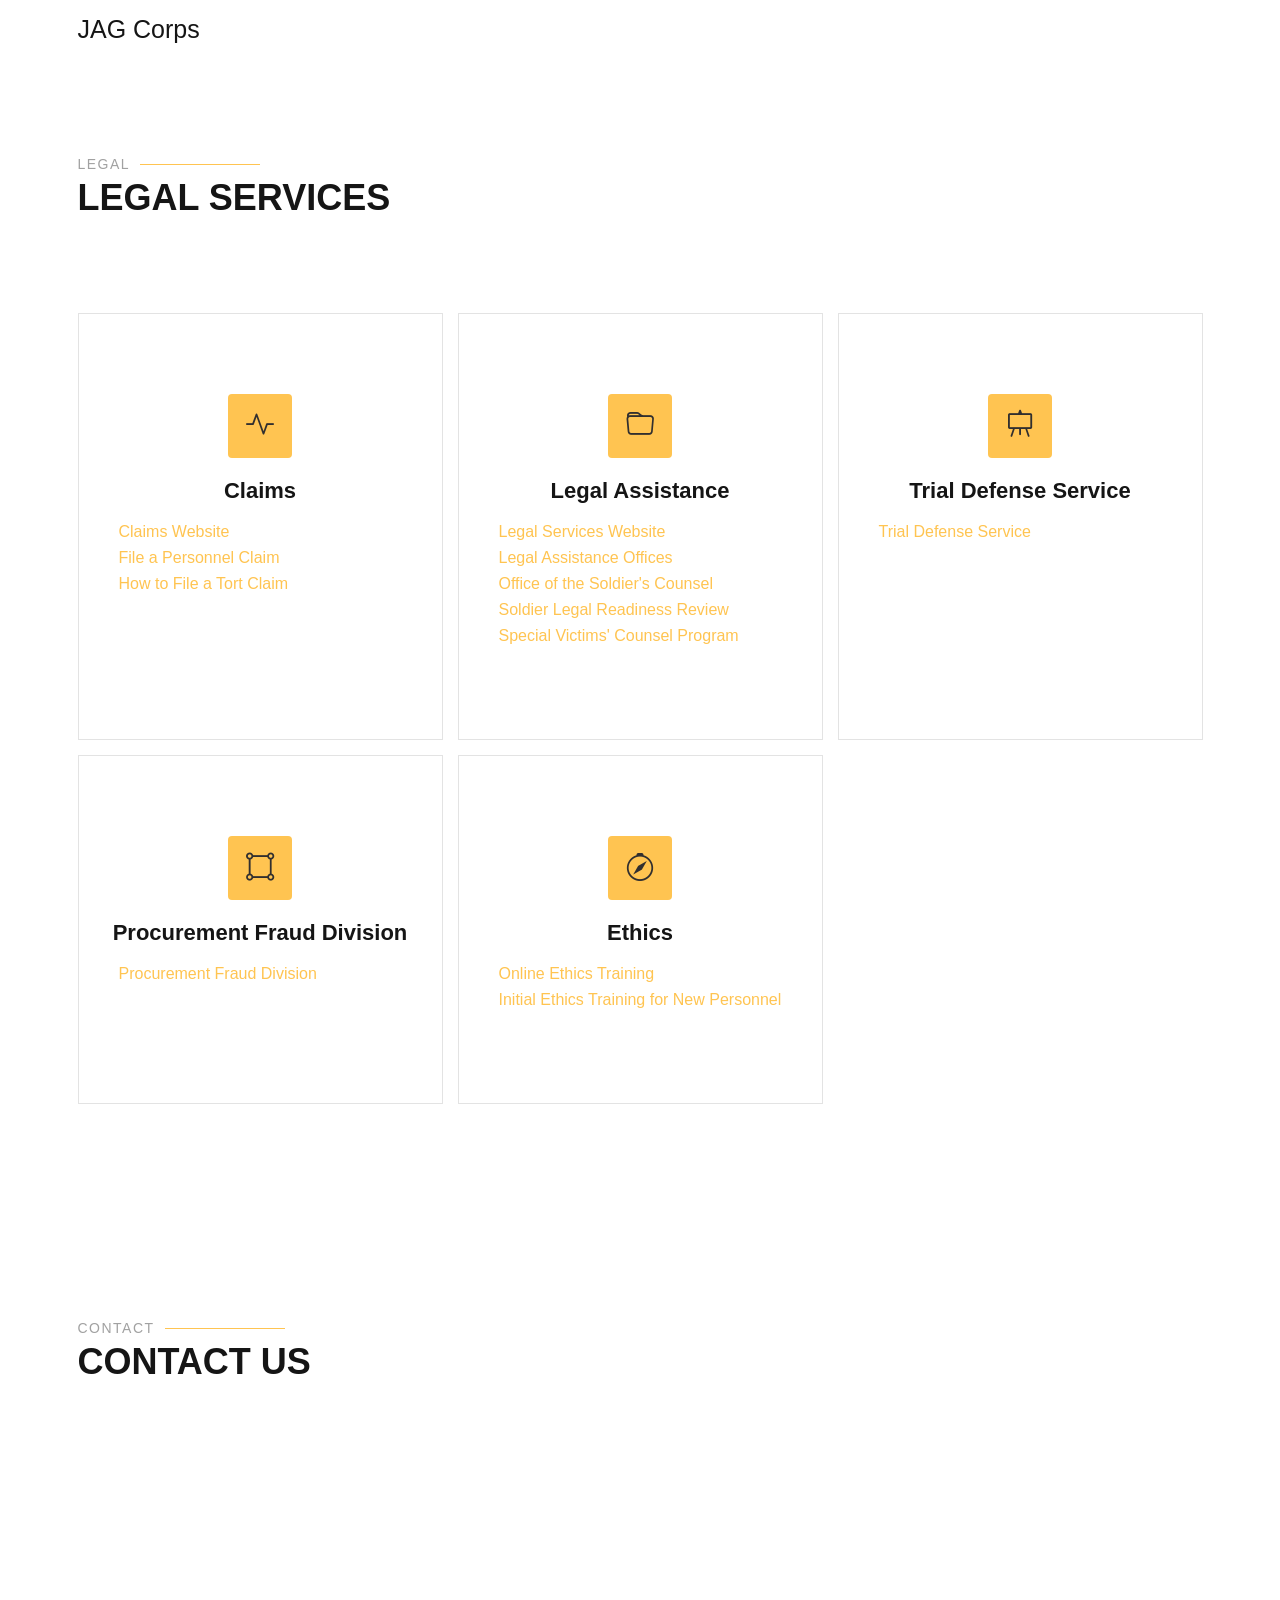
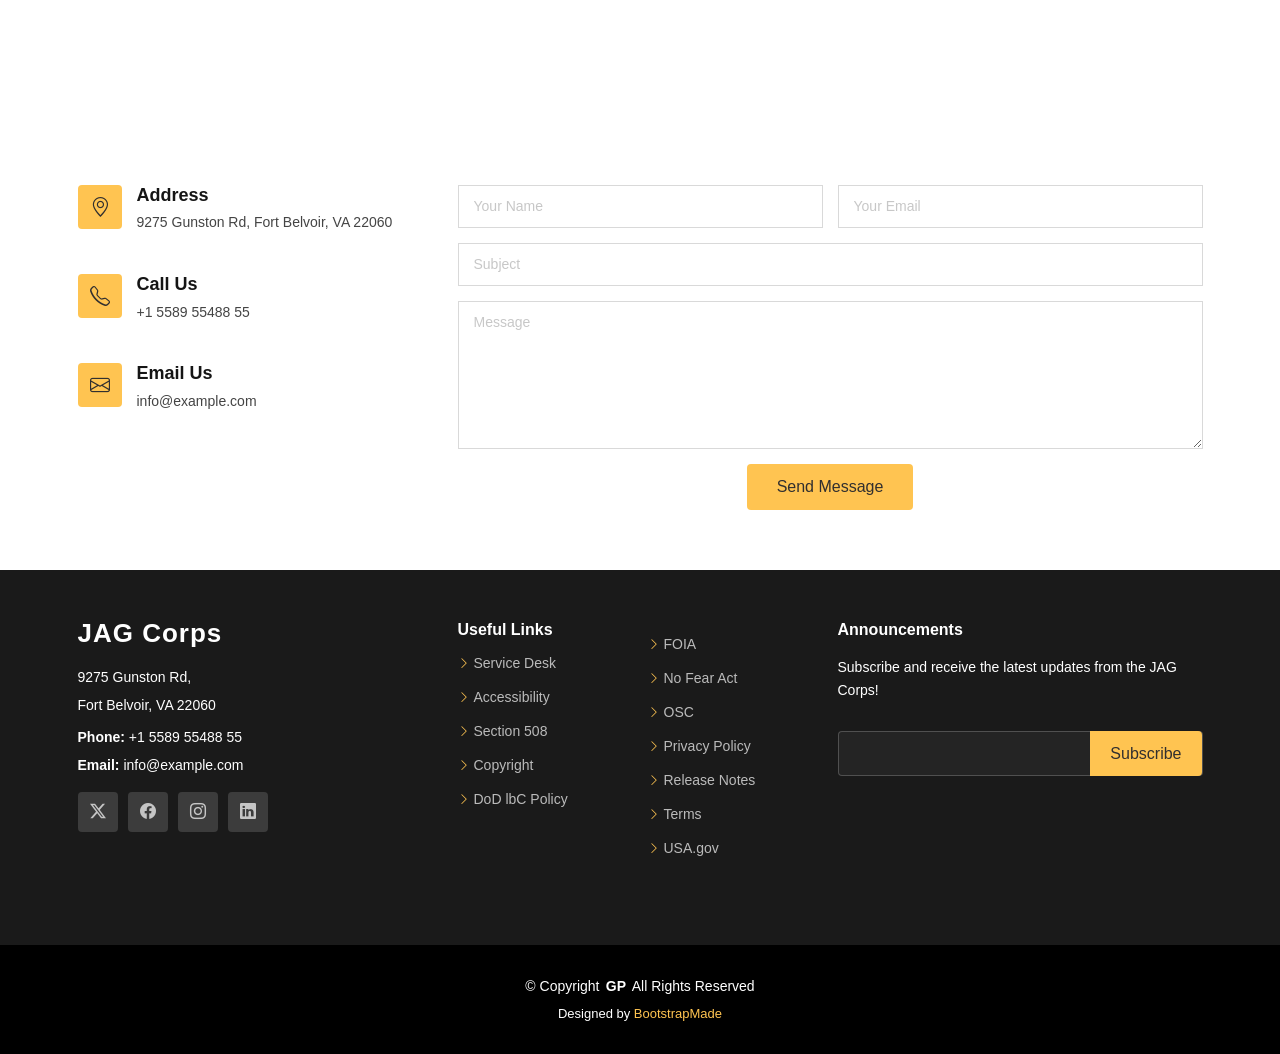
<file: legal.html>
<!DOCTYPE html>
<html lang="en">

<head>
  <meta charset="utf-8">
  <meta content="width=device-width, initial-scale=1.0" name="viewport">
  <title>Index - Gp Bootstrap Template</title>
  <meta content="" name="description">
  <meta content="" name="keywords">

  <!-- Favicons -->
  <link href="assets/img/favicon.png" rel="icon">
  <link href="assets/img/apple-touch-icon.png" rel="apple-touch-icon">

  <!-- Fonts -->
  <link href="https://fonts.googleapis.com" rel="preconnect">
  <link href="https://fonts.gstatic.com" rel="preconnect" crossorigin>
  <link
    href="https://fonts.googleapis.com/css2?family=Roboto:ital,wght@0,100;0,300;0,400;0,500;0,700;0,900;1,100;1,300;1,400;1,500;1,700;1,900&family=Poppins:ital,wght@0,100;0,200;0,300;0,400;0,500;0,600;0,700;0,800;0,900;1,100;1,200;1,300;1,400;1,500;1,600;1,700;1,800;1,900&family=Raleway:ital,wght@0,100;0,200;0,300;0,400;0,500;0,600;0,700;0,800;0,900;1,100;1,200;1,300;1,400;1,500;1,600;1,700;1,800;1,900&display=swap"
    rel="stylesheet">

  <!-- Vendor CSS Files -->
  <link href="assets/vendor/bootstrap/css/bootstrap.min.css" rel="stylesheet">
  <link href="assets/vendor/bootstrap-icons/bootstrap-icons.css" rel="stylesheet">
  <link href="assets/vendor/aos/aos.css" rel="stylesheet">
  <link href="assets/vendor/swiper/swiper-bundle.min.css" rel="stylesheet">
  <link href="assets/vendor/glightbox/css/glightbox.min.css" rel="stylesheet">

  <!-- Main CSS File -->
  <link href="assets/css/main.css" rel="stylesheet">

  <!-- =======================================================
  * Template Name: Gp
  * Template URL: https://bootstrapmade.com/gp-free-multipurpose-html-bootstrap-template/
  * Updated: Jun 14 2024 with Bootstrap v5.3.3
  * Author: BootstrapMade.com
  * License: https://bootstrapmade.com/license/
  ======================================================== -->
</head>

<body class="index-page">

  <header id="header" class="header d-flex align-items-center fixed-top">
    <div class="container-fluid container-xl position-relative d-flex align-items-center justify-content-between">

      <a href="index.html" class="logo d-flex align-items-center me-auto me-lg-0">
        <!-- Uncomment the line below if you also wish to use an image logo -->
        <!-- <img src="assets/img/logo.png" alt=""> -->
        <h1 class="sitename">JAG Corps</h1>
        <!-- <span></span> -->
      </a>

      <nav id="navmenu" class="navmenu">
        <ul>
            <!-- The Home link had class="active" -->
          <li><a href="./index.html">Home<br></a></li>
          <li><a href="https://www.jagcnet.army.mil/Sites/jagc.nsf/help.xsp" target="_blank">Help</a></li>
          <li><a href="https://www.jagcnet.army.mil/Sites/jagc.nsf/homeContent.xsp?documentId=218620BDB3FCBE65852587F70061B77F" target="_blank">Contact</a></li>
          <li><a href="https://www.army.mil/">U.S Army</a></li>
          <li><a href="https://login.milsuite.mil/?goto=https%3A%2F%2Fwww.milsuite.mil%3A443%2Fbook%2Fcommunity%2Fspaces%2Farmyjag" target="_blank">Milsuite</a></li>
          <!-- <li class="dropdown"><a href="#"><span>Dropdown</span> <i class="bi bi-chevron-down toggle-dropdown"></i></a>
            <ul>
              <li><a href="#">Dropdown 1</a></li>
              <li class="dropdown"><a href="#"><span>Deep Dropdown</span> <i class="bi bi-chevron-down toggle-dropdown"></i></a>
                <ul>
                  <li><a href="#">Deep Dropdown 1</a></li>
                  <li><a href="#">Deep Dropdown 2</a></li>
                  <li><a href="#">Deep Dropdown 3</a></li>
                  <li><a href="#">Deep Dropdown 4</a></li>
                  <li><a href="#">Deep Dropdown 5</a></li>
                </ul>
              </li>
              <li><a href="#">Dropdown 2</a></li>
              <li><a href="#">Dropdown 3</a></li>
              <li><a href="#">Dropdown 4</a></li>
            </ul>
          </li> -->
          <li><a href="#contact">JAGU</a></li>
          <li><a href="#contact">Public Admin Login</a></li>
          <li><a href="#contact">Login to JAGCNet</a></li>
        </ul>
        <i class="mobile-nav-toggle d-xl-none bi bi-list"></i>
      </nav>

      <!-- <a class="btn-getstarted" href="index.html#about">Get Started</a> -->

    </div>
  </header>

  <main class="main">

    <!-- Services Section -->
    <section id="services" class="services section">

      <!-- Section Title -->
      <div class="container section-title" data-aos="fade-up">
        <h2>Legal</h2>
        <p>Legal Services</p>
      </div><!-- End Section Title -->

      <div class="container">

        <div class="row gy-4">

          <div class="col-lg-4 col-md-6" data-aos="fade-up" data-aos-delay="100">
            <div class="service-item position-relative">
              <div class="icon">
                <i class="bi bi-activity"></i>
              </div>
              <!-- <a href="#" target="_blank" class="stretched-link">
                <h3>U.S. Army Trial Judiciary</h3>
              </a> -->
              <h3>Claims</h3>
              <ul class="court">
                <li class="court-li"><a href="https://www.jagcnet.army.mil/USARCS" target="_blank">Claims Website</a></li>
                <li class="court-li"><a href="https://www.jagcnet.army.mil/Apps/PCLAIMS/PCLAIMSPublic.nsf" target="_blank">File a Personnel Claim</a></li>
                <li class="court-li"><a href="https://www.jagcnet.army.mil/Sites/claims.nsf/homeContent.xsp?documentId=66BD58E0FFF0D03385257ABF0065D596" target="_blank">How to File a Tort Claim</a></li>
                
              </ul>
            </div>
          </div><!-- End Service Item -->

          <div class="col-lg-4 col-md-6" data-aos="fade-up" data-aos-delay="200">
            <div class="service-item position-relative">
              <div class="icon">
                <!-- <i class="bi bi-broadcast"></i> -->
                <i class="bi bi-folder"></i>
              </div>
              <!-- <a href="#" target="_blank" class="stretched-link">
                <h3>U.S. Army Court of Criminal Appeals</h3>
              </a> -->
              <h3>Legal Assistance</h3>
             <ul class="court">
              <li class="court-li"><a href="https://www.jagcnet.army.mil/Legal" target="_blank">Legal Services Website</a></li>
              <li class="court-li"><a href="https://legalassistance.law.af.mil/" target="_blank">Legal Assistance Offices</a></li>
              <li class="court-li"><a href="https://www.jagcnet.army.mil/Sites/OSC.nsf" target="_blank">Office of the Soldier's Counsel</a></li>
              <li class="court-li"><a href="https://www.jagcnet.army.mil/SLRR" target="_blank">Soldier Legal Readiness Review</a></li>
              <li class="court-li"><a href="https://www.jagcnet.army.mil/SVCounsel" target="_blank">Special Victims' Counsel Program</a></li>
             </ul>
            </div>
          </div><!-- End Service Item -->

          <div class="col-lg-4 col-md-6" data-aos="fade-up" data-aos-delay="300">
            <div class="service-item position-relative">
              <div class="icon">
                <i class="bi bi-easel"></i>
              </div>
              <!-- <a href="#" target="_blank" class="stretched-link">
                <h3>U.S. Court of Appeals for the Armed Forces</h3>
              </a> -->
              <h3>Trial Defense Service</h3>
             <ul class="court">
              <li class="court-li"><a href="https://www.jagcnet.army.mil/TDS" target="_blank">Trial Defense Service</a></li>
             </ul>
        
            </div>
          </div><!-- End Service Item -->

          <div class="col-lg-4 col-md-6" data-aos="fade-up" data-aos-delay="400">
            <div class="service-item position-relative">
              <div class="icon">
                <i class="bi bi-bounding-box-circles"></i>
              </div>
              <!-- <a href="#" target="_blank" class="stretched-link">
                <h3>U.S. Supreme Court</h3>
              </a> -->
              <h3>Procurement Fraud Division</h3>
             <ul class="court">
              <li class="court-li"><a href="https://www.jagcnet.army.mil/Sites/ProcurementFraud.nsf" target="_blank">Procurement Fraud Division</a></li>
             </ul>
              <!-- <a href="#" target="_blank" class="stretched-link"></a> -->
            </div>
          </div><!-- End Service Item -->

          <div class="col-lg-4 col-md-6" data-aos="fade-up" data-aos-delay="400">
            <div class="service-item position-relative">
              <div class="icon">
                <!-- <i class="bi bi-bounding-box-circles"></i> -->
                <i class="bi bi-compass"></i>
              </div>
              <!-- <a href="#" target="_blank" class="stretched-link">
                <h3>U.S. Supreme Court</h3>
              </a> -->
              <h3>Ethics</h3>
             <ul class="court">
              <li class="court-li"><a href="#" target="_blank">Online Ethics Training</a></li>
              <li class="court-li"><a href="#" target="_blank">Initial Ethics Training for New Personnel</a></li>
             </ul>
              <!-- <a href="#" target="_blank" class="stretched-link"></a> -->
            </div>
          </div><!-- End Service Item -->
        </div>
      </div>
    </section><!-- /Services Section -->

  

  
    
    <!-- Contact Section -->
    <section id="contact" class="contact section">

      <!-- Section Title -->
      <div class="container section-title" data-aos="fade-up">
        <h2>Contact</h2>
        <p>Contact Us</p>
      </div><!-- End Section Title -->

      <div class="container" data-aos="fade-up" data-aos-delay="100">

        <div class="mb-5" data-aos="fade-up" data-aos-delay="200">
          <iframe
            src="https://www.google.com/maps/embed?pb=!1m18!1m12!1m3!1d3113.515745473493!2d-77.15207932244438!3d38.70596647176553!2m3!1f0!2f0!3f0!3m2!1i1024!2i768!4f13.1!3m3!1m2!1s0x89b7ac882681f607%3A0x4f75fe2b1d6e60b8!2s9275%20Gunston%20Rd%2C%20Fort%20Belvoir%2C%20VA%2022060!5e0!3m2!1sen!2sus!4v1718736916093!5m2!1sen!2sus"
            width="100%" height="270" style="border:0;" allowfullscreen="" loading="lazy"
            referrerpolicy="no-referrer-when-downgrade"></iframe>
        </div><!-- End Google Maps -->

        <div class="row gy-4">

          <div class="col-lg-4">
            <div class="info-item d-flex" data-aos="fade-up" data-aos-delay="300">
              <i class="bi bi-geo-alt flex-shrink-0"></i>
              <div>
                <h3>Address</h3>
                <p>9275 Gunston Rd, Fort Belvoir, VA 22060</p>
              </div>
            </div><!-- End Info Item -->

            <div class="info-item d-flex" data-aos="fade-up" data-aos-delay="400">
              <i class="bi bi-telephone flex-shrink-0"></i>
              <div>
                <h3>Call Us</h3>
                <p>+1 5589 55488 55</p>
              </div>
            </div><!-- End Info Item -->

            <div class="info-item d-flex" data-aos="fade-up" data-aos-delay="500">
              <i class="bi bi-envelope flex-shrink-0"></i>
              <div>
                <h3>Email Us</h3>
                <p>info@example.com</p>
              </div>
            </div><!-- End Info Item -->

          </div>

          <div class="col-lg-8">
            <form action="forms/contact.php" method="post" class="php-email-form" data-aos="fade-up"
              data-aos-delay="200">
              <div class="row gy-4">

                <div class="col-md-6">
                  <input type="text" name="name" class="form-control" placeholder="Your Name" required="">
                </div>

                <div class="col-md-6 ">
                  <input type="email" class="form-control" name="email" placeholder="Your Email" required="">
                </div>

                <div class="col-md-12">
                  <input type="text" class="form-control" name="subject" placeholder="Subject" required="">
                </div>

                <div class="col-md-12">
                  <textarea class="form-control" name="message" rows="6" placeholder="Message" required=""></textarea>
                </div>

                <div class="col-md-12 text-center">
                  <div class="loading">Loading</div>
                  <div class="error-message"></div>
                  <div class="sent-message">Your message has been sent. Thank you!</div>

                  <button type="submit">Send Message</button>
                </div>

              </div>
            </form>
          </div><!-- End Contact Form -->

        </div>

      </div>

    </section><!-- /Contact Section -->

  </main>

  <footer id="footer" class="footer">

    <div class="footer-top">
      <div class="container">
        <div class="row gy-4">
          <div class="col-lg-4 col-md-6 footer-about">
            <a href="index.html" class="logo d-flex align-items-center">
              <span class="sitename">JAG Corps</span>
            </a>
            <div class="footer-contact pt-3">
              <p>9275 Gunston Rd, </p>
              <p>Fort Belvoir, VA 22060</p>
              <p class="mt-3"><strong>Phone:</strong> <span>+1 5589 55488 55</span></p>
              <p><strong>Email:</strong> <span>info@example.com</span></p>
            </div>
            <div class="social-links d-flex mt-4">
              <a href=""><i class="bi bi-twitter-x"></i></a>
              <a href=""><i class="bi bi-facebook"></i></a>
              <a href=""><i class="bi bi-instagram"></i></a>
              <a href=""><i class="bi bi-linkedin"></i></a>
            </div>
          </div>

          <div class="col-lg-2 col-md-3 footer-links">
            <h4>Useful Links</h4>
            <ul>
              <li><i class="bi bi-chevron-right"></i> <a
                  href="https://www.jagcnet.army.mil/Sites/jagc.nsf/homeContent.xsp?documentId=218620BDB3FCBE65852587F70061B77F"
                  target="_blank"> Service Desk</a></li>
              <li><i class="bi bi-chevron-right"></i> <a href="https://www.army.mil/armyequityandinclusion#org-accessibility"
                  target="_blank"> Accessibility</a></li>
              <li><i class="bi bi-chevron-right"></i> <a href="https://dodcio.defense.gov/DoDSection508/Std_Stmt.aspx"
                  target="_blank"> Section 508</a></li>
              <li><i class="bi bi-chevron-right"></i> <a href="https://www.jagcnet.army.mil/Sites/JAGC.nsf/footerContent.xsp"
                  target="_blank"> Copyright</a></li>
              <li><i class="bi bi-chevron-right"></i> <a href="https://dodcio.defense.gov/DoD-Web-Policy/" target="_blank"> DoD lbC
                  Policy</a></li>
            </ul>
          </div>

          <div class="col-lg-2 col-md-3 footer-links">
            <h4></h4>
              <ul>
                <li><i class="bi bi-chevron-right"></i> <a href="https://www.jagcnet.army.mil/Sites/JAGC.nsf/footerContent.xsp"
                    target="_blank"> FOIA</a></li>
                <li><i class="bi bi-chevron-right"></i> <a href="https://www.army.mil/article/236698" target="_blank"> No Fear Act</a>
                </li>
                <li><i class="bi bi-chevron-right"></i> <a href="https://osc.gov/Pages/About.aspx" target="_blank"> OSC</a></li>
                <li><i class="bi bi-chevron-right"></i> <a href="https://www.jagcnet.army.mil/Sites/JAGC.nsf/footerContent.xsp"
                    target="_blank"> Privacy Policy</a></li>
                <li><i class="bi bi-chevron-right"></i> <a href="https://www.jagcnet.army.mil/Sites/JAGC.nsf/footerContent.xsp"
                    target="_blank"> Release Notes</a></li>
                <li><i class="bi bi-chevron-right"></i> <a href="https://www.jagcnet.army.mil/Sites/JAGC.nsf/footerContent.xsp"
                    target="_blank"> Terms</a></li>
                <li><i class="bi bi-chevron-right"></i> <a href="https://www.usa.gov/" target="_blank"> USA.gov</a></li>
              </ul>
          </div>

          <div class="col-lg-4 col-md-12 footer-newsletter">
            <h4>Announcements</h4>
            <p>Subscribe and receive the latest updates from the JAG Corps!</p>
            <form action="forms/newsletter.php" method="post" class="php-email-form">
              <div class="newsletter-form"><input type="email" name="email"><input type="submit" value="Subscribe">
              </div>
              <div class="loading">Loading</div>
              <div class="error-message"></div>
              <div class="sent-message">Your subscription request has been sent. Thank you!</div>
            </form>
          </div>

        </div>
      </div>
    </div>

    <div class="copyright">
      <div class="container text-center">
        <p>© <span>Copyright</span> <strong class="px-1 sitename">GP</strong> <span>All Rights Reserved</span></p>
        <div class="credits">
          <!-- All the links in the footer should remain intact. -->
          <!-- You can delete the links only if you've purchased the pro version. -->
          <!-- Licensing information: https://bootstrapmade.com/license/ -->
          <!-- Purchase the pro version with working PHP/AJAX contact form: [buy-url] -->
          Designed by <a href="https://bootstrapmade.com/">BootstrapMade</a>
        </div>
      </div>
    </div>

  </footer>

  <!-- Scroll Top -->
  <a href="#" id="scroll-top" class="scroll-top d-flex align-items-center justify-content-center"><i
      class="bi bi-arrow-up-short"></i></a>

  <!-- Preloader -->
  <div id="preloader"></div>

  <!-- Vendor JS Files -->
  <script src="assets/vendor/bootstrap/js/bootstrap.bundle.min.js"></script>
  <script src="assets/vendor/php-email-form/validate.js"></script>
  <script src="assets/vendor/aos/aos.js"></script>
  <script src="assets/vendor/swiper/swiper-bundle.min.js"></script>
  <script src="assets/vendor/glightbox/js/glightbox.min.js"></script>
  <script src="assets/vendor/imagesloaded/imagesloaded.pkgd.min.js"></script>
  <script src="assets/vendor/isotope-layout/isotope.pkgd.min.js"></script>
  <script src="assets/vendor/purecounter/purecounter_vanilla.js"></script>

  <!-- Main JS File -->
  <script src="assets/js/main.js"></script>

</body>

</html>
</file>
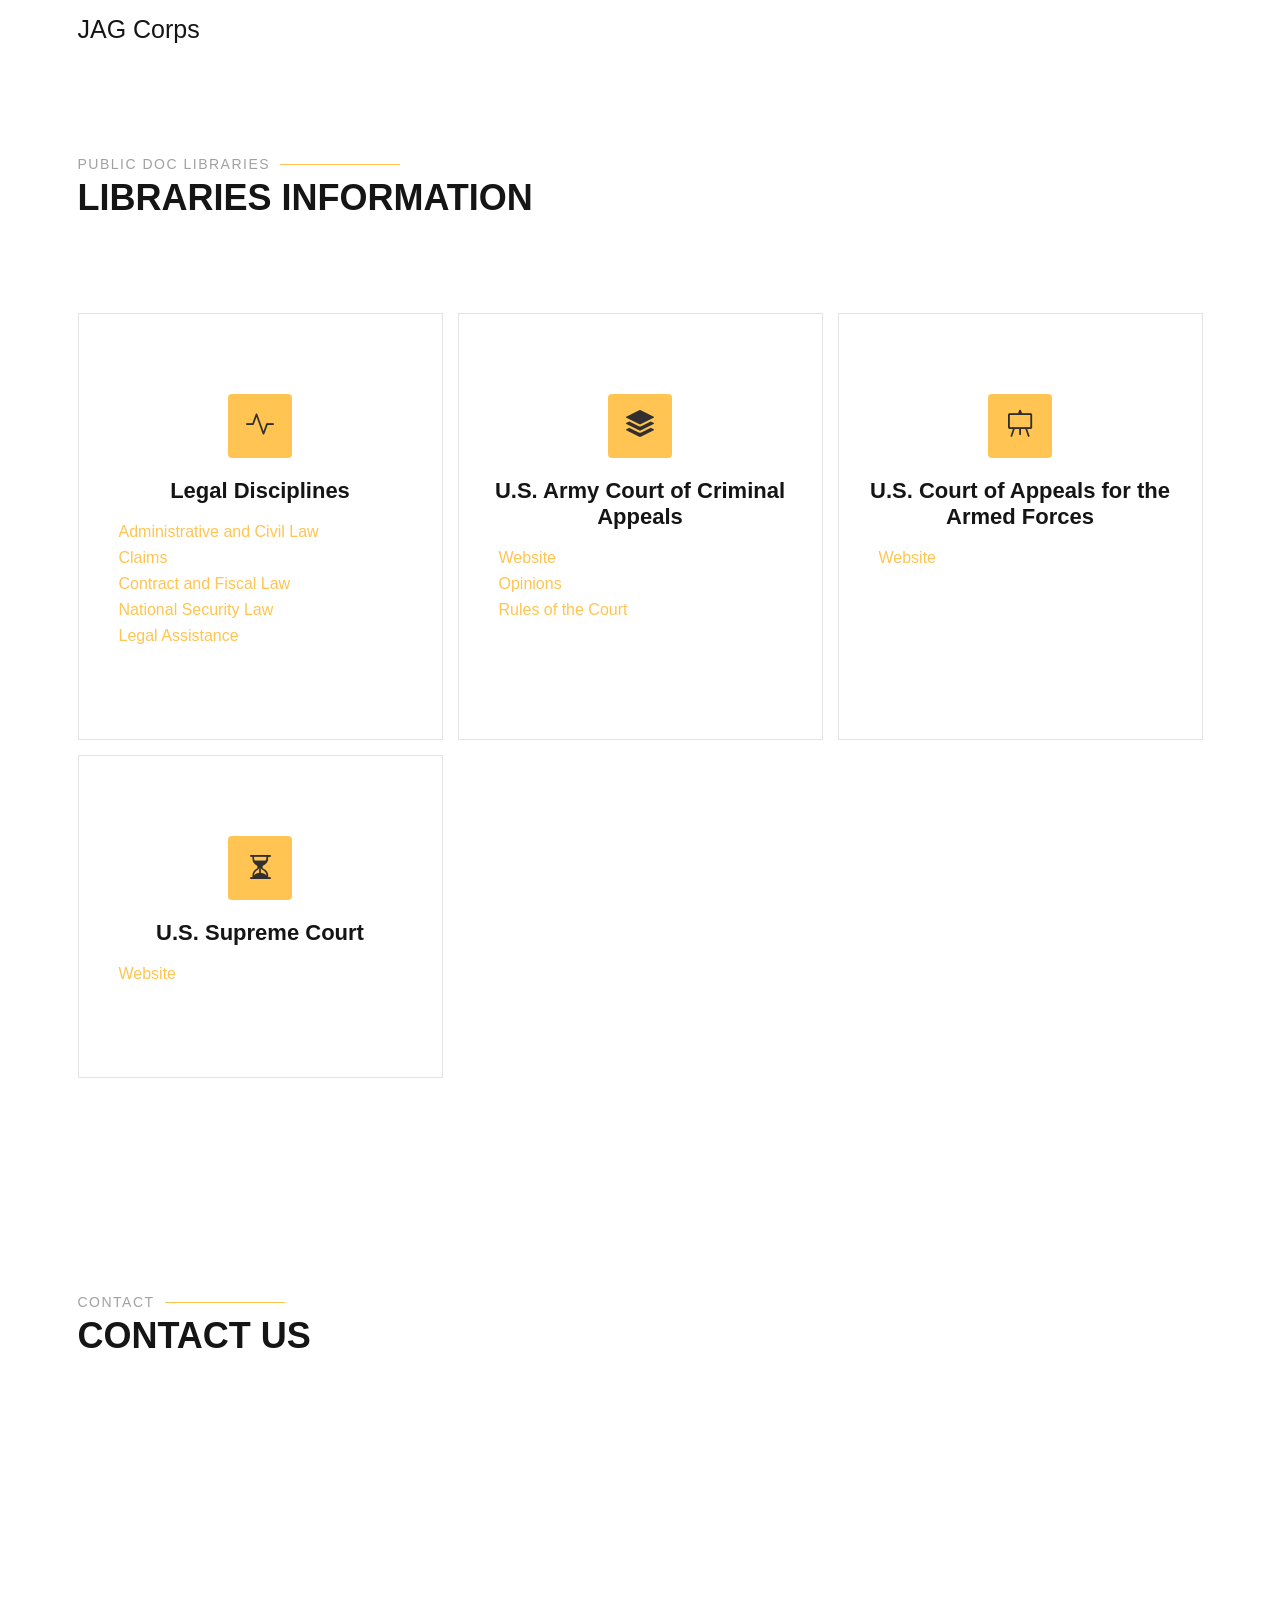
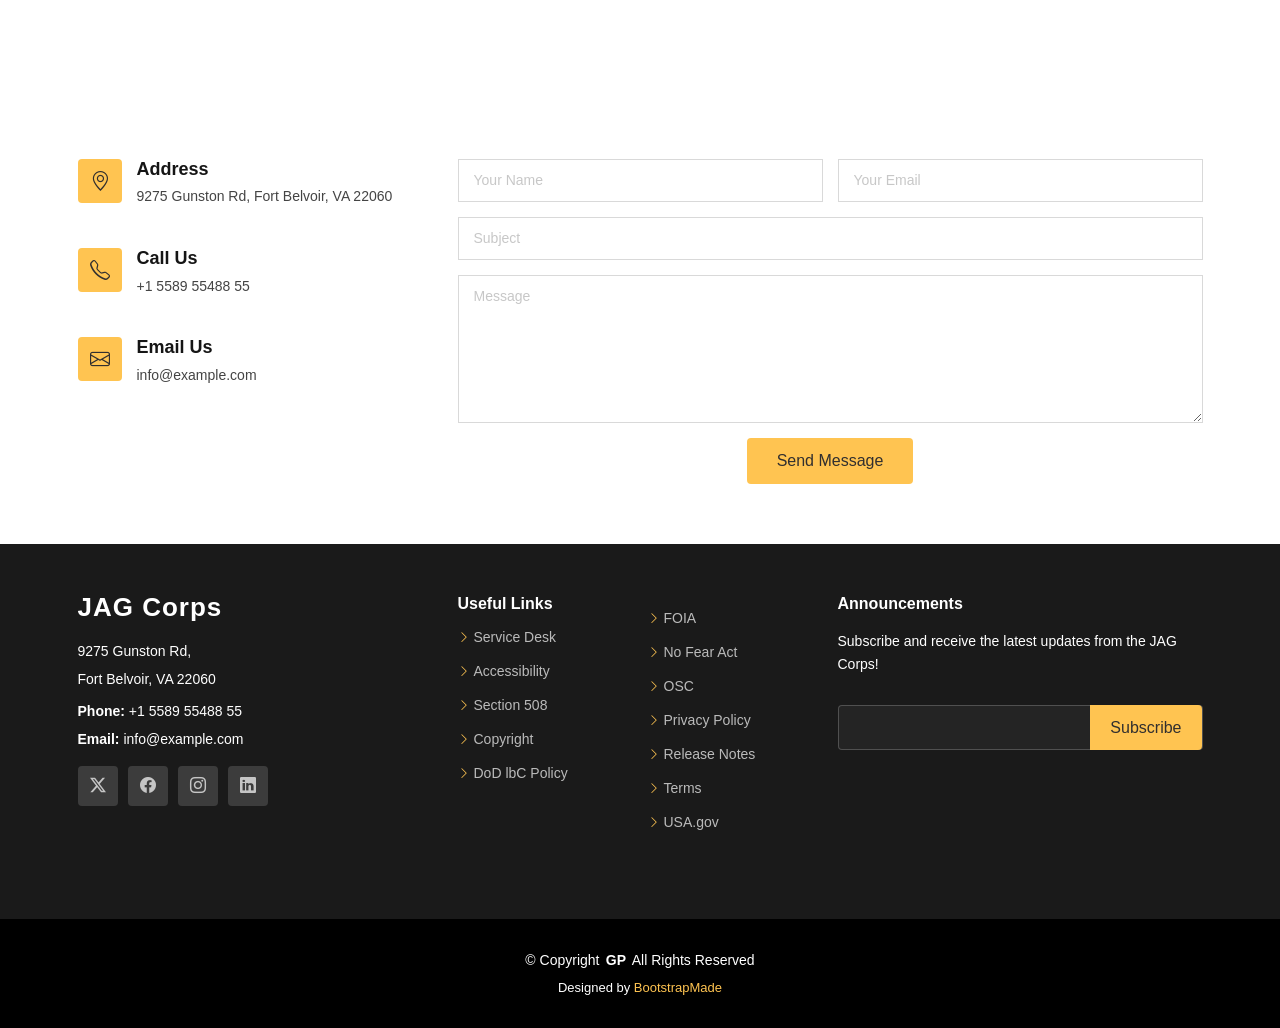
<file: library.html>
<!DOCTYPE html>
<html lang="en">

<head>
  <meta charset="utf-8">
  <meta content="width=device-width, initial-scale=1.0" name="viewport">
  <title>Index - Gp Bootstrap Template</title>
  <meta content="" name="description">
  <meta content="" name="keywords">

  <!-- Favicons -->
  <link href="assets/img/favicon.png" rel="icon">
  <link href="assets/img/apple-touch-icon.png" rel="apple-touch-icon">

  <!-- Fonts -->
  <link href="https://fonts.googleapis.com" rel="preconnect">
  <link href="https://fonts.gstatic.com" rel="preconnect" crossorigin>
  <link
    href="https://fonts.googleapis.com/css2?family=Roboto:ital,wght@0,100;0,300;0,400;0,500;0,700;0,900;1,100;1,300;1,400;1,500;1,700;1,900&family=Poppins:ital,wght@0,100;0,200;0,300;0,400;0,500;0,600;0,700;0,800;0,900;1,100;1,200;1,300;1,400;1,500;1,600;1,700;1,800;1,900&family=Raleway:ital,wght@0,100;0,200;0,300;0,400;0,500;0,600;0,700;0,800;0,900;1,100;1,200;1,300;1,400;1,500;1,600;1,700;1,800;1,900&display=swap"
    rel="stylesheet">

  <!-- Vendor CSS Files -->
  <link href="assets/vendor/bootstrap/css/bootstrap.min.css" rel="stylesheet">
  <link href="assets/vendor/bootstrap-icons/bootstrap-icons.css" rel="stylesheet">
  <link href="assets/vendor/aos/aos.css" rel="stylesheet">
  <link href="assets/vendor/swiper/swiper-bundle.min.css" rel="stylesheet">
  <link href="assets/vendor/glightbox/css/glightbox.min.css" rel="stylesheet">

  <!-- Main CSS File -->
  <link href="assets/css/main.css" rel="stylesheet">

  <!-- =======================================================
  * Template Name: Gp
  * Template URL: https://bootstrapmade.com/gp-free-multipurpose-html-bootstrap-template/
  * Updated: Jun 14 2024 with Bootstrap v5.3.3
  * Author: BootstrapMade.com
  * License: https://bootstrapmade.com/license/
  ======================================================== -->
</head>

<body class="index-page">

  <header id="header" class="header d-flex align-items-center fixed-top">
    <div class="container-fluid container-xl position-relative d-flex align-items-center justify-content-between">

      <a href="index.html" class="logo d-flex align-items-center me-auto me-lg-0">
        <!-- Uncomment the line below if you also wish to use an image logo -->
        <!-- <img src="assets/img/logo.png" alt=""> -->
        <h1 class="sitename">JAG Corps</h1>
        <!-- <span></span> -->
      </a>

      <nav id="navmenu" class="navmenu">
        <ul>
            <!-- The Home link had class="active" -->
          <li><a href="./index.html">Home<br></a></li>
          <li><a href="https://www.jagcnet.army.mil/Sites/jagc.nsf/help.xsp" target="_blank">Help</a></li>
          <li><a href="https://www.jagcnet.army.mil/Sites/jagc.nsf/homeContent.xsp?documentId=218620BDB3FCBE65852587F70061B77F" target="_blank">Contact</a></li>
          <li><a href="https://www.army.mil/" target="_blank">U.S Army</a></li>
          <li><a href="https://login.milsuite.mil/?goto=https%3A%2F%2Fwww.milsuite.mil%3A443%2Fbook%2Fcommunity%2Fspaces%2Farmyjag" target="_blank">Milsuite</a></li>
          <!-- <li class="dropdown"><a href="#"><span>Dropdown</span> <i class="bi bi-chevron-down toggle-dropdown"></i></a>
            <ul>
              <li><a href="#">Dropdown 1</a></li>
              <li class="dropdown"><a href="#"><span>Deep Dropdown</span> <i class="bi bi-chevron-down toggle-dropdown"></i></a>
                <ul>
                  <li><a href="#">Deep Dropdown 1</a></li>
                  <li><a href="#">Deep Dropdown 2</a></li>
                  <li><a href="#">Deep Dropdown 3</a></li>
                  <li><a href="#">Deep Dropdown 4</a></li>
                  <li><a href="#">Deep Dropdown 5</a></li>
                </ul>
              </li>
              <li><a href="#">Dropdown 2</a></li>
              <li><a href="#">Dropdown 3</a></li>
              <li><a href="#">Dropdown 4</a></li>
            </ul>
          </li> -->
          <li><a href="#contact">JAGU</a></li>
          <li><a href="#contact">Public Admin Login</a></li>
          <li><a href="#contact">Login to JAGCNet</a></li>
        </ul>
        <i class="mobile-nav-toggle d-xl-none bi bi-list"></i>
      </nav>

      <!-- <a class="btn-getstarted" href="index.html#about">Get Started</a> -->

    </div>
  </header>

  <main class="main">

    <!-- Services Section -->
    <section id="services" class="services section">

      <!-- Section Title -->
      <div class="container section-title" data-aos="fade-up">
        <h2>Public Doc Libraries</h2>
        <p>Libraries Information</p>
      </div><!-- End Section Title -->

      <div class="container">

        <div class="row gy-4">

          <div class="col-lg-4 col-md-6" data-aos="fade-up" data-aos-delay="100">
            <div class="service-item position-relative">
              <div class="icon">
                <i class="bi bi-activity"></i>
              </div>
              <!-- <a href="#" target="_blank" class="stretched-link">
                <h3>U.S. Army Trial Judiciary</h3>
              </a> -->
              <h3>Legal Disciplines</h3>
              <ul class="court">
                <li class="court-li"><a href="https://www.jagcnet.army.mil/AdministrativeLawDocLib" target="_blank">Administrative and Civil Law</a></li>
                <li class="court-li"><a href="https://www.jagcnet.army.mil/ClaimsDocLib" target="_blank">Claims</a></li>
                <li class="court-li"><a href="https://www.jagcnet.army.mil/ContractLawDocLib" target="_blank">Contract and Fiscal Law</a></li>
                <li class="court-li"><a href="https://www.jagcnet.army.mil/NSLDDocLib" target="_blank">National Security Law</a></li>
                <li class="court-li"><a href="https://www.jagcnet.army.mil/LegalAssistanceDocLib" target="_blank">Legal Assistance</a></li>
              </ul>
            </div>
          </div><!-- End Service Item -->

          <div class="col-lg-4 col-md-6" data-aos="fade-up" data-aos-delay="200">
            <div class="service-item position-relative">
              <div class="icon">
                <!-- <i class="bi bi-broadcast"></i> -->
                <i class="bi bi-stack"></i>
              </div>
              <!-- <a href="#" target="_blank" class="stretched-link">
                <h3>U.S. Army Court of Criminal Appeals</h3>
              </a> -->
              <h3>U.S. Army Court of Criminal Appeals</h3>
             <ul class="court">
              <li class="court-li"><a href="https://www.jagcnet.army.mil/ACCA" target="_blank">Website</a></li>
              <li class="court-li"><a href="https://www.jagcnet.army.mil/ACCALibrary/cases/opinions/OC" target="_blank">Opinions</a></li>
              <li class="court-li"><a href="https://www.jagcnet.army.mil/RulesofCourt" target="_blank">Rules of the Court</a></li>
             </ul>
            </div>
          </div><!-- End Service Item -->

          <div class="col-lg-4 col-md-6" data-aos="fade-up" data-aos-delay="300">
            <div class="service-item position-relative">
              <div class="icon">
                <i class="bi bi-easel"></i>
              </div>
              <!-- <a href="#" target="_blank" class="stretched-link">
                <h3>U.S. Court of Appeals for the Armed Forces</h3>
              </a> -->
              <h3>U.S. Court of Appeals for the Armed Forces</h3>
             <ul class="court">
              <li class="court-li"><a href="https://www.armfor.uscourts.gov/newcaaf/home.htm" target="_blank">Website</a></li>
             </ul>
        
            </div>
          </div><!-- End Service Item -->

          <div class="col-lg-4 col-md-6" data-aos="fade-up" data-aos-delay="400">
            <div class="service-item position-relative">
              <div class="icon">
                <!-- <i class="bi bi-bounding-box-circles"></i> -->
                <i class="bi bi-hourglass-split"></i>
              </div>
              <!-- <a href="#" target="_blank" class="stretched-link">
                <h3>U.S. Supreme Court</h3>
              </a> -->
              <h3>U.S. Supreme Court</h3>
             <ul class="court">
              <li class="court-li"><a href="https://www.supremecourt.gov/" target="_blank">Website</a></li>
             </ul>
              <!-- <a href="#" target="_blank" class="stretched-link"></a> -->
            </div>
          </div><!-- End Service Item -->
        </div>
      </div>
    </section><!-- /Services Section -->

  

  
    
    <!-- Contact Section -->
    <section id="contact" class="contact section">

      <!-- Section Title -->
      <div class="container section-title" data-aos="fade-up">
        <h2>Contact</h2>
        <p>Contact Us</p>
      </div><!-- End Section Title -->

      <div class="container" data-aos="fade-up" data-aos-delay="100">

        <div class="mb-5" data-aos="fade-up" data-aos-delay="200">
          <iframe
            src="https://www.google.com/maps/embed?pb=!1m18!1m12!1m3!1d3113.515745473493!2d-77.15207932244438!3d38.70596647176553!2m3!1f0!2f0!3f0!3m2!1i1024!2i768!4f13.1!3m3!1m2!1s0x89b7ac882681f607%3A0x4f75fe2b1d6e60b8!2s9275%20Gunston%20Rd%2C%20Fort%20Belvoir%2C%20VA%2022060!5e0!3m2!1sen!2sus!4v1718736916093!5m2!1sen!2sus"
            width="100%" height="270" style="border:0;" allowfullscreen="" loading="lazy"
            referrerpolicy="no-referrer-when-downgrade"></iframe>
        </div><!-- End Google Maps -->

        <div class="row gy-4">

          <div class="col-lg-4">
            <div class="info-item d-flex" data-aos="fade-up" data-aos-delay="300">
              <i class="bi bi-geo-alt flex-shrink-0"></i>
              <div>
                <h3>Address</h3>
                <p>9275 Gunston Rd, Fort Belvoir, VA 22060</p>
              </div>
            </div><!-- End Info Item -->

            <div class="info-item d-flex" data-aos="fade-up" data-aos-delay="400">
              <i class="bi bi-telephone flex-shrink-0"></i>
              <div>
                <h3>Call Us</h3>
                <p>+1 5589 55488 55</p>
              </div>
            </div><!-- End Info Item -->

            <div class="info-item d-flex" data-aos="fade-up" data-aos-delay="500">
              <i class="bi bi-envelope flex-shrink-0"></i>
              <div>
                <h3>Email Us</h3>
                <p>info@example.com</p>
              </div>
            </div><!-- End Info Item -->

          </div>

          <div class="col-lg-8">
            <form action="forms/contact.php" method="post" class="php-email-form" data-aos="fade-up"
              data-aos-delay="200">
              <div class="row gy-4">

                <div class="col-md-6">
                  <input type="text" name="name" class="form-control" placeholder="Your Name" required="">
                </div>

                <div class="col-md-6 ">
                  <input type="email" class="form-control" name="email" placeholder="Your Email" required="">
                </div>

                <div class="col-md-12">
                  <input type="text" class="form-control" name="subject" placeholder="Subject" required="">
                </div>

                <div class="col-md-12">
                  <textarea class="form-control" name="message" rows="6" placeholder="Message" required=""></textarea>
                </div>

                <div class="col-md-12 text-center">
                  <div class="loading">Loading</div>
                  <div class="error-message"></div>
                  <div class="sent-message">Your message has been sent. Thank you!</div>

                  <button type="submit">Send Message</button>
                </div>

              </div>
            </form>
          </div><!-- End Contact Form -->

        </div>

      </div>

    </section><!-- /Contact Section -->

  </main>

  <footer id="footer" class="footer">

    <div class="footer-top">
      <div class="container">
        <div class="row gy-4">
          <div class="col-lg-4 col-md-6 footer-about">
            <a href="index.html" class="logo d-flex align-items-center">
              <span class="sitename">JAG Corps</span>
            </a>
            <div class="footer-contact pt-3">
              <p>9275 Gunston Rd, </p>
              <p>Fort Belvoir, VA 22060</p>
              <p class="mt-3"><strong>Phone:</strong> <span>+1 5589 55488 55</span></p>
              <p><strong>Email:</strong> <span>info@example.com</span></p>
            </div>
            <div class="social-links d-flex mt-4">
              <a href=""><i class="bi bi-twitter-x"></i></a>
              <a href=""><i class="bi bi-facebook"></i></a>
              <a href=""><i class="bi bi-instagram"></i></a>
              <a href=""><i class="bi bi-linkedin"></i></a>
            </div>
          </div>

          <div class="col-lg-2 col-md-3 footer-links">
            <h4>Useful Links</h4>
            <ul>
              <li><i class="bi bi-chevron-right"></i> <a
                  href="https://www.jagcnet.army.mil/Sites/jagc.nsf/homeContent.xsp?documentId=218620BDB3FCBE65852587F70061B77F"
                  target="_blank"> Service Desk</a></li>
              <li><i class="bi bi-chevron-right"></i> <a href="https://www.army.mil/armyequityandinclusion#org-accessibility"
                  target="_blank"> Accessibility</a></li>
              <li><i class="bi bi-chevron-right"></i> <a href="https://dodcio.defense.gov/DoDSection508/Std_Stmt.aspx"
                  target="_blank"> Section 508</a></li>
              <li><i class="bi bi-chevron-right"></i> <a href="https://www.jagcnet.army.mil/Sites/JAGC.nsf/footerContent.xsp"
                  target="_blank"> Copyright</a></li>
              <li><i class="bi bi-chevron-right"></i> <a href="https://dodcio.defense.gov/DoD-Web-Policy/" target="_blank"> DoD lbC
                  Policy</a></li>
            </ul>
          </div>

          <div class="col-lg-2 col-md-3 footer-links">
            <h4></h4>
            <ul>
              <li><i class="bi bi-chevron-right"></i> <a href="https://www.jagcnet.army.mil/Sites/JAGC.nsf/footerContent.xsp"
                  target="_blank"> FOIA</a></li>
              <li><i class="bi bi-chevron-right"></i> <a href="https://www.army.mil/article/236698" target="_blank"> No Fear Act</a>
              </li>
              <li><i class="bi bi-chevron-right"></i> <a href="https://osc.gov/Pages/About.aspx" target="_blank"> OSC</a></li>
              <li><i class="bi bi-chevron-right"></i> <a href="https://www.jagcnet.army.mil/Sites/JAGC.nsf/footerContent.xsp"
                  target="_blank"> Privacy Policy</a></li>
              <li><i class="bi bi-chevron-right"></i> <a href="https://www.jagcnet.army.mil/Sites/JAGC.nsf/footerContent.xsp"
                  target="_blank"> Release Notes</a></li>
              <li><i class="bi bi-chevron-right"></i> <a href="https://www.jagcnet.army.mil/Sites/JAGC.nsf/footerContent.xsp"
                  target="_blank"> Terms</a></li>
              <li><i class="bi bi-chevron-right"></i> <a href="https://www.usa.gov/" target="_blank"> USA.gov</a></li>
            </ul>
          </div>

          <div class="col-lg-4 col-md-12 footer-newsletter">
            <h4>Announcements</h4>
            <p>Subscribe and receive the latest updates from the JAG Corps!</p>
            <form action="forms/newsletter.php" method="post" class="php-email-form">
              <div class="newsletter-form"><input type="email" name="email"><input type="submit" value="Subscribe">
              </div>
              <div class="loading">Loading</div>
              <div class="error-message"></div>
              <div class="sent-message">Your subscription request has been sent. Thank you!</div>
            </form>
          </div>

        </div>
      </div>
    </div>

    <div class="copyright">
      <div class="container text-center">
        <p>© <span>Copyright</span> <strong class="px-1 sitename">GP</strong> <span>All Rights Reserved</span></p>
        <div class="credits">
          <!-- All the links in the footer should remain intact. -->
          <!-- You can delete the links only if you've purchased the pro version. -->
          <!-- Licensing information: https://bootstrapmade.com/license/ -->
          <!-- Purchase the pro version with working PHP/AJAX contact form: [buy-url] -->
          Designed by <a href="https://bootstrapmade.com/">BootstrapMade</a>
        </div>
      </div>
    </div>

  </footer>

  <!-- Scroll Top -->
  <a href="#" id="scroll-top" class="scroll-top d-flex align-items-center justify-content-center"><i
      class="bi bi-arrow-up-short"></i></a>

  <!-- Preloader -->
  <div id="preloader"></div>

  <!-- Vendor JS Files -->
  <script src="assets/vendor/bootstrap/js/bootstrap.bundle.min.js"></script>
  <script src="assets/vendor/php-email-form/validate.js"></script>
  <script src="assets/vendor/aos/aos.js"></script>
  <script src="assets/vendor/swiper/swiper-bundle.min.js"></script>
  <script src="assets/vendor/glightbox/js/glightbox.min.js"></script>
  <script src="assets/vendor/imagesloaded/imagesloaded.pkgd.min.js"></script>
  <script src="assets/vendor/isotope-layout/isotope.pkgd.min.js"></script>
  <script src="assets/vendor/purecounter/purecounter_vanilla.js"></script>

  <!-- Main JS File -->
  <script src="assets/js/main.js"></script>

</body>

</html>
</file>
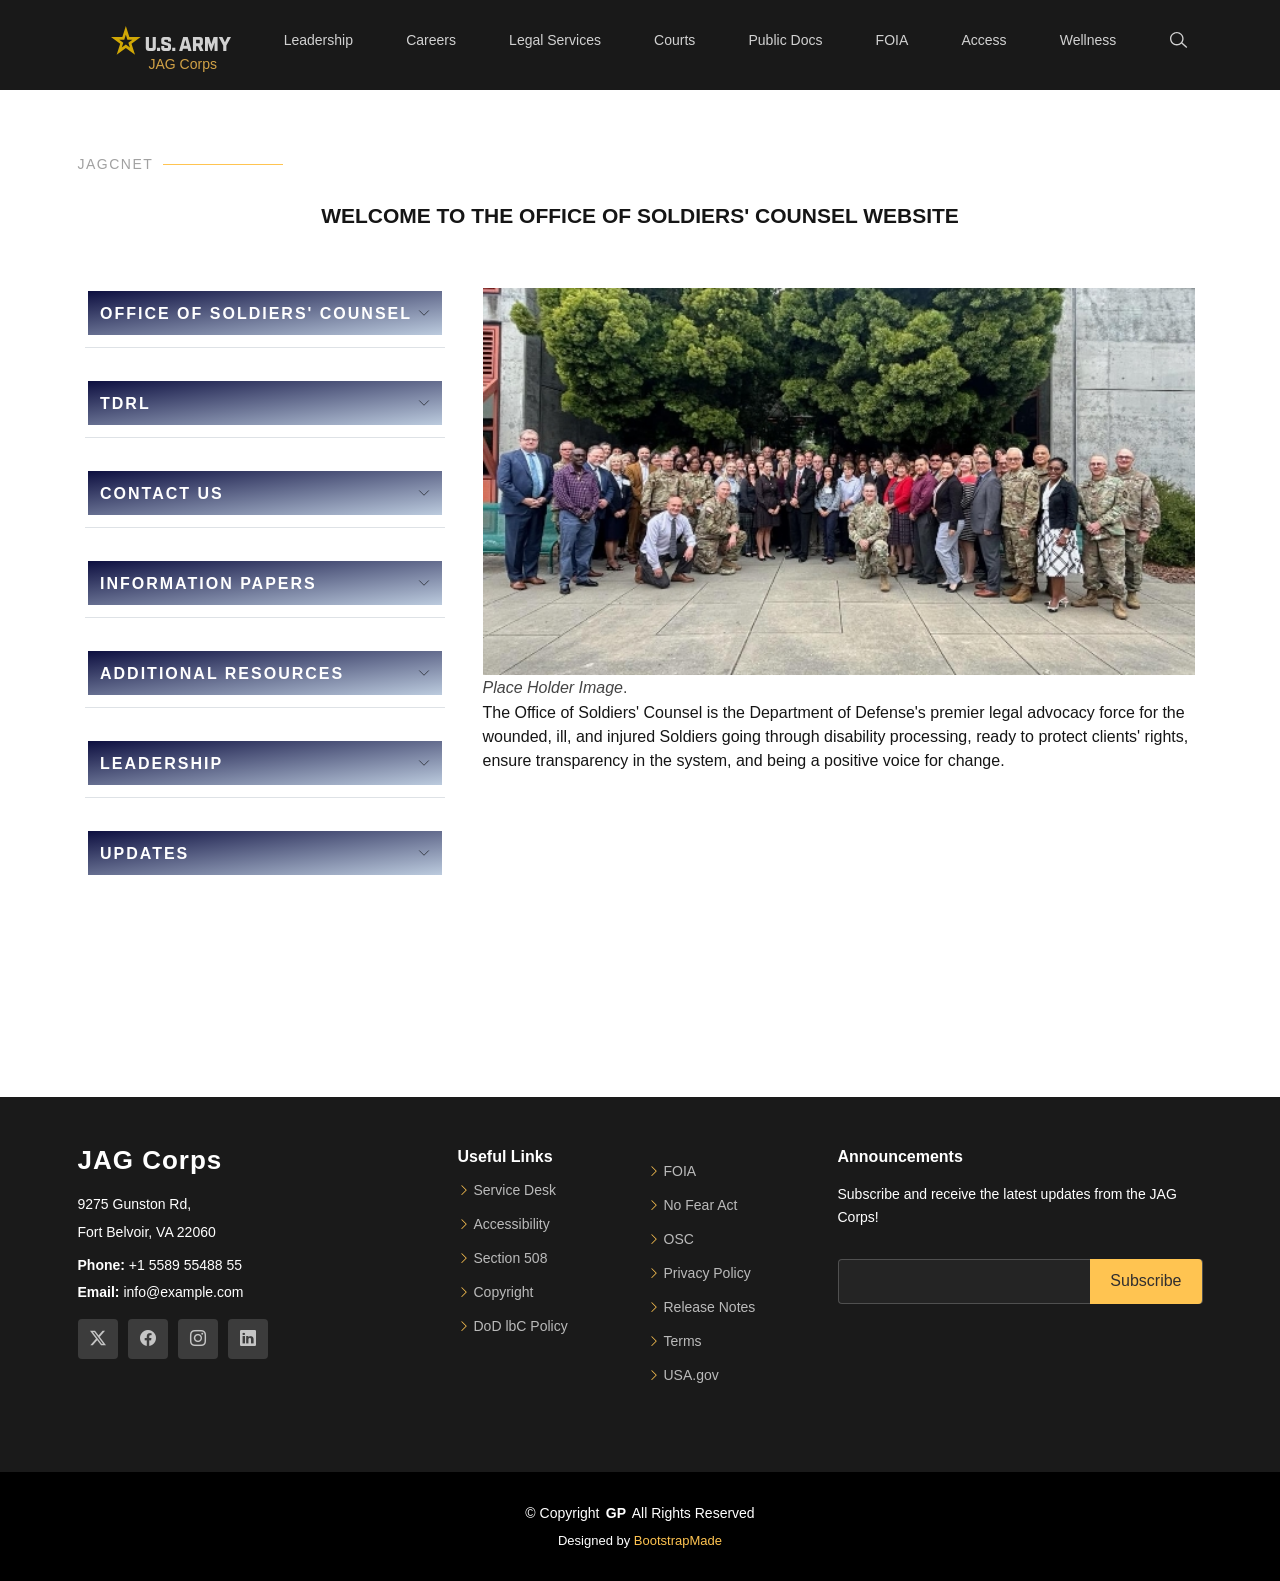
<file: office.html>
<!DOCTYPE html>
<html lang="en">

<head>
  <meta charset="utf-8">
  <meta content="width=device-width, initial-scale=1.0" name="viewport">
  <title>Index - Gp Bootstrap Template</title>
  <meta content="" name="description">
  <meta content="" name="keywords">

  <!-- Favicons -->
  <link href="assets/img/favicon.png" rel="icon">
  <link href="assets/img/apple-touch-icon.png" rel="apple-touch-icon">

  <!-- Fonts -->
  <link href="https://fonts.googleapis.com" rel="preconnect">
  <link href="https://fonts.gstatic.com" rel="preconnect" crossorigin>
  <link
    href="https://fonts.googleapis.com/css2?family=Roboto:ital,wght@0,100;0,300;0,400;0,500;0,700;0,900;1,100;1,300;1,400;1,500;1,700;1,900&family=Poppins:ital,wght@0,100;0,200;0,300;0,400;0,500;0,600;0,700;0,800;0,900;1,100;1,200;1,300;1,400;1,500;1,600;1,700;1,800;1,900&family=Raleway:ital,wght@0,100;0,200;0,300;0,400;0,500;0,600;0,700;0,800;0,900;1,100;1,200;1,300;1,400;1,500;1,600;1,700;1,800;1,900&display=swap"
    rel="stylesheet">

  <!-- Vendor CSS Files -->
  <link href="assets/vendor/bootstrap/css/bootstrap.min.css" rel="stylesheet">
  <link href="assets/vendor/bootstrap-icons/bootstrap-icons.css" rel="stylesheet">
  <link href="assets/vendor/aos/aos.css" rel="stylesheet">
  <link href="assets/vendor/swiper/swiper-bundle.min.css" rel="stylesheet">
  <link href="assets/vendor/glightbox/css/glightbox.min.css" rel="stylesheet">

  <!-- Main CSS File -->
  <link href="assets/css/main.css" rel="stylesheet">

  <!-- =======================================================
  * Template Name: Gp
  * Template URL: https://bootstrapmade.com/gp-free-multipurpose-html-bootstrap-template/
  * Updated: Jun 14 2024 with Bootstrap v5.3.3
  * Author: BootstrapMade.com
  * License: https://bootstrapmade.com/license/
  ======================================================== -->
</head>

<body class="index-page service-details-page">

  <!-- Nav wrapper -->
  <div class="nav-container">
    <nav>
      <ul class="mobile-nav">
        <li>
          <div class="menu-icon-container">
            <div class="menu-icon">
              <span class="line-1"></span>
              <span class="line-2"></span>
            </div>
          </div>
        </li>
        <li class="new-mobile-logo">
          <a href="./index.html" class="link-logo" target="_blank">
            <img src="./assets/images/usarmy.svg" alt="" class="img-logo">
          </a>
          <p class="">JAG Corps</p>
        </li>
        <!-- <li>
            <a href="#" class="link-bag"></a>
          </li> -->
      </ul>
      <ul class="desktop-nav">
        <li>
          <a href="./index.html" class="link-logo">
            <img src="./assets/images/usarmy.svg" alt="" class="img-logo">
            <span class="jag-logo">JAG Corps</span>
          </a>
        </li>
        <li>
          <a href="#" class="tab-search" id="tab-search">Leadership</a>
        </li>
        <li>
          <a href="#" class="second-search">Careers</a>
        </li>
        <li>
          <a href="#" class="third-search">Legal Services</a>
        </li>
        <li>
          <a href="#" class="fourth-search">Courts</a>
        </li>
        <li>
          <a href="#" class="five-search">Public Docs</a>
        </li>
        <li>
          <a href="#" class="six-search">FOIA</a>
        </li>
        <li>
          <a href="#" class="seven-search">Access</a>
        </li>
        <li>
          <a href="#" class="eight-search">Wellness</a>
        </li>
        <li>
          <a href="#" class="link-search"></a>
        </li>
        <!-- <li>
                      <a href="#" class="link-bag"></a>
                  </li> -->
      </ul>
    </nav> <!-- End of navigation items -->

    <!-- Search bar code -->
    <div class="search-container hide">
      <div class="link-search"></div>

      <div class="search-bar active">
        <form action="">
          <input type="text" placeholder="Search JAGCNet">
        </form>
      </div>
      <div class="link-close"></div>
      <div class="quick-links">
        <!-- I added a logo here -->
        <!-- <div class="desktop-logo">
            <img src="./assets/images/usarmy.svg" alt="" class="img-logo">
            <span class="jag-logo">JAG Corps</span>
          </div> -->
        <h2>Quick Links</h2>
        <ul class="flex-links">
          <li>
            <a href="https://tjaglcs.army.mil/" target="_blank">Legal Center and School</a>
          </li>
          <li>
            <a href="https://www.jagcnet.army.mil/sites/Advocacy.nsf" target="_blank">Advocacy Center</a>
          </li>
          <li>
            <a href="https://www.jagcnet.army.mil/ppto" target="_blank">Personnel</a>
          </li>
          <li>
            <a href="https://www.jagcnet.army.mil/Sites/CP56.nsf" target="_blank">CP-56</a>
          </li>
          <li>
            <a href="https://www.army.mil/ostc" target="_blank">OSTC</a>
          </li>
          <li>
            <a href="https://www.jagcnet.army.mil/Sites/JAGC.nsf/help.xsp" target="_blank">Help</a>
          </li>
          <li>
            <a href="#">Contact</a>
          </li>
          <li>
            <a href="#">Public Administrator Login</a>
          </li>
          <li>
            <a href="#">Login to JAGCNet</a>
          </li>
        </ul>


      </div>
    </div>

    <!-- Search bar code first link -->
    <div class="search-container first-link hide" id="first-link">
      <div class="link-search"></div>
      <div class="tab-search"></div>
      <div class="search-bar active">
        <form action="">
          <input type="text" placeholder="Search JAGCNet">
        </form>
      </div>
      <div class="firstLink-close"></div>
      <div class="quick-links">
        <!-- <div class="desktop-logo">
            <img src="./assets/images/usarmy.svg" alt="" class="img-logo">
            <span class="jag-logo">JAG Corps</span>
          </div> -->
        <h2>Leadership Links</h2>
        <ul class="flex-links">
          <li>
            <a href="./leader.html" target="_blank">Leadership</a>
          </li>
          <li>
            <a href="https://www.jagcnet.army.mil/Sites/jagc.nsf/homeContent.xsp?open&documentId=DEE613DFEC84B73B852579BC006142CE"
              target="_blank">Mission and Vision</a>
          </li>
          <li>
            <a href="https://www.jagcnet.army.mil/Sites/jagc.nsf/homeContent.xsp?documentId=A7D21BDE69E7A0E685258801005858F8"
              target="_blank">JAG Corps Strategy</a>
          </li>

          <li>
            <a href="https://www.jagcnet.army.mil/Sites/jagc.nsf/91EFF120637EC24D85257DB7005D879C/$File/JAGC%20Poster%202014.pdf"
              target="_blank">JAGC Poster</a>
          </li>


          <li>
            <a href="#">Army OneSource</a>
          </li>
          <li>
            <a href="https://login.milsuite.mil/?goto=https%3A%2F%2Fwww.milsuite.mil%3A443%2F"
              target="_blank">MilSuite</a>
          </li>
          <li>
            <a href="https://www.jagcnet.army.mil/Sites/JAGC.nsf/inMemoriam.xsp" target="_blank">In Memoriam</a>
          </li>
          <li>
            <a href="https://www.jagcnet.army.mil/Sites/JAGC.nsf/46DCA0CA1EE75266852586C5004A681F/$File/US%20Army%20JAG%20Corps%20Four%20Constants%20Smart%20Card.pdf"
              target="_blank">US Army JAG Corps Four “Constants” Smart Card</a>
          </li>
          <li>
            <a href="https://www.jagcnet.army.mil/Sites/JAGC.nsf/homeContent.xsp?open&documentId=7A2BDED61356AFAC852579F400662B36"
              target="_blank">Reserve Army Office Legal Websites</a>
          </li>

        </ul>


      </div>
    </div>

    <!-- Search bar code second link -->
    <div class="search-container second-link hide" id="second-link">
      <div class="link-search"></div>
      <div class="second-search"></div>
      <div class="search-bar active">
        <form action="">
          <input type="text" placeholder="Search Jagcnet">
        </form>
      </div>
      <div class="secondLink-close"></div>
      <div class="quick-links">
        <!-- <div class="desktop-logo">
            <img src="./assets/images/usarmy.svg" alt="" class="img-logo">
            <span class="jag-logo">JAG Corps</span>
          </div> -->
        <h2>Career Links</h2>
        <ul class="flex-links">
          <li>
            <a href="https://www.jagcnet.army.mil/GoArmyJAG" target="_blank">Lawyers</a>
          </li>
          <li>
            <a href="https://www.jagcnet.army.mil/GoArmyJAG" target="_blank">Internship/Externship Program</a>
          </li>
          <li>
            <a href="https://www.jagcnet.army.mil/GoArmyJAG" target="_blank">Paralegals</a>
          </li>
          <li>
            <a href="https://www.jagcnet.army.mil/GoArmyJAG" target="_blank">Civilians</a>
          </li>
          <li>
            <a href="https://myaccess.dmdc.osd.mil/identitymanagement/app/login" target="_blank">Military Spouse
              Attorney Hiring Program</a>
          </li>

        </ul>


      </div>
    </div>
    <!-- Search bar code third link -->
    <div class="search-container third-link hide" id="third-link">
      <div class="link-search"></div>
      <div class="third-search"></div>
      <div class="search-bar active">
        <form action="">
          <input type="text" placeholder="Search Jagcnet">
        </form>
      </div>
      <div class="thirdLink-close"></div>
      <div class="quick-links">
        <!-- <div class="desktop-logo">
            <img src="./assets/images/usarmy.svg" alt="" class="img-logo">
            <span class="jag-logo">JAG Corps</span>
          </div> -->
        <h2>Legal Services Links</h2>
        <ul class="flex-links">
          <li>
            <a href="https://www.jagcnet.army.mil/USARCS" target="_blank">Claims Website</a>
          </li>
          <li>
            <a href="https://www.jagcnet.army.mil/Apps/PCLAIMS/PCLAIMSPublic.nsf" target="_blank">File a Personnel
              Claim</a>
          </li>
          <li>
            <a href="https://www.jagcnet.army.mil/Sites/claims.nsf/homeContent.xsp?documentId=66BD58E0FFF0D03385257ABF0065D596"
              target="_blank">How to File a Tort Claim</a>
          </li>
          <li>
            <a href="https://www.jagcnet.army.mil/Legal" target="_blank">Legal Services Website</a>
          </li>
          <li>
            <a href="https://legalassistance.law.af.mil/" target="_blank">Legal Assistance Offices</a>
          </li>
          <li>
            <a href="https://www.jagcnet.army.mil/Sites/OSC.nsf" target="_blank">Office of the Soldier's Counsel</a>
          </li>
          <li>
            <a href="https://www.jagcnet.army.mil/SLRR" target="_blank">Soldier Legal Readiness Review</a>
          </li>
          <li>
            <a href="https://www.jagcnet.army.mil/SVCounsel" target="_blank">Special Victims' Counsel Program</a>
          </li>
          <li>
            <a href="https://www.jagcnet.army.mil/TDS" target="_blank">Trial Defense Service</a>
          </li>
          <li>
            <a href="#" target="_blank">Online Ethics Training</a>
          </li>
          <li>
            <a href="#" target="_blank">Initial Ethics Training for New Personnel</a>
          </li>
          <li>
            <a href="https://www.jagcnet.army.mil/Sites/ProcurementFraud.nsf" target="_blank">Procurement Fraud
              Division</a>
          </li>
        </ul>


      </div>
    </div>
    <!-- Search bar code fourth link -->
    <div class="search-container fourth-link hide" id="fourth-link">
      <div class="link-search"></div>
      <div class="fourth-search"></div>
      <div class="search-bar active">
        <form action="">
          <input type="text" placeholder="Search Jagcnet">
        </form>
      </div>
      <div class="fourthLink-close"></div>
      <div class="quick-links">
        <!-- <div class="desktop-logo">
            <img src="./assets/images/usarmy.svg" alt="" class="img-logo">
            <span class="jag-logo">JAG Corps</span>
          </div> -->
        <h2>Court Links</h2>
        <ul class="flex-links">
          <li>
            <a href="./judiciary.html" target="_blank">U.S. Army Trial Judiciary</a>
          </li>
          <li>
            <a href="https://www.jagcnet.army.mil/Apps/eDocket/eDocketPublic.nsf" target="_blank">eDocket</a>
          </li>
          <li>
            <a href="#">Random Number Generator (Classic Version)</a>
          </li>
          <li>
            <a href="https://www.jagcnet.army.mil/PMRG" target="_blank">Court-Martial Panel Member
              Randomization Generator</a>
          </li>
          <li>
            <a href="./appeals.html" target="_blank">U.S. Army Court of Criminal Appeals</a>
          </li>
          <li>
            <a href="https://www.jagcnet.army.mil/ACCALibrary/cases/opinions/OC" target="_blank">ACCA APPELLATE
              LIBRARY</a>
          </li>
          <li>
            <a href="https://www.jagcnet.army.mil/RulesofCourt" target="_blank">Rules of the Court</a>
          </li>
          <li>
            <a href="https://www.armfor.uscourts.gov/newcaaf/home.htm" target="_blank">U.S. Court of Appeals for the
              Armed Forces</a>
          </li>
          <li>
            <a href="https://www.supremecourt.gov/" target="_blank">U.S. Supreme Court</a>
          </li>
        </ul>


      </div>
    </div>
    <!-- Search bar code five link -->
    <div class="search-container five-link hide" id="five-link">
      <div class="link-search"></div>
      <div class="five-search"></div>
      <div class="search-bar active">
        <form action="">
          <input type="text" placeholder="Search Jagcnet">
        </form>
      </div>
      <div class="fiveLink-close"></div>
      <div class="quick-links">
        <!-- <div class="desktop-logo">
            <img src="./assets/images/usarmy.svg" alt="" class="img-logo">
            <span class="jag-logo">JAG Corps</span>
          </div> -->
        <h2>Public Libraries</h2>
        <ul class="flex-links">
          <li>
            <a href="#">Administrative and Civil Law</a>
          </li>
          <li>
            <a href="#">Claims</a>
          </li>
          <li>
            <a href="#">Contract and Fiscal law</a>
          </li>
          <li>
            <a href="#">National Security Law</a>
          </li>
          <li>
            <a href="#">Legal Assistance</a>
          </li>
          <li>
            <a href="https://www.jagcnet.army.mil/Sites/jagc.nsf/EE26CE7A9678A67A85257E1300563559/$File/CommandersLegalHandbook.pdf"
              target="_blank">Commander's Legal Handbook</a>
          </li>
          <li>
            <a href="https://www.jagcnet.army.mil/lawofficemanagement" target="_blank">Law Office Management</a>
          </li>
          <li>
            <a href="https://www.jagcnet.army.mil/Sites/JAGC.nsf/F3FBB5D831EAED2F8525855F006400F2/%24File/2019%20Advocacy%20Trainer.pdf"
              target="_blank">Advocacy Trainer (PDF Manual only)</a>
          </li>
          <li>
            <a href="https://www.jagcnet.army.mil/Sites/jagc.nsf/homeContent.xsp?documentId=7C4D0630163282308525855F00647525"
              target="_blank">Advocacy Trainer (PDF Manual and Videos)</a>
          </li>
          <li>
            <a href="#">Pub 1-1</a>
          </li>
          <li>
            <a href="https://www.jagcnet.army.mil/Sites/JAGC.nsf/homeContent.xsp?documentId=6448C92179F9C21C8525897C003AFC80"
              target="_blank">RC PPTO Update</a>
          </li>

        </ul>

      </div>
    </div>


    <!-- Search bar code six link -->
    <div class="search-container six-link hide" id="six-link">
      <div class="link-search"></div>
      <div class="six-search"></div>
      <div class="search-bar active">
        <form action="">
          <input type="text" placeholder="Search Jagcnet">
        </form>
      </div>
      <div class="sixLink-close"></div>
      <div class="quick-links">
        <!-- <div class="desktop-logo">
            <img src="./assets/images/usarmy.svg" alt="" class="img-logo">
            <span class="jag-logo">JAG Corps</span>
          </div> -->
        <h2>FOIA Links</h2>
        <ul class="flex-links">
          <li>
            <a href="#">ACCA Opinions</a>
          </li>
          <li>
            <a href="#">Army Court-Martial Public Record System</a>
          </li>
          <li>
            <a href="#">Army Settlements</a>
          </li>
          <li>
            <a href="#">Bankruptcy Listings</a>
          </li>
          <li>
            <a href="#">FOIA Contact Information</a>
          </li>
          <li>
            <a href="#">Commander's Legal Handbook</a>
          </li>


        </ul>

      </div>
    </div>

    <!-- Search bar code seven link -->
    <div class="search-container seven-link hide" id="seven-link">
      <div class="link-search"></div>
      <div class="seven-search"></div>
      <div class="search-bar active">
        <form action="">
          <input type="text" placeholder="Search Jagcnet">
        </form>
      </div>
      <div class="sevenLink-close"></div>
      <div class="quick-links">
        <!-- <div class="desktop-logo">
            <img src="./assets/images/usarmy.svg" alt="" class="img-logo">
            <span class="jag-logo">JAG Corps</span>
          </div> -->
        <h2>Access Links</h2>
        <ul class="flex-links">
          <li>
            <a href="#">FOIA</a>
          </li>
          <li>
            <a href="#">Request an Account</a>
          </li>
        </ul>

      </div>
    </div>

    <!-- Search bar code eight link -->
    <div class="search-container eight-link hide" id="eight-link">
      <div class="link-search"></div>
      <div class="eight-search"></div>
      <div class="search-bar active">
        <form action="">
          <input type="text" placeholder="Search Jagcnet">
        </form>
      </div>
      <div class="eightLink-close"></div>
      <div class="quick-links">
        <!-- <div class="desktop-logo">
            <img src="./assets/images/usarmy.svg" alt="" class="img-logo">
            <span class="jag-logo">JAG Corps</span>
          </div> -->
        <h2>Wellness Resource Links</h2>
        <ul class="flex-links">
          <li>
            <a href="#">OCONUS Military Family Life Counseling (MFLC) POCs</a>
          </li>
          <li>
            <a href="#">Military Crisis Line</a>
          </li>
          <li>
            <a href="#">Army Suicide Prevention Program</a>
          </li>
          <li>
            <a href="#">Suicide & Crisis Hotline</a>
          </li>
          <li>
            <a href="#">Human Performance Resources (by CHAMP)</a>
          </li>
          <li>
            <a href="#">Health & Wellness (Military OneSource)</a>
          </li>
          <li>
            <a href="#">Mental Health Resources</a>
          </li>
          <li>
            <a href="#">ABA Mental Health Resources</a>
          </li>
          <li>
            <a href="#">Army Resilience Directorate</a>
          </li>
          <li>
            <a href="#">Army Ready and Resilient (R2) Performance Centers</a>
          </li>
          <li>
            <a href="#">Stress and Relaxation Drills</a>
          </li>
          <li>
            <a href="#">Nutrition Tips</a>
          </li>
        </ul>

      </div>
    </div>




    <!-- Mobile Verison -->
    <div class="mobile-search-container">
      <div class="link-search"></div>
      <div class="search-bar">
        <form action="">
          <input type="text" placeholder="Search JAGCNet">
        </form>
      </div>
      <span class="cancel-btn">Cancel</span>
      <div class="quick-links">
        <h2>Quick Links</h2>
        <ul>
          <li>
            <a href="#">Legal Center and School</a>
          </li>
          <li>
            <a href="#">Advocacy Center</a>
          </li>
          <li>
            <a href="#">Personnel</a>
          </li>
          <li>
            <a href="#">CP-56</a>
          </li>
          <li>
            <a href="#">OSTC</a>
          </li>
          <li>
            <a href="#">Help</a>
          </li>
          <li>
            <a href="#">Contact</a>
          </li>
          <li>
            <a href="#">Public Administrator Login</a>
          </li>
          <li>
            <a href="#">Login to JAGCNet</a>
          </li>
        </ul>


      </div>
    </div>

    <!-- leadership Mobile Verison -->
    <div class="firstmobile-search-container hide">
      <div class="link-search"></div>
      <div class="search-bar">
        <form action="">
          <input type="text" placeholder="Search JAGCNet">
        </form>
      </div>
      <span class="cancel-btn">Cancel</span>
      <div class="quick-links">
        <h2>Leadership Links</h2>
        <ul>
          <li>
            <a href="./leader.html">Leadership</a>
          </li>
          <li>
            <a href="#">Mission and Vision</a>
          </li>
          <li>
            <a href="#">JAG Corps Strategy</a>
          </li>
          <li>
            <a href="#">JAGC Poster</a>
          </li>
          <li>
            <a href="#">US Army JAG Corps Four “Constants” Smart Card</a>
          </li>
          <li>
            <a href="#">Reserve Army Office Legal Websites</a>
          </li>
          <li>
            <a href="#">Army OneSource</a>
          </li>
          <li>
            <a href="#">MilSuite</a>
          </li>
          <li>
            <a href="#">In Memoriam</a>
          </li>
        </ul>


      </div>
    </div>

    <!-- Careers Mobile Verison -->
    <div class="secondmobile-search-container hide">
      <div class="link-search"></div>
      <div class="search-bar">
        <form action="">
          <input type="text" placeholder="Search JAGCNet">
        </form>
      </div>
      <span class="cancel-btn">Cancel</span>
      <div class="quick-links">
        <h2>Career Links</h2>
        <ul>
          <li>
            <a href="#">Lawyers</a>
          </li>
          <li>
            <a href="#">Internship/Externship Program</a>
          </li>
          <li>
            <a href="#">Paralegals</a>
          </li>
          <li>
            <a href="#">Military Spouse Attorney Hiring Program</a>
          </li>
        </ul>


      </div>
    </div>

    <!-- Legal Services Mobile Verison -->
    <div class="thirdmobile-search-container hide">
      <div class="link-search"></div>
      <div class="search-bar">
        <form action="">
          <input type="text" placeholder="Search JAGCNet">
        </form>
      </div>
      <span class="cancel-btn">Cancel</span>
      <div class="quick-links">
        <h2>Legal Services</h2>
        <ul>
          <li>
            <a href="#">Claims Website</a>
          </li>
          <li>
            <a href="#">File a Personnel Claim</a>
          </li>
          <li>
            <a href="#">How to File a Tort Claim</a>
          </li>
          <li>
            <a href="#">Legal Services Website</a>
          </li>
          <li>
            <a href="#">Legal Assistance Offices</a>
          </li>
          <li>
            <a href="#">Office of the Soldier's Counsel</a>
          </li>
          <li>
            <a href="#">Soldier Legal Readiness Review</a>
          </li>
          <li>
            <a href="#">Special Victims' Counsel Program</a>
          </li>
          <li>
            <a href="#">Trial Defense Service</a>
          </li>
          <li>
            <a href="#">Online Ethics Training</a>
          </li>
          <li>
            <a href="#">Initial Ethics Training for New Personnel</a>
          </li>
          <li>
            <a href="#">Procurement Fraud Division</a>
          </li>
        </ul>
      </div>
    </div>
    <!-- Courts Mobile Verison -->
    <div class="fourthmobile-search-container hide">
      <div class="link-search"></div>
      <div class="search-bar">
        <form action="">
          <input type="text" placeholder="Search JAGCNet">
        </form>
      </div>
      <span class="cancel-btn">Cancel</span>
      <div class="quick-links">
        <h2>Court Links</h2>
        <ul>
          <li>
            <a href="./judiciary.html">U.S. Army Trial Judiciary (Website)</a>
          </li>
          <li>
            <a href="#">U.S. Army Trial Judiciary (Website)</a>
          </li>
          <li>
            <a href="#">Random Number Generator (Classic Version)</a>
          </li>
          <li>
            <a href="#">Court-Martial Panel Randomization Generator</a>
          </li>
          <li>
            <a href="./appeals.html">U.S. Army Court of Criminal Appeals (Website)</a>
          </li>
          <li>
            <a href="#">U.S. Army Court of Criminal Appeals (Opinions)</a>
          </li>
          <li>
            <a href="#">Rules of the Court</a>
          </li>
          <li>
            <a href="#">U.S. Court of Appeals for the Armed Forces</a>
          </li>
          <li>
            <a href="#">U.S. Supreme Court</a>
          </li>
        </ul>
      </div>
    </div>

    <!-- Public Docs Mobile Verison -->
    <div class="fivemobile-search-container hide">
      <div class="link-search"></div>
      <div class="search-bar">
        <form action="">
          <input type="text" placeholder="Search JAGCNet">
        </form>
      </div>
      <span class="cancel-btn">Cancel</span>
      <div class="quick-links">
        <h2>Public Doc Links</h2>
        <ul>
          <li>
            <a href="#">Administrative and Civil Law</a>
          </li>
          <li>
            <a href="#">Claims</a>
          </li>
          <li>
            <a href="#">National Security Law</a>
          </li>
          <li>
            <a href="#">Legal Assistance</a>
          </li>
          <li>
            <a href="#">Commander's Legal Handbook</a>
          </li>
          <li>
            <a href="#">Law Office Management</a>
          </li>
          <li>
            <a href="#">Advocacy Trainer (PDF Manual only)</a>
          </li>
          <li>
            <a href="#">Advocacy Trainer (PDF Manual and Videos)</a>
          </li>
          <li>
            <a href="#">Pub 1-1</a>
          </li>
          <li>
            <a href="#">RC PPTO Update</a>
          </li>
        </ul>
      </div>
    </div>

    <!-- FOIA Mobile Verison -->
    <div class="sixmobile-search-container hide">
      <div class="link-search"></div>
      <div class="search-bar">
        <form action="">
          <input type="text" placeholder="Search JAGCNet">
        </form>
      </div>
      <span class="cancel-btn">Cancel</span>
      <div class="quick-links">
        <h2>FOIA Links</h2>
        <ul>
          <li>
            <a href="#">ACCA Opinions</a>
          </li>
          <li>
            <a href="#">Army Court-Martial Public Record System</a>
          </li>
          <li>
            <a href="#">Army Settlements</a>
          </li>
          <li>
            <a href="#">Bankruptcy Listings</a>
          </li>
          <li>
            <a href="#">FOIA Contact Information</a>
          </li>
        </ul>
      </div>
    </div>

    <!-- Access Mobile Verison -->
    <div class="sevenmobile-search-container hide">
      <div class="link-search"></div>
      <div class="search-bar">
        <form action="">
          <input type="text" placeholder="Search JAGCNet">
        </form>
      </div>
      <span class="cancel-btn">Cancel</span>
      <div class="quick-links">
        <h2>Access Links</h2>
        <ul>
          <li>
            <a href="#">FOIA</a>
          </li>
          <li>
            <a href="#">Request an Account</a>
          </li>
        </ul>
      </div>
    </div>
    <!-- Wellness Mobile Verison -->
    <div class="eightmobile-search-container hide">
      <div class="link-search"></div>
      <div class="search-bar">
        <form action="">
          <input type="text" placeholder="Search JAGCNet">
        </form>
      </div>
      <span class="cancel-btn">Cancel</span>
      <div class="quick-links">
        <h2>Wellness Links</h2>
        <ul>
          <li>
            <a href="#">OCONUS Military Family Life Counseling (MFLC) POCs</a>
          </li>
          <li>
            <a href="#">Military Crisis Line</a>
          </li>
          <li>
            <a href="#">Army Suicide Prevention Program</a>
          </li>
          <li>
            <a href="#">Suicide & Crisis Hotline</a>
          </li>
          <li>
            <a href="#">Human Performance Resources (by CHAMP)</a>
          </li>
          <li>
            <a href="#">Health & Wellness (Military OneSource)</a>
          </li>
          <li>
            <a href="#">Mental Health Resources</a>
          </li>
          <li>
            <a href="#">ABA Mental Health Resources</a>
          </li>
          <li>
            <a href="#">Army Resilience Directorate</a>
          </li>
          <li>
            <a href="#">Army Ready and Resilient (R2) Performance Centers</a>
          </li>
          <li>
            <a href="#">Stress and Relaxation Drills</a>
          </li>
          <li>
            <a href="#">Nutrition Tips</a>
          </li>
        </ul>
      </div>
    </div>

  </div><!-- End  Nav wrapper -->

  <!-- This is code for the overlay feature -->
  <div class="overlay"></div>






  <main class="main">




    <!-- /Call To Action Section -->
    <!-- Team Section -->
    <section id="team" class="team section">
      <!-- Section Title -->
      <div class="container section-title" data-aos="fade-up">
        <h2>JAGCNet</h2>
        <!-- <p>The U.S. Army Trial Judiciary</p> -->

        <main class="main">



          <!-- Service Details Section -->
          <section id="service-details" class="service-details section">

            <div class="container">

              <div class="row gy-5">
                <p class="new-title sub-page">Welcome to the Office of Soldiers' Counsel Website</p>
                <div class="col-lg-4" data-aos="fade-up" data-aos-delay="100">
                  
                  <!-- accordion code starts here -->
                  <div class="accordion accordion-flush" id="accordionFlushExample">

                    <div class="accordion-item">
                      <h2 class="accordion-header" id="flush-headingOne">
                        <button class="accordion-button collapsed button-54" type="button" data-bs-toggle="collapse"
                          data-bs-target="#flush-collapseOne" aria-expanded="false" aria-controls="flush-collapseOne">
                           Office of Soldiers' Counsel
                        </button>
                      </h2>
                      <div id="flush-collapseOne" class="accordion-collapse collapse" aria-labelledby="flush-headingOne"
                        data-bs-parent="#accordionFlushExample">
                        <div class="accordion-body service-box">
                          <div class="services-list">
                            <a href="https://www.jagcnet.army.mil/Sites/OSC.nsf/homeContent.xsp?open&documentId=8A025BD39A4598DC8525805200680D21" target="_blank"><i class="bi bi-arrow-right-circle"></i><span>Legal Services in MEB/PEB</span></a>

                            <a href="https://www.jagcnet.army.mil/Sites/OSC.nsf/homeContent.xsp?open&documentId=9740A79436D2B68085258053004EBB21" target="_blank"><i class="bi bi-arrow-right-circle"></i><span>Video Briefing on MEB/PEB Process</span></a>
                          </div>
                        </div>
                      </div>
                    </div><!-- button one End -->
                      <div class="accordion-item">
                        <h2 class="accordion-header" id="flush-headingTwo">
                          <button class="accordion-button collapsed button-54" type="button" data-bs-toggle="collapse"
                            data-bs-target="#flush-collapseTwo" aria-expanded="false" aria-controls="flush-collapseTwo">
                            TDRL
                          </button>
                        </h2>
                        <div id="flush-collapseTwo" class="accordion-collapse collapse" aria-labelledby="flush-headingTwo"
                          data-bs-parent="#accordionFlushExample">
                          <div class="accordion-body service-box">
                            <div class="services-list">
                              <a href="https://www.jagcnet.army.mil/Sites/OSC.nsf/homeContent.xsp?open&documentId=9113547CC6CD7E4785258053004FB275" target="_blank"><i class="bi bi-arrow-right-circle"></i><span>TDRL FAQ</span></a>
                              <a href="https://www.jagcnet.army.mil/Sites/OSC.nsf/homeContent.xsp?open&documentId=7B243EBE8638209E852580530070279A" target="_blank"><i class="bi bi-arrow-right-circle"></i><span>TDRL Briefing Information</span></a>
                              <a href="https://www.jagcnet.army.mil/Sites/OSC.nsf/homeContent.xsp?open&documentId=192B5FDBA6C581108525805300704D40" target="_blank"><i class="bi bi-arrow-right-circle"></i><span>TDRL Briefing Slides</span></a>
                              <a href="https://www.jagcnet.army.mil/TDRL/index.html" target="_blank"><i class="bi bi-arrow-right-circle"></i><span>TDRL Video</span></a>
                            </div>
                          </div>
                        </div>
                      </div><!-- button two  Claims Resources End -->
                    <!-- button Three  Claims Resources-->
                    <div class="accordion-item">
                      <h2 class="accordion-header" id="flush-headingThree">
                        <button class="accordion-button collapsed button-54" type="button" data-bs-toggle="collapse"
                          data-bs-target="#flush-collapseThree" aria-expanded="false" aria-controls="flush-collapseThree">
                          Contact Us
                        </button>
                      </h2>
                      <div id="flush-collapseThree" class="accordion-collapse collapse" aria-labelledby="flush-headingThree"
                        data-bs-parent="#accordionFlushExample">
                        <div class="accordion-body service-box">
                          <div class="services-list">
                            <a href="https://www.jagcnet.army.mil/Sites/OSC.nsf/homeContent.xsp?open&documentId=5EA77C09EA77036085258053005E5572" target="_blank"><i class="bi bi-arrow-right-circle"></i><span>Region 1 (Northern and European Region)</span></a>
                            <a href="https://www.jagcnet.army.mil/Sites/OSC.nsf/homeContent.xsp?open&documentId=49A6252293232F4A8525805300706A6D"
                              target="_blank"><i class="bi bi-arrow-right-circle"></i><span>Region 2 (Southern Region)</span></a>
                            <a href="https://www.jagcnet.army.mil/Sites/OSC.nsf/homeContent.xsp?open&documentId=85604D5BE8206456852580530070997A" target="_blank"><i
                                class="bi bi-arrow-right-circle"></i><span>Region 3 (Western & Pacific Region)</span></a>
                          </div>
                        </div>
                      </div>
                    </div><!-- button Three  Claims Resources End -->
                    <!-- button Four  Claims Resources-->
                    <div class="accordion-item">
                      <h2 class="accordion-header" id="flush-headingFour">
                        <button class="accordion-button collapsed button-54" type="button" data-bs-toggle="collapse"
                          data-bs-target="#flush-collapseFour" aria-expanded="false" aria-controls="flush-collapseFour">
                          Information Papers
                        </button>
                      </h2>
                      <div id="flush-collapseFour" class="accordion-collapse collapse" aria-labelledby="flush-headingFour"
                        data-bs-parent="#accordionFlushExample">
                        <div class="accordion-body service-box">
                          <div class="services-list">
                            <a href="https://www.jagcnet.army.mil/Sites/OSC.nsf/homeDisplay.xsp?tag=Information%20Papers"
                              target="_blank"><i class="bi bi-arrow-right-circle"></i><span>Information Papers Link</span></a>
                          </div>
                        </div>
                      </div>
                    </div><!-- button Four Claims Resources End -->
                    <!-- button Five Claims Resources-->
                    <div class="accordion-item">
                      <h2 class="accordion-header" id="flush-headingFive">
                        <button class="accordion-button collapsed button-54" type="button" data-bs-toggle="collapse"
                          data-bs-target="#flush-collapseFive" aria-expanded="false" aria-controls="flush-collapseFive">
                          Additional Resources
                        </button>
                      </h2>
                      <div id="flush-collapseFive" class="accordion-collapse collapse" aria-labelledby="flush-headingFive"
                        data-bs-parent="#accordionFlushExample">
                        <div class="accordion-body service-box">
                          <div class="services-list">
                            <a href="https://www.jagcnet.army.mil/Sites/OSC.nsf/homeContent.xsp?open&documentId=25837FE8E340F9D9852580530070DDEB"
                              target="_blank"><i class="bi bi-arrow-right-circle"></i><span>Related Links</span></a>
                            <a href="https://www.jagcnet.army.mil/Sites/OSC.nsf/homeDisplay.xsp?tag=Information+Papers" target="_blank"><i
                                class="bi bi-arrow-right-circle"></i><span>Information Papers</span></a>
                            <a href="https://www.jagcnet.army.mil/" target="_blank"><i
                                class="bi bi-arrow-right-circle"></i><span>JAGCNet</span></a>
                            <a href="#" target="_blank"><i class="bi bi-arrow-right-circle"></i><span>Army Knoweledge Online</span></a>
                            <a href="https://www.army.mil/aps/08/" target="_blank"><i
                                class="bi bi-arrow-right-circle"></i><span>My Army Life Too</span></a>
                            <a href="https://www.usa.gov/" target="_blank"><i
                                class="bi bi-arrow-right-circle"></i><span>USA.gov</span></a>
                          </div>
                        </div>
                      </div>
                    </div><!-- button Five Claims Resources End -->
                    <!-- button Six Claims Resources-->
                    <div class="accordion-item">
                      <h2 class="accordion-header" id="flush-headingSix">
                        <button class="accordion-button collapsed button-54" type="button" data-bs-toggle="collapse"
                          data-bs-target="#flush-collapseSix" aria-expanded="false" aria-controls="flush-collapseSix">
                          Leadership
                        </button>
                      </h2>
                      <div id="flush-collapseSix" class="accordion-collapse collapse" aria-labelledby="flush-headingSix"
                        data-bs-parent="#accordionFlushExample">
                        <div class="accordion-body service-box">
                          <div class="services-list">
                            <a href="https://www.jagcnet.army.mil/Sites/OSC.nsf/homeContent.xsp?open&documentId=E2016C977550163385258056004B25EC"
                              target="_blank"><i class="bi bi-arrow-right-circle"></i><span>Headquarters Office of Soldiers' Counsel</span></a>
                            <a href="https://www.jagcnet.army.mil/Sites/OSC.nsf/homeContent.xsp?open&documentId=FBDC8C5BB157CBA285258056004B9091"
                              target="_blank"><i class="bi bi-arrow-right-circle"></i><span>National Capital and European Regions OSC Leadership</span></a>
                            <a href="https://www.jagcnet.army.mil/Sites/OSC.nsf/homeContent.xsp?open&documentId=E29A2FD01A08C44E85258056004BA3B2"
                              target="_blank"><i class="bi bi-arrow-right-circle"></i><span>Southern Region OSC Leadership</span></a>
                            <a href="https://www.jagcnet.army.mil/Sites/OSC.nsf/homeContent.xsp?open&documentId=56867E3C80EDB42785258056004BB607"
                              target="_blank"><i class="bi bi-arrow-right-circle"></i><span>Western and Pacific Regions OSC Leadership</span></a>
                          </div>
                        </div>
                      </div>
                    </div><!-- button Six Claims Resources End -->
                    <!-- button Six Claims Resources-->
                    <div class="accordion-item">
                      <h2 class="accordion-header" id="flush-headingSeven">
                        <button class="accordion-button collapsed button-54" type="button" data-bs-toggle="collapse"
                          data-bs-target="#flush-collapseSeven" aria-expanded="false" aria-controls="flush-collapseSeven">
                          Updates
                        </button>
                      </h2>
                      <div id="flush-collapseSeven" class="accordion-collapse collapse" aria-labelledby="flush-headingSeven"
                        data-bs-parent="#accordionFlushExample">
                        <div class="accordion-body service-box">
                          <div class="services-list">
                            <a href="https://www.jagcnet.army.mil/Sites/OSC.nsf/homeContent.xsp?open&documentId=2FE9A324176FE12485258056004BD25C"
                              target="_blank"><i class="bi bi-arrow-right-circle"></i><span>Office of Soldiers' Counsel</span></a>
                            <a href="https://www.jagcnet.army.mil/Sites/OSC.nsf/homeContent.xsp?open&documentId=691023D2F6F0C29A85258056004BDF4D"
                              target="_blank"><i class="bi bi-arrow-right-circle"></i><span>Region 1 Updates</span></a>
                            <a href="https://www.jagcnet.army.mil/Sites/OSC.nsf/homeContent.xsp?open&documentId=DA5A317A4C70B14585258056004BEEA8"
                              target="_blank"><i class="bi bi-arrow-right-circle"></i><span>Region 2 Updates</span></a>
                            <a href="https://www.jagcnet.army.mil/Sites/OSC.nsf/homeContent.xsp?open&documentId=A05F8217FA0812EC85258056004BFA6D"
                              target="_blank"><i class="bi bi-arrow-right-circle"></i><span>Region 3 Updates</span></a>
                          </div>
                        </div>
                      </div>
                    </div><!-- button Six Claims Resources End -->
                   
                  </div> <!-- accordion code ends here -->
                </div><!-- end of the 1st secton  -->

                <div class="col-lg-8 ps-lg-5" data-aos="fade-up" data-aos-delay="200">
                  <!-- <p class="new-title">The U.S. Army Claims Services</p> -->
                  
                  <figure class="center">
                    <img class="judical-img" src="./assets/img/2024 TVCC OSC_Resized.jpeg" alt="">
                    <figcaption><i>Place Holder Image</i>.</figcaption>
                  </figure>
                  <p class="leader-style">The Office of Soldiers' Counsel is the Department of Defense's premier legal advocacy force for the wounded, ill, and
                  injured Soldiers going through disability processing, ready to protect clients' rights, ensure transparency in the
                  system, and being a positive voice for change.</p>
                  


                </div>

              </div>

            </div>

          </section><!-- /Service Details Section -->

        </main>



      </div><!-- End Section Title -->




    </section><!-- /Team Section -->




  </main>

  <footer id="footer" class="footer">

    <div class="footer-top">
      <div class="container">
        <div class="row gy-4">
          <div class="col-lg-4 col-md-6 footer-about">
            <a href="index.html" class="logo d-flex align-items-center">
              <span class="sitename">JAG Corps</span>
            </a>
            <div class="footer-contact pt-3">
              <p>9275 Gunston Rd, </p>
              <p>Fort Belvoir, VA 22060</p>
              <p class="mt-3"><strong>Phone:</strong> <span>+1 5589 55488 55</span></p>
              <p><strong>Email:</strong> <span>info@example.com</span></p>
            </div>
            <div class="social-links d-flex mt-4">
              <a href=""><i class="bi bi-twitter-x"></i></a>
              <a href=""><i class="bi bi-facebook"></i></a>
              <a href=""><i class="bi bi-instagram"></i></a>
              <a href=""><i class="bi bi-linkedin"></i></a>
            </div>
          </div>

          <div class="col-lg-2 col-md-3 footer-links">
            <h4>Useful Links</h4>
            <ul>
              <li><i class="bi bi-chevron-right"></i> <a href="./helpdesk.html" target="_blank"> Service Desk</a></li>
              <li><i class="bi bi-chevron-right"></i> <a
                  href="https://www.army.mil/armyequityandinclusion#org-accessibility" target="_blank">
                  Accessibility</a></li>
              <li><i class="bi bi-chevron-right"></i> <a href="https://dodcio.defense.gov/DoDSection508/Std_Stmt.aspx"
                  target="_blank"> Section 508</a></li>
              <li><i class="bi bi-chevron-right"></i> <a
                  href="https://www.jagcnet.army.mil/Sites/JAGC.nsf/footerContent.xsp" target="_blank"> Copyright</a>
              </li>
              <li><i class="bi bi-chevron-right"></i> <a href="https://dodcio.defense.gov/DoD-Web-Policy/"
                  target="_blank"> DoD lbC
                  Policy</a></li>
            </ul>
          </div>

          <div class="col-lg-2 col-md-3 footer-links">
            <h4></h4>
            <ul>
              <li><i class="bi bi-chevron-right"></i> <a
                  href="https://www.jagcnet.army.mil/Sites/JAGC.nsf/footerContent.xsp" target="_blank"> FOIA</a></li>
              <li><i class="bi bi-chevron-right"></i> <a href="https://www.army.mil/article/236698" target="_blank"> No
                  Fear Act</a>
              </li>
              <li><i class="bi bi-chevron-right"></i> <a href="https://osc.gov/Pages/About.aspx" target="_blank">
                  OSC</a></li>
              <li><i class="bi bi-chevron-right"></i> <a
                  href="https://www.jagcnet.army.mil/Sites/JAGC.nsf/footerContent.xsp" target="_blank"> Privacy
                  Policy</a></li>
              <li><i class="bi bi-chevron-right"></i> <a
                  href="https://www.jagcnet.army.mil/Sites/JAGC.nsf/footerContent.xsp" target="_blank"> Release
                  Notes</a></li>
              <li><i class="bi bi-chevron-right"></i> <a
                  href="https://www.jagcnet.army.mil/Sites/JAGC.nsf/footerContent.xsp" target="_blank"> Terms</a></li>
              <li><i class="bi bi-chevron-right"></i> <a href="https://www.usa.gov/" target="_blank"> USA.gov</a></li>
            </ul>
          </div>

          <div class="col-lg-4 col-md-12 footer-newsletter">
            <h4>Announcements</h4>
            <p>Subscribe and receive the latest updates from the JAG Corps!</p>
            <form action="forms/newsletter.php" method="post" class="php-email-form">
              <div class="newsletter-form"><input type="email" name="email"><input type="submit" value="Subscribe">
              </div>
              <div class="loading">Loading</div>
              <div class="error-message"></div>
              <div class="sent-message">Your subscription request has been sent. Thank you!</div>
            </form>
          </div>

        </div>
      </div>
    </div>

    <div class="copyright">
      <div class="container text-center">
        <p>© <span>Copyright</span> <strong class="px-1 sitename">GP</strong> <span>All Rights Reserved</span></p>
        <div class="credits">
          <!-- All the links in the footer should remain intact. -->
          <!-- You can delete the links only if you've purchased the pro version. -->
          <!-- Licensing information: https://bootstrapmade.com/license/ -->
          <!-- Purchase the pro version with working PHP/AJAX contact form: [buy-url] -->
          Designed by <a href="https://bootstrapmade.com/">BootstrapMade</a>
        </div>
      </div>
    </div>

  </footer>

  <!-- Scroll Top -->
  <a href="#" id="scroll-top" class="scroll-top d-flex align-items-center justify-content-center"><i
      class="bi bi-arrow-up-short"></i></a>

  <!-- Preloader -->
  <div id="preloader"></div>

  <!-- Vendor JS Files -->
  <script src="assets/vendor/bootstrap/js/bootstrap.bundle.min.js"></script>
  <script src="assets/vendor/php-email-form/validate.js"></script>
  <script src="assets/vendor/aos/aos.js"></script>
  <script src="assets/vendor/swiper/swiper-bundle.min.js"></script>
  <script src="assets/vendor/glightbox/js/glightbox.min.js"></script>
  <script src="assets/vendor/imagesloaded/imagesloaded.pkgd.min.js"></script>
  <script src="assets/vendor/isotope-layout/isotope.pkgd.min.js"></script>
  <script src="assets/vendor/purecounter/purecounter_vanilla.js"></script>

  <!-- Main JS File -->
  <script src="assets/js/main.js"></script>

</body>

</html>
</file>
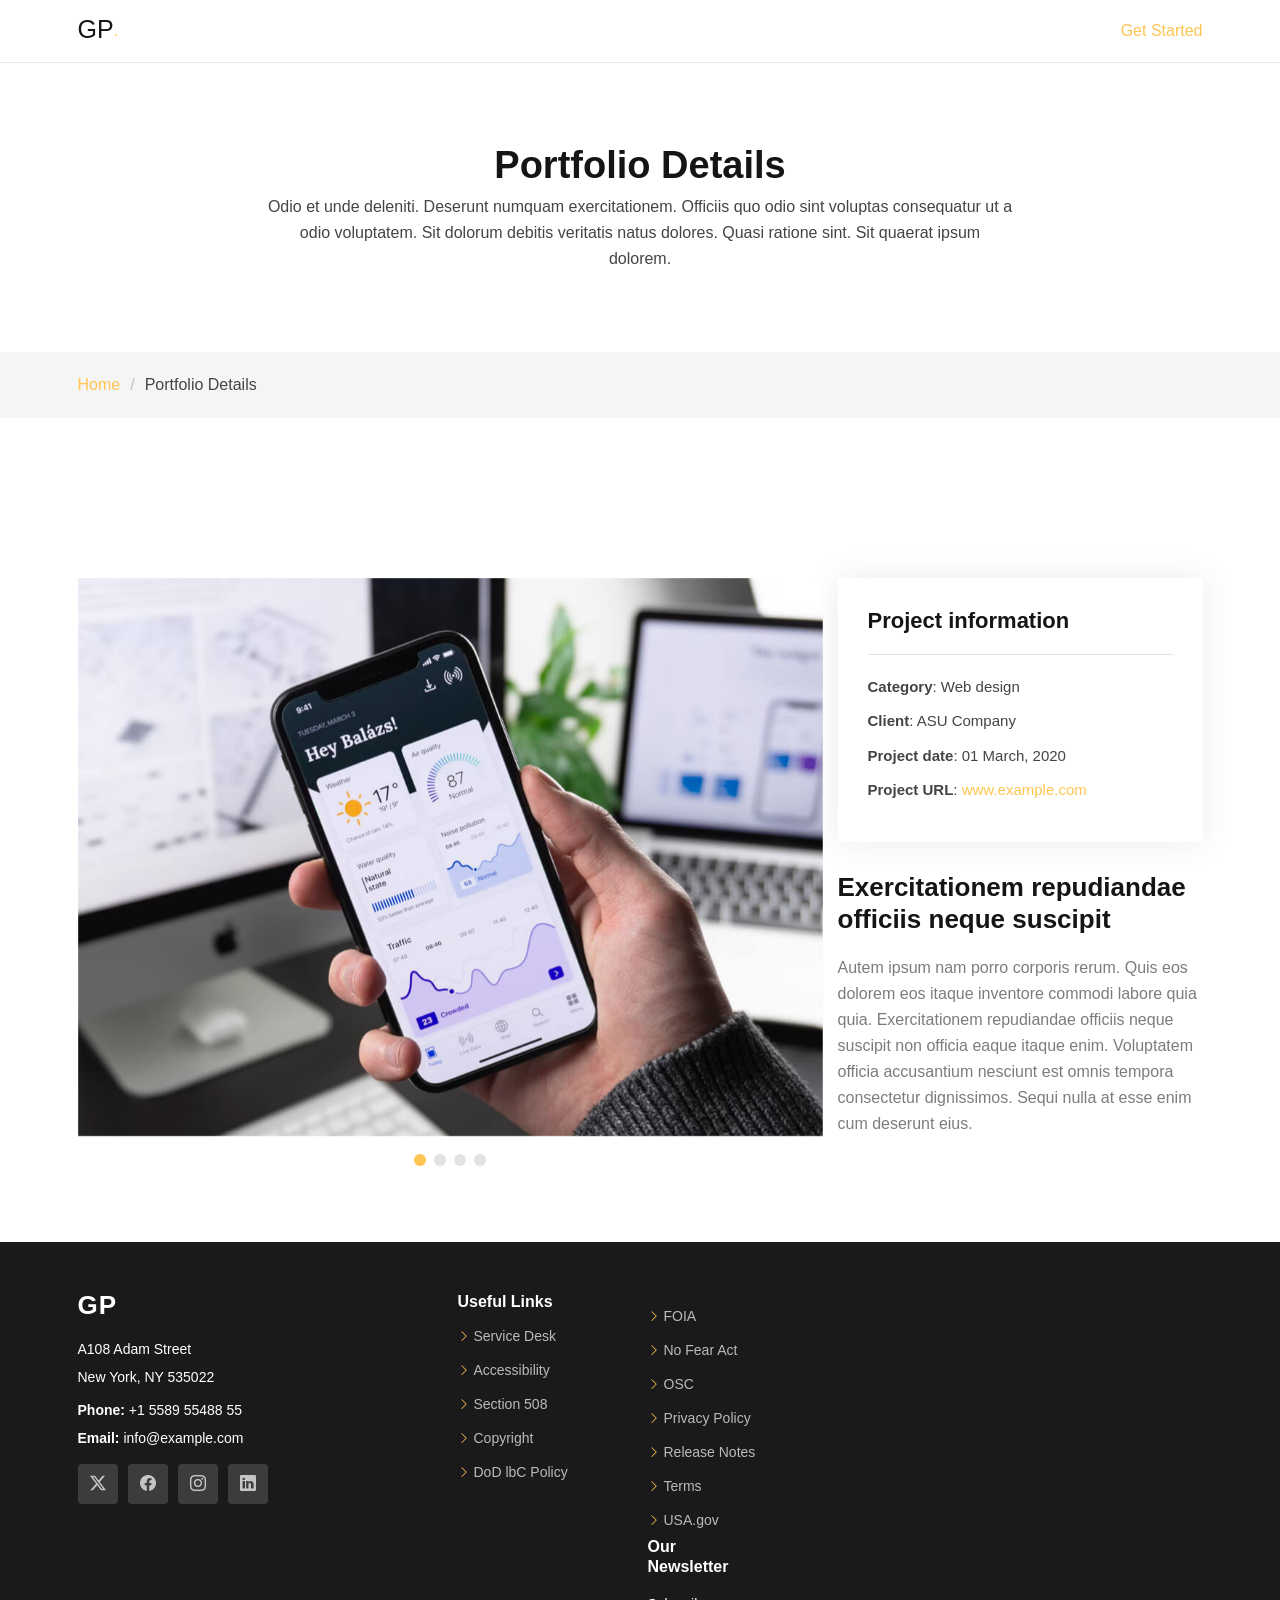
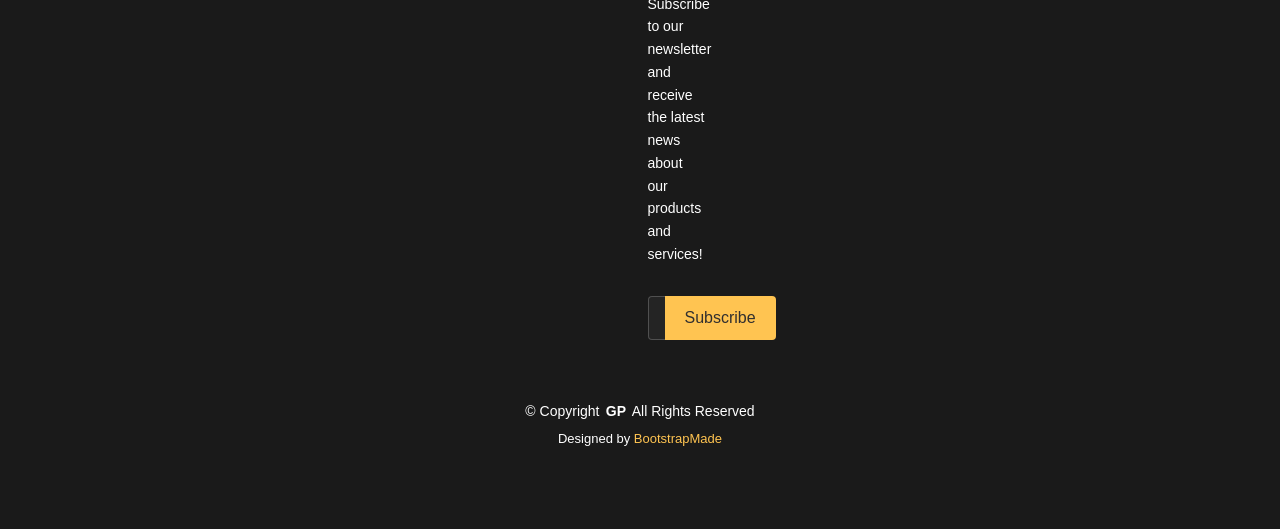
<file: portfolio-details.html>
<!DOCTYPE html>
<html lang="en">

<head>
  <meta charset="utf-8">
  <meta content="width=device-width, initial-scale=1.0" name="viewport">
  <title>Portfolio Details - Gp Bootstrap Template</title>
  <meta content="" name="description">
  <meta content="" name="keywords">

  <!-- Favicons -->
  <link href="assets/img/favicon.png" rel="icon">
  <link href="assets/img/apple-touch-icon.png" rel="apple-touch-icon">

  <!-- Fonts -->
  <link href="https://fonts.googleapis.com" rel="preconnect">
  <link href="https://fonts.gstatic.com" rel="preconnect" crossorigin>
  <link href="https://fonts.googleapis.com/css2?family=Roboto:ital,wght@0,100;0,300;0,400;0,500;0,700;0,900;1,100;1,300;1,400;1,500;1,700;1,900&family=Poppins:ital,wght@0,100;0,200;0,300;0,400;0,500;0,600;0,700;0,800;0,900;1,100;1,200;1,300;1,400;1,500;1,600;1,700;1,800;1,900&family=Raleway:ital,wght@0,100;0,200;0,300;0,400;0,500;0,600;0,700;0,800;0,900;1,100;1,200;1,300;1,400;1,500;1,600;1,700;1,800;1,900&display=swap" rel="stylesheet">

  <!-- Vendor CSS Files -->
  <link href="assets/vendor/bootstrap/css/bootstrap.min.css" rel="stylesheet">
  <link href="assets/vendor/bootstrap-icons/bootstrap-icons.css" rel="stylesheet">
  <link href="assets/vendor/aos/aos.css" rel="stylesheet">
  <link href="assets/vendor/swiper/swiper-bundle.min.css" rel="stylesheet">
  <link href="assets/vendor/glightbox/css/glightbox.min.css" rel="stylesheet">

  <!-- Main CSS File -->
  <link href="assets/css/main.css" rel="stylesheet">

  <!-- =======================================================
  * Template Name: Gp
  * Template URL: https://bootstrapmade.com/gp-free-multipurpose-html-bootstrap-template/
  * Updated: Jun 14 2024 with Bootstrap v5.3.3
  * Author: BootstrapMade.com
  * License: https://bootstrapmade.com/license/
  ======================================================== -->
</head>

<body class="portfolio-details-page">

  <header id="header" class="header d-flex align-items-center position-relative">
    <div class="container-fluid container-xl position-relative d-flex align-items-center justify-content-between">

      <a href="index.html" class="logo d-flex align-items-center me-auto me-lg-0">
        <!-- Uncomment the line below if you also wish to use an image logo -->
        <!-- <img src="assets/img/logo.png" alt=""> -->
        <h1 class="sitename">GP</h1>
        <span>.</span>
      </a>

      <nav id="navmenu" class="navmenu">
        <ul>
          <li><a href="#hero">Home<br></a></li>
          <li><a href="#about">About</a></li>
          <li><a href="#services">Services</a></li>
          <li><a href="#portfolio">Portfolio</a></li>
          <li><a href="#team">Team</a></li>
          <li class="dropdown"><a href="#"><span>Dropdown</span> <i class="bi bi-chevron-down toggle-dropdown"></i></a>
            <ul>
              <li><a href="#">Dropdown 1</a></li>
              <li class="dropdown"><a href="#"><span>Deep Dropdown</span> <i class="bi bi-chevron-down toggle-dropdown"></i></a>
                <ul>
                  <li><a href="#">Deep Dropdown 1</a></li>
                  <li><a href="#">Deep Dropdown 2</a></li>
                  <li><a href="#">Deep Dropdown 3</a></li>
                  <li><a href="#">Deep Dropdown 4</a></li>
                  <li><a href="#">Deep Dropdown 5</a></li>
                </ul>
              </li>
              <li><a href="#">Dropdown 2</a></li>
              <li><a href="#">Dropdown 3</a></li>
              <li><a href="#">Dropdown 4</a></li>
            </ul>
          </li>
          <li><a href="#contact">Contact</a></li>
        </ul>
        <i class="mobile-nav-toggle d-xl-none bi bi-list"></i>
      </nav>

      <a class="btn-getstarted" href="index.html#about">Get Started</a>

    </div>
  </header>

  <main class="main">

    <!-- Page Title -->
    <div class="page-title" data-aos="fade">
      <div class="heading">
        <div class="container">
          <div class="row d-flex justify-content-center text-center">
            <div class="col-lg-8">
              <h1>Portfolio Details</h1>
              <p class="mb-0">Odio et unde deleniti. Deserunt numquam exercitationem. Officiis quo odio sint voluptas consequatur ut a odio voluptatem. Sit dolorum debitis veritatis natus dolores. Quasi ratione sint. Sit quaerat ipsum dolorem.</p>
            </div>
          </div>
        </div>
      </div>
      <nav class="breadcrumbs">
        <div class="container">
          <ol>
            <li><a href="index.html">Home</a></li>
            <li class="current">Portfolio Details</li>
          </ol>
        </div>
      </nav>
    </div><!-- End Page Title -->

    <!-- Portfolio Details Section -->
    <section id="portfolio-details" class="portfolio-details section">

      <div class="container" data-aos="fade-up" data-aos-delay="100">

        <div class="row gy-4">

          <div class="col-lg-8">
            <div class="portfolio-details-slider swiper init-swiper">

              <script type="application/json" class="swiper-config">
                {
                  "loop": true,
                  "speed": 600,
                  "autoplay": {
                    "delay": 5000
                  },
                  "slidesPerView": "auto",
                  "pagination": {
                    "el": ".swiper-pagination",
                    "type": "bullets",
                    "clickable": true
                  }
                }
              </script>

              <div class="swiper-wrapper align-items-center">

                <div class="swiper-slide">
                  <img src="assets/img/portfolio/app-1.jpg" alt="">
                </div>

                <div class="swiper-slide">
                  <img src="assets/img/portfolio/product-1.jpg" alt="">
                </div>

                <div class="swiper-slide">
                  <img src="assets/img/portfolio/branding-1.jpg" alt="">
                </div>

                <div class="swiper-slide">
                  <img src="assets/img/portfolio/books-1.jpg" alt="">
                </div>

              </div>
              <div class="swiper-pagination"></div>
            </div>
          </div>

          <div class="col-lg-4">
            <div class="portfolio-info" data-aos="fade-up" data-aos-delay="200">
              <h3>Project information</h3>
              <ul>
                <li><strong>Category</strong>: Web design</li>
                <li><strong>Client</strong>: ASU Company</li>
                <li><strong>Project date</strong>: 01 March, 2020</li>
                <li><strong>Project URL</strong>: <a href="#">www.example.com</a></li>
              </ul>
            </div>
            <div class="portfolio-description" data-aos="fade-up" data-aos-delay="300">
              <h2>Exercitationem repudiandae officiis neque suscipit</h2>
              <p>
                Autem ipsum nam porro corporis rerum. Quis eos dolorem eos itaque inventore commodi labore quia quia. Exercitationem repudiandae officiis neque suscipit non officia eaque itaque enim. Voluptatem officia accusantium nesciunt est omnis tempora consectetur dignissimos. Sequi nulla at esse enim cum deserunt eius.
              </p>
            </div>
          </div>

        </div>

      </div>

    </section><!-- /Portfolio Details Section -->

  </main>

  <footer id="footer" class="footer">

    <div class="footer-top">
      <div class="container">
        <div class="row gy-4">
          <div class="col-lg-4 col-md-6 footer-about">
            <a href="index.html" class="logo d-flex align-items-center">
              <span class="sitename">GP</span>
            </a>
            <div class="footer-contact pt-3">
              <p>A108 Adam Street</p>
              <p>New York, NY 535022</p>
              <p class="mt-3"><strong>Phone:</strong> <span>+1 5589 55488 55</span></p>
              <p><strong>Email:</strong> <span>info@example.com</span></p>
            </div>
            <div class="social-links d-flex mt-4">
              <a href=""><i class="bi bi-twitter-x"></i></a>
              <a href=""><i class="bi bi-facebook"></i></a>
              <a href=""><i class="bi bi-instagram"></i></a>
              <a href=""><i class="bi bi-linkedin"></i></a>
            </div>
          </div>

          <div class="col-lg-2 col-md-3 footer-links">
            <h4>Useful Links</h4>
            <ul>
              <li><i class="bi bi-chevron-right"></i> <a
                  href="https://www.jagcnet.army.mil/Sites/jagc.nsf/homeContent.xsp?documentId=218620BDB3FCBE65852587F70061B77F"
                  target="_blank"> Service Desk</a></li>
              <li><i class="bi bi-chevron-right"></i> <a href="https://www.army.mil/armyequityandinclusion#org-accessibility"
                  target="_blank"> Accessibility</a></li>
              <li><i class="bi bi-chevron-right"></i> <a href="https://dodcio.defense.gov/DoDSection508/Std_Stmt.aspx"
                  target="_blank"> Section 508</a></li>
              <li><i class="bi bi-chevron-right"></i> <a href="https://www.jagcnet.army.mil/Sites/JAGC.nsf/footerContent.xsp"
                  target="_blank"> Copyright</a></li>
              <li><i class="bi bi-chevron-right"></i> <a href="https://dodcio.defense.gov/DoD-Web-Policy/" target="_blank"> DoD lbC
                  Policy</a></li>
            </ul>
          </div>

          <div class="col-lg-2 col-md-3 footer-links">
            <h4></h4>
          <ul>
            <li><i class="bi bi-chevron-right"></i> <a href="https://www.jagcnet.army.mil/Sites/JAGC.nsf/footerContent.xsp"
                target="_blank"> FOIA</a></li>
            <li><i class="bi bi-chevron-right"></i> <a href="https://www.army.mil/article/236698" target="_blank"> No Fear Act</a>
            </li>
            <li><i class="bi bi-chevron-right"></i> <a href="https://osc.gov/Pages/About.aspx" target="_blank"> OSC</a></li>
            <li><i class="bi bi-chevron-right"></i> <a href="https://www.jagcnet.army.mil/Sites/JAGC.nsf/footerContent.xsp"
                target="_blank"> Privacy Policy</a></li>
            <li><i class="bi bi-chevron-right"></i> <a href="https://www.jagcnet.army.mil/Sites/JAGC.nsf/footerContent.xsp"
                target="_blank"> Release Notes</a></li>
            <li><i class="bi bi-chevron-right"></i> <a href="https://www.jagcnet.army.mil/Sites/JAGC.nsf/footerContent.xsp"
                target="_blank"> Terms</a></li>
            <li><i class="bi bi-chevron-right"></i> <a href="https://www.usa.gov/" target="_blank"> USA.gov</a></li>
          </ul>

          <div class="col-lg-4 col-md-12 footer-newsletter">
            <h4>Our Newsletter</h4>
            <p>Subscribe to our newsletter and receive the latest news about our products and services!</p>
            <form action="forms/newsletter.php" method="post" class="php-email-form">
              <div class="newsletter-form"><input type="email" name="email"><input type="submit" value="Subscribe"></div>
              <div class="loading">Loading</div>
              <div class="error-message"></div>
              <div class="sent-message">Your subscription request has been sent. Thank you!</div>
            </form>
          </div>

        </div>
      </div>
    </div>

    <div class="copyright">
      <div class="container text-center">
        <p>© <span>Copyright</span> <strong class="px-1 sitename">GP</strong> <span>All Rights Reserved</span></p>
        <div class="credits">
          <!-- All the links in the footer should remain intact. -->
          <!-- You can delete the links only if you've purchased the pro version. -->
          <!-- Licensing information: https://bootstrapmade.com/license/ -->
          <!-- Purchase the pro version with working PHP/AJAX contact form: [buy-url] -->
          Designed by <a href="https://bootstrapmade.com/">BootstrapMade</a>
        </div>
      </div>
    </div>

  </footer>

  <!-- Scroll Top -->
  <a href="#" id="scroll-top" class="scroll-top d-flex align-items-center justify-content-center"><i class="bi bi-arrow-up-short"></i></a>

  <!-- Preloader -->
  <div id="preloader"></div>

  <!-- Vendor JS Files -->
  <script src="assets/vendor/bootstrap/js/bootstrap.bundle.min.js"></script>
  <script src="assets/vendor/php-email-form/validate.js"></script>
  <script src="assets/vendor/aos/aos.js"></script>
  <script src="assets/vendor/swiper/swiper-bundle.min.js"></script>
  <script src="assets/vendor/glightbox/js/glightbox.min.js"></script>
  <script src="assets/vendor/imagesloaded/imagesloaded.pkgd.min.js"></script>
  <script src="assets/vendor/isotope-layout/isotope.pkgd.min.js"></script>
  <script src="assets/vendor/purecounter/purecounter_vanilla.js"></script>

  <!-- Main JS File -->
  <script src="assets/js/main.js"></script>

</body>

</html>
</file>
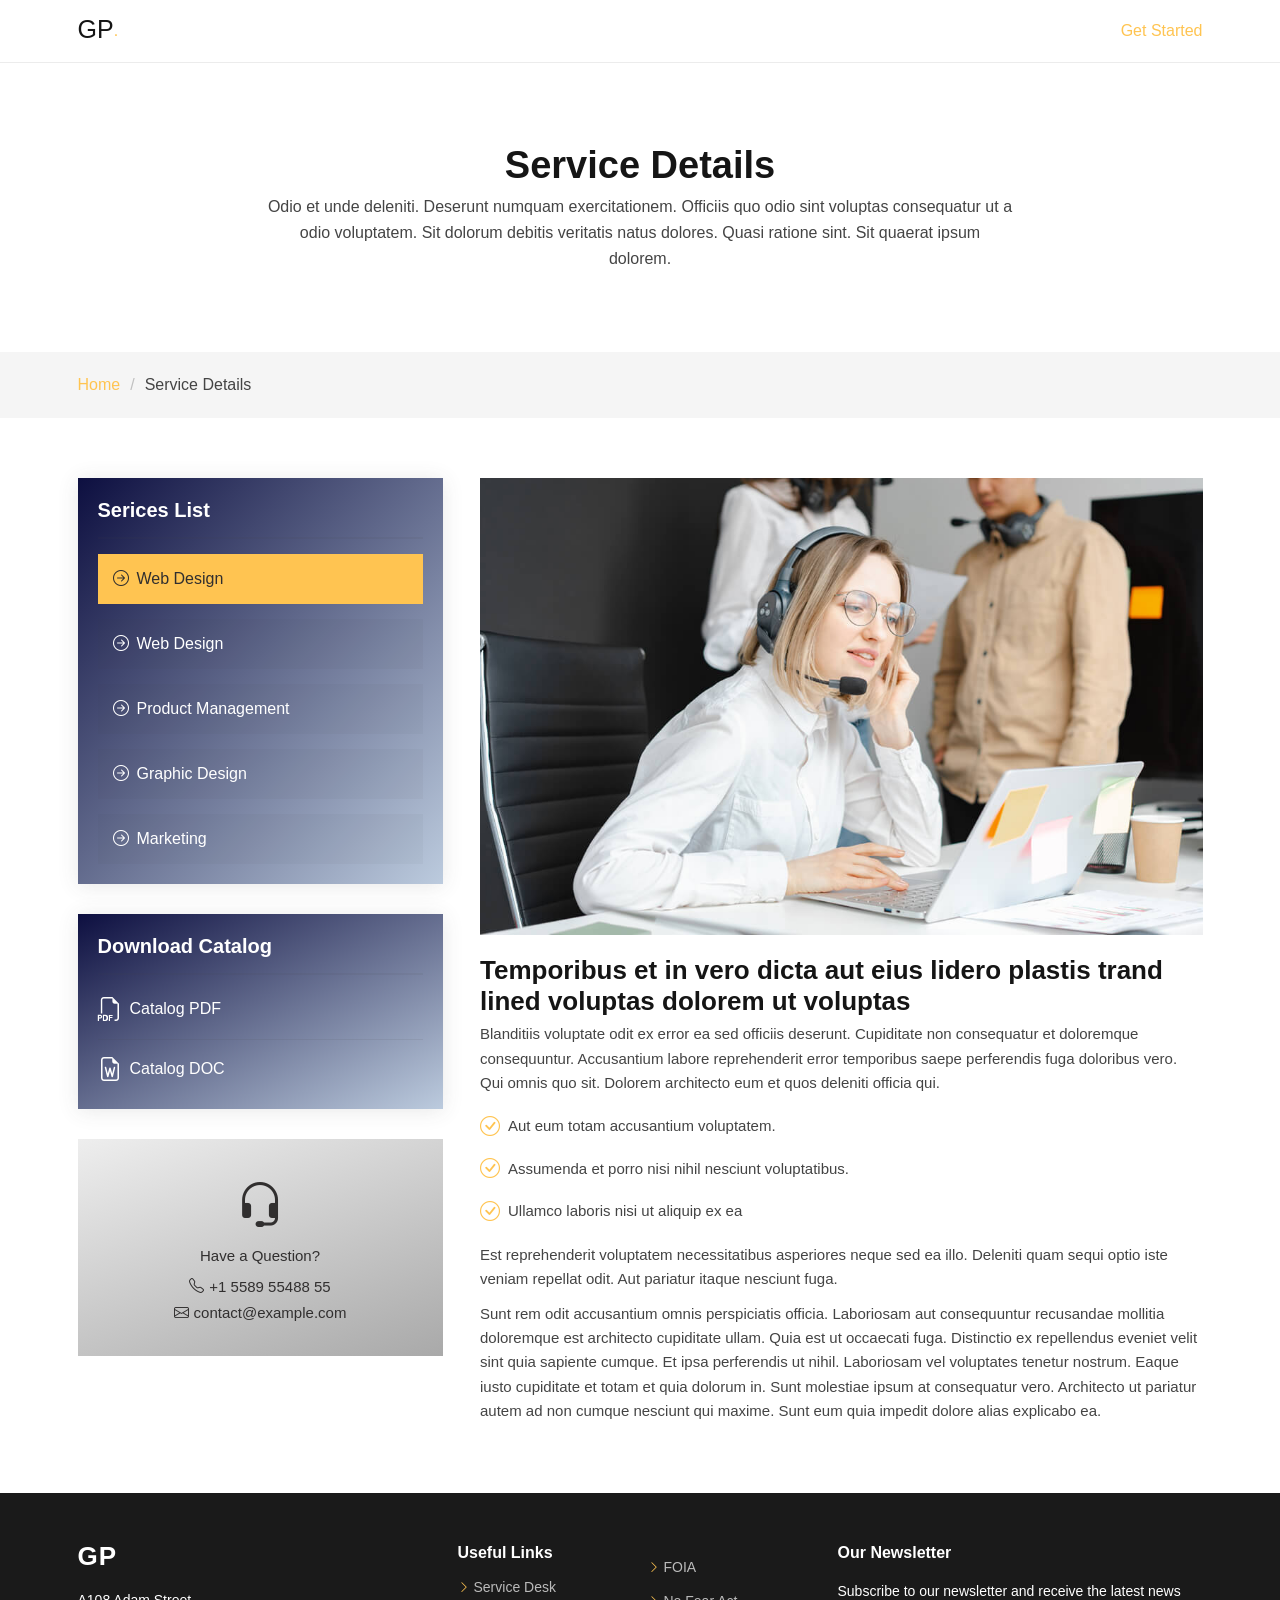
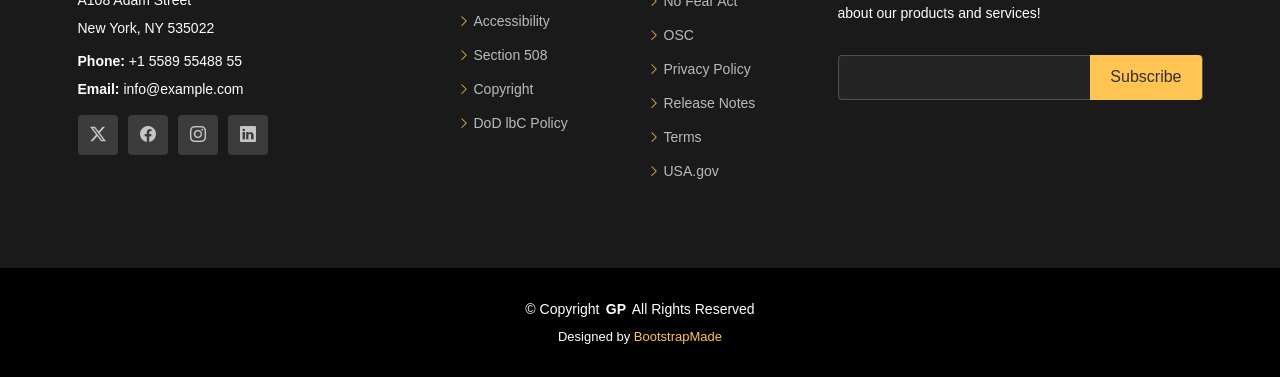
<file: service-details.html>
<!DOCTYPE html>
<html lang="en">

<head>
  <meta charset="utf-8">
  <meta content="width=device-width, initial-scale=1.0" name="viewport">
  <title>Service Details - Gp Bootstrap Template</title>
  <meta content="" name="description">
  <meta content="" name="keywords">

  <!-- Favicons -->
  <link href="assets/img/favicon.png" rel="icon">
  <link href="assets/img/apple-touch-icon.png" rel="apple-touch-icon">

  <!-- Fonts -->
  <link href="https://fonts.googleapis.com" rel="preconnect">
  <link href="https://fonts.gstatic.com" rel="preconnect" crossorigin>
  <link href="https://fonts.googleapis.com/css2?family=Roboto:ital,wght@0,100;0,300;0,400;0,500;0,700;0,900;1,100;1,300;1,400;1,500;1,700;1,900&family=Poppins:ital,wght@0,100;0,200;0,300;0,400;0,500;0,600;0,700;0,800;0,900;1,100;1,200;1,300;1,400;1,500;1,600;1,700;1,800;1,900&family=Raleway:ital,wght@0,100;0,200;0,300;0,400;0,500;0,600;0,700;0,800;0,900;1,100;1,200;1,300;1,400;1,500;1,600;1,700;1,800;1,900&display=swap" rel="stylesheet">

  <!-- Vendor CSS Files -->
  <link href="assets/vendor/bootstrap/css/bootstrap.min.css" rel="stylesheet">
  <link href="assets/vendor/bootstrap-icons/bootstrap-icons.css" rel="stylesheet">
  <link href="assets/vendor/aos/aos.css" rel="stylesheet">
  <link href="assets/vendor/swiper/swiper-bundle.min.css" rel="stylesheet">
  <link href="assets/vendor/glightbox/css/glightbox.min.css" rel="stylesheet">

  <!-- Main CSS File -->
  <link href="assets/css/main.css" rel="stylesheet">

  <!-- =======================================================
  * Template Name: Gp
  * Template URL: https://bootstrapmade.com/gp-free-multipurpose-html-bootstrap-template/
  * Updated: Jun 14 2024 with Bootstrap v5.3.3
  * Author: BootstrapMade.com
  * License: https://bootstrapmade.com/license/
  ======================================================== -->
</head>

<body class="service-details-page">

  <header id="header" class="header d-flex align-items-center position-relative">
    <div class="container-fluid container-xl position-relative d-flex align-items-center justify-content-between">

      <a href="index.html" class="logo d-flex align-items-center me-auto me-lg-0">
        <!-- Uncomment the line below if you also wish to use an image logo -->
        <!-- <img src="assets/img/logo.png" alt=""> -->
        <h1 class="sitename">GP</h1>
        <span>.</span>
      </a>

      <nav id="navmenu" class="navmenu">
        <ul>
          <li><a href="#hero">Home<br></a></li>
          <li><a href="#about">About</a></li>
          <li><a href="#services">Services</a></li>
          <li><a href="#portfolio">Portfolio</a></li>
          <li><a href="#team">Team</a></li>
          <li class="dropdown"><a href="#"><span>Dropdown</span> <i class="bi bi-chevron-down toggle-dropdown"></i></a>
            <ul>
              <li><a href="#">Dropdown 1</a></li>
              <li class="dropdown"><a href="#"><span>Deep Dropdown</span> <i class="bi bi-chevron-down toggle-dropdown"></i></a>
                <ul>
                  <li><a href="#">Deep Dropdown 1</a></li>
                  <li><a href="#">Deep Dropdown 2</a></li>
                  <li><a href="#">Deep Dropdown 3</a></li>
                  <li><a href="#">Deep Dropdown 4</a></li>
                  <li><a href="#">Deep Dropdown 5</a></li>
                </ul>
              </li>
              <li><a href="#">Dropdown 2</a></li>
              <li><a href="#">Dropdown 3</a></li>
              <li><a href="#">Dropdown 4</a></li>
            </ul>
          </li>
          <li><a href="#contact">Contact</a></li>
        </ul>
        <i class="mobile-nav-toggle d-xl-none bi bi-list"></i>
      </nav>

      <a class="btn-getstarted" href="index.html#about">Get Started</a>

    </div>
  </header>

  <main class="main">

    <!-- Page Title -->
    <div class="page-title" data-aos="fade">
      <div class="heading">
        <div class="container">
          <div class="row d-flex justify-content-center text-center">
            <div class="col-lg-8">
              <h1>Service Details</h1>
              <p class="mb-0">Odio et unde deleniti. Deserunt numquam exercitationem. Officiis quo odio sint voluptas consequatur ut a odio voluptatem. Sit dolorum debitis veritatis natus dolores. Quasi ratione sint. Sit quaerat ipsum dolorem.</p>
            </div>
          </div>
        </div>
      </div>
      <nav class="breadcrumbs">
        <div class="container">
          <ol>
            <li><a href="index.html">Home</a></li>
            <li class="current">Service Details</li>
          </ol>
        </div>
      </nav>
    </div><!-- End Page Title -->

    <!-- Service Details Section -->
    <section id="service-details" class="service-details section">

      <div class="container">

        <div class="row gy-5">

          <div class="col-lg-4" data-aos="fade-up" data-aos-delay="100">

            <div class="service-box">
              <h4>Serices List</h4>
              <div class="services-list">
                <a href="#" class="active"><i class="bi bi-arrow-right-circle"></i><span>Web Design</span></a>
                <a href="#"><i class="bi bi-arrow-right-circle"></i><span>Web Design</span></a>
                <a href="#"><i class="bi bi-arrow-right-circle"></i><span>Product Management</span></a>
                <a href="#"><i class="bi bi-arrow-right-circle"></i><span>Graphic Design</span></a>
                <a href="#"><i class="bi bi-arrow-right-circle"></i><span>Marketing</span></a>
              </div>
            </div><!-- End Services List -->

            <div class="service-box">
              <h4>Download Catalog</h4>
              <div class="download-catalog">
                <a href="#"><i class="bi bi-filetype-pdf"></i><span>Catalog PDF</span></a>
                <a href="#"><i class="bi bi-file-earmark-word"></i><span>Catalog DOC</span></a>
              </div>
            </div><!-- End Services List -->

            <div class="help-box d-flex flex-column justify-content-center align-items-center">
              <i class="bi bi-headset help-icon"></i>
              <h4>Have a Question?</h4>
              <p class="d-flex align-items-center mt-2 mb-0"><i class="bi bi-telephone me-2"></i> <span>+1 5589 55488 55</span></p>
              <p class="d-flex align-items-center mt-1 mb-0"><i class="bi bi-envelope me-2"></i> <a href="mailto:contact@example.com">contact@example.com</a></p>
            </div>

          </div>

          <div class="col-lg-8 ps-lg-5" data-aos="fade-up" data-aos-delay="200">
            <img src="assets/img/services.jpg" alt="" class="img-fluid services-img">
            <h3>Temporibus et in vero dicta aut eius lidero plastis trand lined voluptas dolorem ut voluptas</h3>
            <p>
              Blanditiis voluptate odit ex error ea sed officiis deserunt. Cupiditate non consequatur et doloremque consequuntur. Accusantium labore reprehenderit error temporibus saepe perferendis fuga doloribus vero. Qui omnis quo sit. Dolorem architecto eum et quos deleniti officia qui.
            </p>
            <ul>
              <li><i class="bi bi-check-circle"></i> <span>Aut eum totam accusantium voluptatem.</span></li>
              <li><i class="bi bi-check-circle"></i> <span>Assumenda et porro nisi nihil nesciunt voluptatibus.</span></li>
              <li><i class="bi bi-check-circle"></i> <span>Ullamco laboris nisi ut aliquip ex ea</span></li>
            </ul>
            <p>
              Est reprehenderit voluptatem necessitatibus asperiores neque sed ea illo. Deleniti quam sequi optio iste veniam repellat odit. Aut pariatur itaque nesciunt fuga.
            </p>
            <p>
              Sunt rem odit accusantium omnis perspiciatis officia. Laboriosam aut consequuntur recusandae mollitia doloremque est architecto cupiditate ullam. Quia est ut occaecati fuga. Distinctio ex repellendus eveniet velit sint quia sapiente cumque. Et ipsa perferendis ut nihil. Laboriosam vel voluptates tenetur nostrum. Eaque iusto cupiditate et totam et quia dolorum in. Sunt molestiae ipsum at consequatur vero. Architecto ut pariatur autem ad non cumque nesciunt qui maxime. Sunt eum quia impedit dolore alias explicabo ea.
            </p>
          </div>

        </div>

      </div>

    </section><!-- /Service Details Section -->

  </main>

  <footer id="footer" class="footer">

    <div class="footer-top">
      <div class="container">
        <div class="row gy-4">
          <div class="col-lg-4 col-md-6 footer-about">
            <a href="index.html" class="logo d-flex align-items-center">
              <span class="sitename">GP</span>
            </a>
            <div class="footer-contact pt-3">
              <p>A108 Adam Street</p>
              <p>New York, NY 535022</p>
              <p class="mt-3"><strong>Phone:</strong> <span>+1 5589 55488 55</span></p>
              <p><strong>Email:</strong> <span>info@example.com</span></p>
            </div>
            <div class="social-links d-flex mt-4">
              <a href=""><i class="bi bi-twitter-x"></i></a>
              <a href=""><i class="bi bi-facebook"></i></a>
              <a href=""><i class="bi bi-instagram"></i></a>
              <a href=""><i class="bi bi-linkedin"></i></a>
            </div>
          </div>

          <div class="col-lg-2 col-md-3 footer-links">
            <h4>Useful Links</h4>
            <ul>
              <li><i class="bi bi-chevron-right"></i> <a
                  href="https://www.jagcnet.army.mil/Sites/jagc.nsf/homeContent.xsp?documentId=218620BDB3FCBE65852587F70061B77F"
                  target="_blank"> Service Desk</a></li>
              <li><i class="bi bi-chevron-right"></i> <a href="https://www.army.mil/armyequityandinclusion#org-accessibility"
                  target="_blank"> Accessibility</a></li>
              <li><i class="bi bi-chevron-right"></i> <a href="https://dodcio.defense.gov/DoDSection508/Std_Stmt.aspx"
                  target="_blank"> Section 508</a></li>
              <li><i class="bi bi-chevron-right"></i> <a href="https://www.jagcnet.army.mil/Sites/JAGC.nsf/footerContent.xsp"
                  target="_blank"> Copyright</a></li>
              <li><i class="bi bi-chevron-right"></i> <a href="https://dodcio.defense.gov/DoD-Web-Policy/" target="_blank"> DoD lbC
                  Policy</a></li>
            </ul>
          </div>

          <div class="col-lg-2 col-md-3 footer-links">
            <h4></h4>
            <ul>
              <li><i class="bi bi-chevron-right"></i> <a href="https://www.jagcnet.army.mil/Sites/JAGC.nsf/footerContent.xsp"
                  target="_blank"> FOIA</a></li>
              <li><i class="bi bi-chevron-right"></i> <a href="https://www.army.mil/article/236698" target="_blank"> No Fear Act</a>
              </li>
              <li><i class="bi bi-chevron-right"></i> <a href="https://osc.gov/Pages/About.aspx" target="_blank"> OSC</a></li>
              <li><i class="bi bi-chevron-right"></i> <a href="https://www.jagcnet.army.mil/Sites/JAGC.nsf/footerContent.xsp"
                  target="_blank"> Privacy Policy</a></li>
              <li><i class="bi bi-chevron-right"></i> <a href="https://www.jagcnet.army.mil/Sites/JAGC.nsf/footerContent.xsp"
                  target="_blank"> Release Notes</a></li>
              <li><i class="bi bi-chevron-right"></i> <a href="https://www.jagcnet.army.mil/Sites/JAGC.nsf/footerContent.xsp"
                  target="_blank"> Terms</a></li>
              <li><i class="bi bi-chevron-right"></i> <a href="https://www.usa.gov/" target="_blank"> USA.gov</a></li>
            </ul>
          </div>

          <div class="col-lg-4 col-md-12 footer-newsletter">
            <h4>Our Newsletter</h4>
            <p>Subscribe to our newsletter and receive the latest news about our products and services!</p>
            <form action="forms/newsletter.php" method="post" class="php-email-form">
              <div class="newsletter-form"><input type="email" name="email"><input type="submit" value="Subscribe"></div>
              <div class="loading">Loading</div>
              <div class="error-message"></div>
              <div class="sent-message">Your subscription request has been sent. Thank you!</div>
            </form>
          </div>

        </div>
      </div>
    </div>

    <div class="copyright">
      <div class="container text-center">
        <p>© <span>Copyright</span> <strong class="px-1 sitename">GP</strong> <span>All Rights Reserved</span></p>
        <div class="credits">
          <!-- All the links in the footer should remain intact. -->
          <!-- You can delete the links only if you've purchased the pro version. -->
          <!-- Licensing information: https://bootstrapmade.com/license/ -->
          <!-- Purchase the pro version with working PHP/AJAX contact form: [buy-url] -->
          Designed by <a href="https://bootstrapmade.com/">BootstrapMade</a>
        </div>
      </div>
    </div>

  </footer>

  <!-- Scroll Top -->
  <a href="#" id="scroll-top" class="scroll-top d-flex align-items-center justify-content-center"><i class="bi bi-arrow-up-short"></i></a>

  <!-- Preloader -->
  <div id="preloader"></div>

  <!-- Vendor JS Files -->
  <script src="assets/vendor/bootstrap/js/bootstrap.bundle.min.js"></script>
  <script src="assets/vendor/php-email-form/validate.js"></script>
  <script src="assets/vendor/aos/aos.js"></script>
  <script src="assets/vendor/swiper/swiper-bundle.min.js"></script>
  <script src="assets/vendor/glightbox/js/glightbox.min.js"></script>
  <script src="assets/vendor/imagesloaded/imagesloaded.pkgd.min.js"></script>
  <script src="assets/vendor/isotope-layout/isotope.pkgd.min.js"></script>
  <script src="assets/vendor/purecounter/purecounter_vanilla.js"></script>

  <!-- Main JS File -->
  <script src="assets/js/main.js"></script>

</body>

</html>
</file>
<file: assets/css/main.css>
Rieger/**
* Template Name: Gp
* Template URL: https://bootstrapmade.com/gp-free-multipurpose-html-bootstrap-template/
* Updated: Jun 14 2024 with Bootstrap v5.3.3
* Author: BootstrapMade.com
* License: https://bootstrapmade.com/license/
*/

/*--------------------------------------------------------------
# Font & Color Variables
# Help: https://bootstrapmade.com/color-system/
--------------------------------------------------------------*/
/* Fonts */
:root {
  --default-font: "Roboto",  system-ui, -apple-system, "Segoe UI", Roboto, "Helvetica Neue", Arial, "Noto Sans", "Liberation Sans", sans-serif, "Apple Color Emoji", "Segoe UI Emoji", "Segoe UI Symbol", "Noto Color Emoji";
  --heading-font: "Raleway",  sans-serif;
  --nav-font: "Poppins",  sans-serif;
}

@font-face {
    font-display: block;
    font-family: armyicons;
    font-style: normal;
    font-weight: 400;
    src: url(/fonts/armyicons.eot?b3de7f8a2ed1d21f1d081a0b809fc5a0);
    src: url(/fonts/armyicons.eot?b3de7f8a2ed1d21f1d081a0b809fc5a0) format("embedded-opentype"),url(/fonts/armyicons.woff2?908b9ffa37eee703dd72500b58e3a04c) format("woff2"),url(/fonts/armyicons.ttf?8e0d1af4ec6232b5bdd2b63f80626fba) format("truetype"),url(/fonts/armyicons.woff?5b4668f943d12c15f084b2e93a2496ea) format("woff"),url(/fonts/armyicons.svg?804643b83acb36eb7a63127f65717af1) format("svg")
}

/* Global Colors - The following color variables are used throughout the website. Updating them here will change the color scheme of the entire website */
:root { 
  --background-color: #ffffff; /* Background color for the entire website, including individual sections */
  --default-color: #444444; /* Default color used for the majority of the text content across the entire website */
  --heading-color: #151515; /* Color for headings, subheadings and title throughout the website */
  --accent-color: #ffc451; /* Accent color that represents your brand on the website. It's used for buttons, links, and other elements that need to stand out */
  --contrast-color: #312f2f; /* The contrast color is used for elements when the background color is one of the heading, accent, or default colors. Its purpose is to ensure proper contrast and readability when placed over these more dominant colors */
  /* This is the color pallet for the navbar */
  --primary: #7F56D9;
    --secondary: #F4EBFF;
    --text-primary: #101828;
    --text-secondary: #667085;
    --badge-bg: #ECFDF3;
    --badge-text: #027A48;
    --white: #fff;
    --dropdown-bg: rgb(252, 253, 251);
    --shadow: rgba(32, 7, 65, 0.14);
    --container: 124rem;
    --nav-height: 7rem;

}

/* Nav Menu Colors - The following color variables are used specifically for the navigation menu. They are separate from the global colors to allow for more customization options */
:root {
  --nav-color: rgba(255, 255, 255, 0.905);  /* The default color of the main navmenu links */
  --nav-hover-color: #ffc451; /* Applied to main navmenu links when they are hovered over or active */
  --nav-dropdown-background-color: #ffffff; /* Used as the background color for dropdown items that appear when hovering over primary navigation items */
  --nav-dropdown-color: #212529; /* Used for navigation links of the dropdown items in the navigation menu. */
  --nav-dropdown-hover-color: #ffc451; /* Similar to --nav-hover-color, this color is applied to dropdown navigation links when they are hovered over. */
}

/* Template Custom Colors */
:root {
  --footer-background-color: #000000;
}

/* Smooth scroll */
:root {
  scroll-behavior: smooth;
}

/*--------------------------------------------------------------
# General
--------------------------------------------------------------*/
*,
*::before,
*::after {
    margin: 0;
    padding: 0;
    box-sizing: border-box;
    text-decoration: none;
    list-style-type: none;
}

html {
    font-family: 'Inter', sans-serif;
    font-size: 62.5%;
    font-style: normal;
    overflow-x: hidden;
}
/* eample of amry font */
/* .army-font {
    color: #221f20;
    font: normal 1em/1.625 GI,Overpass,sans-serif;
} */

body {
  color: var(--default-color);
  /* background-color: var(--nav-dropdown-hover-color); */
  /* font-family: var(--default-font); */
  font: normal 1em/1.625 GI,Overpass,sans-serif;
  font-size: 1.6rem;
  /* margin-top: 150px; */
  /* position: fixed; */
  overflow-x: hidden;
  /* overflow-y: scroll; */
  
}

a {
  color: var(--accent-color);
  text-decoration: none;
  transition: 0.3s;
}

a:hover {
  color: color-mix(in srgb, var(--accent-color), transparent 25%);
  text-decoration: none;
}

h1,
h2,
h3,
h4,
h5,
h6 {
  color: var(--heading-color);
  /* font-family: var(--heading-font); */
}

.container.top {
  margin-top: 75px;
}




/* New Header styles-------------------------------------  */
/* desktop nav container */
.nav-container {
    background: rgba(0, 0, 0, 0.9);
    /* height: 44px; */
    height: 90px;
    z-index: 300;
    position: fixed;
    left: 0;
    top: 0;
    right: 0;
    
}

.nav-container nav {
    width: 1385px;
    margin: 0 auto;
    padding: 0 8px;
    height: 100%;
    align-content: center;
}

nav .desktop-nav {
    display: flex;
    justify-content: space-between;
    align-items: center;
    position: relative;
    list-style: none;
}

nav .desktop-nav li a {
    color: #fff;
    text-decoration: none;
    font-size: 14px;
    opacity: 0.8;
    transition: opacity 400ms;
}

nav .desktop-nav li a:hover {
    opacity: 1;
}

/* adding the icons */
/* .mobile-link-logo {
    background: url(images/usarmy.svg);
    display: block;
    background-position: center;
    height: 44px;
    width: 15px;
    background-repeat: no-repeat;
} */



.jag-logo {
    color: #ffc451;
    position: absolute;
    top: 35px;
    left: 58px;
}

.link-search {
    background: url(../images/search-icon.svg);
    display: block;
    background-position: center;
    background-size: 18px;
    height: 44px;
    width: 20px;
    background-repeat: no-repeat;
}

.link-bag {
    background: url(../images/bag-icon.svg);
    display: block;
    background-position: center;
    height: 44px;
    background-size: 17px;
    width: 20px;
    background-repeat: no-repeat;
}

.link-close {
    background: url(../images/close-icon.svg);
    display: block;
    background-position: center;
    height: 44px;
    background-size: 17px;
    width: 20px;
    background-repeat: no-repeat;
}
.firstLink-close {
    background: url(../images/close-icon.svg);
    display: block;
    background-position: center;
    height: 44px;
    background-size: 17px;
    width: 20px;
    background-repeat: no-repeat;
    
}
.secondLink-close {
    background: url(../images/close-icon.svg);
    display: block;
    background-position: center;
    height: 44px;
    background-size: 17px;
    width: 20px;
    background-repeat: no-repeat;
}
.thirdLink-close {
    background: url(../images/close-icon.svg);
    display: block;
    background-position: center;
    height: 44px;
    background-size: 17px;
    width: 20px;
    background-repeat: no-repeat;
}
.fourthLink-close {
    background: url(../images/close-icon.svg);
    display: block;
    background-position: center;
    height: 44px;
    background-size: 17px;
    width: 20px;
    background-repeat: no-repeat;
}
.fiveLink-close {
    background: url(../images/close-icon.svg);
    display: block;
    background-position: center;
    height: 44px;
    background-size: 17px;
    width: 20px;
    background-repeat: no-repeat;
}

.sixLink-close {
    background: url(../images/close-icon.svg);
    display: block;
    background-position: center;
    height: 44px;
    background-size: 17px;
    width: 20px;
    background-repeat: no-repeat;
}

.sevenLink-close {
    background: url(../images/close-icon.svg);
    display: block;
    background-position: center;
    height: 44px;
    background-size: 17px;
    width: 20px;
    background-repeat: no-repeat;
}

.eightLink-close {
    background: url(../images/close-icon.svg);
    display: block;
    background-position: center;
    height: 44px;
    background-size: 17px;
    width: 20px;
    background-repeat: no-repeat;
}

/* Search Container */
.flex-links {
    display: grid;
    grid-template-columns: repeat(3, 1fr);
}
.search-container.hide {
    opacity: 0;
    pointer-events: none;
} 

.search-container {
    /* width: 60%; */
    width: 80%;
    margin: 0 auto;
    padding: 0 42px;
    position: fixed;
    /* top: 0; */
    top: 125px;
    left: 0;
    right: 0;
    z-index: 200;
}

.search-container .link-search {
    position: absolute;
    left: 12px;
    opacity: 0.5;
}

.search-container form {
    width: 100%;
    margin: 0 auto;
}

.search-container form input {
    /* width: 100%; */
    width: 30%;
    height: 44px;
    border: 0;
    outline: none;
    background: transparent;
    color: #fff;
    font-family: "Inter", sans-serif;
    font-size: 17px;
    border: 1px ridge #2997ff; 
}

.search-container .link-close {
    position: absolute;
    top: 0;
    right: 12px;
    opacity: 0.5;
    cursor: pointer;
    transition: all 400ms;
}
.search-container .firstLink-close {
    position: absolute;
    top: 0;
    right: 12px;
    opacity: 0.5;
    cursor: pointer;
    transition: all 400ms;
}
.search-container .secondLink-close {
    position: absolute;
    top: 0;
    right: 12px;
    opacity: 0.5;
    cursor: pointer;
    transition: all 400ms;
}
.search-container .thirdLink-close {
    position: absolute;
    top: 0;
    right: 12px;
    opacity: 0.5;
    cursor: pointer;
    transition: all 400ms;
}
.search-container .fourthLink-close {
    position: absolute;
    top: 0;
    right: 12px;
    opacity: 0.5;
    cursor: pointer;
    transition: all 400ms;
}
.search-container .fiveLink-close {
    position: absolute;
    top: 0;
    right: 12px;
    opacity: 0.5;
    cursor: pointer;
    transition: all 400ms;
}
.search-container .sixLink-close {
    position: absolute;
    top: 0;
    right: 12px;
    opacity: 0.5;
    cursor: pointer;
    transition: all 400ms;
}

.search-container .sevenLink-close {
    position: absolute;
    top: 0;
    right: 12px;
    opacity: 0.5;
    cursor: pointer;
    transition: all 400ms;
}

.search-container .eightLink-close {
    position: absolute;
    top: 0;
    right: 12px;
    opacity: 0.5;
    cursor: pointer;
    transition: all 400ms;
}

.search-container .link-close:Hover {
    opacity: 0.7;
}
.search-container .firstLink-close:Hover {
    opacity: 0.7;
}
.search-container .secondLink-close:Hover {
    opacity: 0.7;
}
.search-container .thirdLink-close:Hover {
    opacity: 0.7;
}
.search-container .fourthLink-close:Hover {
    opacity: 0.7;
}
.search-container .fiveLink-close:Hover {
    opacity: 0.7;
}
.search-container .sevenLink-close:Hover {
    opacity: 0.7;
}
.search-container .eightLink-close:Hover {
    opacity: 0.7;
}

/* first Search Container */
.firstSearch-container.hide {
    opacity: 0;
    pointer-events: none;
}

.firstsearch-container {
    width: 60%;
    margin: 0 auto;
    padding: 0 42px;
    position: fixed;
    top: 0;
    left: 0;
    right: 0;
    z-index: 200;
}

.firstsearch-container .tab-search {
    position: absolute;
    left: 12px;
    opacity: 0.5;
}

.firstsearch-container form {
    width: 100%;
    margin: 0 auto;
}


/* stoped here */

/* Overlay */
.overlay.show {
    position: fixed;
    /* background-color: rgba(0, 0, 0, 0.8); */
    background-color: #000;
    width: 100%;
    height: 100vh;
    left: 0;
    top: 0;
    z-index: 100;
}

/* Quick Links */
.search-container .quick-links {
    /* background-color: #fff; */
    background-color: #000;
    position: absolute;
    left: 0;
    right: 0;
    padding: 16px 8px;
    border-radius: 0 0 16px 16px;
}

.search-container .quick-links h2 {
    text-transform: uppercase;
    font-size: 12px;
    /* color: #6e6e73; */
    color: #fff;
    margin: 10px 32px 0px;
}

.search-container .quick-links ul {
    list-style: none;
    margin-top: 12px;
}

.search-container .quick-links ul li a {
    display: inline-block;
    width: 100%;
    padding: 8px 50px;
    /* font-size: 14px; */
    font-size: 20px;
    /* color: #1d1d1f; */
    /* color: #fff; */
    text-decoration: none;
    font-weight: 400;
}

.search-container .quick-links ul li a:hover {
    /* background-color: #f5f5f5; */
    color: #2997ff;
    
}

/* desktop logo div */
.desktop-logo {
  margin-bottom: 60px;
}

.desktop-logo .jag-logo {
  
    color: #ffc451;
    position: absolute;
    top: 43px;
    left: 44px;

}

/* Desktop Nav Animation */
.desktop-nav li {
    transition: all 400ms ease;
}

.desktop-nav.hide li {
    opacity: 0;
    transform: scale(0.8);
    pointer-events: none;
}

/* Overlay Animation */
.overlay {
    transition: all 400ms ease;
}

/* Navigation Menu Items Transitin Delay */
desktop-nav li:nth-of-type(1),
.desktop-nav.hide li:nth-of-type(10) {
    transition-delay: 0ms;
}

.desktop-nav li:nth-of-type(2),
.desktop-nav.hide li:nth-of-type(9) {
    transition-delay: 30ms;
}

.desktop-nav li:nth-of-type(3),
.desktop-nav.hide li:nth-of-type(8) {
    transition-delay: 60ms;
}

.desktop-nav li:nth-of-type(4),
.desktop-nav.hide li:nth-of-type(7) {
    transition-delay: 90ms;
}

.desktop-nav li:nth-of-type(5),
.desktop-nav.hide li:nth-of-type(6) {
    transition-delay: 120ms;
}

.desktop-nav li:nth-of-type(6),
.desktop-nav.hide li:nth-of-type(5) {
    transition-delay: 150ms;
}

.desktop-nav li:nth-of-type(7),
.desktop-nav.hide li:nth-of-type(4) {
    transition-delay: 180ms;
}

.desktop-nav li:nth-of-type(8),
.desktop-nav.hide li:nth-of-type(3) {
    transition-delay: 210ms;
}

.desktop-nav li:nth-of-type(9),
.desktop-nav.hide li:nth-of-type(2) {
    transition-delay: 240ms;
}

.desktop-nav li:nth-of-type(10),
.desktop-nav.hide li:nth-of-type(1) {
    transition-delay: 270ms;
}

/* Search Container Animatoin */
.search-container form,
.search-container .link-search {
    opacity: 1;
    transform: translateX(0);
    transition:  all 400ms ease;
    transition-delay: 300ms;
}

.search-container.hide form,
.search-container.hide .link-search {
    opacity: 0;
    transform: translateX(50px);
}

.search-container .link-search {
    opacity: 0.6;
}

.search-container.hide .link-close {
    opacity: 0;
}
.search-container.hide .firstLink-close {
    opacity: 0;
}
.search-container.hide .secondLink-close {
    opacity: 0;
}
.search-container.hide .thirdLink-close {
    opacity: 0;
}
.search-container.hide .fourthLink-close {
    opacity: 0;
}
.search-container.hide .fiveLink-close {
    opacity: 0;
}

.search-container.hide .sixLink-close {
    opacity: 0;
}

.search-container.hide .sevenLink-close {
    opacity: 0;
}
.search-container.hide .eightLink-close {
    opacity: 0;
}

.search-container .link-close {
    opacity: 0.5;
    transition: all 400ms ease;
    transition-delay: 400ms;
}
.search-container .firstLink-close {
    opacity: 0.5;
    transition: all 400ms ease;
    transition-delay: 400ms;
}
.search-container .secondLink-close {
    opacity: 0.5;
    transition: all 400ms ease;
    transition-delay: 400ms;
}
.search-container .thirdLink-close {
    opacity: 0.5;
    transition: all 400ms ease;
    transition-delay: 400ms;
}
.search-container .fourthLink-close {
    opacity: 0.5;
    transition: all 400ms ease;
    transition-delay: 400ms;
}
.search-container .fiveLink-close {
    opacity: 0.5;
    transition: all 400ms ease;
    transition-delay: 400ms;
}
.search-container .sixLink-close {
    opacity: 0.5;
    transition: all 400ms ease;
    transition-delay: 400ms;
}
.search-container .sevenLink-close {
    opacity: 0.5;
    transition: all 400ms ease;
    transition-delay: 400ms;
}

.search-container .eightLink-close {
    opacity: 0.5;
    transition: all 400ms ease;
    transition-delay: 400ms;
}

.search-container.hide .quick-links h2 {
    opacity: 0;
    transform: translateX(50px);
}

.search-container .quick-links h2 {
    opacity: 1;
    transform: translateX(0);
    transition: all 400ms ease;
    transition-delay: 100ms;
}

.search-container.hide .quick-links ul li {
    transform: translateX(60px);
    opacity: 0;
}

.search-container .quick-links ul li {
    opacity: 1;
    transform: translateX(0);
    transition: all 400ms ease;
}

.search-container .quick-links ul li:nth-of-type(1) {
   transition-delay: 120ms; 
}
.search-container .quick-links ul li:nth-of-type(2) {
   transition-delay: 140ms; 
}
.search-container .quick-links ul li:nth-of-type(3) {
   transition-delay: 160ms; 
}
.search-container .quick-links ul li:nth-of-type(4) {
   transition-delay: 180ms; 
}
.search-container .quick-links ul li:nth-of-type(5) {
   transition-delay: 200ms; 
}

/* This code hides the search input */
/* .search-bar.active {
  opacity: 0;
} */

/* Hidden Itesm */
.mobile-nav,
.mobile-search-container,
.firstmobile-search-container,
.secondmobile-search-container,
.thirdmobile-search-container,
.fourthmobile-search-container,
.fivemobile-search-container,
.sixmobile-search-container,
.sevenmobile-search-container,
.eightmobile-search-container
 {
    display: none;
}

/* hides the logo on the mobile */
.new-mobile-logo.active {
  display: none;
}

/* Code for the leadership subheads */
.sub-head p {
  display: flex;
  justify-content: center;
  font-size: 36px;
  font-weight: 700;

}

/* Media Queries */
@media (max-width: 1366px) {
.nav-container nav {
    width: 1115px;
    margin: 0 auto;
    padding: 0 8px;
    height: 100%;
    align-content: center;
}
}

@media (max-width: 1100px) {
    .nav-container nav {
        width: 100%;
        padding: 0 32px;
    }
}

@media (max-width: 1024px) {
  .search-container.eight-link .quick-links ul li a {
    display: inline-block;
    width: 100%;
    padding: 8px 50px;
    /* font-size: 14px; */
    font-size: 14px;
    /* color: #1d1d1f; */
    /* color: #fff; */
    text-decoration: none;
    font-weight: 400;
}
}

@media (max-width: 768px) {
  .nav-container {
    background: rgba(0, 0, 0, 1);
    /* height: 44px; */
    height: 90px;
    z-index: 300;
    position: fixed;
    left: 0;
    top: 0;
    right: 0;
    
}
    .flex-links {
        display: flex;
        flex-wrap: wrap;
        flex-direction: column;
    }
    .nav-container {
        height: 75px;
    }
    /* .jag-logo, .img-logo {
        display: none;
        
    } */
    .new-mobile-logo {
      position: relative;
      margin-top: 0px;
    }

    .new-mobile-logo p {
      position: absolute;
      color: #ffc451;
      left: 36px;
    }
    .nav-container .desktop-nav {
        flex-direction: column;
        position: fixed;
        top: 6px;
        left: 0;
        width: 100%;
        height: 0vh;
        background: #000;
        justify-content: start;
        overflow: hidden;
        z-index: -1;
        transition: all 1000ms ease;
    }

    .nav-container.active .desktop-nav {
        height: 100vh;
    }

    .nav-container .desktop-nav li {
        width: 100%;
        padding: 0 32px;
    }

    .nav-container .desktop-nav li:first-child {
        margin-top: 120px;
    }

    .nav-container .desktop-nav .link-logo,
    .nav-container .desktop-nav .link-search,
    .nav-container .desktop-nav .link-bag {
        display: none;
    }

    .nav-container .desktop-nav li a {
        padding: 16px 0;
        display: inline-block;
        border-bottom: 1px solid #616161;
        width: 100%;
        font-size: 17px;
        transform: translateY(-80px);
        opacity: 0;
        transition: all 700ms ease;
    }

    .nav-container.active .desktop-nav li a {
        transform: translateY(0);
        opacity: 1;
    }

    @media (max-width: 500px) {
    .search-container .quick-links ul li a {
    display: inline-block;
    width: 100%;
    padding: 8px 50px;
    font-size: 7.5px;
    color: #1d1d1f;
    text-decoration: none;
    font-weight: 800;
}
    }

    /* Mobile Nav */
    nav .mobile-nav {
        display: flex;
        width: 100%;
        justify-content: space-between;
        list-style: none;
    }

    nav .menu-icon-container {
        width: 20px;
        height: 44px;
        /* background-color: red; */
        display: flex;
        align-items: center;
        cursor: point
        
    }

    nav .menu-icon {
        position: relative;
        width: 100%;
    }

    nav .menu-icon .line-1,
    nav .menu-icon .line-2 {
        position: absolute;
        width: 100%;
        height: 1px;
        background: #fff;
       transition-property: transform, top;
       transition-delay: 0ms, 160ms;
       transition-duration: 200ms;
    }

    nav .menu-icon .line-1 {
        top: -4px;
    }

    nav .menu-icon .line-2 {
        top: 4px;
    }

    .nav-container.active nav .menu-icon-container .menu-icon .line-1 {
        top: 0;
        transform: rotateZ(45deg);
        transition-property: top, transform;
        transition-delay: 0ms, 160ms;
        transition-duration: 200ms;
    }

    .nav-container.active nav .menu-icon-container .menu-icon .line-2 {
        top: 0;
        transform: rotateZ(-45deg);
        transition-property: top, transform;
        transition-delay: 0ms, 160ms;
        transition-duration: 200ms;
    }

    /* Bag Icon Animation */
    .nav-container.active .mobile-nav .link-bag {
        transform: rotateY(8px);
        opacity: 0;
        pointer-events: none;
    }

    .nav-container .mobile-nav .link-bag {
        transition: all 1000ms ease;
    }
    /* Search Box */
    .mobile-search-container input {
        width: 100%;
        padding: 12px 36px;
        font-family: "Inter", sans-serif;
        font-size: 17px;
        background: #1b1b1b;
        border: 0;
        color: #fff;
        border-radius: 8px;
        outline: none;
        
    }

     .firstmobile-search-container input {
        display: none;
    }

     .secondmobile-search-container input {
        display: none;
    }

     .thirdmobile-search-container input {
        display: none;
    }
     .fourthmobile-search-container input {
        display: none;
    }
     .fivemobile-search-container input {
        display: none;
    }
     .sixmobile-search-container input {
        display: none;
    }
     .sevenmobile-search-container input {
        display: none;
    }
     .eightmobile-search-container input {
        display: none;
    }


    .mobile-search-container {
        position: relative;
        padding: 0 16px;
        margin-top: -30px;
        border-bottom: 1px solid #616161;
        display: flex;
        padding-bottom: 16px;
        align-items: center;
        transform: rotateX(90deg);
        opacity: 0;
        transition: all 600ms ease;
    }

     .firstmobile-search-container {
        position: relative;
        padding: 0 16px;
        margin-top: -30px;
        border-bottom: 1px solid #616161;
        display: flex;
        padding-bottom: 16px;
        align-items: center;
        transform: rotateX(90deg);
        opacity: 0;
        transition: all 600ms ease;
    }

     .secondmobile-search-container {
        position: relative;
        padding: 0 16px;
        margin-top: -30px;
        border-bottom: 1px solid #616161;
        display: flex;
        padding-bottom: 16px;
        align-items: center;
        transform: rotateX(90deg);
        opacity: 0;
        transition: all 600ms ease;
    }

     .thirdmobile-search-container {
        position: relative;
        padding: 0 16px;
        margin-top: -30px;
        border-bottom: 1px solid #616161;
        display: flex;
        padding-bottom: 16px;
        align-items: center;
        transform: rotateX(90deg);
        opacity: 0;
        transition: all 600ms ease;
    }

     .fourthmobile-search-container {
        position: relative;
        padding: 0 16px;
        margin-top: -30px;
        border-bottom: 1px solid #616161;
        display: flex;
        padding-bottom: 16px;
        align-items: center;
        transform: rotateX(90deg);
        opacity: 0;
        transition: all 600ms ease;
    }

     .fivemobile-search-container {
        position: relative;
        padding: 0 16px;
        margin-top: -30px;
        border-bottom: 1px solid #616161;
        display: flex;
        padding-bottom: 16px;
        align-items: center;
        transform: rotateX(90deg);
        opacity: 0;
        transition: all 600ms ease;
    }

     .sixmobile-search-container {
        position: relative;
        padding: 0 16px;
        margin-top: -30px;
        border-bottom: 1px solid #616161;
        display: flex;
        padding-bottom: 16px;
        align-items: center;
        transform: rotateX(90deg);
        opacity: 0;
        transition: all 600ms ease;
    }

     .sevenmobile-search-container {
        position: relative;
        padding: 0 16px;
        margin-top: -30px;
        border-bottom: 1px solid #616161;
        display: flex;
        padding-bottom: 16px;
        align-items: center;
        transform: rotateX(90deg);
        opacity: 0;
        transition: all 600ms ease;
    }

     .eightmobile-search-container {
        position: relative;
        padding: 0 16px;
        margin-top: -30px;
        border-bottom: 1px solid #616161;
        display: flex;
        padding-bottom: 16px;
        align-items: center;
        transform: rotateX(90deg);
        opacity: 0;
        transition: all 600ms ease;
    }

    .nav-container.active .mobile-search-container {
        transform: rotateX(0deg);
        margin-top: -10px;
        opacity: 1;
    }

     .nav-container .mobile-search-container.hide {
        transform: rotateX(0deg);
        margin-top: -60px;
        opacity: 0;
    }

    .nav-container.active .firstmobile-search-container.hide {
        opacity: 0;
        pointer-events: none;
    }

    .nav-container.active .secondmobile-search-container.hide {
        opacity: 0;
        pointer-events: none;
    }

    .nav-container.active .thirdmobile-search-container.hide {
        opacity: 0;
        pointer-events: none;
    }
    .nav-container.active .fourthmobile-search-container.hide {
        opacity: 0;
        pointer-events: none;
    }
    .nav-container.active .fivemobile-search-container.hide {
        opacity: 0;
        pointer-events: none;
    }

    .nav-container.active .sixmobile-search-container.hide {
        opacity: 0;
        pointer-events: none;
    }

    .nav-container.active .sevenmobile-search-container.hide {
        opacity: 0;
        pointer-events: none;
    }

    .nav-container.active .eightmobile-search-container.hide {
        opacity: 0;
        pointer-events: none;
    }

    .nav-container.active .firstmobile-search-container {
        transform: rotateX(0deg);
        margin-top: -39px;
        opacity: 1;
    }

    .nav-container.active .secondmobile-search-container {
        transform: rotateX(0deg);
        margin-top: -35px;
        opacity: 1;
    }

    .nav-container.active .thirdmobile-search-container {
        transform: rotateX(0deg);
        margin-top: -45px;
        opacity: 1;
    }

    .nav-container.active .fourthmobile-search-container {
        transform: rotateX(0deg);
        margin-top: -54px;
        opacity: 1;
    }

    .nav-container.active .fivemobile-search-container {
        transform: rotateX(0deg);
        margin-top: -35px;
        opacity: 1;
    }

    .nav-container.active .sixmobile-search-container {
        transform: rotateX(0deg);
        margin-top: -35px;
        opacity: 1;
    }

    .nav-container.active .sevenmobile-search-container {
        transform: rotateX(0deg);
        margin-top: -56px;
        opacity: 1;
    }

    .nav-container.active .eightmobile-search-container {
        transform: rotateX(0deg);
        margin-top: -52px;
        opacity: 1;
    }

    .mobile-search-container .link-search {
        position: absolute;
        left: 24px;
        opacity: .5;
        background-size: 15px;
    }

      .firstmobile-search-container .link-search {
        display: none;
    }

      .secondmobile-search-container .link-search {
        display: none;
    }

      .thirdmobile-search-container .link-search {
        display: none;
    }

      .fourthmobile-search-container .link-search {
        display: none;
    }

      .fivemobile-search-container .link-search {
        display: none;
    }

      .sixmobile-search-container .link-search {
        display: none;
    }

      .sevenmobile-search-container .link-search {
        display: none;
    }

      .eightmobile-search-container .link-search {
        display: none;
    }

    /* Nav Move up */
    .nav-container nav.move-up {
        margin-top: -40px;
    }

    /* cancel button */
    .mobile-search-container .cancel-btn {
        color: #2997ff;
        font-size: 17px;
        /* padding: 0 16px; */
        /* background: red; */
        font-weight: 400;
        cursor: pointer;
        width: 0px;
        overflow: hidden;
        transition: all 400ms ease;
    }

     .firstmobile-search-container .cancel-btn
     {
        color: #2997ff;
        font-size: 17px;
        /* padding: 0 16px; */
        /* background: red; */
        font-weight: 400;
        cursor: pointer;
        width: 0px;
        overflow: hidden;
        transition: all 400ms ease;
    }

     .secondmobile-search-container .cancel-btn
     {
        color: #2997ff;
        font-size: 17px;
        /* padding: 0 16px; */
        /* background: red; */
        font-weight: 400;
        cursor: pointer;
        width: 0px;
        overflow: hidden;
        transition: all 400ms ease;
    }

     .thirdmobile-search-container .cancel-btn
     {
        color: #2997ff;
        font-size: 17px;
        /* padding: 0 16px; */
        /* background: red; */
        font-weight: 400;
        cursor: pointer;
        width: 0px;
        overflow: hidden;
        transition: all 400ms ease;
    }

     .fourthmobile-search-container .cancel-btn
     {
        color: #2997ff;
        font-size: 17px;
        /* padding: 0 16px; */
        /* background: red; */
        font-weight: 400;
        cursor: pointer;
        width: 0px;
        overflow: hidden;
        transition: all 400ms ease;
    }

     .fivemobile-search-container .cancel-btn
     {
        color: #2997ff;
        font-size: 17px;
        /* padding: 0 16px; */
        /* background: red; */
        font-weight: 400;
        cursor: pointer;
        width: 0px;
        overflow: hidden;
        transition: all 400ms ease;
    }

     .sixmobile-search-container .cancel-btn
     {
        color: #2997ff;
        font-size: 17px;
        /* padding: 0 16px; */
        /* background: red; */
        font-weight: 400;
        cursor: pointer;
        width: 0px;
        overflow: hidden;
        transition: all 400ms ease;
    }

     .sevenmobile-search-container .cancel-btn
     {
        color: #2997ff;
        font-size: 17px;
        /* padding: 0 16px; */
        /* background: red; */
        font-weight: 400;
        cursor: pointer;
        width: 0px;
        overflow: hidden;
        transition: all 400ms ease;
    }

     .eightmobile-search-container .cancel-btn
     {
        color: #2997ff;
        font-size: 17px;
        /* padding: 0 16px; */
        /* background: red; */
        font-weight: 400;
        cursor: pointer;
        width: 0px;
        overflow: hidden;
        transition: all 400ms ease;
    }

    .mobile-search-container .search-bar.active + .cancel-btn {
        padding: 0 16px;
        width: 74px;
    }

     .firstmobile-search-container .search-bar.active + .cancel-btn {
        padding: 0 16px;
        width: 74px;
    }

     .secondmobile-search-container .search-bar.active + .cancel-btn {
        padding: 0 16px;
        width: 74px;
    }

     .thirdmobile-search-container .search-bar.active + .cancel-btn {
        padding: 0 16px;
        width: 74px;
    }

     .fourthmobile-search-container .search-bar.active + .cancel-btn {
        padding: 0 16px;
        width: 74px;
    }

     .fivemobile-search-container .search-bar.active + .cancel-btn {
        padding: 0 16px;
        width: 74px;
    }

     .sixmobile-search-container .search-bar.active + .cancel-btn {
        padding: 0 16px;
        width: 74px;
    }

     .sevenmobile-search-container .search-bar.active + .cancel-btn {
        padding: 0 16px;
        width: 74px;
    }

     .eightmobile-search-container .search-bar.active + .cancel-btn {
        padding: 0 16px;
        width: 74px;
    }

    .mobile-search-container .search-bar {
        flex: 1;
    }

    .firstmobile-search-container .search-bar {
        flex: 1;
    }

    .secondmobile-search-container .search-bar {
        flex: 1;
    }

    .thirdmobile-search-container .search-bar {
        flex: 1;
    }

    .fourthmobile-search-container .search-bar {
        flex: 1;
    }

    .fivemobile-search-container .search-bar {
        flex: 1;
    }

    .sixmobile-search-container .search-bar {
        flex: 1;
    }

    .sevenmobile-search-container .search-bar {
        flex: 1;
    }

    .eightmobile-search-container .search-bar {
        flex: 1;
    }
    /* deskto nav move down */
    nav .desktop-nav.move-down li:first-child {
        margin-top: 150px;
    }

    nav .desktop-nav.move-down li {
        opacity: 0;
        pointer-events: none;
    }
    /* Quick links */
    .mobile-search-container .search-bar.active ~ .quick-links {
        top:  80px;
        opacity: 1;
        pointer-events: auto;
        transition-delay: 40ms;
        
    }

    .firstmobile-search-container .search-bar.active ~ .quick-links {
        top:  80px;
        opacity: 1;
        pointer-events: auto;
        transition-delay: 40ms;
        
    }

    .secondmobile-search-container .search-bar.active ~ .quick-links {
        top:  80px;
        opacity: 1;
        pointer-events: auto;
        transition-delay: 40ms;
        
    }

    .thirdmobile-search-container .search-bar.active ~ .quick-links {
        top:  80px;
        opacity: 1;
        pointer-events: auto;
        transition-delay: 40ms;
        
    }

    .fourthmobile-search-container .search-bar.active ~ .quick-links {
        top:  80px;
        opacity: 1;
        pointer-events: auto;
        transition-delay: 40ms;
        
    }

    .fivemobile-search-container .search-bar.active ~ .quick-links {
        top:  80px;
        opacity: 1;
        pointer-events: auto;
        transition-delay: 40ms;
        
    }

    .sixmobile-search-container .search-bar.active ~ .quick-links {
        top:  80px;
        opacity: 1;
        pointer-events: auto;
        transition-delay: 40ms;
        
    }

    .sevenmobile-search-container .search-bar.active ~ .quick-links {
        top:  80px;
        opacity: 1;
        pointer-events: auto;
        transition-delay: 40ms;
        
    }
    .eightmobile-search-container .search-bar.active ~ .quick-links {
        top:  80px;
        opacity: 1;
        pointer-events: auto;
        transition-delay: 40ms;
        
    }

    .mobile-search-container .quick-links {
       position: absolute;
       /* top: 80px; */
       left: 0;
       right: 0;
       padding: 0 32px;
       opacity: 0;
       pointer-events: none;
       top: 10px;
       transition: all 400ms ease;
    }

     .firstmobile-search-container  .quick-links {
       position: absolute;
       /* top: 80px; */
       left: 0;
       right: 0;
       padding: 0 32px;
       opacity: 0;
       pointer-events: none;
       top: 10px;
       transition: all 400ms ease;
    }

     .secondmobile-search-container  .quick-links {
       position: absolute;
       /* top: 80px; */
       left: 0;
       right: 0;
       padding: 0 32px;
       opacity: 0;
       pointer-events: none;
       top: 10px;
       transition: all 400ms ease;
    }

     .thirdmobile-search-container  .quick-links {
       position: absolute;
       /* top: 80px; */
       left: 0;
       right: 0;
       padding: 0 32px;
       opacity: 0;
       pointer-events: none;
       top: 10px;
       transition: all 400ms ease;
    }

     .fourthmobile-search-container  .quick-links {
       position: absolute;
       /* top: 80px; */
       left: 0;
       right: 0;
       padding: 0 32px;
       opacity: 0;
       pointer-events: none;
       top: 10px;
       transition: all 400ms ease;
    }

     .fivemobile-search-container  .quick-links {
       position: absolute;
       /* top: 80px; */
       left: 0;
       right: 0;
       padding: 0 32px;
       opacity: 0;
       pointer-events: none;
       top: 10px;
       transition: all 400ms ease;
    }

     .sixmobile-search-container  .quick-links {
       position: absolute;
       /* top: 80px; */
       left: 0;
       right: 0;
       padding: 0 32px;
       opacity: 0;
       pointer-events: none;
       top: 10px;
       transition: all 400ms ease;
    }

     .sevenmobile-search-container  .quick-links {
       position: absolute;
       /* top: 80px; */
       left: 0;
       right: 0;
       padding: 0 32px;
       opacity: 0;
       pointer-events: none;
       top: 10px;
       transition: all 400ms ease;
    }

     .eightmobile-search-container  .quick-links {
       position: absolute;
       /* top: 80px; */
       left: 0;
       right: 0;
       padding: 0 32px;
       opacity: 0;
       pointer-events: none;
       top: 10px;
       transition: all 400ms ease;
    }

    .mobile-search-container .quick-links ul {
        list-style: none;
    }

.firstmobile-search-container .quick-links ul {
        list-style: none;
    }

.secondmobile-search-container .quick-links ul {
        list-style: none;
    }

.thirdmobile-search-container .quick-links ul {
        list-style: none;
    }

.fourthmobile-search-container .quick-links ul {
        list-style: none;
    }

.fivemobile-search-container .quick-links ul {
        list-style: none;
    }

.sixmobile-search-container .quick-links ul {
        list-style: none;
    }

.sevenmobile-search-container .quick-links ul {
        list-style: none;
    }

.eightmobile-search-container .quick-links ul {
        list-style: none;
    }

    .mobile-search-container .quick-links  h2 {
        color: #86868b;
        font-size: 12px;
        text-transform: uppercase;
        font-weight: 400;
    }

    .firstmobile-search-container .quick-links  h2 {
        color: #86868b;
        font-size: 12px;
        text-transform: uppercase;
        font-weight: 400;
    }

    .secondmobile-search-container .quick-links  h2 {
        color: #86868b;
        font-size: 12px;
        text-transform: uppercase;
        font-weight: 400;
    }

    .thirdmobile-search-container .quick-links  h2 {
        color: #86868b;
        font-size: 12px;
        text-transform: uppercase;
        font-weight: 400;
    }

    .fourthmobile-search-container .quick-links  h2 {
        color: #86868b;
        font-size: 12px;
        text-transform: uppercase;
        font-weight: 400;
    }

    .fivemobile-search-container .quick-links  h2 {
        color: #86868b;
        font-size: 12px;
        text-transform: uppercase;
        font-weight: 400;
    }

    .sixmobile-search-container .quick-links  h2 {
        color: #86868b;
        font-size: 12px;
        text-transform: uppercase;
        font-weight: 400;
    }

    .sevenmobile-search-container .quick-links  h2 {
        color: #86868b;
        font-size: 12px;
        text-transform: uppercase;
        font-weight: 400;
    }

    .eightmobile-search-container .quick-links  h2 {
        color: #86868b;
        font-size: 12px;
        text-transform: uppercase;
        font-weight: 400;
    }

    .mobile-search-container .quick-links ul li a {
       padding: 16px 0;
       display: inline-block;
       text-decoration: none;
       color: #fff;
        font-size: 14px;
        font-weight: 400;
        border-bottom: 1px solid #616161;
        width: 100%
    }

     .firstmobile-search-container .quick-links ul li a {
       padding: 16px 0;
       display: inline-block;
       text-decoration: none;
       color: #fff;
        font-size: 14px;
        font-weight: 400;
        border-bottom: 1px solid #616161;
        width: 100%
    }

     .secondmobile-search-container .quick-links ul li a {
       padding: 16px 0;
       display: inline-block;
       text-decoration: none;
       color: #fff;
        font-size: 14px;
        font-weight: 400;
        border-bottom: 1px solid #616161;
        width: 100%
    }

     .thirdmobile-search-container .quick-links ul li a {
       padding: 16px 0;
       display: inline-block;
       text-decoration: none;
       color: #fff;
        font-size: 14px;
        font-weight: 400;
        border-bottom: 1px solid #616161;
        width: 100%
    }

     .fourthmobile-search-container .quick-links ul li a {
       padding: 16px 0;
       display: inline-block;
       text-decoration: none;
       color: #fff;
        font-size: 14px;
        font-weight: 400;
        border-bottom: 1px solid #616161;
        width: 100%
    }

     .fivemobile-search-container .quick-links ul li a {
       padding: 16px 0;
       display: inline-block;
       text-decoration: none;
       color: #fff;
        font-size: 14px;
        font-weight: 400;
        border-bottom: 1px solid #616161;
        width: 100%
    }

     .sixmobile-search-container .quick-links ul li a {
       padding: 16px 0;
       display: inline-block;
       text-decoration: none;
       color: #fff;
        font-size: 14px;
        font-weight: 400;
        border-bottom: 1px solid #616161;
        width: 100%
    }

     .sevenmobile-search-container .quick-links ul li a {
       padding: 16px 0;
       display: inline-block;
       text-decoration: none;
       color: #fff;
        font-size: 14px;
        font-weight: 400;
        border-bottom: 1px solid #616161;
        width: 100%
    }

     .eightmobile-search-container .quick-links ul li a {
       padding: 16px 0;
       display: inline-block;
       text-decoration: none;
       color: #fff;
        font-size: 14px;
        font-weight: 400;
        border-bottom: 1px solid #616161;
        width: 100%
    }

    .mobile-search-container .quick-links ul li a:hover {
       color: #2997ff 
    }

     .firstmobile-search-container .quick-links ul li a:hover {
       color: #2997ff 
    }

     .secondmobile-search-container .quick-links ul li a:hover {
       color: #2997ff 
    }

     .thirdmobile-search-container .quick-links ul li a:hover {
       color: #2997ff 
    }

     .fourthmobile-search-container .quick-links ul li a:hover {
       color: #2997ff 
    }

     .fivemobile-search-container .quick-links ul li a:hover {
       color: #2997ff 
    }

     .sixmobile-search-container .quick-links ul li a:hover {
       color: #2997ff 
    }

     .sevenmobile-search-container .quick-links ul li a:hover {
       color: #2997ff 
    }
     .eightmobile-search-container .quick-links ul li a:hover {
       color: #2997ff 
    }
    
    /* .search-container.first-link {
      display: none;
    } */
    
  
}

/* Nav Animation */
.nav-container nav {
    transition: all 400ms ease;
}

input, 
div,
span,
a {
    -webkit-tap-highlight-color: rgba(0, 0, 0, 0);
}

/* End New Header styles---------------------------------  */


/* Index Page Header
------------------------------*/
.index-page .header {
  --background-color: rgba(0, 0, 0, 0);
}

/* Index Page Header on Scroll
------------------------------*/
.index-page.scrolled .header {
  --background-color: rgba(0, 0, 0, 0.8);
}

/*--------------------------------------------------------------
# Navigation Menu
--------------------------------------------------------------*/
/* Navmenu - Desktop */
@media (min-width: 1200px) {
  .navmenu {
    padding: 0;
  }

  .navmenu ul {
    margin: 0;
    padding: 0;
    display: flex;
    list-style: none;
    align-items: center;
  }

  .navmenu li {
    position: relative;
  }

  .navmenu a,
  .navmenu a:focus {
    color: var(--nav-color);
    padding: 18px 15px;
    font-size: 16px;
    /* font-family: var(--nav-font); */
    font-weight: 400;
    display: flex;
    align-items: center;
    justify-content: space-between;
    white-space: nowrap;
    transition: 0.3s;
  }

  .navmenu a i,
  .navmenu a:focus i {
    font-size: 12px;
    line-height: 0;
    margin-left: 5px;
    transition: 0.3s;
  }

  .navmenu li:last-child a {
    padding-right: 0;
  }

  .navmenu li:hover>a,
  .navmenu .active,
  .navmenu .active:focus {
    color: var(--nav-hover-color);
  }

  .navmenu .dropdown ul {
    margin: 0;
    padding: 10px 0;
    background: var(--nav-dropdown-background-color);
    display: block;
    position: absolute;
    visibility: hidden;
    left: 14px;
    top: 130%;
    opacity: 0;
    transition: 0.3s;
    border-radius: 0;
    z-index: 99;
    box-shadow: 0px 0px 30px color-mix(in srgb, var(--default-color), transparent 85%);
  }

  .navmenu .dropdown ul li {
    min-width: 200px;
  }

  .navmenu .dropdown ul a {
    padding: 10px 20px;
    font-size: 15px;
    text-transform: none;
    color: var(--nav-dropdown-color);
  }

  .navmenu .dropdown ul a i {
    font-size: 12px;
  }

  .navmenu .dropdown ul a:hover,
  .navmenu .dropdown ul .active:hover,
  .navmenu .dropdown ul li:hover>a {
    background-color: var(--nav-dropdown-hover-color);
  }

  .navmenu .dropdown:hover>ul {
    opacity: 1;
    top: 100%;
    visibility: visible;
  }

  .navmenu .dropdown .dropdown ul {
    top: 0;
    left: -90%;
    visibility: hidden;
  }

  .navmenu .dropdown .dropdown:hover>ul {
    opacity: 1;
    top: 0;
    left: -100%;
    visibility: visible;
  }
}

/* Navmenu - Mobile */
@media (max-width: 1199px) {
  .mobile-nav-toggle {
    color: var(--nav-color);
    font-size: 28px;
    line-height: 0;
    margin-right: 10px;
    cursor: pointer;
    transition: color 0.3s;
  }

  .navmenu {
    padding: 0;
    z-index: 9997;
  }

  .navmenu ul {
    display: none;
    position: absolute;
    inset: 60px 20px 20px 20px;
    padding: 10px 0;
    margin: 0;
    border-radius: 6px;
    background-color: var(--nav-dropdown-background-color);
    overflow-y: auto;
    transition: 0.3s;
    z-index: 9998;
    box-shadow: 0px 0px 30px color-mix(in srgb, var(--default-color), transparent 90%);
  }

  .navmenu a,
  .navmenu a:focus {
    color: var(--nav-dropdown-color);
    padding: 10px 20px;
    /* font-family: var(--nav-font); */
    font-size: 17px;
    font-weight: 500;
    display: flex;
    align-items: center;
    justify-content: space-between;
    white-space: nowrap;
    transition: 0.3s;
  }

  .navmenu a i,
  .navmenu a:focus i {
    font-size: 12px;
    line-height: 0;
    margin-left: 5px;
    width: 30px;
    height: 30px;
    display: flex;
    align-items: center;
    justify-content: center;
    border-radius: 50%;
    transition: 0.3s;
    background-color: color-mix(in srgb, var(--accent-color), white 90%);
  }

  .navmenu a i:hover,
  .navmenu a:focus i:hover {
    background-color: color-mix(in srgb, var(--accent-color), white 90%);
  }

  .navmenu a:hover,
  .navmenu .active,
  .navmenu .active:focus {
    background-color: var(--nav-dropdown-hover-color);
  }

  .navmenu .active i,
  .navmenu .active:focus i {
    transform: rotate(180deg);
  }

  .navmenu .dropdown ul {
    position: static;
    display: none;
    z-index: 99;
    padding: 10px 0;
    margin: 10px 20px;
    background-color: var(--nav-dropdown-background-color);
    border: 1px solid color-mix(in srgb, var(--default-color), transparent 90%);
    box-shadow: none;
    transition: all 0.5s ease-in-out;
  }

  .navmenu .dropdown ul ul {
    background-color: rgba(33, 37, 41, 0.1);
  }

  .navmenu .dropdown>.dropdown-active {
    display: block;
    background-color: rgba(33, 37, 41, 0.03);
  }

  .mobile-nav-active {
    overflow: hidden;
  }

  .mobile-nav-active .mobile-nav-toggle {
    color: #fff;
    position: absolute;
    font-size: 32px;
    top: 15px;
    right: 15px;
    margin-right: 0;
    z-index: 9999;
  }

  .mobile-nav-active .navmenu {
    position: fixed;
    overflow: hidden;
    inset: 0;
    background: rgba(33, 37, 41, 0.8);
    transition: 0.3s;
  }

  .mobile-nav-active .navmenu>ul {
    display: block;
  }
}

/*--------------------------------------------------------------
# Global Footer
--------------------------------------------------------------*/
.footer {
  --background-color: var(--footer-background-color);
  --default-color: #ffffff;
  --heading-color: #ffffff;
  color: var(--default-color);
  background-color: var(--background-color);
  font-size: 14px;
  position: relative;
}

.footer .footer-top {
  padding: 50px 0;
  background-color: color-mix(in srgb, var(--footer-background-color) 90%, white 10%);
}

.footer .footer-about .logo {
  line-height: 1;
  margin-bottom: 10px;
}

.footer .footer-about .logo img {
  max-height: 40px;
  margin-right: 6px;
}

.footer .footer-about .logo span {
  font-size: 26px;
  font-weight: 700;
  letter-spacing: 1px;
  /* font-family: var(--heading-font); */
  color: var(--heading-color);
}

.footer .footer-about p {
  font-size: 14px;
  /* font-family: var(--heading-font); */
}

.footer .social-links a {
  color: color-mix(in srgb, var(--default-color), transparent 30%);
  background-color: color-mix(in srgb, var(--default-color) 5%, white 10%);
  display: flex;
  align-items: center;
  justify-content: center;
  width: 40px;
  height: 40px;
  border-radius: 4px;
  font-size: 16px;
  margin-right: 10px;
  transition: 0.3s;
}

.footer .social-links a:hover {
  color: var(--contrast-color);
  background-color: var(--accent-color);
}

.footer h4 {
  font-size: 16px;
  font-weight: bold;
  position: relative;
  padding-bottom: 12px;
}

.footer .footer-links {
  margin-bottom: 30px;
}

.footer .footer-links ul {
  list-style: none;
  padding: 0;
  margin: 0;
}

.footer .footer-links ul i {
  margin-right: 4px;
  font-size: 12px;
  line-height: 0;
  color: var(--accent-color);
}

.footer .footer-links ul li {
  padding: 10px 0;
  display: flex;
  align-items: center;
}

.footer .footer-links ul li:first-child {
  padding-top: 0;
}

.footer .footer-links ul a {
  color: color-mix(in srgb, var(--default-color), transparent 30%);
  display: inline-block;
  line-height: 1;
}

.footer .footer-links ul a:hover {
  color: var(--accent-color);
}

.footer .footer-contact p {
  margin-bottom: 5px;
}

.footer .footer-newsletter .newsletter-form {
  margin-top: 30px;
  padding: 6px 8px;
  position: relative;
  border-radius: 4px;
  border: 1px solid color-mix(in srgb, var(--default-color), transparent 80%);
  display: flex;
  background-color: color-mix(in srgb, var(--footer-background-color) 90%, white 15%);
  transition: 0.3s;
}

.footer .footer-newsletter .newsletter-form:focus-within {
  border-color: var(--accent-color);
}

.footer .footer-newsletter .newsletter-form input[type=email] {
  border: 0;
  padding: 4px;
  width: 100%;
  background-color: color-mix(in srgb, var(--footer-background-color) 90%, white 15%);
  color: var(--default-color);
}

.footer .footer-newsletter .newsletter-form input[type=email]:focus-visible {
  outline: none;
}

.footer .footer-newsletter .newsletter-form input[type=submit] {
  border: 0;
  font-size: 16px;
  padding: 0 20px;
  margin: -7px -8px -7px 0;
  background: var(--accent-color);
  color: var(--contrast-color);
  transition: 0.3s;
  border-radius: 0 4px 4px 0;
}

.footer .footer-newsletter .newsletter-form input[type=submit]:hover {
  background: color-mix(in srgb, var(--accent-color), transparent 20%);
}

.footer .footer-newsletter .error-message {
  display: none;
  background: #df1529;
  color: #ffffff;
  text-align: left;
  padding: 15px;
  margin-top: 10px;
  font-weight: 600;
  border-radius: 4px;
}

.footer .footer-newsletter .sent-message {
  display: none;
  color: #ffffff;
  background: #059652;
  text-align: center;
  padding: 15px;
  margin-top: 10px;
  font-weight: 600;
  border-radius: 4px;
}

.footer .footer-newsletter .loading {
  display: none;
  background: var(--background-color);
  text-align: center;
  padding: 15px;
  margin-top: 10px;
}

.footer .footer-newsletter .loading:before {
  content: "";
  display: inline-block;
  border-radius: 50%;
  width: 24px;
  height: 24px;
  margin: 0 10px -6px 0;
  border: 3px solid var(--accent-color);
  border-top-color: var(--background-color);
  animation: subscription-loading 1s linear infinite;
}

@keyframes subscription-loading {
  0% {
    transform: rotate(0deg);
  }

  100% {
    transform: rotate(360deg);
  }
}

.footer .copyright {
  padding: 30px 0;
}

.footer .copyright p {
  margin-bottom: 0;
}

.footer .credits {
  margin-top: 5px;
  font-size: 13px;
}

/*--------------------------------------------------------------
# Preloader
--------------------------------------------------------------*/
#preloader {
  position: fixed;
  inset: 0;
  z-index: 999999;
  overflow: hidden;
  background: #000;
  transition: all 0.6s ease-out;
}

#preloader:before {
  content: "";
  position: fixed;
  top: calc(50% - 30px);
  left: calc(50% - 30px);
  border: 6px solid #ffffff;
  border-color: var(--accent-color) transparent var(--accent-color) transparent;
  border-radius: 50%;
  width: 60px;
  height: 60px;
  animation: animate-preloader 1.5s linear infinite;
}

@keyframes animate-preloader {
  0% {
    transform: rotate(0deg);
  }

  100% {
    transform: rotate(360deg);
  }
}

/*--------------------------------------------------------------
# Scroll Top Button
--------------------------------------------------------------*/
.scroll-top {
  position: fixed;
  visibility: hidden;
  opacity: 0;
  right: 15px;
  bottom: 15px;
  z-index: 99999;
  background-color: var(--accent-color);
  width: 40px;
  height: 40px;
  border-radius: 4px;
  transition: all 0.4s;
}

.scroll-top i {
  font-size: 24px;
  color: var(--contrast-color);
  line-height: 0;
}

.scroll-top:hover {
  background-color: color-mix(in srgb, var(--accent-color), transparent 20%);
  color: var(--contrast-color);
}

.scroll-top.active {
  visibility: visible;
  opacity: 1;
}

/*--------------------------------------------------------------
# Disable aos animation delay on mobile devices
--------------------------------------------------------------*/
@media screen and (max-width: 768px) {
  [data-aos-delay] {
    transition-delay: 0 !important;
  }
}

/*--------------------------------------------------------------
# Global Page Titles & Breadcrumbs
--------------------------------------------------------------*/
.page-title {
  color: var(--default-color);
  background-color: var(--background-color);
  position: relative;
}

.page-title .my-heading {
  padding: 40px 0;
  /* border-top: 1px solid color-mix(in srgb, var(--default-color), transparent 90%); */
}

.page-title .my-heading h1 {
  font-size: 38px;
  font-weight: 700;
}

.page-title .heading {
  padding: 80px 0;
  border-top: 1px solid color-mix(in srgb, var(--default-color), transparent 90%);
}



.page-title .heading h1 {
  font-size: 38px;
  font-weight: 700;
}

.page-title nav {
  background-color: color-mix(in srgb, var(--default-color), transparent 95%);
  padding: 20px 0;
}

.page-title nav ol {
  display: flex;
  flex-wrap: wrap;
  list-style: none;
  margin: 0;
  padding: 0;
  font-size: 16px;
  font-weight: 400;
}

.page-title nav ol li+li {
  padding-left: 10px;
}

.page-title nav ol li+li::before {
  content: "/";
  display: inline-block;
  padding-right: 10px;
  color: color-mix(in srgb, var(--default-color), transparent 70%);
}

/*--------------------------------------------------------------
# Global Sections
--------------------------------------------------------------*/
section,
.section {
  color: var(--default-color);
  background-color: var(--background-color);
  padding: 60px 0;
  scroll-margin-top: 80px;
  overflow: clip;
  margin-top: 100px;
}

section,
.section.announce {
  color: var(--default-color);
  /* background-color: var(--background-color); */

  background-color: rgba(239, 234, 234, 0.3);
  padding: 60px 0;
  scroll-margin-top: 80px;
  overflow: clip;
  margin-top: 0px;
  
              

}

section,
.section.events {
  color: var(--default-color);
  background-color: var(--background-color);
  padding: 60px 0;
  scroll-margin-top: 80px;
  overflow: clip;
  margin-top: 0px;
  
}

@media (max-width: 1199px) {

  section,
  .section {
    scroll-margin-top: 58px;
  }
}

/*--------------------------------------------------------------
# Global Section Titles
--------------------------------------------------------------*/
.section-title {
  padding-bottom: 60px;
  position: relative;
}

.section-title.custom-header {
  padding-bottom: 20px;
}

.section-title h2 {
  font-size: 14px;
  font-weight: 500;
  padding: 0;
  line-height: 1px;
  margin: 0;
  letter-spacing: 1.5px;
  text-transform: uppercase;
  color: color-mix(in srgb, var(--default-color), transparent 50%);
  position: relative;
}

.section-title h2::after {
  content: "";
  width: 120px;
  height: 1px;
  display: inline-block;
  background: var(--accent-color);
  margin: 4px 10px;
}

.accordion-item {
    border-top: 0;
    margin-bottom: 30px;
}

.section-title .accordion-item h2::after {
  background: none;
}

.section-title p {
  color: var(--heading-color);
  margin: 0;
  font-size: 36px;
  font-weight: 700;
  text-transform: uppercase;
  margin-bottom: 25px;
}

.section-title p.custom-service {
  font-weight: normal;
  text-transform: none;
  font-size: 2rem;
}


.section-title p.leader-style {
  font-weight: normal;
  text-transform: none;
  font-size: 1.6rem;
  line-height: 1.5;
  margin-bottom: 15px;  
  
}

a.custom-a {
  color: blue;
  font-weight: bold;
}

ul.judical {
  padding-left: 6rem;
}

ul.judical li {
   font-weight: normal;
   font-size: 2rem;
   list-style-type: disc;
   line-height: 1.5;
   margin-bottom: 15px;
}

figure {
  display: inline;
}
figcaption {
  display: block;
}

figure {
float: right;
margin: 0px 20px 0px 0px;
  
}
figure.float-left {
  float: left;
}

img.judical-img {
   width: 100%;
   
}

figure.center {
  display: block;
  float: none;
  margin: 0 auto;
}

.service-details ul.tds-service{
  font-size: 1.6rem;
}

.service-details ul li.tds-li{
  
  padding-left: 25px;
}


/*--------------------------------------------------------------
# custom css for the featured links sectoin
--------------------------------------------------------------*/
.row.theannouncements {
  justify-content: center;
  margin-top: 5px;
}

/*--------------------------------------------------------------
# Hero Section
--------------------------------------------------------------*/
.hero {
  --default-color: #ffffff;
  --background-color: #000000;
  --heading-color: #ffffff;
  width: 100%;
  min-height: 100vh;
  position: relative;
  padding: 120px 0 80px 0;
  display: flex;
  align-items: center;
  justify-content: center;
}

.hero img {
  position: absolute;
  inset: 0;
  display: block;
  width: 100%;
  height: 100%;
  object-fit: cover;
  z-index: 1;
}

.hero:before {
  content: "";
  background: color-mix(in srgb, var(--background-color), transparent 30%);
  position: absolute;
  inset: 0;
  z-index: 2;
}

.hero .container {
  position: relative;
  z-index: 3;
}

.hero h2 {
  margin: 0;
  font-size: 50px;
  font-weight: 700;
  /* font-family: var(--nav-font); */
}

.hero h2 span {
  color: var(--accent-color);
}

.hero p {
  margin: 10px 0 0 0;
  font-size: 24px;
  color: color-mix(in srgb, var(--default-color), transparent 30%);
}

.hero .icon-box {
  padding: 30px 20px;
  transition: ease-in-out 0.3s;
  border: 1px solid color-mix(in srgb, var(--default-color), transparent 70%);
  height: 100%;
  text-align: center;
  display: flex;
  flex-direction: column;
  align-items: center;
  justify-content: center;
}

.hero .icon-box i {
  font-size: 32px;
  line-height: 1;
  color: var(--accent-color);
}

.hero .icon-box h3 {
  font-weight: 700;
  margin: 10px 0 0 0;
  padding: 0;
  line-height: 1;
  font-size: 20px;
  line-height: 26px;
}

.hero .icon-box h3 a {
  color: color-mix(in srgb, var(--default-color), transparent 20%);
  transition: ease-in-out 0.3s;
}

.hero .icon-box:hover {
  border-color: var(--accent-color);
}

.hero .icon-box:hover h3 a {
  color: var(--accent-color);
}

@media (max-width: 768px) {
  .section-title p {
  font-size: 24px;
}
  .hero h2 {
    font-size: 32px;
  }

  .hero p {
    font-size: 18px;
  }
}

/*--------------------------------------------------------------
# Tabs Section
--------------------------------------------------------------*/
.tabs .service-item .service-icon {
  display: flex;
  align-items: center;
  justify-content: center;
  width: 40px;
  height: 40px;
  flex: 0 0 40px;
  border-radius: 4px;
  position: relative;
  color: var(--accent-color);
  background-color: color-mix(in srgb, var(--default-color), transparent 95%);
  margin-right: 20px;
  font-size: 16px;
}

.tabs .service-item .service-contents h3 {
  font-size: 16px;
  color: var(--heading-color);
}

.tabs .service-item.link {
  padding: 20px;
  margin-bottom: 10px;
  border-radius: 7px;
}

.tabs .service-item.link .service-contents {
  color: var(--default-color);
}

.tabs .service-item.link .service-contents *:last-child {
  margin-bottom: 0;
}

.tabs .service-item.link:hover {
  background: color-mix(in srgb, var(--default-color), transparent 96%);
}

.tabs .service-item.link:hover .service-icon {
  background-color: color-mix(in srgb, var(--default-color), transparent 90%);
  color: var(--default-color);
}

.tabs .service-item.link.active {
  background: var(--surface-color);
}

.tabs .service-item.link.active .service-icon {
  background-color: var(--accent-color);
  color: var(--contrast-color);
}

/*--------------------------------------------------------------
# About Section
--------------------------------------------------------------*/
.about.section {
box-shadow: rgba(50, 50, 93, 0.25) 0px 30px 60px -12px inset, rgba(0, 0, 0, 0.3) 0px 18px 36px -18px inset;

}
.about .content h3 {
  font-size: 4rem;
  font-weight: 700;
}

.about .content .fst-italic {
  color: color-mix(in srgb, var(--default-color), var(--contrast-color) 50%);
}

.about .content ul {
  list-style: none;
  padding: 0;
  font-size: 1.5rem;
}

.about .content ul li {
  padding: 10px 0 0 0;
  display: flex;
}

.about .content ul i {
  color: var(--accent-color);
  margin-right: 0.5rem;
  line-height: 1.2;
  font-size: 1.25rem;
}

.about .content p:last-child {
  margin-bottom: 0;
}

/*--------------------------------------------------------------
# Clients Section
--------------------------------------------------------------*/



.clients .swiper-slide img {
  opacity: 0.5;
  transition: 0.3s;
  filter: grayscale(100);
}

.clients .swiper-slide a {
  color: #000;
}

.clients .swiper-slide img:hover {
  filter: none;
  opacity: 1;
}

.clients .swiper-wrapper {
  height: auto;
}

.clients .swiper-pagination {
  margin-top: 20px;
  position: relative;
}

.clients .swiper-pagination .swiper-pagination-bullet {
  width: 12px;
  height: 12px;
  opacity: 1;
  background-color: color-mix(in srgb, var(--default-color), transparent 80%);
}

.clients .swiper-pagination .swiper-pagination-bullet-active {
  background-color: var(--accent-color);
}

/*--------------------------------------------------------------
# Recent Posts Section
--------------------------------------------------------------*/
.recent-posts article {
  background: var(--surface-color);
  box-shadow: 0 4px 16px rgba(0, 0, 0, 0.1);
  padding: 30px;
  height: 100%;
  border-radius: 10px;
  overflow: hidden;
}

.recent-posts .post-img {
  max-height: 240px;
  margin: -30px -30px 15px -30px;
  overflow: hidden;
}

.recent-posts .post-category {
  font-size: 16px;
  color: color-mix(in srgb, var(--default-color), transparent 50%);
  margin-bottom: 10px;
}

.recent-posts .title {
  font-size: 20px;
  font-weight: 700;
  padding: 0;
  margin: 0 0 20px 0;
}

.recent-posts .title a {
  color: var(--heading-color);
  transition: 0.3s;
}

.recent-posts .title a:hover {
  color: var(--accent-color);
}

.recent-posts .post-author-img {
  /* width: 50px; */
  width: 75px;
  border-radius: 50%;
  margin-right: 15px;
}

.recent-posts .post-author {
  font-weight: 600;
  margin-bottom: 5px;
}

.recent-posts .post-date {
  font-size: 14px;
  color: color-mix(in srgb, var(--default-color), transparent 50%);
  margin-bottom: 0;
}

/*--------------------------------------------------------------
# Features Section
--------------------------------------------------------------*/
.features .features-image {
  position: relative;
  min-height: 400px;
}

.features .features-image img {
  position: absolute;
  inset: 0;
  display: block;
  width: 100%;
  height: 100%;
  object-fit: cover;
  z-index: 1;
}

.features .features-item h4 {
  font-size: 20px;
  font-weight: 700;
  margin: 0 0 5px 0;
}

.features .features-item i {
  font-size: 48px;
  color: var(--accent-color);
  margin-right: 20px;
  line-height: 0;
}

.features .features-item p {
  font-size: 15px;
  color: color-mix(in srgb, var(--default-color), transparent 20%);
  margin: 0;
}

/*--------------------------------------------------------------
# Services Section
--------------------------------------------------------------*/
.services .service-item {
  text-align: center;
  border: 1px solid color-mix(in srgb, var(--default-color), transparent 85%);
  padding: 80px 20px;
  height: 100%;
  transition: all ease-in-out 0.3s;
}

.services .service-item .icon {
  background: var(--accent-color);
  color: var(--contrast-color);
  margin: 0 auto;
  width: 64px;
  height: 64px;
  border-radius: 4px;
  display: flex;
  align-items: center;
  justify-content: center;
  margin-bottom: 20px;
  transition: 0.3s;
}

.services .service-item .icon i {
  font-size: 28px;
  transition: ease-in-out 0.3s;
}

.services .service-item h3 {
  font-weight: 700;
  margin: 10px 0 15px 0;
  font-size: 22px;
  transition: 0.3s;
}

.services .service-item p {
  line-height: 24px;
  font-size: 14px;
  margin-bottom: 0;
}

.services .service-item:hover {
  box-shadow: 0px 0 25px 0 color-mix(in srgb, var(--default-color), transparent 92%);
  transform: translateY(-10px);
}

/*--------------------------------------------------------------
# Call To Action Section
--------------------------------------------------------------*/
.call-to-action {
  --background-color: #000000;
  --default-color: #ffffff;
  --contrast-color: #ffffff;
  padding: 80px 0;
  position: relative;
  clip-path: inset(0);
}

.call-to-action img {
  position: fixed;
  top: 0;
  left: 0;
  display: block;
  width: 100%;
  height: 100%;
  object-fit: cover;
  z-index: 1;
}

.call-to-action:before {
  content: "";
  background: color-mix(in srgb, var(--background-color), transparent 50%);
  position: absolute;
  inset: 0;
  z-index: 2;
}

.call-to-action .container {
  position: relative;
  z-index: 3;
}

.call-to-action h3 {
  font-size: 28px;
  font-weight: 700;
  color: var(--default-color);
}

.call-to-action p {
  color: var(--default-color);
}

.call-to-action .cta-btn {
  /* font-family: var(--heading-font); */
  font-weight: 500;
  font-size: 16px;
  letter-spacing: 1px;
  display: inline-block;
  padding: 12px 40px;
  border-radius: 5px;
  transition: 0.5s;
  margin: 10px;
  border: 2px solid var(--contrast-color);
  color: var(--contrast-color);
}

.call-to-action .cta-btn:hover {
  background: var(--accent-color);
  color: var(--background-color);
  border: 2px solid var(--accent-color);
}

/*--------------------------------------------------------------
# Portfolio Section
--------------------------------------------------------------*/
.portfolio .portfolio-filters {
  padding: 0;
  margin: 0 auto 20px auto;
  list-style: none;
  text-align: center;
}

.portfolio .portfolio-filters li {
  cursor: pointer;
  display: inline-block;
  padding: 8px 20px 10px 20px;
  margin: 0;
  font-size: 15px;
  font-weight: 500;
  line-height: 1;
  margin-bottom: 5px;
  border-radius: 4px;
  transition: all 0.3s ease-in-out;
  /* font-family: var(--heading-font); */
}

.portfolio .portfolio-filters li:hover,
.portfolio .portfolio-filters li.filter-active {
  color: var(--contrast-color);
  background-color: var(--accent-color);
}

.portfolio .portfolio-filters li:first-child {
  margin-left: 0;
}

.portfolio .portfolio-filters li:last-child {
  margin-right: 0;
}

@media (max-width: 575px) {
  figure.my-mobile {
    display: none;
  }
  .service-details ul.tds-service {
    font-size: 1.5rem;
}

.sub-head p {
  font-size: 16px;
}

section, .section {
    padding: 10px 0;
}

.section-title {
    padding-bottom: 10px;
  
}

.section-title p {
 
  font-size: 18px;
 
}

  .portfolio .portfolio-filters li {
    font-size: 14px;
    margin: 0 0 10px 0;
  }
}

.portfolio .portfolio-item {
  position: relative;
  overflow: hidden;
}

.portfolio .portfolio-item .portfolio-info {
  opacity: 0;
  position: absolute;
  left: 12px;
  right: 12px;
  bottom: -100%;
  z-index: 3;
  transition: all ease-in-out 0.5s;
  background: color-mix(in srgb, var(--background-color), transparent 10%);
  padding: 15px;
}

.portfolio .portfolio-item .portfolio-info h4 {
  font-size: 18px;
  font-weight: 600;
  padding-right: 50px;
}

.portfolio .portfolio-item .portfolio-info p {
  color: color-mix(in srgb, var(--default-color), transparent 30%);
  font-size: 14px;
  margin-bottom: 0;
  padding-right: 50px;
}

.portfolio .portfolio-item .portfolio-info .preview-link,
.portfolio .portfolio-item .portfolio-info .details-link {
  position: absolute;
  right: 50px;
  font-size: 24px;
  top: calc(50% - 14px);
  color: color-mix(in srgb, var(--default-color), transparent 30%);
  transition: 0.3s;
  line-height: 0;
}

.portfolio .portfolio-item .portfolio-info .preview-link:hover,
.portfolio .portfolio-item .portfolio-info .details-link:hover {
  color: var(--accent-color);
}

.portfolio .portfolio-item .portfolio-info .details-link {
  right: 14px;
  font-size: 28px;
}

.portfolio .portfolio-item:hover .portfolio-info {
  opacity: 1;
  bottom: 0;
}

/*--------------------------------------------------------------
# Stats Section
--------------------------------------------------------------*/
.stats .stats-item {
  padding: 10px;
}

.stats .stats-item i {
  font-size: 44px;
  color: var(--accent-color);
  line-height: 0;
  margin-right: 15px;
}

.stats .stats-item .purecounter {
  color: var(--heading-color);
  font-size: 40px;
  display: block;
  font-weight: 700;
  line-height: 40px;
}

.stats .stats-item p {
  color: color-mix(in srgb, var(--default-color), transparent 40%);
  padding: 15px 0 0 0;
  margin: 0;
  /* font-family: var(--heading-font); */
  font-size: 14px;
}

/*--------------------------------------------------------------
# Testimonials Section
--------------------------------------------------------------*/
.testimonials {
  --default-color: #ffffff;
  --background-color: #000000;
  --heading-color: #ffffff;
  padding: 80px 0;
  position: relative;
}

.testimonials:before {
  content: "";
  background: color-mix(in srgb, var(--background-color), transparent 30%);
  position: absolute;
  inset: 0;
  z-index: 2;
}

.testimonials .testimonials-bg {
  position: absolute;
  inset: 0;
  display: block;
  width: 100%;
  height: 100%;
  object-fit: cover;
  z-index: 1;
}

.testimonials .container {
  position: relative;
  z-index: 3;
}

.testimonials .testimonials-carousel,
.testimonials .testimonials-slider {
  overflow: hidden;
}

.testimonials .testimonial-item {
  text-align: center;
}

.testimonials .testimonial-item .testimonial-img {
  width: 100px;
  border-radius: 50%;
  border: 6px solid color-mix(in srgb, var(--default-color), transparent 85%);
  margin: 0 auto;
}

.testimonials .testimonial-item h3 {
  font-size: 20px;
  font-weight: bold;
  margin: 10px 0 5px 0;
}

.testimonials .testimonial-item h4 {
  font-size: 14px;
  margin: 0 0 15px 0;
  color: color-mix(in srgb, var(--default-color), transparent 40%);
}

.testimonials .testimonial-item .stars {
  margin-bottom: 15px;
}

.testimonials .testimonial-item .stars i {
  color: #ffc107;
  margin: 0 1px;
}

.testimonials .testimonial-item .quote-icon-left,
.testimonials .testimonial-item .quote-icon-right {
  color: color-mix(in srgb, var(--default-color), transparent 40%);
  font-size: 26px;
  line-height: 0;
}

.testimonials .testimonial-item .quote-icon-left {
  display: inline-block;
  left: -5px;
  position: relative;
}

.testimonials .testimonial-item .quote-icon-right {
  display: inline-block;
  right: -5px;
  position: relative;
  top: 10px;
  transform: scale(-1, -1);
}

.testimonials .testimonial-item p {
  font-style: italic;
  margin: 0 auto 15px auto;
}

.testimonials .swiper-wrapper {
  height: auto;
}

.testimonials .swiper-pagination {
  margin-top: 20px;
  position: relative;
}

.testimonials .swiper-pagination .swiper-pagination-bullet {
  width: 12px;
  height: 12px;
  background-color: color-mix(in srgb, var(--default-color), transparent 50%);
  opacity: 0.5;
}

.testimonials .swiper-pagination .swiper-pagination-bullet-active {
  background-color: var(--default-color);
  opacity: 1;
}

@media (min-width: 992px) {
  .testimonials .testimonial-item p {
    width: 80%;
  }
}

/*--------------------------------------------------------------
# Team Section
--------------------------------------------------------------*/
.team .team-member {
  overflow: hidden;
  border-radius: 5px;
  box-shadow: 0px 2px 15px color-mix(in srgb, var(--default-color), transparent 90%);
  height: 100%;
  text-align: center;
  width: 1500px;
  background-color: #F0F0F0;
}

.team .team-member .member-img {
  position: relative;
  overflow: hidden;
}

.team .team-member .social {
  position: absolute;
  left: 0;
  bottom: 30px;
  right: 0;
  opacity: 0;
  transition: ease-in-out 0.3s;
  text-align: center;
}

.team .team-member .social a {
  background: color-mix(in srgb, var(--background-color), transparent 25%);
  color: color-mix(in srgb, var(--default-color), transparent 20%);
  margin: 0 3px;
  border-radius: 4px;
  width: 36px;
  height: 36px;
  transition: ease-in-out 0.3s;
  display: inline-flex;
  justify-content: center;
  align-items: center;
}

.team .team-member .social a:hover {
  color: var(--contrast-color);
  background: var(--accent-color);
}

.team .team-member .social i {
  font-size: 18px;
  line-height: 0;
}

.team .team-member .member-info {
  padding: 25px 15px;
}

.team .team-member .member-info h4 {
  font-weight: 700;
  margin-bottom: 5px;
  font-size: 16px;
}

.team .team-member .member-info span {
  display: block;
  font-size: 13px;
  font-weight: 400;
  color: color-mix(in srgb, var(--default-color), transparent 40%);
}

.team .team-member:hover .social {
  opacity: 1;
  bottom: 15px;
}



.row.leader-row {
  justify-content: center;
  background-color: #fff;
  margin-bottom: 45px;
}



/*--------------------------------------------------------------
# Contact Section
--------------------------------------------------------------*/
.contact .info-item+.info-item {
  margin-top: 40px;
}

.contact .info-item i {
  color: var(--contrast-color);
  background: var(--accent-color);
  font-size: 20px;
  width: 44px;
  height: 44px;
  display: flex;
  justify-content: center;
  align-items: center;
  border-radius: 4px;
  transition: all 0.3s ease-in-out;
  margin-right: 15px;
}

.contact .info-item h3 {
  padding: 0;
  font-size: 18px;
  font-weight: 700;
  margin-bottom: 5px;
}

.contact .info-item p {
  padding: 0;
  margin-bottom: 0;
  font-size: 14px;
}

.contact .php-email-form {
  height: 100%;
}

.contact .php-email-form .error-message {
  display: none;
  background: #df1529;
  color: #ffffff;
  text-align: left;
  padding: 15px;
  margin-bottom: 24px;
  font-weight: 600;
}

.contact .php-email-form .sent-message {
  display: none;
  color: #ffffff;
  background: #059652;
  text-align: center;
  padding: 15px;
  margin-bottom: 24px;
  font-weight: 600;
}

.contact .php-email-form .loading {
  display: none;
  background: var(--background-color);
  text-align: center;
  padding: 15px;
  margin-bottom: 24px;
}

.contact .php-email-form .loading:before {
  content: "";
  display: inline-block;
  border-radius: 50%;
  width: 24px;
  height: 24px;
  margin: 0 10px -6px 0;
  border: 3px solid var(--accent-color);
  border-top-color: var(--background-color);
  animation: animate-loading 1s linear infinite;
}

.contact .php-email-form input[type=text],
.contact .php-email-form input[type=email],
.contact .php-email-form textarea {
  font-size: 14px;
  padding: 10px 15px;
  box-shadow: none;
  border-radius: 0;
  color: var(--default-color);
  background-color: color-mix(in srgb, var(--background-color), transparent 50%);
  border-color: color-mix(in srgb, var(--default-color), transparent 80%);
}

.contact .php-email-form input[type=text]:focus,
.contact .php-email-form input[type=email]:focus,
.contact .php-email-form textarea:focus {
  border-color: var(--accent-color);
}

.contact .php-email-form input[type=text]::placeholder,
.contact .php-email-form input[type=email]::placeholder,
.contact .php-email-form textarea::placeholder {
  color: color-mix(in srgb, var(--default-color), transparent 70%);
}

.contact .php-email-form button[type=submit] {
  color: var(--contrast-color);
  background: var(--accent-color);
  border: 0;
  padding: 10px 30px;
  transition: 0.4s;
  border-radius: 4px;
}

.contact .php-email-form button[type=submit]:hover {
  background: color-mix(in srgb, var(--accent-color) 90%, white 20%);
}

@keyframes animate-loading {
  0% {
    transform: rotate(0deg);
  }

  100% {
    transform: rotate(360deg);
  }
}

/*--------------------------------------------------------------
# Portfolio Details Section
--------------------------------------------------------------*/
.portfolio-details .portfolio-details-slider img {
  width: 100%;
}

.portfolio-details .portfolio-details-slider .swiper-pagination {
  margin-top: 20px;
  position: relative;
}

.portfolio-details .portfolio-details-slider .swiper-pagination .swiper-pagination-bullet {
  width: 12px;
  height: 12px;
  background-color: color-mix(in srgb, var(--default-color), transparent 85%);
  opacity: 1;
}

.portfolio-details .portfolio-details-slider .swiper-pagination .swiper-pagination-bullet-active {
  background-color: var(--accent-color);
}

.portfolio-details .portfolio-info {
  padding: 30px;
  box-shadow: 0px 0 30px color-mix(in srgb, var(--default-color), transparent 90%);
}

.portfolio-details .portfolio-info h3 {
  font-size: 22px;
  font-weight: 700;
  margin-bottom: 20px;
  padding-bottom: 20px;
  border-bottom: 1px solid color-mix(in srgb, var(--default-color), transparent 85%);
}

.portfolio-details .portfolio-info ul {
  list-style: none;
  padding: 0;
  font-size: 15px;
}

.portfolio-details .portfolio-info ul li+li {
  margin-top: 10px;
}

.portfolio-details .portfolio-description {
  padding-top: 30px;
}

.portfolio-details .portfolio-description h2 {
  font-size: 26px;
  font-weight: 700;
  margin-bottom: 20px;
}

.portfolio-details .portfolio-description p {
  padding: 0;
  color: color-mix(in srgb, var(--default-color), transparent 30%);
}

/*--------------------------------------------------------------
# Service Details Section
--------------------------------------------------------------*/
.service-details .service-box {
  padding: 20px;
  box-shadow: 0px 2px 20px color-mix(in srgb, var(--default-color), transparent 88%);
  /* background-image: linear-gradient(to bottom right, #FDFCFB, #E2D1C3); */
  /* background-image: linear-gradient(to bottom right, #bccbde, #c2dde6); */
  background-image: linear-gradient(to bottom right, #0d0f40, #bccbde);
 
}

section.service-details {
  margin-top: 0px;
}

.service-details .service-box+.service-box {
  margin-top: 30px;
}



.service-details .service-box h4 {
  font-size: 20px;
  font-weight: 700;
  border-bottom: 2px solid color-mix(in srgb, var(--default-color), transparent 92%);
  padding-bottom: 15px;
  margin-bottom: 15px;
  color: #fff;
}

.service-details .services-list a {
  /* color: color-mix(in srgb, var(--default-color), transparent 20%); */
  /* background-color: color-mix(in srgb, var(--default-color), transparent 96%); */
  background-color: color-mix(in srgb, var(--default-color), transparent 96%);
  color: #fff;
  display: flex;
  align-items: center;
  padding: 12px 15px;
  margin-top: 15px;
  transition: 0.3s;
}

.service-details .services-list a:first-child {
  margin-top: 0;
}

.service-details .services-list a i {
  font-size: 16px;
  margin-right: 8px;
  /* color: var(--accent-color); */
  color: #fff;
}



.service-details .services-list a.active {
  color: var(--contrast-color);
  background-color: var(--accent-color);
  
}

.service-details .services-list a.active i {
  color: var(--contrast-color);
  
}

.service-details .services-list a:hover i {
  color: #fff;
  transition: all 0.4s ease 0s;
  
}

.service-details .services-list  a:hover   {
  /* background-color: color-mix(in srgb, var(--accent-color), transparent 95%); */
  /* color: var(--accent-color); */
  /* color: red; */
color: #ffffff !important;
/* background: #e05915; */
background: #d9a918;
border-color: #f6b93b !important;
transition: all 0.4s ease 0s;
font-size: 2rem;
}




.service-details .download-catalog a {
  /* color: var(--default-color); */
  color: #fff;
  display: flex;
  align-items: center;
  padding: 10px 0;
  transition: 0.3s;
  border-top: 1px solid color-mix(in srgb, var(--default-color), transparent 90%);
}



.service-details .download-catalog a:first-child {
  border-top: 0;
  padding-top: 0;
}

.service-details .download-catalog a:last-child {
  padding-bottom: 0;
}

.service-details .download-catalog a i {
  font-size: 24px;
  margin-right: 8px;
  /* color: var(--accent-color); */
}

.service-details .download-catalog a:hover {
color: #fff;
background: #d9a918;
border-color: #f6b93b !important;
transition: all 0.4s ease 0s;
font-size: 2rem;
}

.service-details .help-box {
  /* background-color: var(--accent-color); */
  /* background-color: #A9A9A9; */
  /* background-image: linear-gradient(-20deg, #00cdac 0%, #8ddad5 100%); */
  background-image: linear-gradient(-20deg, #A9A9A9 0%, #eee 100%);
  color: var(--contrast-color);
  margin-top: 30px;
  padding: 30px 15px;
}

.service-details .help-box img {
 width: 40%;
}



.service-details .help-box .help-icon {
  font-size: 48px;
}

.service-details .help-box h4,
.service-details .help-box a {
  color: var(--contrast-color);
}

.service-details .services-img {
  margin-bottom: 20px;
}

.service-details h3 {
  font-size: 26px;
  font-weight: 700;
}

.service-details p {
  font-size: 15px;
  font-weight: normal;
  text-transform: none;
}

.service-details p.new-title {
  text-align: center;
  font-size: 2.1rem;
  font-weight: 700;
  text-transform: uppercase;
}

.service-details ul {
  list-style: none;
  padding: 0;
  font-size: 15px;
}

.service-details ul li {
  padding: 5px 0;
  display: flex;
  align-items: center;
}

.service-details ul i {
  font-size: 20px;
  margin-right: 8px;
  color: var(--accent-color);
}



/* CSS button 54*/
.button-54 {
  font-family: "Open Sans", sans-serif;
  font-size: 16px;
  letter-spacing: 2px;
  text-decoration: none;
  text-transform: uppercase;
  color: #fff;
  cursor: pointer;
  border: 3px solid;
  padding: 0.25em 0.5em;
  box-shadow: 1px 1px 0px 0px, 2px 2px 0px 0px, 3px 3px 0px 0px, 4px 4px 0px 0px, 5px 5px 0px 0px;
  position: relative;
  user-select: none;
  -webkit-user-select: none;
  touch-action: manipulation;
  height: 50px;
  font-weight: bold;
  background-image: linear-gradient(to bottom right, #0d0f40, #bccbde);
}

.button-54:active {
  box-shadow: 0px 0px 0px 0px;
  top: 5px;
  left: 5px;
  
}

.accordion-button:not(.collapsed) {
    /* color: var(--bs-accordion-active-color); */
    background-color: var(--bs-accordion-active-bg);
    box-shadow: inset 0 calc(-1 * var(--bs-accordion-border-width)) 0 var(--bs-accordion-border-color);
    color: #fff;
}

@media (min-width: 768px) {
  .button-54 {
    padding: 0.25em 0.75em;
  }
}

/*--------------------------------------------------------------
# pagination Section
--------------------------------------------------------------*/
.page-container{
  display: flex;
  align-items: center;
  justify-content: center;
  width: 100%;
}

.my-pagination {
  display: flex;
  align-items: center;
  background: #fff;
  color: #383838;
  padding: 10px 40px;
  border-radius: 6px;  
  
}

.page-container .my-pagination ul.my-list {
  display: flex;
  align-items: center; 
  /* margin-bottom: 10px; */
  text-align: center;
  cursor: pointer;
  border-radius: 50%;
 background-position: 0 -45px;
 transition: background-position 0.5s;
 margin-bottom: 0px;
}

.page-container .my-pagination ul.my-list li {
  font-size: 1.5rem;
}

.my-list li.page-link {
    color: #000;
    
    background-repeat: no-repeat;
    background-repeat: no-repeat;
    background-position: 0 0;
    border-radius: 50%;
    font-size: 0.8rem;    
    text-align: center;
    padding: 8px !important;
     width: 30px;
}

.my-list li.page-link.my-active {
   background-image: linear-gradient(#ff4568, #ff4568);
   color: #fff;
   border-radius: 50%;
  display: inline;
  
}

.page-btn1, .page-btn2 {
   display: inline-flex;
   align-items: center;
   font-size: 1.5rem;
   font-weight: 500;
   color: #383838;
   background: transparent;
   outline: none;
   border: none;
   cursor: pointer;

}

.page-btn1 img {
  width: 24px;
  margin-right: 15px;
  
}

.page-btn2 img {
  width: 24px;
  margin-left: 15px;
  transform: rotate(180deg);
}

/*--------------------------------------------------------------
# image slider Section
--------------------------------------------------------------*/

.mySlider {
  position: relative;
}

.prev, .next {
    cursor: pointer;
    position: absolute;
    top:  50%;
    width: auto;
    padding: 16px;
    margin-top: -22px;
    color: white;
    font-weight: bold;
    font-size: 18px;
    transition: 0.6s ease;
    border-radius: 0 3px 3px 0;
    user-select: none;
}

.prev {
  left: 12px;
}

.next {
    right: 30px;
    border-radius: 3px 0 0 3px;
}

.prev:hover, .next:hover{
    background-color: rgba(0, 0, 0, 0.8);
}

.text {
    color: #000;
    font-size: 15px;
    padding: 8px 12px;
    /* position: absolute; */
    width: 100%;
    text-align: center;
    /* bottom: 40px; */
}

.numbertext {
    color: #f2f2f2;
    font-size: 12px;
    padding: 8px 12px;
    position: absolute;
    top: 0;
}

/*--------------------------------------------------------------
# Court Section Section
--------------------------------------------------------------*/
.court {
  text-align: left;
}



.announce2 {
  display: none;
}
.announce3 {
  display: none;
}
.announce4 {
  display: none;
}
.announce5 {
  display: none;
}
.announce6 {
  display: none;
}


/*--------------------------------------------------------------
# Starter Section Section
--------------------------------------------------------------*/
/* .starter-section {
 
} */

/*--------------------------------------------------------------
# View the Biographies paragrph bottom of leadership page
--------------------------------------------------------------*/
.bio {
  max-width: 760px;
  text-align: center;
  margin: 20px auto 0;
}

/*--------------------------------------------------------------
# css for the new navbar
--------------------------------------------------------------*/




/*--------------------------------------------------------------
# added media query for the carousel button
--------------------------------------------------------------*/

@media only screen and (max-width: 1200px){
    .next {
    right: 12px;
   
}
}

@media (max-width: 768px) {
  .recent-posts .post-author-img {
    /* width: 50px; */
    width: 50px;
    border-radius: 50%;
    margin-right: 15px;
}
}


@media (max-width: 500px) {
.service-details p.new-title {
    font-size: 22px;
   
}
.service-details p.new-title.sub-page {
    font-size: 22px;
   margin-top: 45px;
}

  .section-title p.leader-style {
    font-weight: normal;
    text-transform: none;
    font-size: 1.5rem;
    line-height: 1.2;
    margin-bottom: 10px;
}

ul.judical {
  padding: 1rem;
  
}

ul.judical li {
  font-size: 1.5rem;
}
}
</file>
